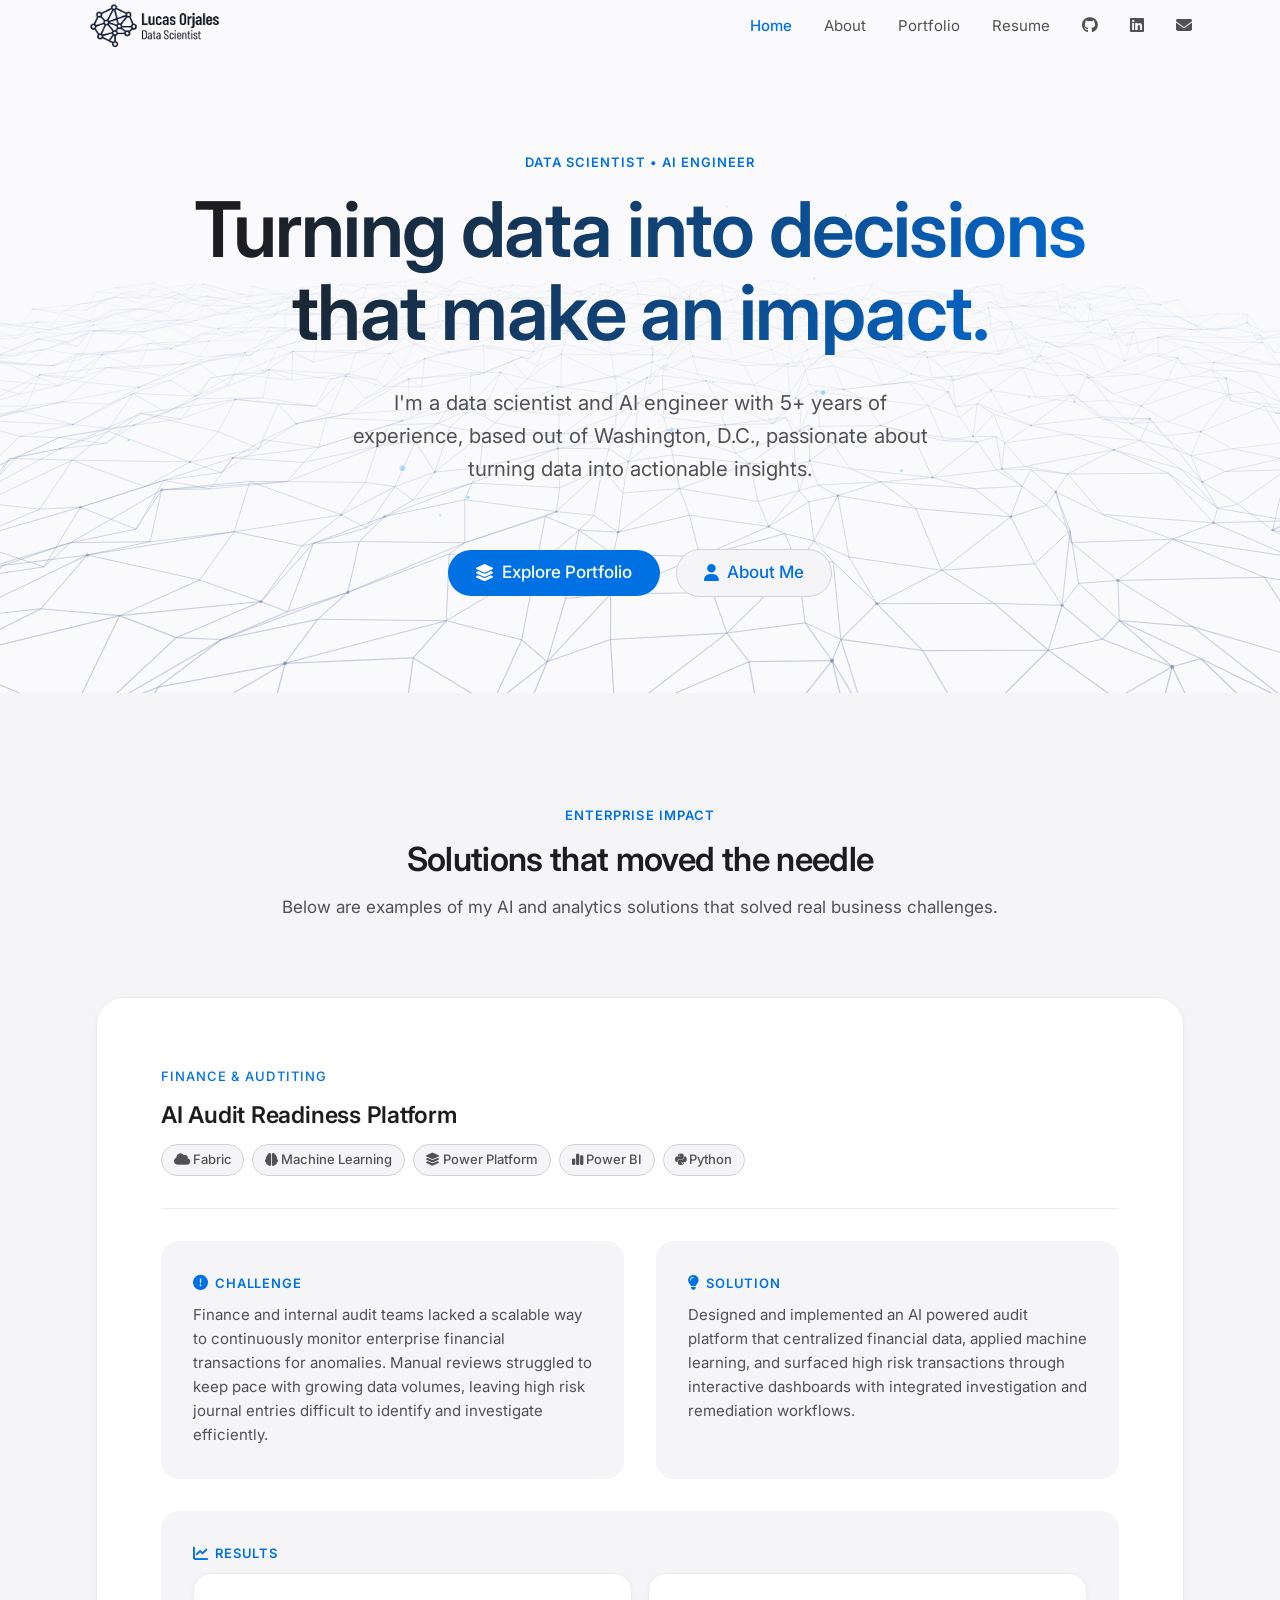
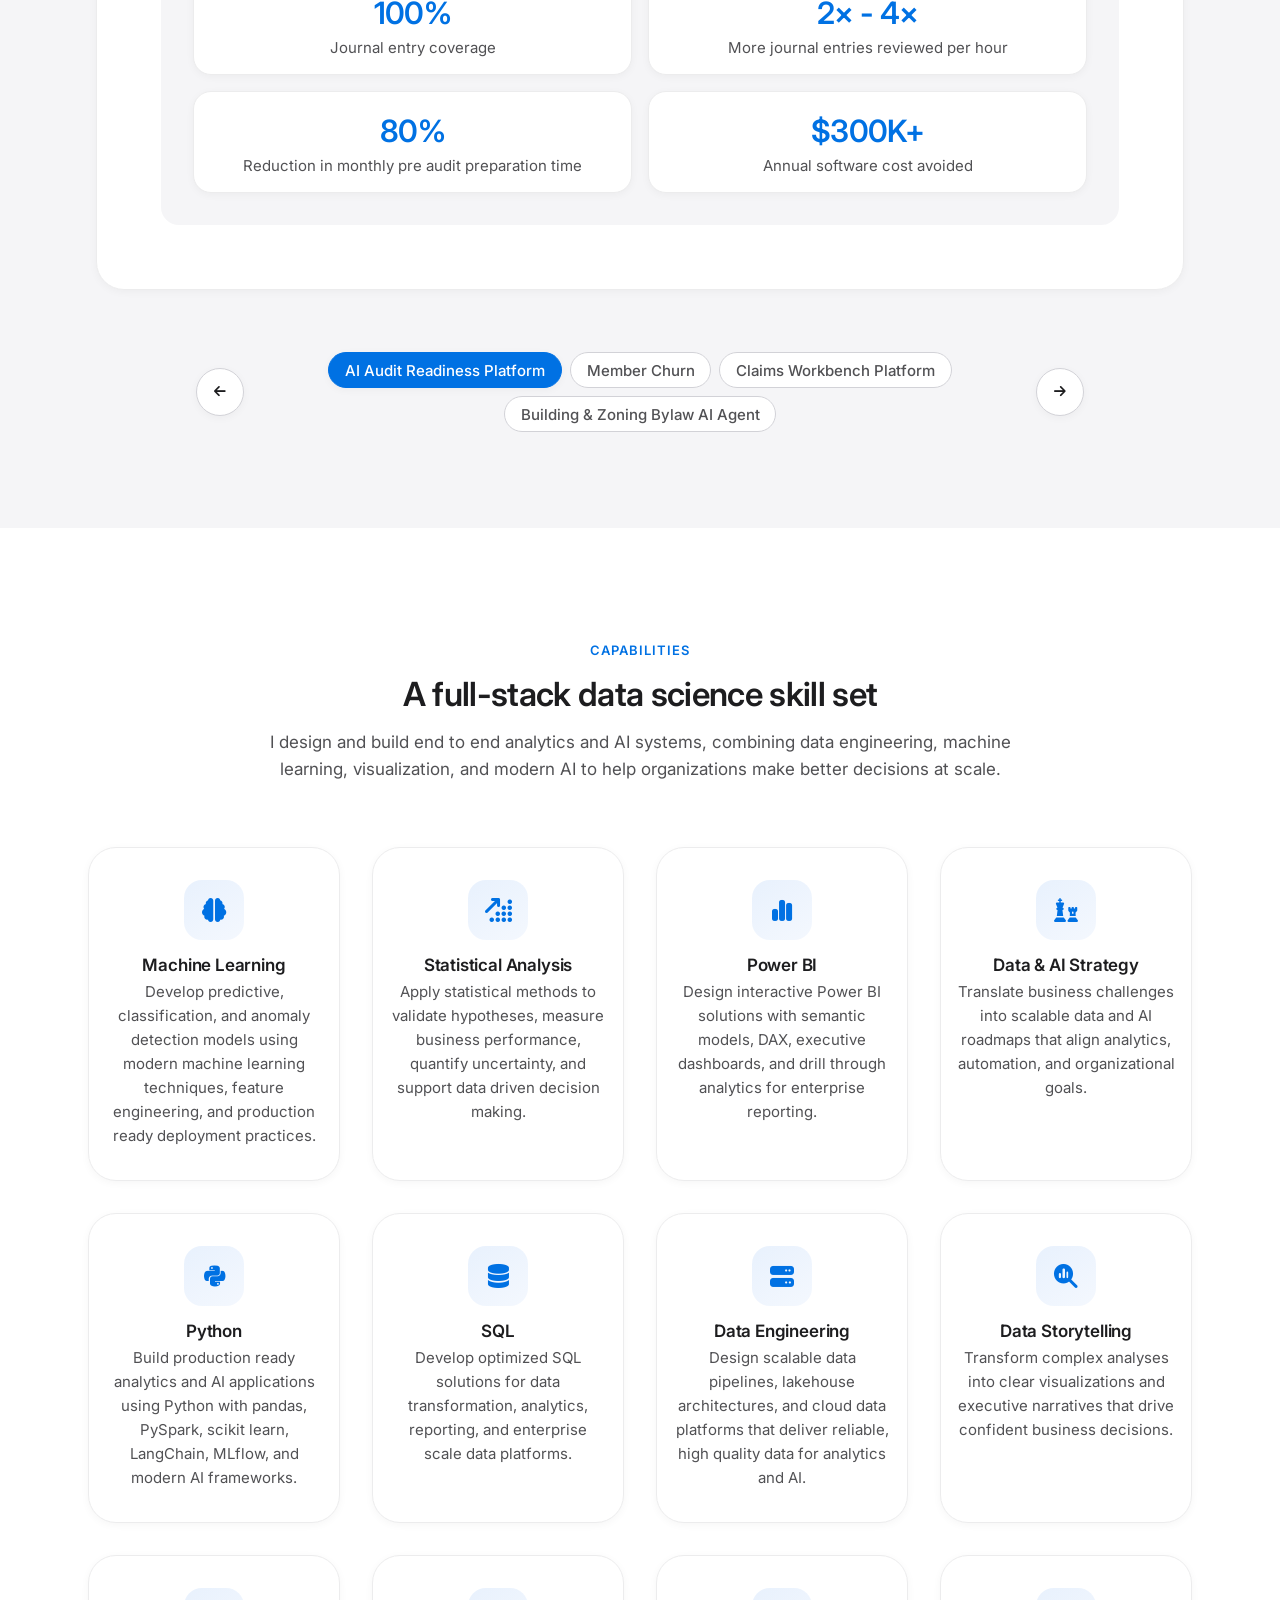
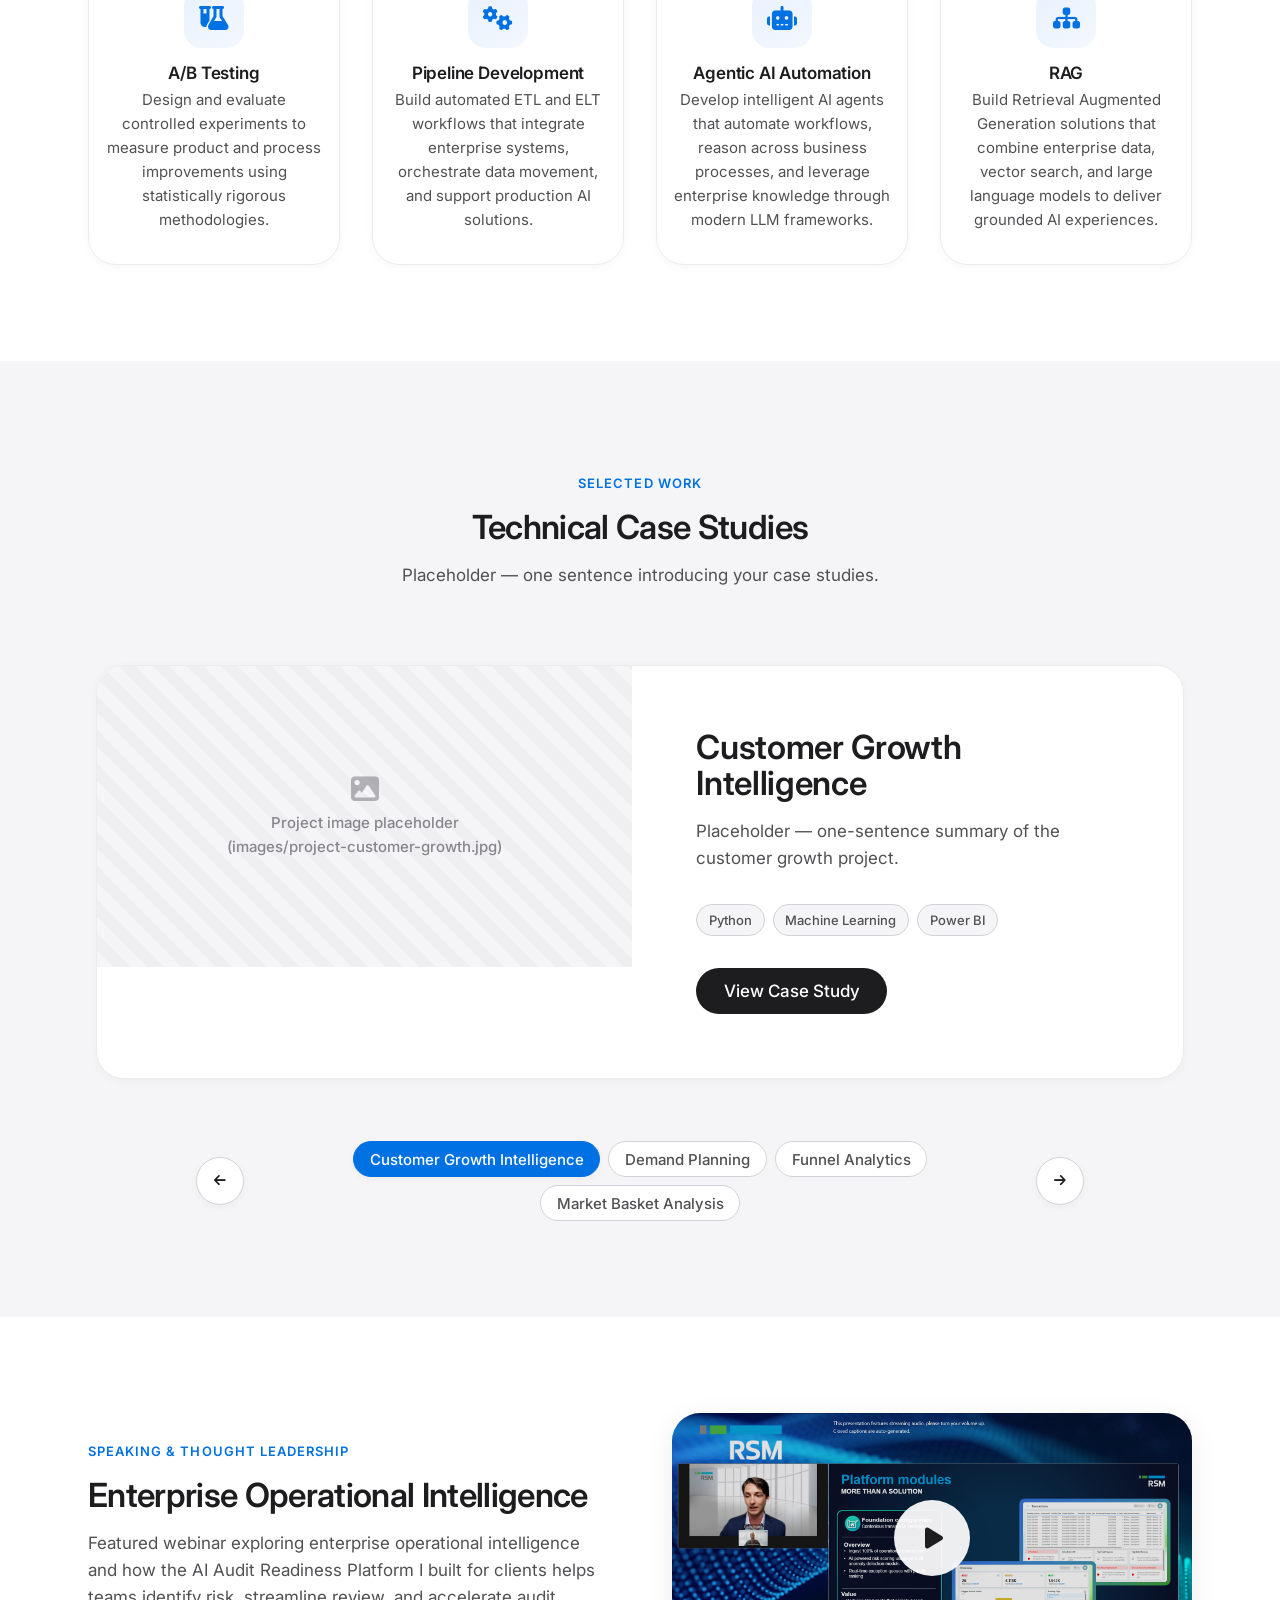
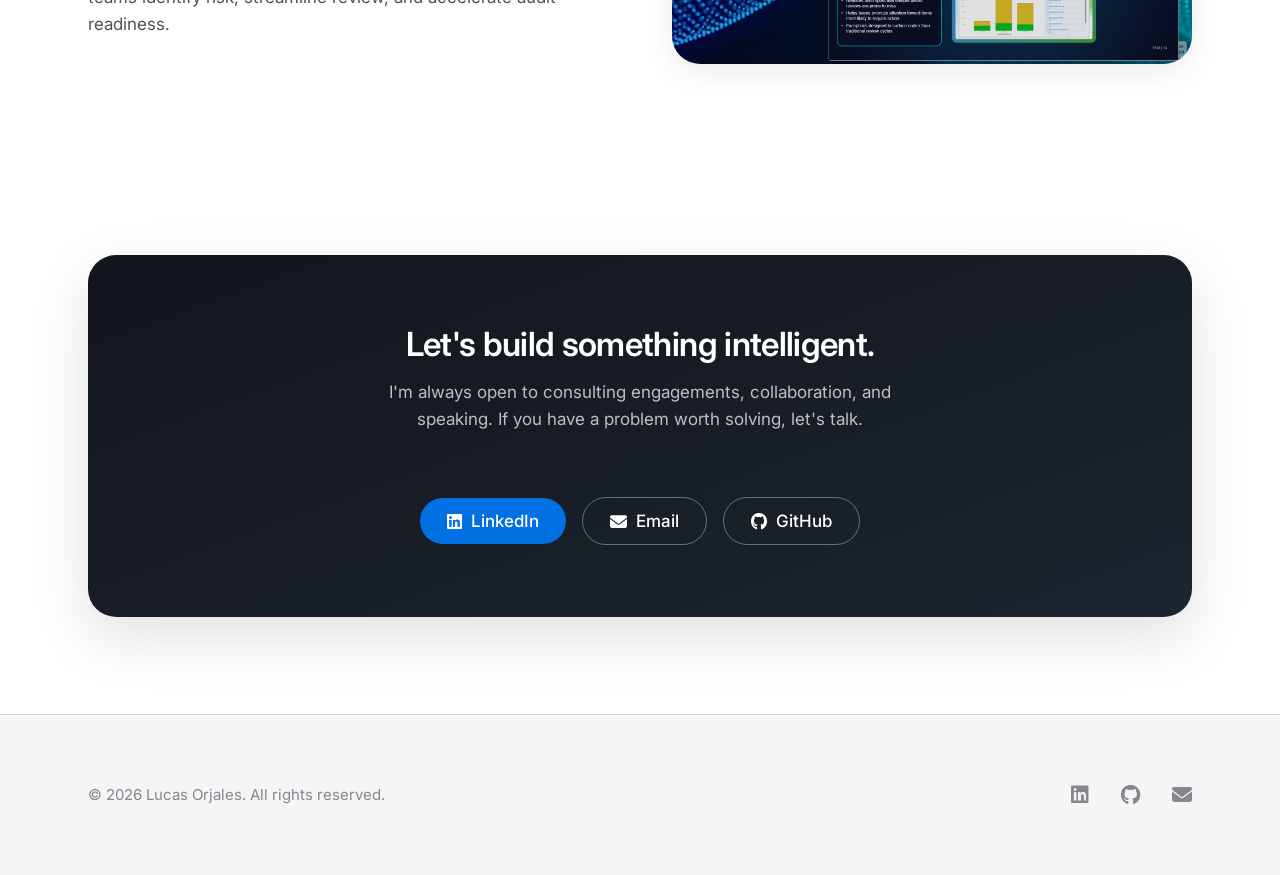
<file: index.html>
<!DOCTYPE html>
<html lang="en">
<head>
  <meta charset="UTF-8" />
  <meta name="viewport" content="width=device-width, initial-scale=1.0" />

  <!-- ==========================================================
       REPLACE: page title & meta description for SEO
       ========================================================== -->
  <title>Lucas Orjales - Data Scientist</title>
  <meta name="description" content="Placeholder: one-line description of who you are and what you do — used by search engines and social previews." />

  <!-- Social / Open Graph preview (REPLACE image + text) -->
  <meta property="og:title" content="Lucas Orjales - Data Scientist" />
  <meta property="og:description" content="Placeholder social share description." />
  <meta property="og:image" content="images/logo_white.png" />
  <meta property="og:type" content="website" />

  <!-- Favicon (REPLACE with your own icon) -->
  <link rel="icon" type="image/png" href="images/icon_white.png" />

  <!-- Google Fonts — Inter (clean Apple-like sans-serif) -->
  <link rel="preconnect" href="https://fonts.googleapis.com" />
  <link rel="preconnect" href="https://fonts.gstatic.com" crossorigin />
  <link href="https://fonts.googleapis.com/css2?family=Inter:wght@400;500;600;700&display=swap" rel="stylesheet" />

  <!-- Font Awesome (icons) -->
  <link rel="stylesheet" href="https://cdnjs.cloudflare.com/ajax/libs/font-awesome/6.5.2/css/all.min.css" />

  <!-- Site styles (?v= cache-buster: bump when styles.css changes) -->
  <link rel="stylesheet" href="css/styles.css?v=3" />
</head>
<body>

  <!-- =========================================================================
       NAVIGATION  (identical across pages — keep in sync)
       REPLACE: logo text, GitHub & LinkedIn URLs, resume path
       ========================================================================= -->
  <nav class="nav" aria-label="Primary">
    <div class="nav__inner">
      <!-- REPLACE: your name / initials -->
      <a class="nav__logo" href="index.html">
        <img src="images/logo_black.png" alt="Lucas Orjales Logo">
      </a>

      <div class="nav__links">
        <a class="nav__link" href="index.html">Home</a>
        <a class="nav__link" href="about.html">About</a>
        <a class="nav__link" href="portfolio.html">Portfolio</a>
        <!-- REPLACE: resume PDF path (downloads on click) -->
        <a class="nav__link" href="documents/resume.pdf" download>Resume</a>
        <!-- REPLACE: GitHub & LinkedIn URLs -->
        <a class="nav__link nav__link--icon" href="https://github.com/orjalesl" target="_blank" rel="noopener" aria-label="GitHub"><i class="fa-brands fa-github"></i></a>
        <a class="nav__link nav__link--icon" href="https://www.linkedin.com/in/lucas-penovi-orjales-335543158/"
         target="_blank" rel="noopener" aria-label="LinkedIn"><i class="fa-brands fa-linkedin"></i></a>
        <a class="nav__link nav__link--icon" href="mailto:lporjales@gmail.com" aria-label="Email"><i class="fa-solid fa-envelope"></i></a>
      </div>

      <!-- Hamburger (mobile only) -->
      <button class="nav__toggle" aria-label="Open menu" aria-expanded="false" aria-controls="mobileMenu">
        <span></span><span></span>
      </button>
    </div>
  </nav>

  <!-- Mobile menu (mirrors nav links) -->
  <div class="mobile-menu" id="mobileMenu">
    <a href="index.html"><i class="fa-solid fa-house"></i>Home</a>
    <a href="about.html"><i class="fa-solid fa-user"></i>About</a>
    <a href="portfolio.html"><i class="fa-solid fa-layer-group"></i>Portfolio</a>
    <a href="documents/resume.pdf" download><i class="fa-solid fa-file-arrow-down"></i>Resume</a>
    <a href="https://github.com/yourusername" target="_blank" rel="noopener"><i class="fa-brands fa-github"></i>GitHub</a>
    <a href="https://www.linkedin.com/in/yourusername" target="_blank" rel="noopener"><i class="fa-brands fa-linkedin"></i>LinkedIn</a>
  </div>

  <main>

    <!-- =======================================================================
         HERO
         REPLACE: headline, subheadline, portrait image
         ======================================================================= -->
    <header class="hero hero--graph section--offwhite">
      <!-- Knowledge-graph background animation (see js/hero-graph.js).
           Purely decorative; sits behind all hero content. -->
      <canvas class="hero__canvas" id="heroGraph" aria-hidden="true"></canvas>

      <div class="container">
        <p class="eyebrow" data-reveal>DATA SCIENTIST • AI ENGINEER</p>

        <!-- REPLACE: main headline -->
        <h1 class="hero__title gradient-text" data-reveal data-reveal-delay="1">
          Turning data into decisions that make an impact.
        </h1>

        <!-- REPLACE: subheadline -->
        <p class="hero__subtitle" data-reveal data-reveal-delay="2">
          I'm a data scientist and AI engineer with 5+ years of experience, based out of Washington, D.C., passionate about turning data into actionable insights.
        </p>

        <div class="btn-group btn-group--center" data-reveal data-reveal-delay="3">
          <a class="btn btn--primary" href="portfolio.html"><i class="fa-solid fa-layer-group"></i> Explore Portfolio</a>
          <!-- REPLACE: resume PDF path -->
          <a class="btn btn--secondary" href="about.html"><i class="fa-solid fa-user"></i> About Me</a>
        </div>
      </div>
    </header>

    <!-- =======================================================================
         ENTERPRISE IMPACT
         Each card = one engagement. For every card REPLACE:
           - the title
           - the highlight tags
           - the Challenge and Solution placeholder text
           - the Results KPI cards (metric + one-sentence explanation each)
         ======================================================================= -->
    <section class="section section--mist" aria-labelledby="experience-title">
      <div class="container">
        <div class="section-header" data-reveal>
          <p class="eyebrow">Enterprise Impact</p>
          <h2 id="experience-title">Solutions that moved the needle</h2>
          <p>Below are examples of my AI and analytics solutions that solved real business challenges.</p>
        </div>

        <!-- One-at-a-time carousel; tabs + arrows injected/handled by js/main.js -->
        <div class="carousel" data-carousel data-reveal>
          <div class="carousel__viewport">
            <div class="carousel__track">

              <!-- Experience 1 -->
              <div class="carousel__slide" data-title="AI Audit Readiness Platform">
              <article class="experience-card">
            <span class="tag tag--industry eyebrow"></p> Finance &amp; Audtiting</span>
            <div class="experience-card__head">
              <h3>AI Audit Readiness Platform</h3>
              <div class="tag-list">
                <span class="tag"><i class="fa-solid fa-cloud"></i> Fabric</span>
                <span class="tag"><i class="fa-solid fa-brain"></i> Machine Learning</span>
                <span class="tag"><i class="fa-solid fa-layer-group"></i> Power Platform</span>
                <span class="tag"><i class="fa-solid fa-chart-simple"></i> Power BI</span>
                <span class="tag"><i class="fa-brands fa-python"></i> Python</span>
              </div>
            </div>
            <div class="experience-card__csr">
              <div class="csr-block">
                <div class="csr-block__label"><i class="fa-solid fa-circle-exclamation"></i> Challenge</div>
                <!-- REPLACE: describe the challenge -->
                <p>
                  Finance and internal audit teams lacked a scalable way to continuously monitor enterprise 
                  financial transactions for anomalies. Manual reviews struggled to keep pace with growing 
                  data volumes, leaving high risk journal entries difficult to identify and investigate 
                  efficiently.
                </p>
              </div>
              <div class="csr-block">
                <div class="csr-block__label"><i class="fa-solid fa-lightbulb"></i> Solution</div>
                <!-- REPLACE: describe the solution -->
                <p>
                  Designed and implemented an AI powered audit platform that centralized 
                  financial data, applied machine learning, and surfaced high risk 
                  transactions through interactive dashboards with integrated investigation and remediation workflows.
                </p>
              </div>
              <div class="csr-block">
                <div class="csr-block__label"><i class="fa-solid fa-chart-line"></i> Results</div>
                <!-- REPLACE each KPI: the metric (kpi-mini__value) + a brief
                     sentence explaining it (kpi-mini__desc). Add or remove
                     .kpi-mini blocks to show 3–5 KPIs. -->
                <div class="kpi-grid">
                  <div class="kpi-mini">
                    <div class="kpi-mini__value">100%</div>
                    <p class="kpi-mini__desc">Journal entry coverage</p>
                  </div>
                  <div class="kpi-mini">
                    <div class="kpi-mini__value">2× - 4×</div>
                    <p class="kpi-mini__desc">More journal entries reviewed per hour</p>
                  </div>
                  <div class="kpi-mini">
                    <div class="kpi-mini__value">80%</div>
                    <p class="kpi-mini__desc">Reduction in monthly pre audit preparation time</p>
                  </div>
                  <div class="kpi-mini">
                    <div class="kpi-mini__value">$300K+</div>
                    <p class="kpi-mini__desc">Annual software cost avoided
                    </p>
                  </div>
                </div>
              </div>
            </div>
          </article>
              </div>

              <!-- Experience 2 -->
              <div class="carousel__slide" data-title="Member Churn">
              <article class="experience-card">
            <span class="tag tag--industry eyebrow"> Strategy &amp; Marketing</span>
            <div class="experience-card__head">
              <h3>Member Churn</h3>
              <div class="tag-list">
                <span class="tag"><i class="fa-brands fa-microsoft"></i> Azure</span>
                <span class="tag"><i class="fa-solid fa-brain"></i> Machine Learning</span>
                <span class="tag"><i class="fa-solid fa-chart-simple"></i> Power BI</span>
                <span class="tag"><i class="fa-solid fa-database"></i> SQL</span>
                <span class="tag"><i class="fa-solid fa-square-root-variable"></i> Statistics</span>
              </div>
            </div>
            <div class="experience-card__csr">
              <div class="csr-block">
                <div class="csr-block__label"><i class="fa-solid fa-circle-exclamation"></i> Challenge</div>
                <!-- REPLACE: describe the challenge -->
                <p>
                  Membership growth had plateaued because new acquisitions were offset by customer attrition. 
                  The organization lacked visibility into which members were most likely to leave and the 
                  factors driving churn.
                </p>
              </div>
              <div class="csr-block">
                <div class="csr-block__label"><i class="fa-solid fa-lightbulb"></i> Solution</div>
                <!-- REPLACE: describe the solution -->
                <p>
                  Developed predictive churn models in Azure Machine Learning using demographic, behavioral, and transactional data. 
                  Delivered an interactive Power BI dashboard that translated model outputs into actionable business insights.
                </p>
              </div>
              <div class="csr-block">
                <div class="csr-block__label"><i class="fa-solid fa-chart-line"></i> Results</div>
                <!-- REPLACE each KPI: the metric (kpi-mini__value) + a brief
                     sentence explaining it (kpi-mini__desc). Add or remove
                     .kpi-mini blocks to show 3–5 KPIs. -->
                <div class="kpi-grid">
                  <div class="kpi-mini">
                    <div class="kpi-mini__value">80%+</div>
                    <p class="kpi-mini__desc">Model recall achieved</p>
                  </div>
                  <div class="kpi-mini">
                    <div class="kpi-mini__value">$450K+</div>
                    <p class="kpi-mini__desc">Uncovered potential annual revenue at risk</p>
                  </div>
                  <div class="kpi-mini">
                    <div class="kpi-mini__value">300%+</div>
                    <p class="kpi-mini__desc">ROI from retention campaigns</p>
                  </div>
                  <div class="kpi-mini">
                    <div class="kpi-mini__value">3</div>
                    <p class="kpi-mini__desc">Analytics initiatives launched from project success</p>
                  </div>
                </div>
              </div>
            </div>
          </article>
              </div>

              <!-- Experience 3 -->
              <div class="carousel__slide" data-title="Claims Workbench Platform">
              <article class="experience-card">
            <span class="tag tag--industry eyebrow"> Operations</span>
            <div class="experience-card__head">
              <h3>Claims Workbench Platform</h3>
              <div class="tag-list">
                <span class="tag"><i class="fa-brands fa-microsoft"></i> Azure</span>
                <span class="tag"><i class="fa-solid fa-layer-group"></i> Power Platform</span>
                <span class="tag"><i class="fa-solid fa-database"></i> SQL</span>
                <span class="tag"><i class="fa-solid fa-code-branch"></i> DevOps</span>
                <span class="tag"><i class="fa-brands fa-atlassian"></i></i> JIRA</span>
                
                
              </div>
            </div>
            <div class="experience-card__csr">
              <div class="csr-block">
                <div class="csr-block__label"><i class="fa-solid fa-circle-exclamation"></i> Challenge</div>
                <!-- REPLACE: describe the challenge -->
                <p>
                  Claims processors relied on manual assignment methods that resulted in inconsistent 
                  workloads, missed service level agreements, and growing provider dissatisfaction due 
                  to processing delays.
                </p>
              </div>
              <div class="csr-block">
                <div class="csr-block__label"><i class="fa-solid fa-lightbulb"></i> Solution</div>
                <!-- REPLACE: describe the solution -->
                <p>
                  Designed and developed an intelligent claims workbench that automated claim prioritization, 
                  workload allocation, and processor assignment based on claim urgency, employee skill sets, 
                  daily capacity, and operational constraints. Administrative tools provided supervisors with 
                  real time control over allocation rules and staffing adjustments.
                </p>
              </div>
              <div class="csr-block">
                <div class="csr-block__label"><i class="fa-solid fa-chart-line"></i> Results</div>
                <!-- REPLACE each KPI: the metric (kpi-mini__value) + a brief
                     sentence explaining it (kpi-mini__desc). Add or remove
                     .kpi-mini blocks to show 3–5 KPIs. -->
                <div class="kpi-grid">
                  <div class="kpi-mini">
                    <div class="kpi-mini__value">95%</div>
                    <p class="kpi-mini__desc">Reduction in late claim processing</p>
                  </div>
                  <div class="kpi-mini">
                    <div class="kpi-mini__value">$500K+</div>
                    <p class="kpi-mini__desc">Operational cost savings within 6 months</p>
                  </div>
                  <div class="kpi-mini">
                    <div class="kpi-mini__value">100%</div>
                    <p class="kpi-mini__desc">Automated claim prioritization and assignment</p>
                  </div>
                  <div class="kpi-mini">
                    <div class="kpi-mini__value">Real Time</div>
                    <p class="kpi-mini__desc">Capacity based workload balancing</p>
                  </div>
                </div>
              </div>
            </div>
          </article>
              </div>

              <!-- Experience 4 -->
              <div class="carousel__slide" data-title="Building &amp; Zoning Bylaw AI Agent">
              <article class="experience-card">
            <span class="tag tag--industry eyebrow"> Operations</span>
            <div class="experience-card__head">
              <h3>Building &amp; Zoning Bylaw AI Agent</h3>
              <div class="tag-list">
                <span class="tag"><i class="fa-brands fa-microsoft"></i> Azure</span>
                <span class="tag"><i class="fa-solid fa-layer-group"></i> Power Platform</span>
                <span class="tag"><i class="fa-solid fa-robot"></i> AI Agent</span>
                <span class="tag"><i class="fa-solid fa-sitemap"></i> RAG</span>
                <span class="tag"><i class="fa-solid fa-diagram-project"></i> Langchain</span>
                <span class="tag"><i class="fa-brands fa-python"></i> Python</span>
                
              </div>
            </div>
            <div class="experience-card__csr">
              <div class="csr-block">
                <div class="csr-block__label"><i class="fa-solid fa-circle-exclamation"></i> Challenge</div>
                <!-- REPLACE: describe the challenge -->
                <p>
                  Building inspectors spent significant time manually searching municipal and provincial 
                  bylaws or requesting clarification from subject matter experts, delaying inspections 
                  and permit approvals.
                </p>
              </div>
              <div class="csr-block">
                <div class="csr-block__label"><i class="fa-solid fa-lightbulb"></i> Solution</div>
                <!-- REPLACE: describe the solution -->
                <p>
                  Developed an AI powered conversational agent using Copilot Studio that leveraged 
                  municipal and provincial building regulations to provide inspectors with accurate, 
                  contextual responses during inspections and permitting activities.
                </p>
              </div>
              <div class="csr-block">
                <div class="csr-block__label"><i class="fa-solid fa-chart-line"></i> Results</div>
                <!-- REPLACE each KPI: the metric (kpi-mini__value) + a brief
                     sentence explaining it (kpi-mini__desc). Add or remove
                     .kpi-mini blocks to show 3–5 KPIs. -->
                <div class="kpi-grid">
                  <div class="kpi-mini">
                    <div class="kpi-mini__value">90%</div>
                    <p class="kpi-mini__desc">Reduction in bylaw research time</p>
                  </div>
                  <div class="kpi-mini">
                    <div class="kpi-mini__value">24/7</div>
                    <p class="kpi-mini__desc">Availability of the AI agent</p>
                  </div>
                  <div class="kpi-mini">
                    <div class="kpi-mini__value">100%</div>
                    <p class="kpi-mini__desc">Automated knowledge base updates</p>
                  </div>
                  <div class="kpi-mini">
                    <div class="kpi-mini__value">2×</div>
                    <p class="kpi-mini__desc">Increase in productivity</p>
                  </div>
                </div>
              </div>
            </div>
          </article>
              </div>

            </div>
          </div>

          <div class="carousel__nav">
            <button class="carousel__arrow" type="button" data-carousel-prev aria-label="Previous solution"><i class="fa-solid fa-arrow-left"></i></button>
            <div class="carousel__tabs" role="tablist" aria-label="Solutions"></div>
            <button class="carousel__arrow" type="button" data-carousel-next aria-label="Next solution"><i class="fa-solid fa-arrow-right"></i></button>
          </div>
        </div>
      </div>
    </section>

    <!-- =======================================================================
         FEATURED SKILLS
         REPLACE: one-sentence description under each skill
         ======================================================================= -->
    <section class="section" aria-labelledby="skills-title">
      <div class="container">
        <div class="section-header" data-reveal>
          <p class="eyebrow">Capabilities</p>
          <h2 id="skills-title">A full-stack data science skill set</h2>
          <p>
            I design and build end to end analytics and AI systems, combining data engineering, 
            machine learning, visualization, and modern AI to help organizations 
            make better decisions at scale.
          </p>
        </div>

        <div class="grid grid--auto">
          <!-- Each skill card: REPLACE the one-sentence description -->
          <article class="card skill-card" data-reveal>
            <div class="skill-card__icon"><i class="fa-solid fa-brain"></i></div>
            <h3>Machine Learning</h3>
            <p>Develop predictive, classification, and anomaly detection models using modern machine learning techniques, feature engineering, and production ready deployment practices.</p>
          </article>

          <article class="card skill-card" data-reveal data-reveal-delay="1">
            <div class="skill-card__icon"><i class="fa-solid fa-arrow-up-right-dots"></i></div>
            <h3>Statistical Analysis</h3>
            <p>Apply statistical methods to validate hypotheses, measure business performance, quantify uncertainty, and support data driven decision making.</p>
          </article>

          <article class="card skill-card" data-reveal data-reveal-delay="2">
            <div class="skill-card__icon"><i class="fa-solid fa-chart-simple"></i></div>
            <h3>Power BI</h3>
            <p>Design interactive Power BI solutions with semantic models, DAX, executive dashboards, and drill through analytics for enterprise reporting.</p>
          </article>

          <article class="card skill-card" data-reveal data-reveal-delay="3">
            <div class="skill-card__icon"><i class="fa-solid fa-chess"></i></div>
            <h3>Data &amp; AI Strategy</h3>
            <p>Translate business challenges into scalable data and AI roadmaps that align analytics, automation, and organizational goals.</p>
          </article>

          <article class="card skill-card" data-reveal>
            <div class="skill-card__icon"><i class="fa-brands fa-python"></i></div>
            <h3>Python</h3>
            <p>Build production ready analytics and AI applications using Python with pandas, PySpark, scikit learn, LangChain, MLflow, and modern AI frameworks.</p>
          </article>

          <article class="card skill-card" data-reveal data-reveal-delay="1">
            <div class="skill-card__icon"><i class="fa-solid fa-database"></i></div>
            <h3>SQL</h3>
            <p>Develop optimized SQL solutions for data transformation, analytics, reporting, and enterprise scale data platforms.</p>
          </article>

          <article class="card skill-card" data-reveal data-reveal-delay="2">
            <div class="skill-card__icon"><i class="fa-solid fa-server"></i></div>
            <h3>Data Engineering</h3>
            <p>Design scalable data pipelines, lakehouse architectures, and cloud data platforms that deliver reliable, high quality data for analytics and AI.</p>
          </article>

          <article class="card skill-card" data-reveal data-reveal-delay="3">
            <div class="skill-card__icon"><i class="fa-solid fa-magnifying-glass-chart"></i></div>
            <h3>Data Storytelling</h3>
            <p>Transform complex analyses into clear visualizations and executive narratives that drive confident business decisions.</p>
          </article>

          <article class="card skill-card" data-reveal>
            <div class="skill-card__icon"><i class="fa-solid fa-flask-vial"></i></div>
            <h3>A/B Testing</h3>
            <p>Design and evaluate controlled experiments to measure product and process improvements using statistically rigorous methodologies.</p>
          </article>

          <article class="card skill-card" data-reveal data-reveal-delay="1">
            <div class="skill-card__icon"><i class="fa-solid fa-gears"></i></div>
            <h3>Pipeline Development</h3>
            <p>Build automated ETL and ELT workflows that integrate enterprise systems, orchestrate data movement, and support production AI solutions.</p>
          </article>

          <article class="card skill-card" data-reveal data-reveal-delay="2">
            <div class="skill-card__icon"><i class="fa-solid fa-robot"></i></div>
            <h3>Agentic AI Automation</h3>
            <p>Develop intelligent AI agents that automate workflows, reason across business processes, and leverage enterprise knowledge through modern LLM frameworks.</p>
          </article>

          <article class="card skill-card" data-reveal data-reveal-delay="3">
            <div class="skill-card__icon"><i class="fa-solid fa-sitemap"></i></div>
            <h3>RAG</h3>
            <p>Build Retrieval Augmented Generation solutions that combine enterprise data, vector search, and large language models to deliver grounded AI experiences.</p>
          </article>
        </div>
      </div>
    </section>

    <!-- =======================================================================
         FEATURED PROJECTS  (large horizontal cards)
         REPLACE: summaries, tags, images. Links go to project case studies.
         ======================================================================= -->
    <section class="section section--mist" aria-labelledby="projects-title">
      <div class="container">
        <div class="section-header" data-reveal>
          <p class="eyebrow">Selected Work</p>
          <h2 id="projects-title">Technical Case Studies</h2>
          <p>Placeholder — one sentence introducing your case studies.</p>
        </div>

        <!-- One-at-a-time carousel; tabs + arrows injected/handled by js/main.js -->
        <div class="carousel" data-carousel data-reveal>
          <div class="carousel__viewport">
            <div class="carousel__track">

              <!-- Project 1 -->
              <div class="carousel__slide" data-title="Customer Growth Intelligence">
              <article class="feature-card">
            <div class="feature-card__media">
              <!-- REPLACE with: <img src="images/project-customer-growth.jpg" alt="..."> -->
              <div class="placeholder placeholder--wide">
                <i class="fa-solid fa-image"></i>
                <span>Project image placeholder<br>(images/project-customer-growth.jpg)</span>
              </div>
            </div>
            <div class="feature-card__body">
              <h3>Customer Growth Intelligence</h3>
              <p>Placeholder — one-sentence summary of the customer growth project.</p>
              <div class="tag-list">
                <span class="tag">Python</span>
                <span class="tag">Machine Learning</span>
                <span class="tag">Power BI</span>
              </div>
              <a class="btn btn--dark" href="projects/customer-growth.html">View Case Study</a>
            </div>
          </article>
              </div>

              <!-- Project 2 -->
              <div class="carousel__slide" data-title="Demand Planning">
              <article class="feature-card">
            <div class="feature-card__media">
              <!-- REPLACE with: <img src="images/project-demand-planning.jpg" alt="..."> -->
              <div class="placeholder placeholder--wide">
                <i class="fa-solid fa-image"></i>
                <span>Project image placeholder<br>(images/project-demand-planning.jpg)</span>
              </div>
            </div>
            <div class="feature-card__body">
              <h3>Demand Planning</h3>
              <p>Placeholder — one-sentence summary of the demand planning project.</p>
              <div class="tag-list">
                <span class="tag">Forecasting</span>
                <span class="tag">Time Series</span>
                <span class="tag">Databricks</span>
              </div>
              <a class="btn btn--dark" href="projects/customer-growth-2.html">View Case Study</a>
            </div>
          </article>
              </div>

              <!-- Project 3 -->
              <div class="carousel__slide" data-title="Funnel Analytics">
              <article class="feature-card">
            <div class="feature-card__media">
              <!-- REPLACE with: <img src="images/project-funnel-analysis.jpg" alt="..."> -->
              <div class="placeholder placeholder--wide">
                <i class="fa-solid fa-image"></i>
                <span>Project image placeholder<br>(images/project-funnel-analysis.jpg)</span>
              </div>
            </div>
            <div class="feature-card__body">
              <h3>Funnel Analytics</h3>
              <p>Placeholder — one-sentence summary of the funnel analytics project.</p>
              <div class="tag-list">
                <span class="tag">A/B Testing</span>
                <span class="tag">SQL</span>
                <span class="tag">Statistics</span>
              </div>
              <a class="btn btn--dark" href="projects/funnel-analysis.html">View Case Study</a>
            </div>
          </article>
              </div>

              <!-- Project 4 -->
              <div class="carousel__slide" data-title="Market Basket Analysis">
              <article class="feature-card">
            <div class="feature-card__media">
              <!-- REPLACE with: <img src="images/project-market-basket.jpg" alt="..."> -->
              <div class="placeholder placeholder--wide">
                <i class="fa-solid fa-image"></i>
                <span>Project image placeholder<br>(images/project-market-basket.jpg)</span>
              </div>
            </div>
            <div class="feature-card__body">
              <h3>Market Basket Analysis</h3>
              <p>Placeholder — one-sentence summary of the market basket project.</p>
              <div class="tag-list">
                <span class="tag">Association Rules</span>
                <span class="tag">Python</span>
                <span class="tag">Retail</span>
              </div>
              <a class="btn btn--dark" href="projects/market-basket.html">View Case Study</a>
            </div>
          </article>
              </div>

            </div>
          </div>

          <div class="carousel__nav">
            <button class="carousel__arrow" type="button" data-carousel-prev aria-label="Previous case study"><i class="fa-solid fa-arrow-left"></i></button>
            <div class="carousel__tabs" role="tablist" aria-label="Case studies"></div>
            <button class="carousel__arrow" type="button" data-carousel-next aria-label="Next case study"><i class="fa-solid fa-arrow-right"></i></button>
          </div>
        </div>
      </div>
    </section>

    <!-- =======================================================================
         SPEAKING & THOUGHT LEADERSHIP
         REPLACE: webinar title, description, video/thumbnail
         ======================================================================= -->
    <section class="section" aria-labelledby="speaking-title">
      <div class="container">
        <div class="grid grid--2" style="align-items:center; gap: var(--space-lg);">
          <div data-reveal>
            <p class="eyebrow">Speaking &amp; Thought Leadership</p>
            <h2 id="speaking-title">Enterprise Operational Intelligence</h2>
            <p style="margin-top: var(--space-sm);">
              Featured webinar exploring enterprise operational intelligence and how the AI Audit 
              Readiness Platform I built for clients helps teams identify risk, streamline review, 
              and accelerate audit readiness.
            </p>
          </div>

          <!-- Video thumbnail with play overlay -->
          <div class="video-block" data-reveal data-reveal-delay="1">
            <img 
              src="images/webinar_thumbnail.png" 
              alt="Enterprise Operational Intelligence Webinar"
              class="video-block__thumbnail"
            />

            <a 
              class="video-block__play"
              href="https://rsmcanada.com/events/2026-events/enterprise-operational-intelligence-smarter-decisions-through-ai.html"
              target="_blank"
              rel="noopener noreferrer"
              aria-label="Watch webinar"
            >
              <span><i class="fa-solid fa-play"></i></span>
            </a>
          </div>
        </div>
      </div>
    </section>

    <!-- =======================================================================
         CLOSING CTA  (global .closing-cta component — styles in css/styles.css)
         ======================================================================= -->
    <section class="section">
      <div class="container">
        <div class="closing-cta" data-reveal>
          <h2>Let's build something intelligent.</h2>
          <p>I'm always open to consulting engagements, collaboration, and speaking. If you have a problem worth solving, let's talk.</p>
          <div class="btn-group">
            <a class="btn btn--primary" href="https://www.linkedin.com/in/lucas-penovi-orjales-335543158/" target="_blank" rel="noopener"><i class="fa-brands fa-linkedin"></i> LinkedIn</a>
            <a class="btn btn--ghost" href="mailto:lporjales@gmail.com"><i class="fa-solid fa-envelope"></i> Email</a>
            <a class="btn btn--ghost" href="https://github.com/orjalesl" target="_blank" rel="noopener"><i class="fa-brands fa-github"></i> GitHub</a>
          </div>
        </div>
      </div>
    </section>

  <!-- =========================================================================
       FOOTER  (identical across pages — keep in sync)
       ========================================================================= -->
  <footer class="footer">
    <div class="container footer__inner">
      <p class="footer__copy">© <span id="year">2026</span> Lucas Orjales. All rights reserved. <!-- REPLACE name --></p>
      <div class="footer__socials">
        <a href="https://www.linkedin.com/in/lucas-penovi-orjales-335543158/" target="_blank" rel="noopener" aria-label="LinkedIn"><i class="fa-brands fa-linkedin"></i></a>
        <a href="https://github.com/orjalesl" target="_blank" rel="noopener" aria-label="GitHub"><i class="fa-brands fa-github"></i></a>
        <a href="mailto:lporjales@gmail.com" aria-label="Email"><i class="fa-solid fa-envelope"></i></a>
      </div>
    </div>
  </footer>

  <script src="js/main.js?v=2"></script>
  <!-- Hero knowledge-graph background (home page only) -->
  <script src="js/hero-graph.js"></script>
  <!-- Auto-update footer year -->
  <script>document.getElementById("year").textContent = new Date().getFullYear();</script>
</body>
</html>
</file>
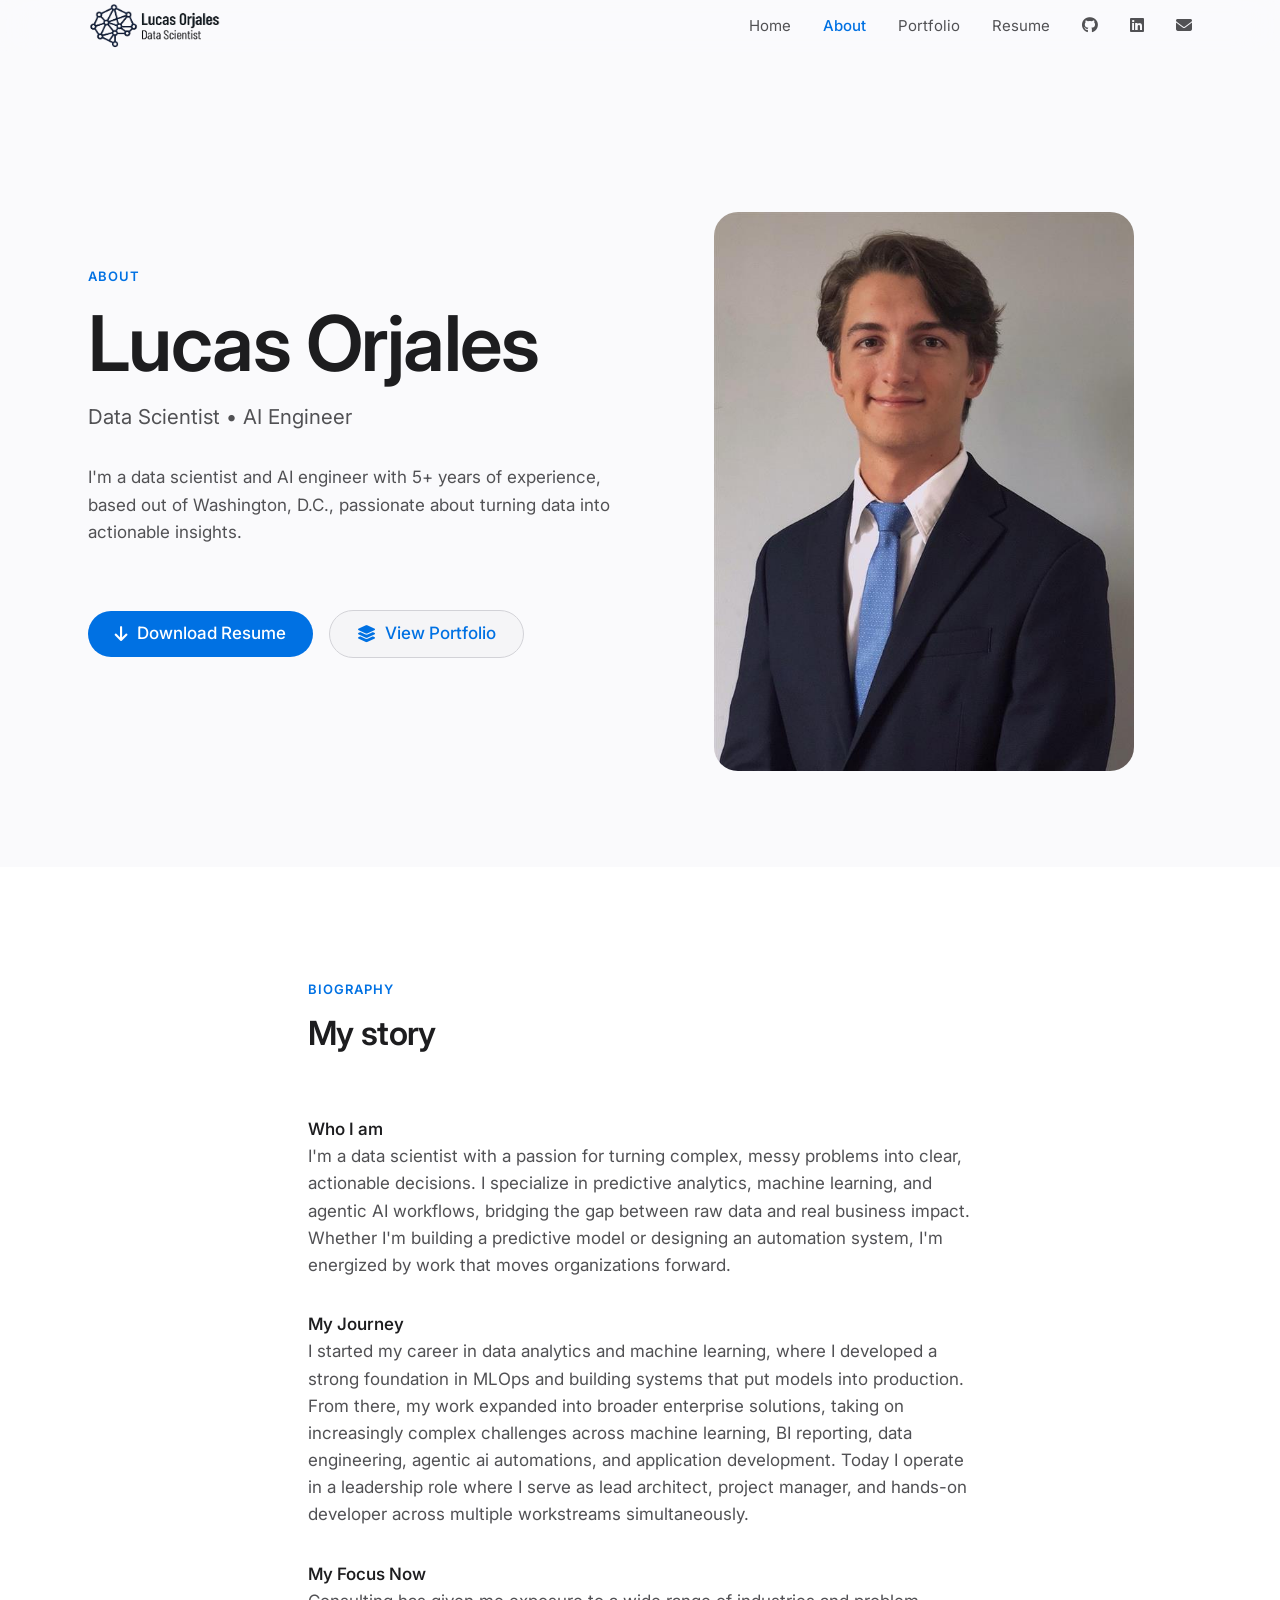
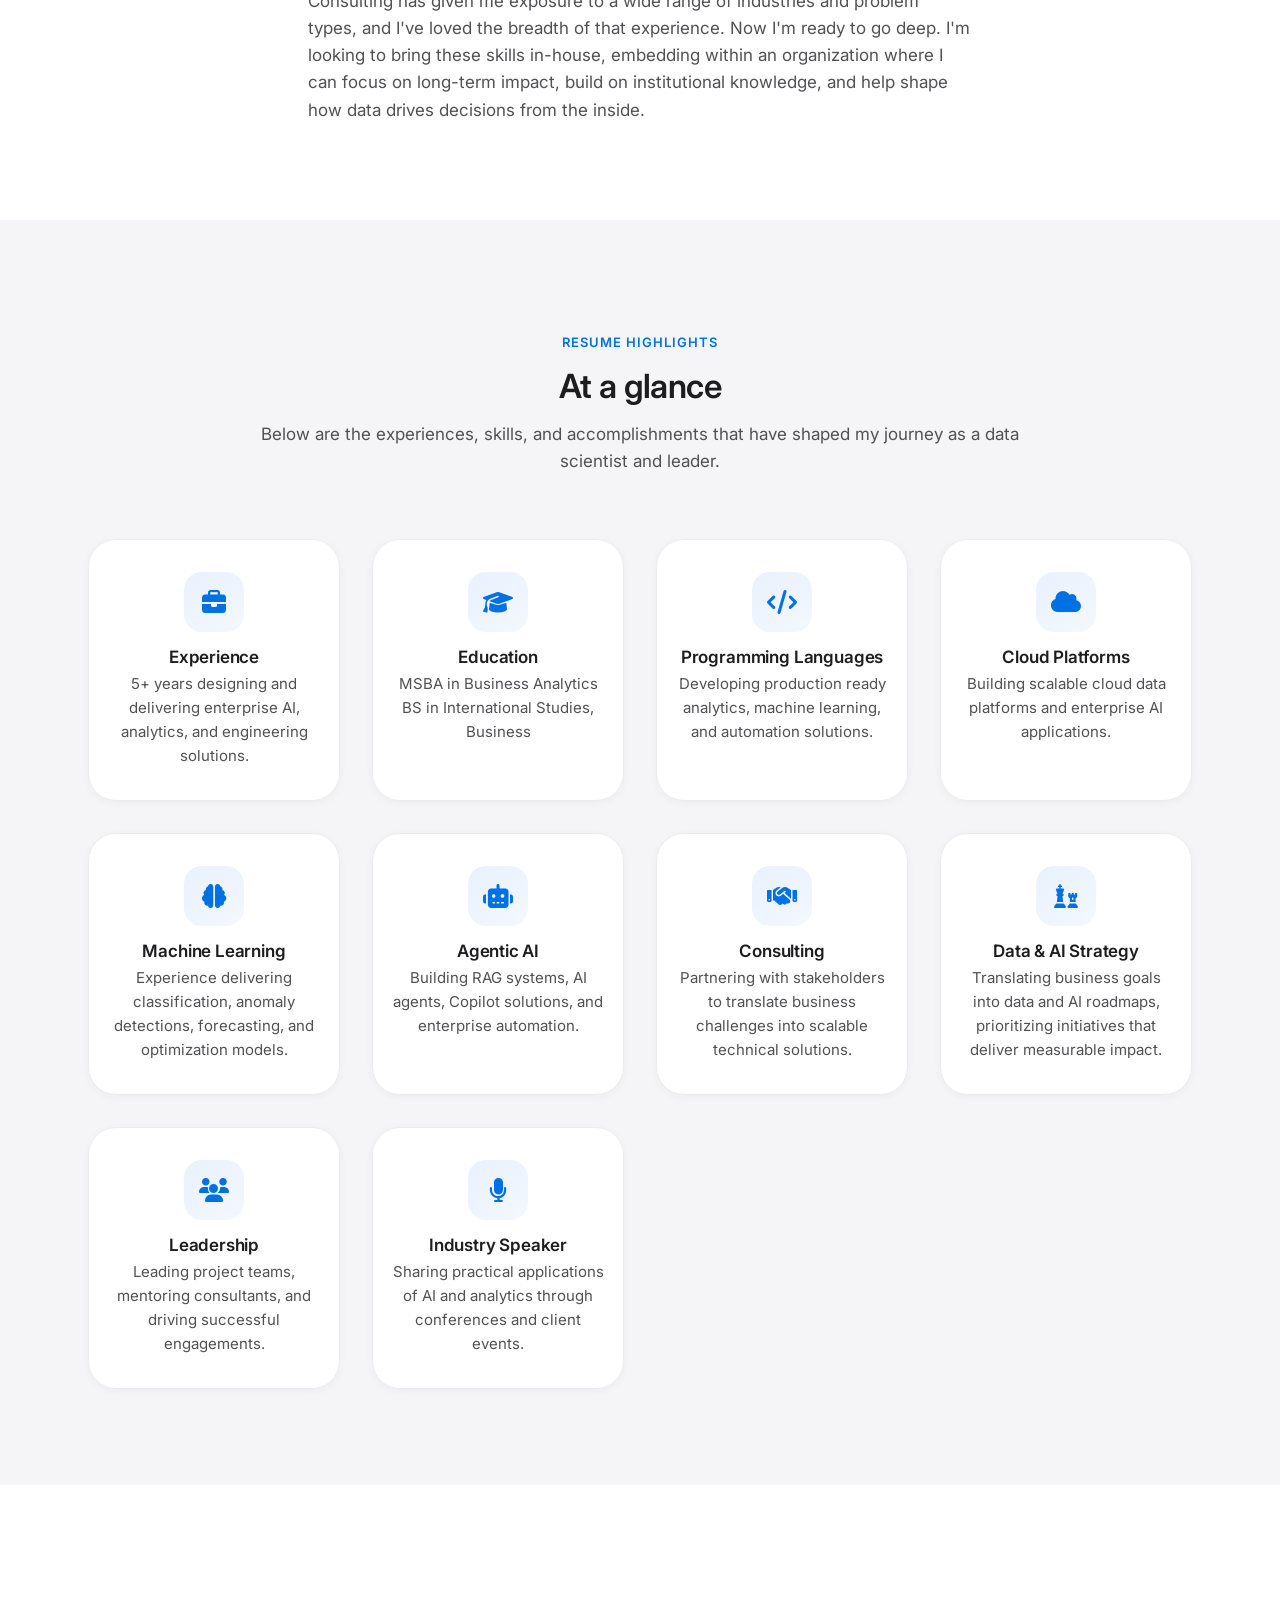
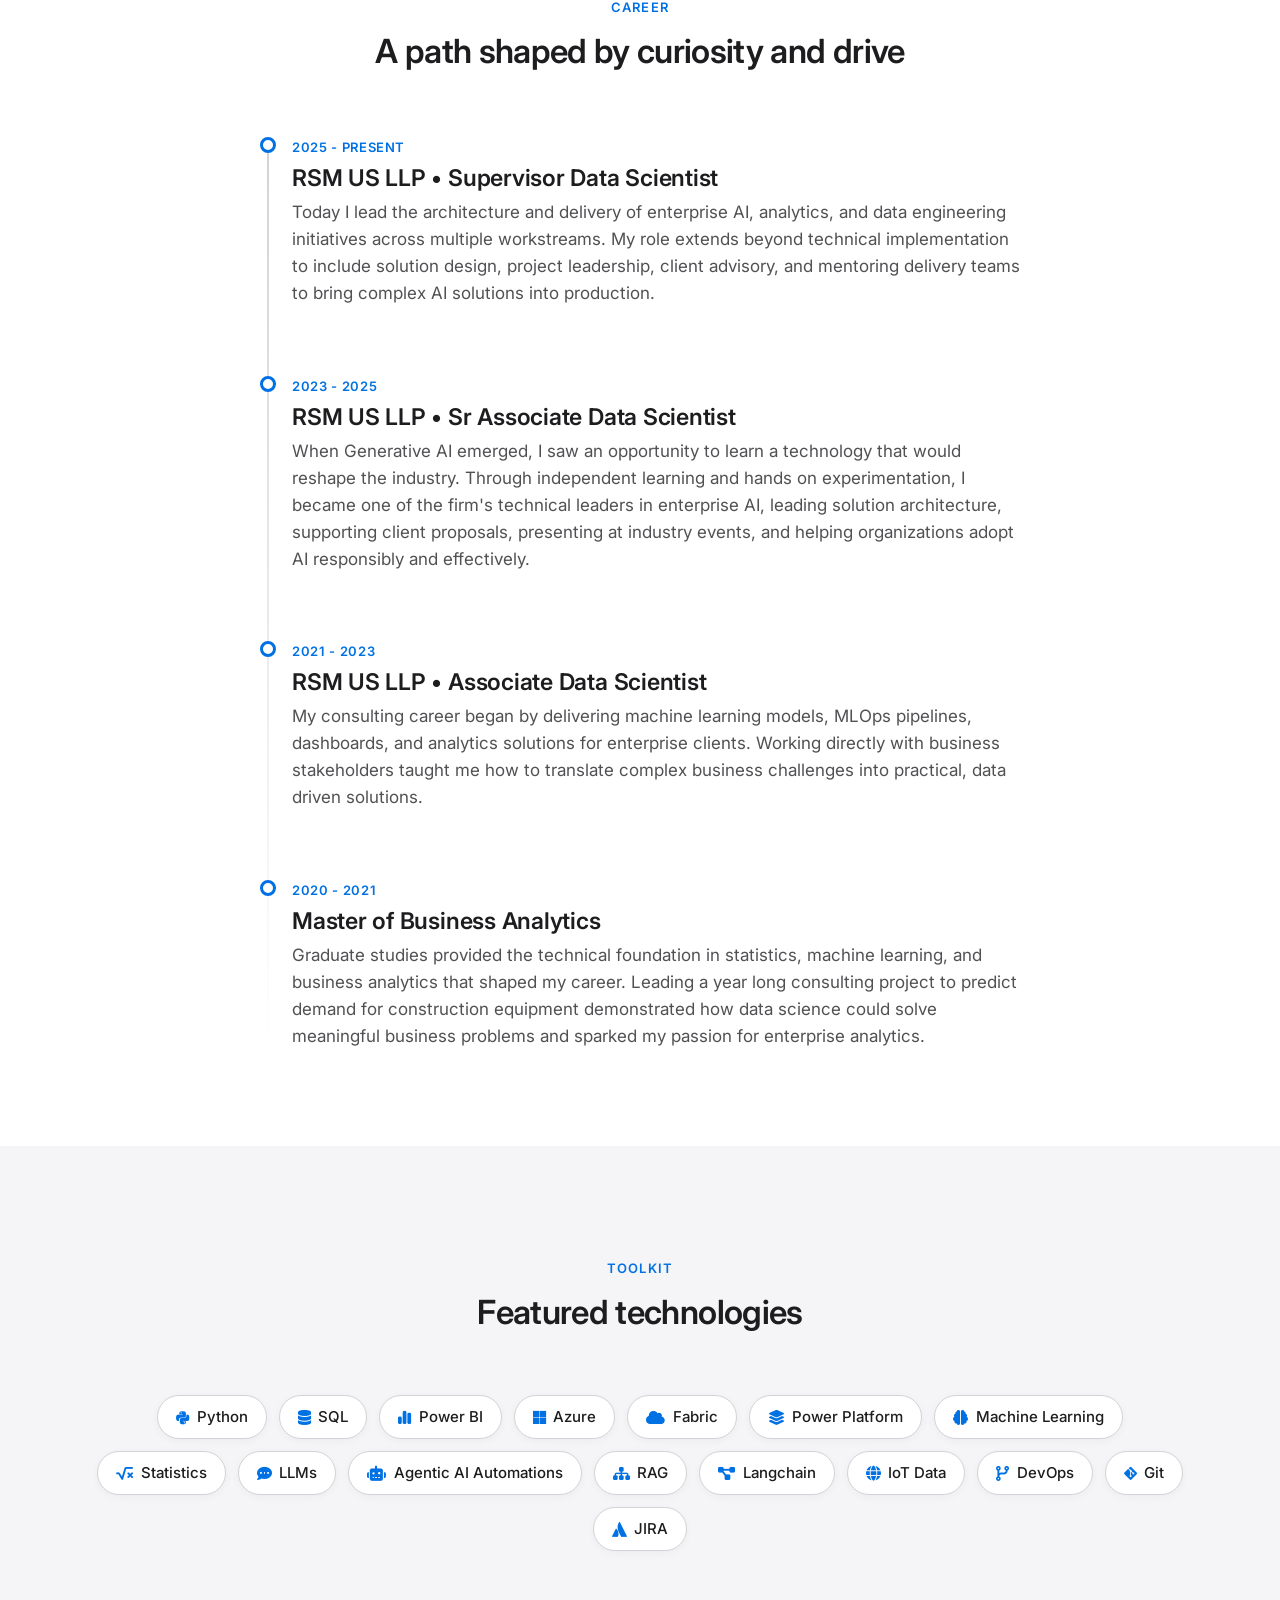
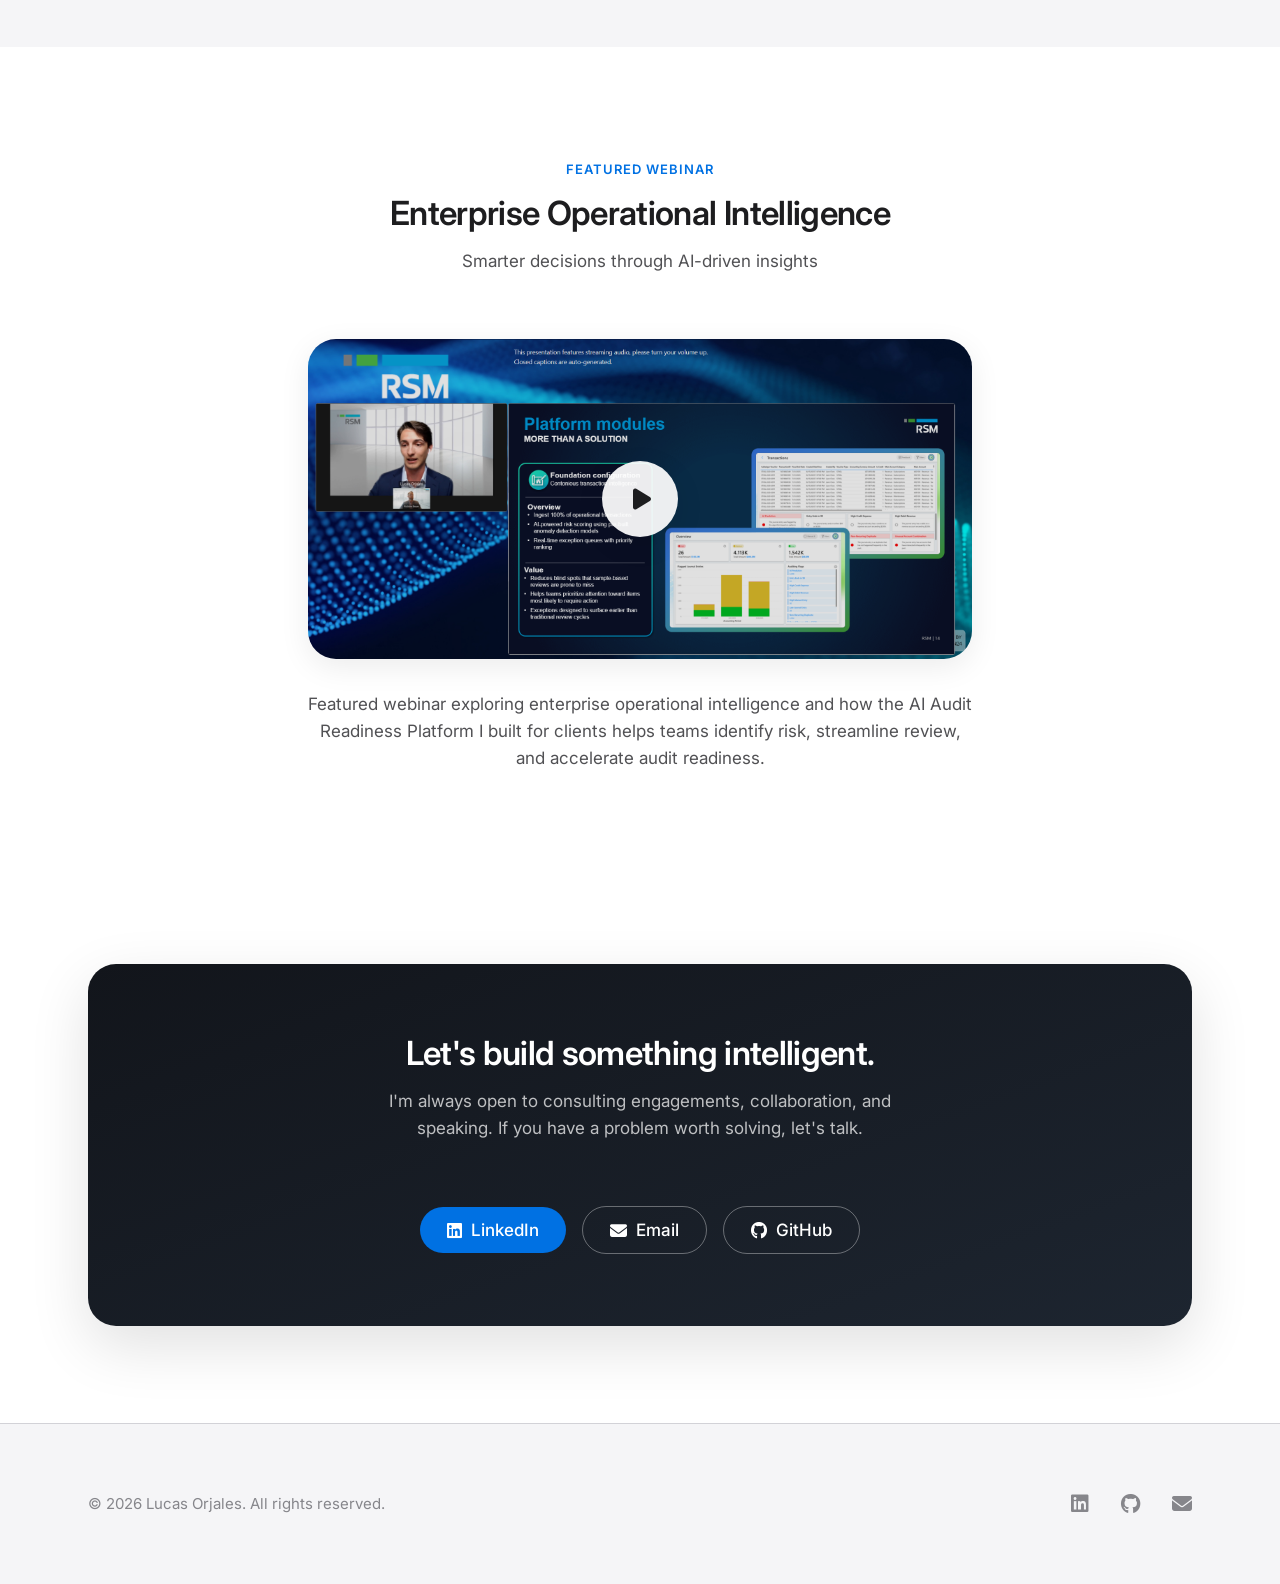
<file: about.html>
<!DOCTYPE html>
<html lang="en">
<head>
  <meta charset="UTF-8" />
  <meta name="viewport" content="width=device-width, initial-scale=1.0" />

  <!-- REPLACE: page title & description -->
  <title>About - Lucas Orjales</title>
  <meta name="description" content="Placeholder: executive biography of a senior data scientist and AI consultant." />

  <!-- Favicon (REPLACE with your own icon) -->
  <link rel="icon" type="image/png" href="images/icon_white.png" />

  <link rel="preconnect" href="https://fonts.googleapis.com" />
  <link rel="preconnect" href="https://fonts.gstatic.com" crossorigin />
  <link href="https://fonts.googleapis.com/css2?family=Inter:wght@400;500;600;700&display=swap" rel="stylesheet" />
  <link rel="stylesheet" href="https://cdnjs.cloudflare.com/ajax/libs/font-awesome/6.5.2/css/all.min.css" />
  <link rel="stylesheet" href="css/styles.css?v=3" />
</head>
<body>

  <!-- NAVIGATION (keep in sync with other pages) -->
  <nav class="nav" aria-label="Primary">
    <div class="nav__inner">
      <a class="nav__logo" href="index.html">
        <img src="images/logo_black.png" alt="Lucas Orjales Logo">
      </a>
      <div class="nav__links">
        <a class="nav__link" href="index.html">Home</a>
        <a class="nav__link" href="about.html">About</a>
        <a class="nav__link" href="portfolio.html">Portfolio</a>
        <a class="nav__link" href="documents/Lucas Orjales Resume.pdf" download>Resume</a>
        <a class="nav__link nav__link--icon" href="https://github.com/orjalesl" target="_blank" rel="noopener" aria-label="GitHub"><i class="fa-brands fa-github"></i></a>
        <a class="nav__link nav__link--icon" href="https://www.linkedin.com/in/lucas-penovi-orjales-335543158/" target="_blank" rel="noopener" aria-label="LinkedIn"><i class="fa-brands fa-linkedin"></i></a>
        <a class="nav__link nav__link--icon" href="mailto:lporjales@gmail.com" aria-label="Email"><i class="fa-solid fa-envelope"></i></a>
      </div>
      <button class="nav__toggle" aria-label="Open menu" aria-expanded="false" aria-controls="mobileMenu">
        <span></span><span></span>
      </button>
    </div>
  </nav>

  <div class="mobile-menu" id="mobileMenu">
    <a href="index.html"><i class="fa-solid fa-house"></i>Home</a>
    <a href="about.html"><i class="fa-solid fa-user"></i>About</a>
    <a href="portfolio.html"><i class="fa-solid fa-layer-group"></i>Portfolio</a>
    <a href="documents/Lucas Orjales Resume.pdf" download><i class="fa-solid fa-file-arrow-down"></i>Resume</a>
    <a href="https://github.com/yourusername" target="_blank" rel="noopener"><i class="fa-brands fa-github"></i>GitHub</a>
    <a href="https://www.linkedin.com/in/yourusername" target="_blank" rel="noopener"><i class="fa-brands fa-linkedin"></i>LinkedIn</a>
  </div>

  <main>

    <!-- =======================================================================
         HERO — executive introduction
         REPLACE: photo, name, title, mission statement
         ======================================================================= -->
    <header class="hero section--offwhite">
      <div class="container">
        <div class="grid grid--2" style="align-items:center; gap: var(--space-x.75); text-align:left;">
          <div data-reveal>
            <p class="eyebrow">About</p>
            <!-- REPLACE: your full name -->
            <h1 class="hero__title" style="margin:0; max-width:600px; text-align:left;">Lucas Orjales</h1>
            <!-- REPLACE: current title -->
            <p class="lead" style="margin-top: var(--space-sm);">Data Scientist • AI Engineer</p>
            <p style="margin-top: var(--space-md); max-width:600px; text-align:left;">
              I'm a data scientist and AI engineer with 5+ years of experience, based out of Washington, D.C., passionate about turning data into actionable insights.
            </p>
            <div class="btn-group" style="margin-top: var(--space-lg);">
              <a class="btn btn--primary" href="documents/Lucas Orjales Resume.pdf" download>
                <i class="fa-solid fa-arrow-down"></i> Download Resume
              </a>
              <a class="btn btn--secondary" href="portfolio.html">
                <i class="fa-solid fa-layer-group"></i> View Portfolio</a>
            </div>
          </div>

          <!-- Professional photo placeholder -->
          <div data-reveal data-reveal-delay="1">
            <!-- REPLACE with: <img src="images/portrait-about.jpg" alt="Your Name"> -->
            <div class="hero-home__portrait" data-reveal data-reveal-delay="4">
              <img
                src="images/portrait-hero.jpg"
                alt="Professional portrait of Your Name"
                class="hero-home__portrait-image"
              />
            </div>
          </div>
        </div>
      </div>
    </header>

    <!-- =======================================================================
         BIOGRAPHY
         REPLACE: your full story — write freely in these paragraphs
         ======================================================================= -->
    <section class="section" aria-labelledby="bio-title">
      <div class="container container--narrow">
        <div class="section-header" data-reveal style="text-align:left;">
          <p class="eyebrow">Biography</p>
          <h2 id="bio-title">My story</h2>
        </div>
        <div data-reveal data-reveal-delay="1">
          <p style="margin-top: var(--space-md); font-size: var(--fs-body); color: var(--color-charcoal); font-weight:550">Who I am</p>
          <!-- REPLACE: Biography goes here (paragraph 1) -->
          <p>
            I'm a data scientist with a passion for turning complex, messy problems into clear, actionable 
            decisions. I specialize in predictive analytics, machine learning, and agentic AI workflows, bridging 
            the gap between raw data and real business impact. Whether I'm building a predictive model  
            or designing an automation system, I'm energized by work that moves organizations forward.
          </p>
          <!-- REPLACE: Biography goes here (paragraph 2) -->
          <p style="margin-top: var(--space-md); font-size: var(--fs-body); color: var(--color-charcoal); font-weight:550"">My Journey</p>
          <p>
            I started my career in data analytics and machine learning, where I developed a strong foundation 
            in MLOps and building systems that put models into production. From there, my work expanded into 
            broader enterprise solutions, taking on increasingly complex challenges across machine learning, 
            BI reporting, data engineering, agentic ai automations, and application development. 
            Today I operate in a leadership role where I serve as lead architect, project manager, 
            and hands-on developer across multiple workstreams simultaneously.
          </p>
          <!-- REPLACE: Biography goes here (paragraph 3) -->
          <p style="margin-top: var(--space-md); font-size: var(--fs-body); color: var(--color-charcoal); font-weight:550"">My Focus Now</p>
          <p>
            Consulting has given me exposure to a wide range of industries and problem types, 
            and I've loved the breadth of that experience. Now I'm ready to go deep. 
            I'm looking to bring these skills in-house, embedding within an organization 
            where I can focus on long-term impact, build on institutional knowledge, 
            and help shape how data drives decisions from the inside.
          </p>
        </div>
      </div>
    </section>

    <!-- =======================================================================
         RESUME HIGHLIGHTS (icon grid)
         REPLACE: the short description under each category
         ======================================================================= -->
    <section class="section section--mist" aria-labelledby="highlights-title">
      <div class="container">
        <div class="section-header" data-reveal>
          <p class="eyebrow">Resume Highlights</p>
          <h2 id="highlights-title">At a glance</h2>
          <p>Below are the experiences, skills, and accomplishments that have shaped my journey as a data scientist and leader.</p>
        </div>

        <div class="grid grid--auto">
          <article class="card skill-card" data-reveal>
            <div class="skill-card__icon"><i class="fa-solid fa-briefcase"></i></div>
            <h3>Experience</h3>
            <p>5+ years designing and delivering enterprise AI, analytics, and engineering solutions.</p>
          </article>
          <article class="card skill-card" data-reveal data-reveal-delay="1">
            <div class="skill-card__icon"><i class="fa-solid fa-graduation-cap"></i></div>
            <h3>Education</h3>
            <p>MSBA in Business Analytics</p>
            <p>BS in International Studies, Business</p>
          </article>
          <article class="card skill-card" data-reveal data-reveal-delay="2">
            <div class="skill-card__icon"><i class="fa-solid fa-code"></i></div>
            <h3>Programming Languages</h3>
            <p>Developing production ready analytics, machine learning, and automation solutions.</p>
          </article>
          <article class="card skill-card" data-reveal data-reveal-delay="3">
            <div class="skill-card__icon"><i class="fa-solid fa-cloud"></i></div>
            <h3>Cloud Platforms</h3>
            <p>
              Building scalable cloud data platforms and enterprise AI applications.
            </p>
          </article>
          <article class="card skill-card" data-reveal>
            <div class="skill-card__icon"><i class="fa-solid fa-brain"></i></div>
            <h3>Machine Learning</h3>
            <p>Experience delivering classification, anomaly detections, forecasting, and optimization models.</p>
          </article>
          <article class="card skill-card" data-reveal data-reveal-delay="1">
            <div class="skill-card__icon"><i class="fa-solid fa-robot"></i></div>
            <h3>Agentic AI</h3>
            <p>Building RAG systems, AI agents, Copilot solutions, and enterprise automation.</p>
          </article>
          <article class="card skill-card" data-reveal data-reveal-delay="2">
            <div class="skill-card__icon"><i class="fa-solid fa-handshake"></i></div>
            <h3>Consulting</h3>
            <p>Partnering with stakeholders to translate business challenges into scalable technical solutions.</p>
          </article>
          <article class="card skill-card" data-reveal data-reveal-delay="3">
            <div class="skill-card__icon"><i class="fa-solid fa-chess"></i></div>
            <h3>Data & AI Strategy</h3>
            <p>Translating business goals into data and AI roadmaps, prioritizing initiatives that deliver measurable impact.</p>
          </article>
          <article class="card skill-card" data-reveal>
            <div class="skill-card__icon"><i class="fa-solid fa-users"></i></div>
            <h3>Leadership</h3>
            <p>Leading project teams, mentoring consultants, and driving successful engagements.</p>
          </article>
          <article class="card skill-card" data-reveal data-reveal-delay="1">
            <div class="skill-card__icon"><i class="fa-solid fa-microphone"></i></div>
            <h3>Industry Speaker</h3>
            <p>Sharing practical applications of AI and analytics through conferences and client events.</p>
          </article>
        </div>
      </div>
    </section>

    <!-- =======================================================================
         CAREER TIMELINE (vertical)
         REPLACE: each date, role, and description
         ======================================================================= -->
    <section class="section" aria-labelledby="timeline-title">
      <div class="container">
        <div class="section-header" data-reveal>
          <p class="eyebrow">Career</p>
          <h2 id="timeline-title">A path shaped by curiosity and drive</h2>
        </div>

        <div class="timeline">
          <div class="timeline__item" data-reveal>
            <span class="timeline__date">2025 - Present</span>
            <h3>RSM US LLP • Supervisor Data Scientist</h3>
            <p>Today I lead the architecture and delivery of enterprise AI, analytics, and data engineering initiatives across multiple workstreams. My role extends beyond technical implementation to include solution design, project leadership, client advisory, and mentoring delivery teams to bring complex AI solutions into production.</p>
          </div>
          <div class="timeline__item" data-reveal>
            <span class="timeline__date">2023 - 2025</span>
            <h3>RSM US LLP • Sr Associate Data Scientist</h3>
            <p>When Generative AI emerged, I saw an opportunity to learn a technology that would reshape the industry. Through independent learning and hands on experimentation, I became one of the firm's technical leaders in enterprise AI, leading solution architecture, supporting client proposals, presenting at industry events, and helping organizations adopt AI responsibly and effectively.</p>
          </div>
          <div class="timeline__item" data-reveal>
            <span class="timeline__date">2021 - 2023</span>
            <h3>RSM US LLP • Associate Data Scientist</h3>
            <p>My consulting career began by delivering machine learning models, MLOps pipelines, dashboards, and analytics solutions for enterprise clients. Working directly with business stakeholders taught me how to translate complex business challenges into practical, data driven solutions.</p>
          </div>
          <div class="timeline__item" data-reveal>
            <span class="timeline__date">2020 - 2021</span>
            <h3>Master of Business Analytics</h3>
            <p>Graduate studies provided the technical foundation in statistics, machine learning, and business analytics that shaped my career. Leading a year long consulting project to predict demand for construction equipment demonstrated how data science could solve meaningful business problems and sparked my passion for enterprise analytics.</p>
          </div>
        </div>
      </div>
    </section>

    <!-- =======================================================================
         FEATURED TECHNOLOGIES (visual badges)
         Purely visual — edit labels/icons as needed
         ======================================================================= -->
    <section class="section section--mist" aria-labelledby="tech-title">
      <div class="container">
        <div class="section-header" data-reveal>
          <p class="eyebrow">Toolkit</p>
          <h2 id="tech-title">Featured technologies</h2>
        </div>
        <div class="badge-grid" data-reveal data-reveal-delay="1">
          <span class="badge"><i class="fa-brands fa-python"></i> Python</span>
          <span class="badge"><i class="fa-solid fa-database"></i> SQL</span>
          <span class="badge"><i class="fa-solid fa-chart-simple"></i> Power BI</span>
          <span class="badge"><i class="fa-brands fa-microsoft"></i> Azure</span>
          <span class="badge"><i class="fa-solid fa-cloud"></i> Fabric</span>
          <span class="badge"><i class="fa-solid fa-layer-group"></i> Power Platform</span>
          <span class="badge"><i class="fa-solid fa-brain"></i> Machine Learning</span>
          <span class="badge"><i class="fa-solid fa-square-root-variable"></i> Statistics</span>
          <span class="badge"><i class="fa-solid fa-comment-dots"></i> LLMs</span>
          <span class="badge"><i class="fa-solid fa-robot"></i> Agentic AI Automations</span>
          <span class="badge"><i class="fa-solid fa-sitemap"></i> RAG</span>
          <span class="badge"><i class="fa-solid fa-diagram-project"></i> Langchain</span>
          <span class="badge"><i class="fa-solid fa-globe"></i> IoT Data</span>
          <span class="badge"><i class="fa-solid fa-code-branch"></i> DevOps</span>
          <span class="badge"><i class="fa-brands fa-git-alt"></i> Git</span>
          <span class="badge"><i class="fa-brands fa-atlassian"></i></i> JIRA</span>
          
        </div>
      </div>
    </section>

    <!-- =======================================================================
         FEATURED WEBINAR (large embedded video placeholder)
         REPLACE: video embed + description below
         ======================================================================= -->
    <section class="section" id="webinar" aria-labelledby="webinar-title">
      <div class="container container--narrow">
        <div class="section-header" data-reveal>
          <p class="eyebrow">Featured Webinar</p>
          <h2 id="webinar-title">Enterprise Operational Intelligence</h2>
          <p>
            Smarter decisions through AI-driven insights
          </p>
        </div>

        <div class="video-block" data-reveal data-reveal-delay="1">
            <img 
              src="images/webinar_thumbnail.png" 
              alt="Enterprise Operational Intelligence Webinar"
              class="video-block__thumbnail"
            />

            <a 
              class="video-block__play"
              href="https://rsmcanada.com/events/2026-events/enterprise-operational-intelligence-smarter-decisions-through-ai.html"
              target="_blank"
              rel="noopener noreferrer"
              aria-label="Watch webinar"
            >
              <span><i class="fa-solid fa-play"></i></span>
            </a>
          </div>

        <p data-reveal data-reveal-delay="2" style="margin-top: var(--space-md); text-align:center;">
          Featured webinar exploring enterprise operational intelligence and how the AI Audit Readiness 
          Platform I built for clients helps teams identify risk, streamline review, and accelerate audit 
          readiness.
        </p>
      </div>
    </section>

    <!-- =======================================================================
         CLOSING CTA  (global .closing-cta component — styles in css/styles.css)
         ======================================================================= -->
    <section class="section">
      <div class="container">
        <div class="closing-cta" data-reveal>
          <h2>Let's build something intelligent.</h2>
          <p>I'm always open to consulting engagements, collaboration, and speaking. If you have a problem worth solving, let's talk.</p>
          <div class="btn-group">
            <a class="btn btn--primary" href="https://www.linkedin.com/in/lucas-penovi-orjales-335543158/" target="_blank" rel="noopener"><i class="fa-brands fa-linkedin"></i> LinkedIn</a>
            <a class="btn btn--ghost" href="mailto:lporjales@gmail.com"><i class="fa-solid fa-envelope"></i> Email</a>
            <a class="btn btn--ghost" href="https://github.com/orjalesl" target="_blank" rel="noopener"><i class="fa-brands fa-github"></i> GitHub</a>
          </div>
        </div>
      </div>
    </section>

  </main>

  <!-- FOOTER (keep in sync) -->
  <footer class="footer">
    <div class="container footer__inner">
      <p class="footer__copy">© <span id="year">2026</span> Lucas Orjales. All rights reserved. <!-- REPLACE name --></p>
      <div class="footer__socials">
        <a href="https://www.linkedin.com/in/lucas-penovi-orjales-335543158/" target="_blank" rel="noopener" aria-label="LinkedIn"><i class="fa-brands fa-linkedin"></i></a>
        <a href="https://github.com/orjalesl" target="_blank" rel="noopener" aria-label="GitHub"><i class="fa-brands fa-github"></i></a>
        <a href="mailto:lporjales@gmail.com" aria-label="Email"><i class="fa-solid fa-envelope"></i></a>
      </div>
    </div>
  </footer>

  <script src="js/main.js"></script>
  <script>document.getElementById("year").textContent = new Date().getFullYear();</script>
</body>
</html>
</file>
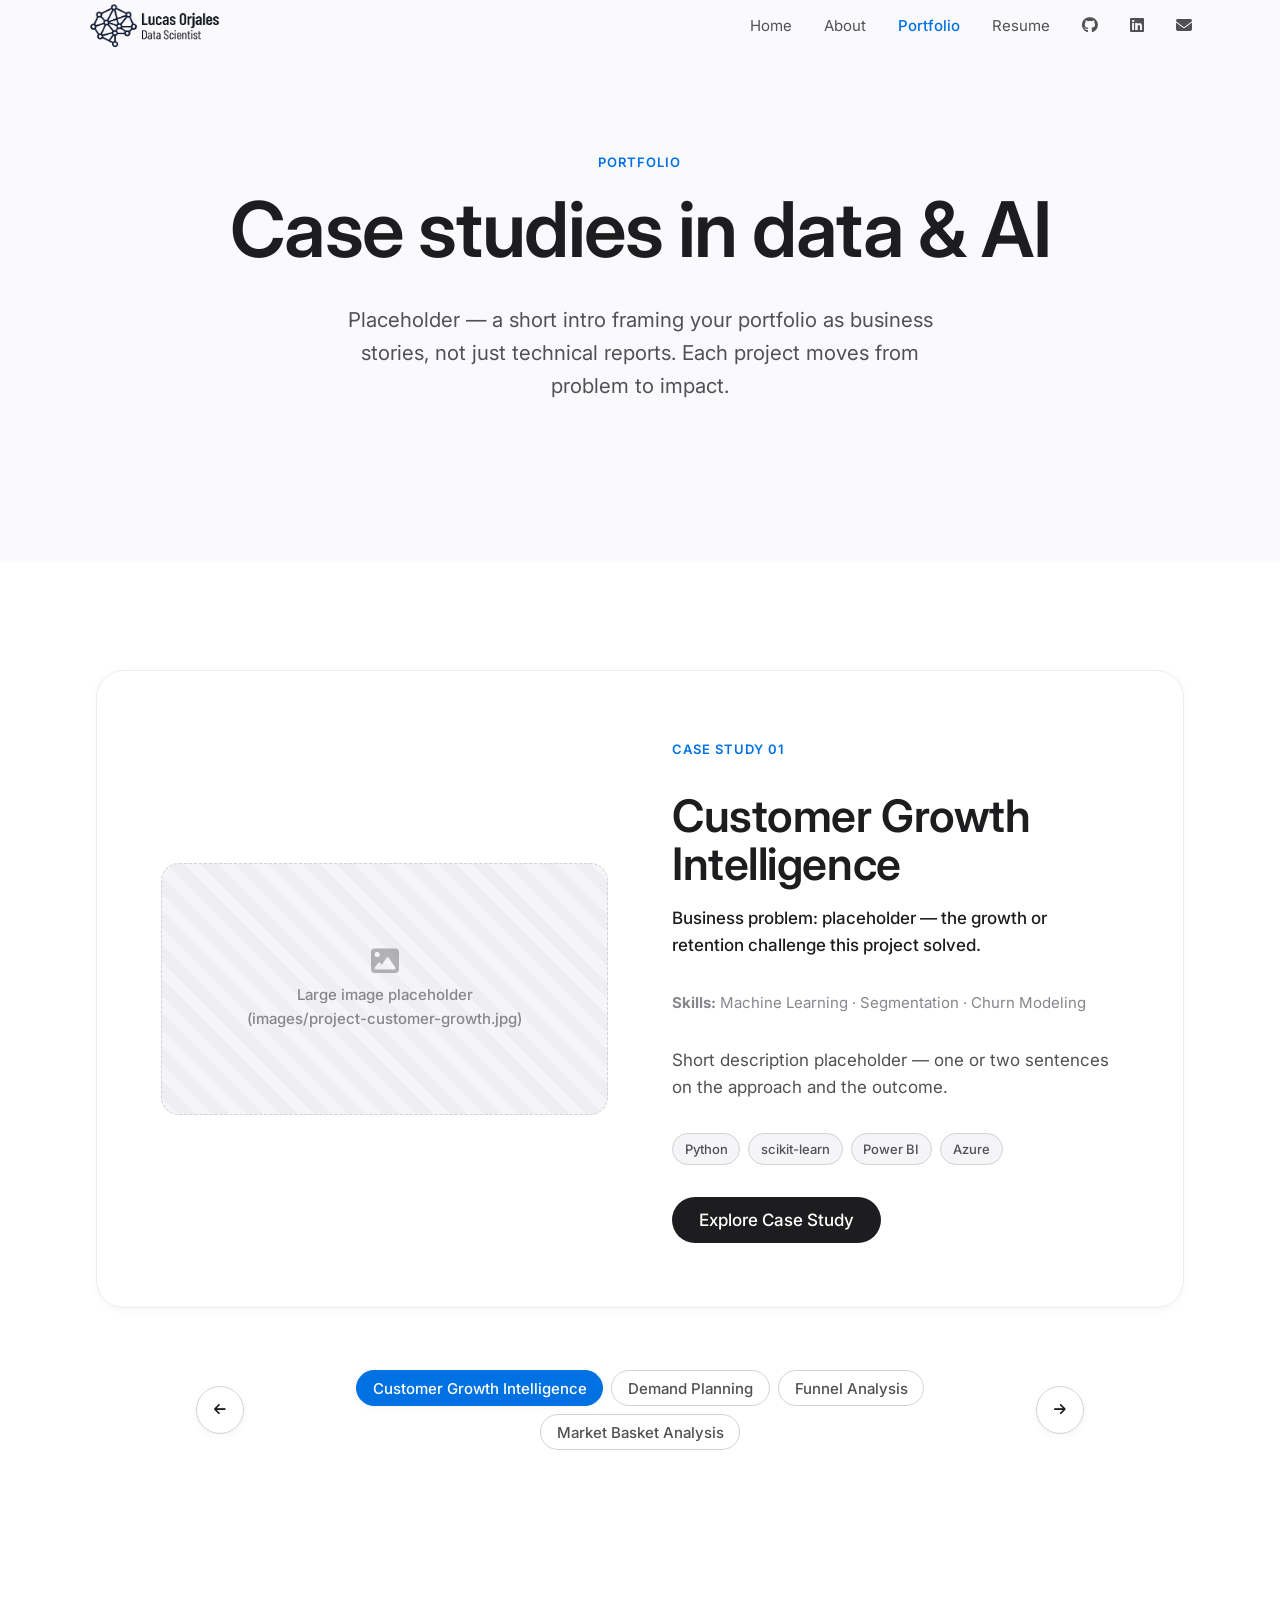
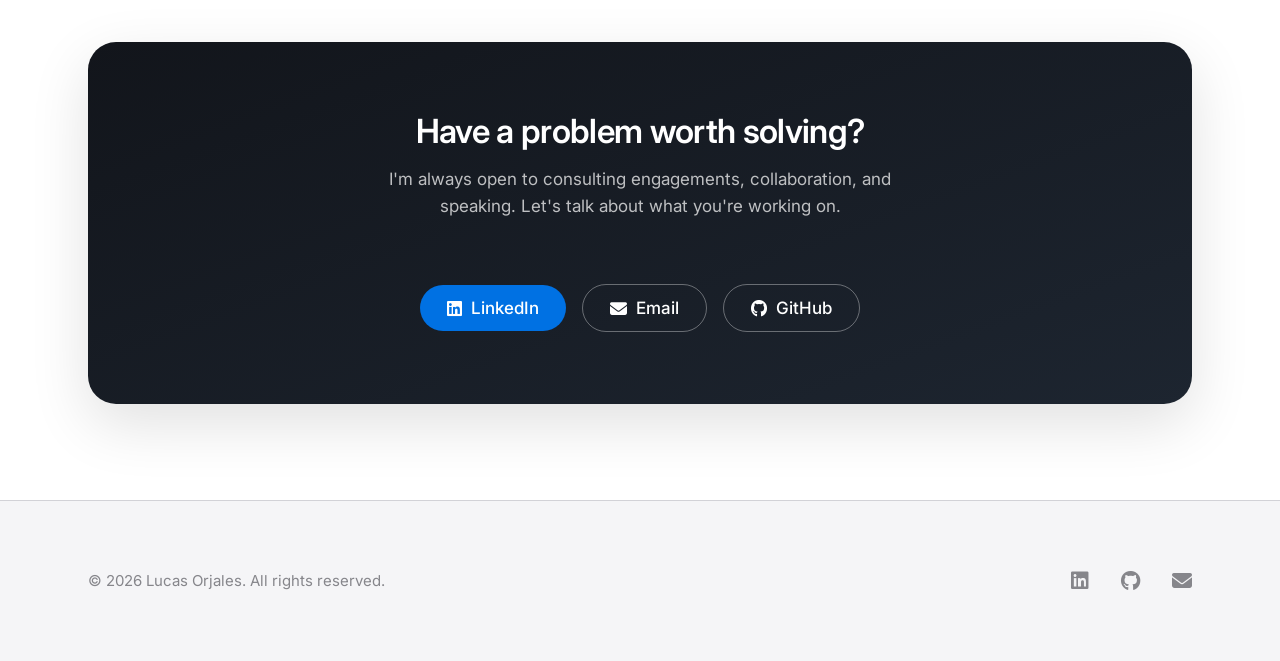
<file: portfolio.html>
<!DOCTYPE html>
<html lang="en">
<head>
  <meta charset="UTF-8" />
  <meta name="viewport" content="width=device-width, initial-scale=1.0" />

  <!-- REPLACE: page title & description -->
  <title>Portfolio - Lucas Orjales</title>
  <meta name="description" content="Placeholder: a showcase of data science and AI case studies." />

  <link rel="icon" type="image/png" href="images/icon_white.png" />

  <link rel="preconnect" href="https://fonts.googleapis.com" />
  <link rel="preconnect" href="https://fonts.gstatic.com" crossorigin />
  <link href="https://fonts.googleapis.com/css2?family=Inter:wght@400;500;600;700&display=swap" rel="stylesheet" />
  <link rel="stylesheet" href="https://cdnjs.cloudflare.com/ajax/libs/font-awesome/6.5.2/css/all.min.css" />
  <link rel="stylesheet" href="css/styles.css?v=3" />
</head>
<body>

  <!-- NAVIGATION (keep in sync) -->
  <nav class="nav" aria-label="Primary">
    <div class="nav__inner">
      <a class="nav__logo" href="index.html">
        <img src="images/logo_black.png" alt="Lucas Orjales Logo">
      </a>
      <div class="nav__links">
        <a class="nav__link" href="index.html">Home</a>
        <a class="nav__link" href="about.html">About</a>
        <a class="nav__link" href="portfolio.html">Portfolio</a>
        <a class="nav__link" href="documents/Lucas Orjales Resume.pdf" download>Resume</a>
        <a class="nav__link nav__link--icon" href="https://github.com/orjalesl" target="_blank" rel="noopener" aria-label="GitHub"><i class="fa-brands fa-github"></i></a>
        <a class="nav__link nav__link--icon" href="https://www.linkedin.com/in/lucas-penovi-orjales-335543158/" target="_blank" rel="noopener" aria-label="LinkedIn"><i class="fa-brands fa-linkedin"></i></a>
        <a class="nav__link nav__link--icon" href="mailto:lporjales@gmail.com" aria-label="Email"><i class="fa-solid fa-envelope"></i></a>
      </div>
      <button class="nav__toggle" aria-label="Open menu" aria-expanded="false" aria-controls="mobileMenu">
        <span></span><span></span>
      </button>
    </div>
  </nav>

  <div class="mobile-menu" id="mobileMenu">
    <a href="index.html"><i class="fa-solid fa-house"></i>Home</a>
    <a href="about.html"><i class="fa-solid fa-user"></i>About</a>
    <a href="portfolio.html"><i class="fa-solid fa-layer-group"></i>Portfolio</a>
    <a href="documents/Lucas Orjales Resume.pdf" download><i class="fa-solid fa-file-arrow-down"></i>Resume</a>
    <a href="https://github.com/yourusername" target="_blank" rel="noopener"><i class="fa-brands fa-github"></i>GitHub</a>
    <a href="https://www.linkedin.com/in/yourusername" target="_blank" rel="noopener"><i class="fa-brands fa-linkedin"></i>LinkedIn</a>
  </div>

  <main>

    <!-- HERO -->
    <header class="hero section--offwhite">
      <div class="container">
        <p class="eyebrow" data-reveal>Portfolio</p>
        <h1 class="hero__title" data-reveal data-reveal-delay="1">Case studies in data &amp; AI</h1>
        <p class="hero__subtitle" data-reveal data-reveal-delay="2">
          Placeholder — a short intro framing your portfolio as business stories,
          not just technical reports. Each project moves from problem to impact.
        </p>
      </div>
    </header>

    <!-- =======================================================================
         PREMIUM SHOWCASE CARDS  (Apple product-page feel)
         Four large cards, each animating in on scroll.
         REPLACE per card: image, title, business problem, skills, description,
         technology chips, and the case-study link.
         ======================================================================= -->
    <section class="section">
      <div class="container">
        <!-- One-at-a-time carousel; tabs + arrows injected/handled by js/main.js -->
        <div class="carousel" data-carousel data-reveal>
          <div class="carousel__viewport">
            <div class="carousel__track">

              <!-- CARD 1 — Customer Growth Intelligence -->
              <div class="carousel__slide" data-title="Customer Growth Intelligence">
              <article class="showcase-card">
            <div class="showcase-card__media">
              <!-- REPLACE with: <img src="images/project-customer-growth.jpg" alt="..."> -->
              <div class="placeholder placeholder--wide">
                <i class="fa-solid fa-image"></i>
                <span>Large image placeholder<br>(images/project-customer-growth.jpg)</span>
              </div>
            </div>
            <div>
              <p class="eyebrow">Case Study 01</p>
              <h3>Customer Growth Intelligence</h3>
              <p class="showcase-card__problem">Business problem: placeholder — the growth or retention challenge this project solved.</p>
              <p class="showcase-card__skills"><strong>Skills:</strong> Machine Learning · Segmentation · Churn Modeling <!-- REPLACE --></p>
              <p>Short description placeholder — one or two sentences on the approach and the outcome.</p>
              <div class="tag-list">
                <span class="tag">Python</span>
                <span class="tag">scikit-learn</span>
                <span class="tag">Power BI</span>
                <span class="tag">Azure</span>
              </div>
              <a class="btn btn--dark" href="projects/customer-growth.html">Explore Case Study</a>
            </div>
          </article>
              </div>

              <!-- CARD 2 — Demand Planning -->
              <div class="carousel__slide" data-title="Demand Planning">
              <article class="showcase-card">
            <div class="showcase-card__media">
              <!-- REPLACE with: <img src="images/project-demand-planning.jpg" alt="..."> -->
              <div class="placeholder placeholder--wide">
                <i class="fa-solid fa-image"></i>
                <span>Large image placeholder<br>(images/project-demand-planning.jpg)</span>
              </div>
            </div>
            <div>
              <p class="eyebrow">Case Study 02</p>
              <h3>Demand Planning</h3>
              <p class="showcase-card__problem">Business problem: placeholder — the forecasting / inventory challenge addressed.</p>
              <p class="showcase-card__skills"><strong>Skills:</strong> Forecasting · Time Series · Optimization <!-- REPLACE --></p>
              <p>Short description placeholder — one or two sentences on the approach and the outcome.</p>
              <div class="tag-list">
                <span class="tag">Python</span>
                <span class="tag">Prophet</span>
                <span class="tag">Databricks</span>
                <span class="tag">Fabric</span>
              </div>
              <a class="btn btn--dark" href="projects/customer-growth-2.html">Explore Case Study</a>
            </div>
          </article>
              </div>

              <!-- CARD 3 — Funnel Analysis -->
              <div class="carousel__slide" data-title="Funnel Analysis">
              <article class="showcase-card">
            <div class="showcase-card__media">
              <!-- REPLACE with: <img src="images/project-funnel-analysis.jpg" alt="..."> -->
              <div class="placeholder placeholder--wide">
                <i class="fa-solid fa-image"></i>
                <span>Large image placeholder<br>(images/project-funnel-analysis.jpg)</span>
              </div>
            </div>
            <div>
              <p class="eyebrow">Case Study 03</p>
              <h3>Funnel Analysis</h3>
              <p class="showcase-card__problem">Business problem: placeholder — the conversion / funnel drop-off challenge.</p>
              <p class="showcase-card__skills"><strong>Skills:</strong> A/B Testing · Statistics · Product Analytics <!-- REPLACE --></p>
              <p>Short description placeholder — one or two sentences on the approach and the outcome.</p>
              <div class="tag-list">
                <span class="tag">SQL</span>
                <span class="tag">Python</span>
                <span class="tag">Statistics</span>
                <span class="tag">Power BI</span>
              </div>
              <a class="btn btn--dark" href="projects/funnel-analysis.html">Explore Case Study</a>
            </div>
          </article>
              </div>

              <!-- CARD 4 — Market Basket Analysis -->
              <div class="carousel__slide" data-title="Market Basket Analysis">
              <article class="showcase-card">
            <div class="showcase-card__media">
              <!-- REPLACE with: <img src="images/project-market-basket.jpg" alt="..."> -->
              <div class="placeholder placeholder--wide">
                <i class="fa-solid fa-image"></i>
                <span>Large image placeholder<br>(images/project-market-basket.jpg)</span>
              </div>
            </div>
            <div>
              <p class="eyebrow">Case Study 04</p>
              <h3>Market Basket Analysis</h3>
              <p class="showcase-card__problem">Business problem: placeholder — the cross-sell / assortment challenge.</p>
              <p class="showcase-card__skills"><strong>Skills:</strong> Association Rules · Recommender Systems <!-- REPLACE --></p>
              <p>Short description placeholder — one or two sentences on the approach and the outcome.</p>
              <div class="tag-list">
                <span class="tag">Python</span>
                <span class="tag">mlxtend</span>
                <span class="tag">Retail</span>
                <span class="tag">SQL</span>
              </div>
              <a class="btn btn--dark" href="projects/market-basket.html">Explore Case Study</a>
            </div>
          </article>
              </div>

            </div>
          </div>

          <div class="carousel__nav">
            <button class="carousel__arrow" type="button" data-carousel-prev aria-label="Previous case study"><i class="fa-solid fa-arrow-left"></i></button>
            <div class="carousel__tabs" role="tablist" aria-label="Case studies"></div>
            <button class="carousel__arrow" type="button" data-carousel-next aria-label="Next case study"><i class="fa-solid fa-arrow-right"></i></button>
          </div>
        </div>
      </div>
    </section>

    <!-- =======================================================================
         CLOSING CTA  (global .closing-cta component — styles in css/styles.css)
         ======================================================================= -->
    <section class="section">
      <div class="container">
        <div class="closing-cta" data-reveal>
          <h2>Have a problem worth solving?</h2>
          <p>I'm always open to consulting engagements, collaboration, and speaking. Let's talk about what you're working on.</p>
          <div class="btn-group">
            <a class="btn btn--primary" href="https://www.linkedin.com/in/lucas-penovi-orjales-335543158/" target="_blank" rel="noopener"><i class="fa-brands fa-linkedin"></i> LinkedIn</a>
            <a class="btn btn--ghost" href="mailto:lporjales@gmail.com"><i class="fa-solid fa-envelope"></i> Email</a>
            <a class="btn btn--ghost" href="https://github.com/orjalesl" target="_blank" rel="noopener"><i class="fa-brands fa-github"></i> GitHub</a>
          </div>
        </div>
      </div>
    </section>

  </main>

  <!-- FOOTER (keep in sync) -->
  <footer class="footer">
    <div class="container footer__inner">
      <p class="footer__copy">© <span id="year">2026</span> Lucas Orjales. All rights reserved. <!-- REPLACE name --></p>
      <div class="footer__socials">
        <a href="https://www.linkedin.com/in/lucas-penovi-orjales-335543158/" target="_blank" rel="noopener" aria-label="LinkedIn"><i class="fa-brands fa-linkedin"></i></a>
        <a href="https://github.com/orjalesl" target="_blank" rel="noopener" aria-label="GitHub"><i class="fa-brands fa-github"></i></a>
        <a href="mailto:lporjales@gmail.com" aria-label="Email"><i class="fa-solid fa-envelope"></i></a>
      </div>
    </div>
  </footer>

  <script src="js/main.js?v=2"></script>
  <script>document.getElementById("year").textContent = new Date().getFullYear();</script>
</body>
</html>
</file>
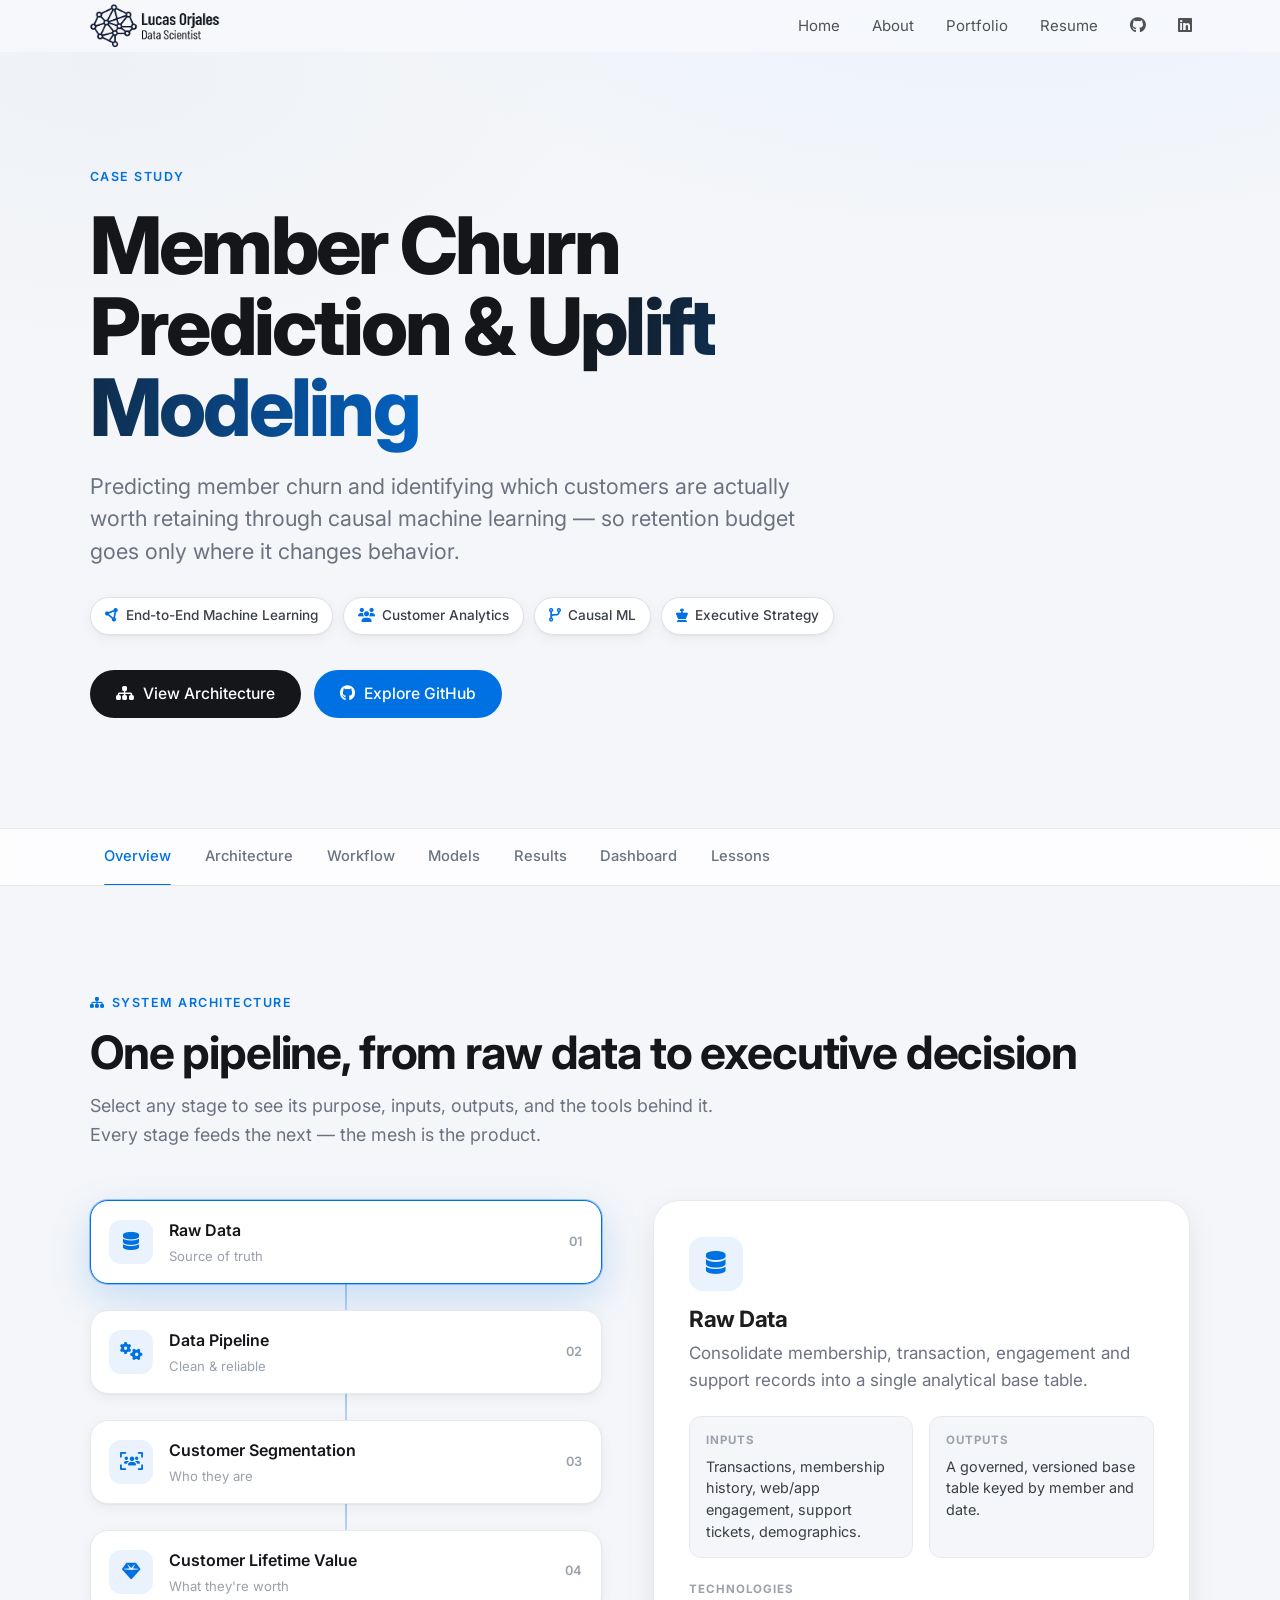
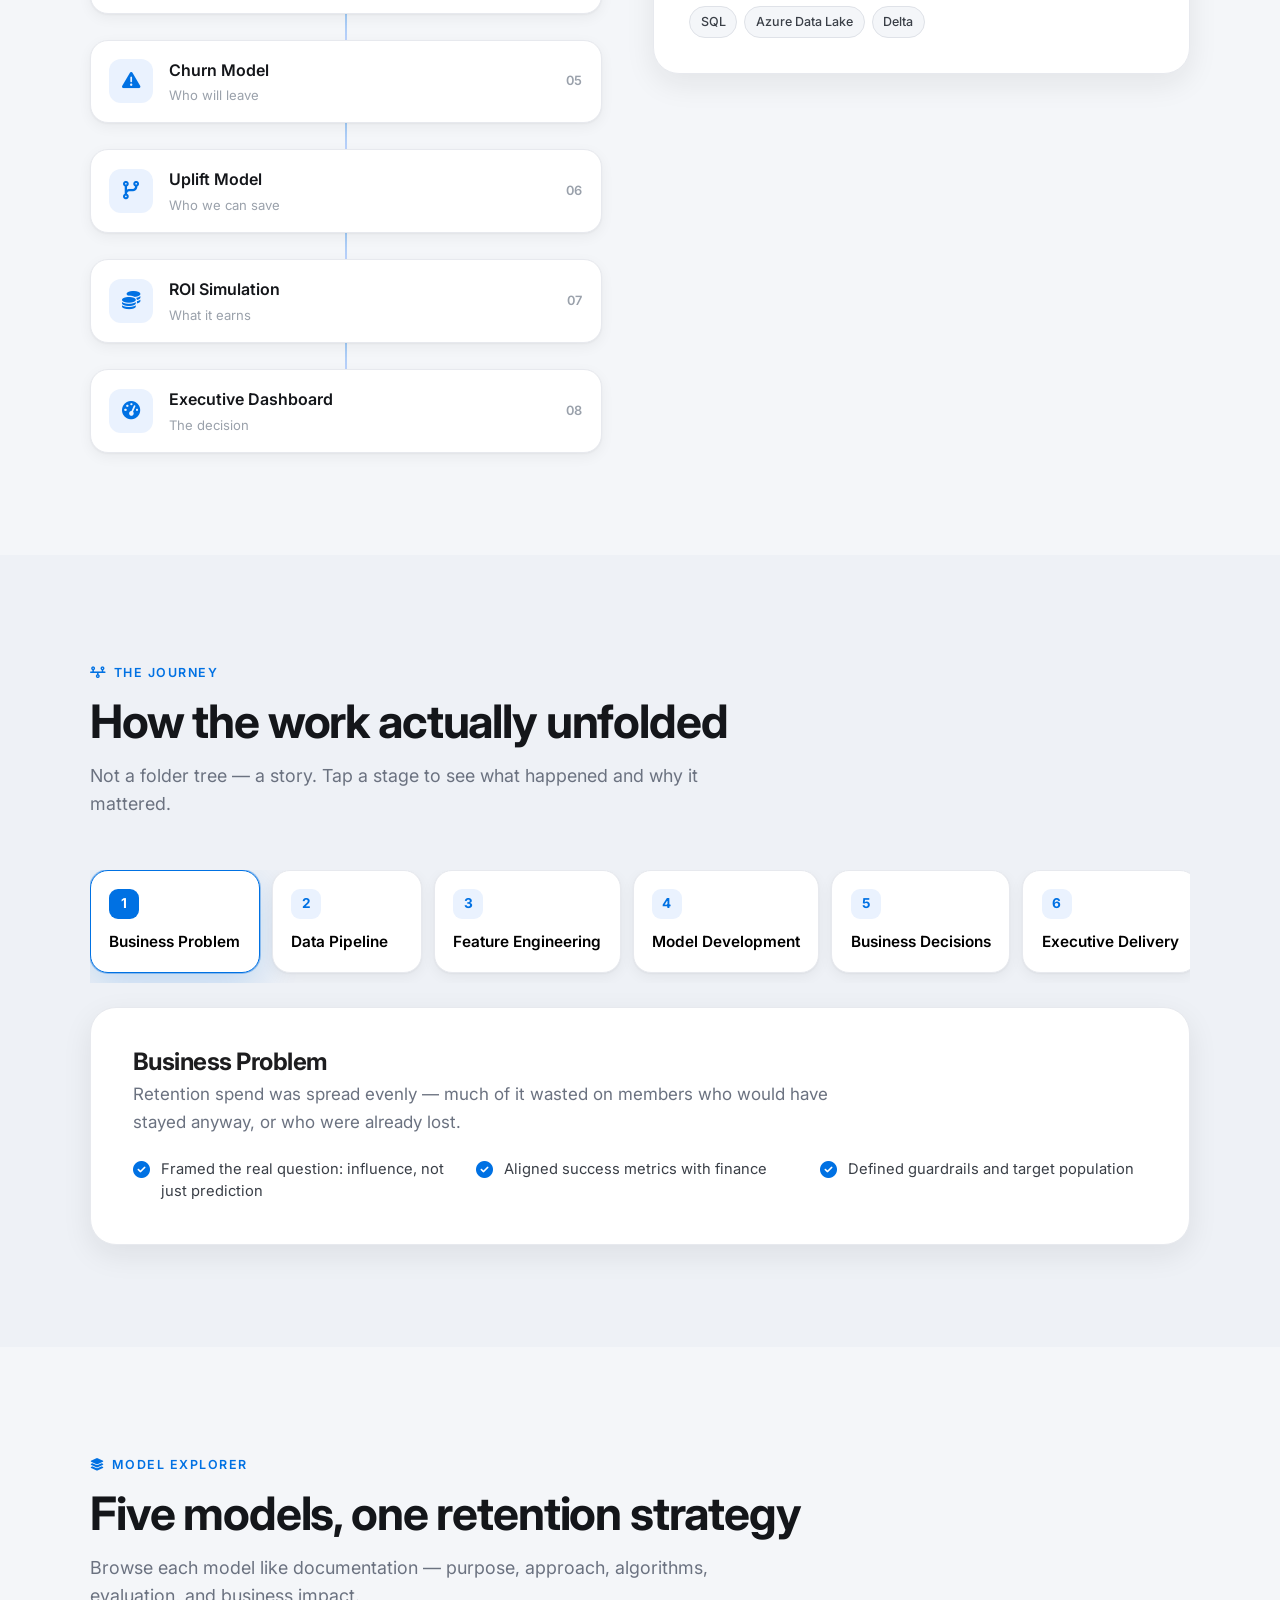
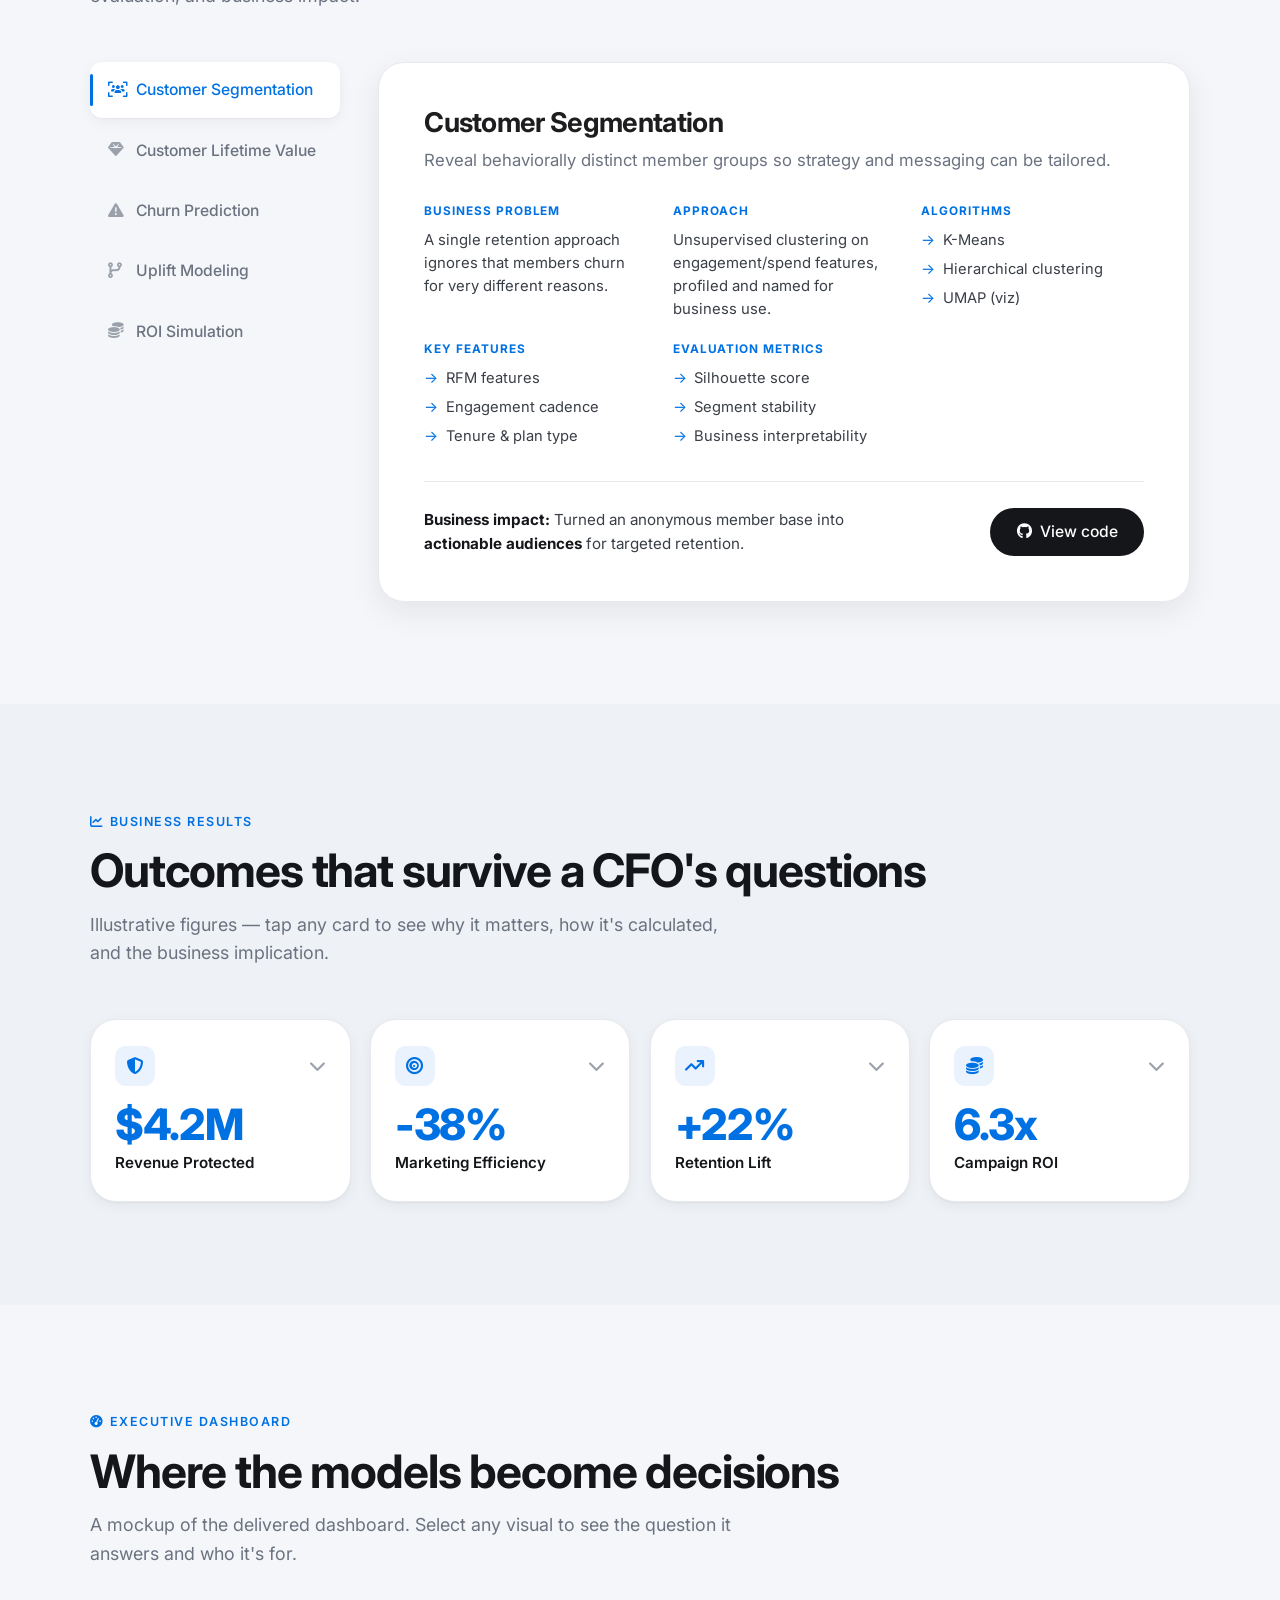
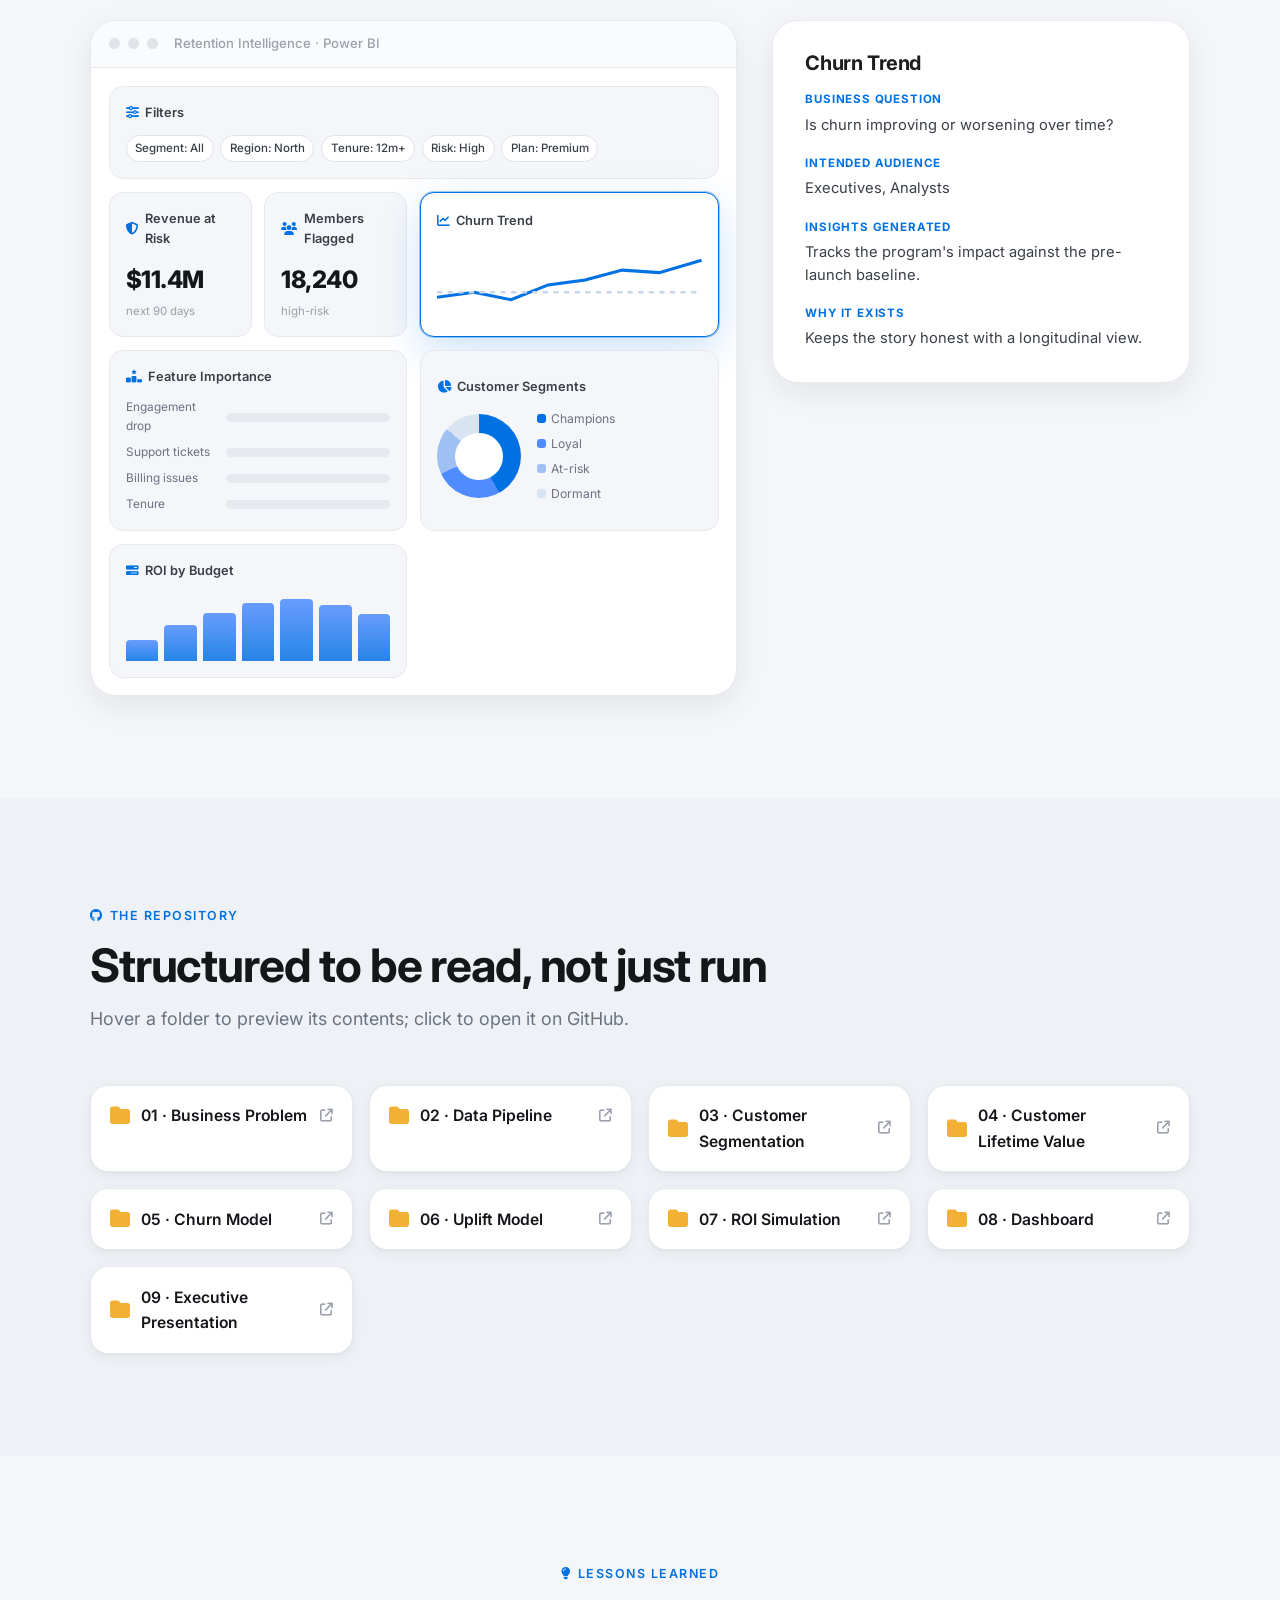
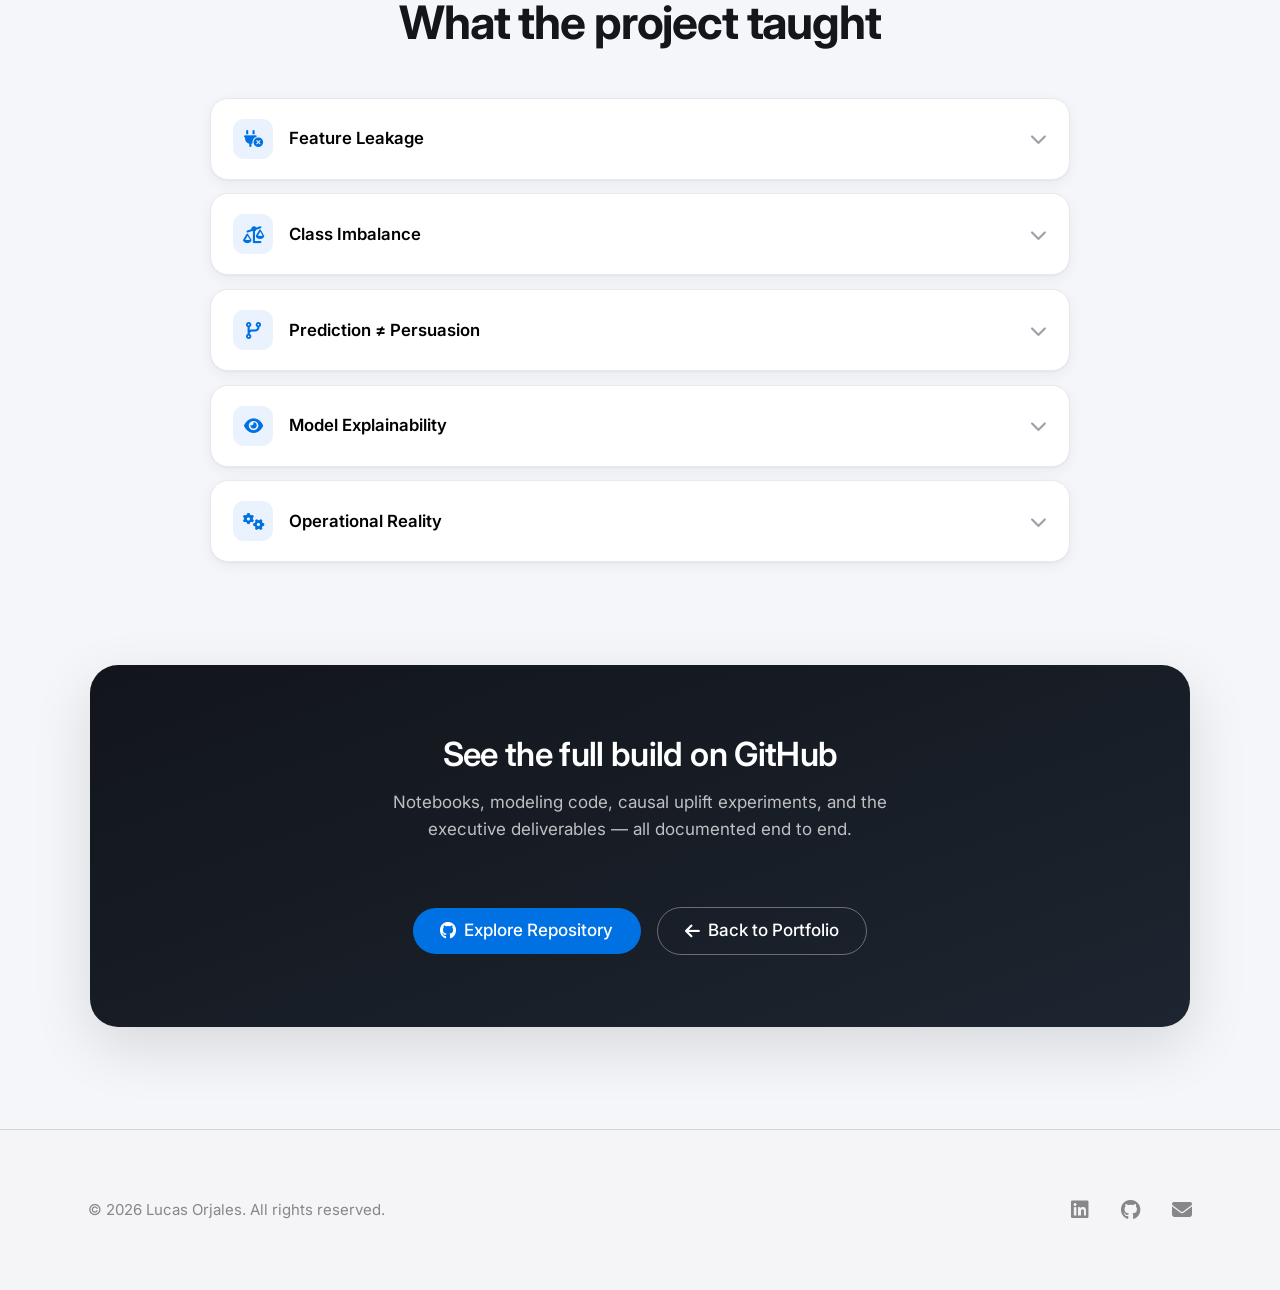
<file: projects/customer-growth.html>
<!DOCTYPE html>
<html lang="en">
<head>
  <meta charset="UTF-8" />
  <meta name="viewport" content="width=device-width, initial-scale=1.0" />

  <!-- =========================================================================
       CASE STUDY — Member Churn Prediction + Uplift Modeling
       Self-contained interactive page. All page-specific CSS/JS live in this
       file (in <style> and <script>). Shared design tokens come from
       ../css/styles.css; the global site nav/footer are reused for consistency.
       REPLACE: REPO_URL (bottom <script>) and any placeholder copy/numbers.
       ========================================================================= -->
  <title>Member Churn &amp; Uplift Modeling — Case Study</title>
  <meta name="description" content="Predicting member churn and identifying which customers are actually worth retaining through causal machine learning." />

  <link rel="icon" type="image/png" href="../images/icon_white.png" />

  <link rel="preconnect" href="https://fonts.googleapis.com" />
  <link rel="preconnect" href="https://fonts.gstatic.com" crossorigin />
  <link href="https://fonts.googleapis.com/css2?family=Inter:wght@400;500;600;700;800&display=swap" rel="stylesheet" />
  <link rel="stylesheet" href="https://cdnjs.cloudflare.com/ajax/libs/font-awesome/6.5.2/css/all.min.css" />
  <link rel="stylesheet" href="../css/styles.css?v=3" />

  <!-- =========================================================================
       PAGE-SPECIFIC STYLES
       ========================================================================= -->
  <style>
  /* ---- Local design tokens (scoped to .cs) ---- */
  .cs {
    --cs-bg:          #f4f6f9;
    --cs-card:        #ffffff;
    --cs-ink:         #14161a;
    --cs-ink-soft:    #3a3f47;
    --cs-muted:       #6b7280;
    --cs-faint:       #9aa1ab;
    --cs-accent:      #0071e3;
    --cs-accent-2:    #4f8cff;
    --cs-accent-soft: #eaf2fe;
    --cs-border:      #e7e9ee;
    --cs-border-2:    #dfe2e8;
    --cs-r-sm:        12px;
    --cs-r:           18px;
    --cs-r-lg:        26px;
    --cs-sh-sm:       0 1px 2px rgba(20,22,26,.04), 0 4px 14px rgba(20,22,26,.05);
    --cs-sh:          0 10px 30px rgba(20,22,26,.08);
    --cs-sh-lg:       0 30px 70px rgba(20,22,26,.16);
    --cs-glow:        0 0 0 1px rgba(0,113,227,.35), 0 14px 40px rgba(0,113,227,.20);
    --cs-ease:        cubic-bezier(.16,1,.3,1);

    background: var(--cs-bg);
    color: var(--cs-ink);
  }
  .cs *,
  .cs *::before,
  .cs *::after { box-sizing: border-box; }

  .cs-wrap { width: 100%; max-width: 1180px; margin-inline: auto; padding-inline: clamp(1.1rem, 4vw, 2.5rem); }
  .cs-section { padding-block: clamp(3.5rem, 8vw, 7rem); scroll-margin-top: 128px; }
  .cs-eyebrow {
    display: inline-flex; align-items: center; gap: .5em;
    font-size: .78rem; font-weight: 600; letter-spacing: .12em; text-transform: uppercase;
    color: var(--cs-accent); margin: 0 0 .9rem;
  }
  .cs-h2 { font-size: clamp(1.8rem, 3.6vw, 2.9rem); font-weight: 700; letter-spacing: -.025em; line-height: 1.05; margin: 0; color: var(--cs-ink); }
  .cs-sub { font-size: clamp(1rem, 1.4vw, 1.15rem); color: var(--cs-muted); max-width: 60ch; margin: 1rem 0 0; line-height: 1.6; }
  .cs-head { margin-bottom: clamp(2rem, 4vw, 3.2rem); }

  /* ---- Buttons ---- */
  .cs-btn {
    display: inline-flex; align-items: center; justify-content: center; gap: .55em;
    font: inherit; font-weight: 500; font-size: .98rem; line-height: 1; cursor: pointer;
    padding: .95em 1.6em; border-radius: 999px; border: 1px solid transparent;
    transition: transform .25s var(--cs-ease), background .25s var(--cs-ease),
                box-shadow .25s var(--cs-ease), color .25s var(--cs-ease), border-color .25s var(--cs-ease);
    text-decoration: none;
  }
  .cs-btn--primary { background: var(--cs-accent); color: #fff; }
  .cs-btn--primary:hover { transform: translateY(-2px); box-shadow: 0 12px 30px rgba(0,113,227,.35); }
  .cs-btn--ghost { background: #fff; color: var(--cs-ink); border-color: var(--cs-border-2); }
  .cs-btn--ghost:hover { transform: translateY(-2px); box-shadow: var(--cs-sh-sm); border-color: var(--cs-accent); color: var(--cs-accent); }
  .cs-btn--dark { background: var(--cs-ink); color: #fff; }
  .cs-btn--dark:hover { transform: translateY(-2px); box-shadow: var(--cs-sh); }
  .cs-btn:active { transform: scale(.98); }

  /* ---- Scroll reveal ---- */
  .reveal { opacity: 0; transform: translateY(26px); transition: opacity .7s var(--cs-ease), transform .7s var(--cs-ease); }
  .reveal.in { opacity: 1; transform: none; }
  .reveal[data-d="1"]{ transition-delay:.07s } .reveal[data-d="2"]{ transition-delay:.14s }
  .reveal[data-d="3"]{ transition-delay:.21s } .reveal[data-d="4"]{ transition-delay:.28s }
  .reveal[data-d="5"]{ transition-delay:.35s } .reveal[data-d="6"]{ transition-delay:.42s }
  @media (prefers-reduced-motion: reduce){ .reveal{ opacity:1; transform:none; transition:none } }

  /* =======================================================================
     1. HERO
     ======================================================================= */
  .cs-hero {
    position: relative; overflow: hidden;
    padding-top: calc(var(--nav-height) + clamp(3rem, 8vw, 6rem));
    padding-bottom: clamp(3rem, 8vw, 6rem);
    min-height: 92vh; display: flex; align-items: center;
    background:
      radial-gradient(1100px 520px at 78% -10%, #e9f1ff 0%, rgba(233,241,255,0) 60%),
      radial-gradient(900px 500px at 8% 8%, #eef1f6 0%, rgba(238,241,246,0) 55%),
      var(--cs-bg);
  }
  .cs-hero__inner { width: 100%; }
  .cs-hero__title {
    font-size: clamp(2.4rem, 6.2vw, 5rem); font-weight: 800; letter-spacing: -.035em;
    line-height: 1.02; margin: .2rem 0 0; max-width: 16ch; color: var(--cs-ink);
  }
  .cs-hero__title .grad {
    background: linear-gradient(100deg, var(--cs-ink) 20%, var(--cs-accent) 115%);
    -webkit-background-clip: text; background-clip: text; -webkit-text-fill-color: transparent; color: transparent;
  }
  .cs-hero__sub { font-size: clamp(1.05rem, 1.7vw, 1.4rem); color: var(--cs-muted); max-width: 54ch; margin: 1.4rem 0 0; line-height: 1.5; }
  .cs-badges { display: flex; flex-wrap: wrap; gap: .6rem; margin-top: 1.8rem; }
  .cs-badge {
    display: inline-flex; align-items: center; gap: .5em; font-size: .85rem; font-weight: 500;
    color: var(--cs-ink-soft); background: #fff; border: 1px solid var(--cs-border-2);
    border-radius: 999px; padding: .55em 1.05em; box-shadow: var(--cs-sh-sm);
    transition: transform .25s var(--cs-ease), box-shadow .25s var(--cs-ease), border-color .25s var(--cs-ease);
  }
  .cs-badge i { color: var(--cs-accent); }
  .cs-badge:hover { transform: translateY(-3px); box-shadow: var(--cs-sh); border-color: var(--cs-accent); }
  .cs-hero__cta { display: flex; flex-wrap: wrap; gap: .85rem; margin-top: 2.2rem; }

  /* Perspective segmented control */
  .cs-persp { margin-top: 2.6rem; }
  .cs-persp__label { font-size: .78rem; font-weight: 600; letter-spacing: .1em; text-transform: uppercase; color: var(--cs-faint); margin-bottom: .6rem; }
  .cs-seg {
    display: inline-flex; background: #eceef2; border: 1px solid var(--cs-border-2);
    border-radius: 999px; padding: 5px; gap: 4px; position: relative; max-width: 100%; flex-wrap: wrap;
  }
  .cs-seg__btn {
    font: inherit; font-size: .9rem; font-weight: 500; cursor: pointer; border: none; background: transparent;
    color: var(--cs-muted); padding: .6em 1.15em; border-radius: 999px; white-space: nowrap;
    transition: color .3s var(--cs-ease), background .3s var(--cs-ease), box-shadow .3s var(--cs-ease);
  }
  .cs-seg__btn[aria-selected="true"] { background: #fff; color: var(--cs-accent); box-shadow: var(--cs-sh-sm); }
  .cs-lens {
    display: block; margin-top: 1.2rem; font-size: .98rem; color: var(--cs-ink-soft);
    background: var(--cs-accent-soft); border: 1px solid #d6e6fb; border-left: 3px solid var(--cs-accent);
    border-radius: 10px; padding: .8rem 1rem; max-width: 60ch;
    transition: opacity .35s var(--cs-ease);
  }
  .cs-lens b { color: var(--cs-accent); font-weight: 600; }

  /* =======================================================================
     2. STICKY SUBNAV
     ======================================================================= */
  .cs-subnav {
    position: sticky; top: var(--nav-height); z-index: 40;
    background: rgba(255,255,255,.78); backdrop-filter: saturate(180%) blur(16px);
    -webkit-backdrop-filter: saturate(180%) blur(16px);
    border-block: 1px solid var(--cs-border);
  }
  .cs-subnav__row { display: flex; gap: .3rem; overflow-x: auto; scrollbar-width: none; }
  .cs-subnav__row::-webkit-scrollbar { display: none; }
  .cs-subnav a {
    position: relative; white-space: nowrap; font-size: .92rem; font-weight: 500; color: var(--cs-muted);
    text-decoration: none; padding: 1rem .9rem; transition: color .25s var(--cs-ease);
  }
  .cs-subnav a::after {
    content: ""; position: absolute; left: .9rem; right: .9rem; bottom: -1px; height: 2px;
    background: var(--cs-accent); border-radius: 2px; transform: scaleX(0); transform-origin: center;
    transition: transform .3s var(--cs-ease);
  }
  .cs-subnav a:hover { color: var(--cs-ink); }
  .cs-subnav a.is-active { color: var(--cs-accent); }
  .cs-subnav a.is-active::after { transform: scaleX(1); }

  /* =======================================================================
     3. ARCHITECTURE
     ======================================================================= */
  .cs-arch { display: grid; grid-template-columns: minmax(0,1fr) minmax(0,1.05fr); gap: clamp(1.5rem, 4vw, 3.5rem); align-items: start; }
  .cs-flow { display: flex; flex-direction: column; align-items: stretch; gap: 0; }
  .cs-node {
    text-align: left; width: 100%; cursor: pointer; background: var(--cs-card);
    border: 1px solid var(--cs-border); border-radius: var(--cs-r);
    padding: 1rem 1.15rem; display: flex; align-items: center; gap: .95rem; font: inherit;
    box-shadow: var(--cs-sh-sm);
    transition: transform .3s var(--cs-ease), box-shadow .3s var(--cs-ease), border-color .3s var(--cs-ease);
  }
  .cs-node:hover { transform: translateY(-3px); box-shadow: var(--cs-glow); border-color: transparent; }
  .cs-node.is-active { border-color: var(--cs-accent); box-shadow: var(--cs-glow); }
  .cs-node__ico {
    flex: 0 0 auto; width: 44px; height: 44px; border-radius: 12px; display: grid; place-items: center;
    background: var(--cs-accent-soft); color: var(--cs-accent); font-size: 1.15rem;
  }
  .cs-node__t { font-weight: 600; font-size: 1rem; color: var(--cs-ink); }
  .cs-node__s { font-size: .82rem; color: var(--cs-faint); margin-top: .1rem; }
  .cs-node__n { margin-left: auto; font-size: .8rem; font-weight: 600; color: var(--cs-faint); }
  /* Animated connector */
  .cs-conn { height: 26px; width: 2px; margin-inline: auto; background: linear-gradient(var(--cs-accent), var(--cs-accent-2)); opacity: .35;
             transform: scaleY(0); transform-origin: top; transition: transform .5s var(--cs-ease); }
  .cs-flow.in .cs-conn { transform: scaleY(1); }
  .cs-flow.in .cs-conn:nth-of-type(2){ transition-delay:.05s } .cs-flow.in .cs-conn:nth-of-type(4){ transition-delay:.1s }
  .cs-flow.in .cs-conn:nth-of-type(6){ transition-delay:.15s } .cs-flow.in .cs-conn:nth-of-type(8){ transition-delay:.2s }
  .cs-flow.in .cs-conn:nth-of-type(10){ transition-delay:.25s } .cs-flow.in .cs-conn:nth-of-type(12){ transition-delay:.3s }
  .cs-flow.in .cs-conn:nth-of-type(14){ transition-delay:.35s }

  .cs-arch__panel {
    position: sticky; top: calc(var(--nav-height) + 72px); background: var(--cs-card);
    border: 1px solid var(--cs-border); border-radius: var(--cs-r-lg); padding: clamp(1.4rem, 3vw, 2.2rem);
    box-shadow: var(--cs-sh);
  }
  .cs-panel__ico { width: 54px; height: 54px; border-radius: 14px; display: grid; place-items: center;
                   background: var(--cs-accent-soft); color: var(--cs-accent); font-size: 1.4rem; margin-bottom: 1rem; }
  .cs-panel__title { font-size: 1.4rem; font-weight: 700; letter-spacing: -.02em; margin: 0; }
  .cs-panel__purpose { color: var(--cs-muted); margin: .6rem 0 1.4rem; line-height: 1.55; }
  .cs-io { display: grid; grid-template-columns: 1fr 1fr; gap: 1rem; margin-bottom: 1.4rem; }
  .cs-io__box { background: var(--cs-bg); border: 1px solid var(--cs-border); border-radius: 12px; padding: .9rem 1rem; }
  .cs-io__h { font-size: .72rem; text-transform: uppercase; letter-spacing: .08em; font-weight: 700; color: var(--cs-faint); margin-bottom: .4rem; }
  .cs-io__box p { font-size: .9rem; color: var(--cs-ink-soft); margin: 0; line-height: 1.5; }
  .cs-chiprow { display: flex; flex-wrap: wrap; gap: .45rem; }
  .cs-chip { font-size: .78rem; font-weight: 500; color: var(--cs-ink-soft); background: var(--cs-bg);
             border: 1px solid var(--cs-border-2); border-radius: 999px; padding: .4em .85em; }
  .cs-fade { animation: csfade .4s var(--cs-ease); }
  @keyframes csfade { from { opacity: 0; transform: translateY(8px); } to { opacity: 1; transform: none; } }

  /* =======================================================================
     4. WORKFLOW TIMELINE
     ======================================================================= */
  .cs-track { display: flex; gap: .75rem; overflow-x: auto; padding-bottom: .6rem; scrollbar-width: none; scroll-snap-type: x proximity; }
  .cs-track::-webkit-scrollbar { display: none; }
  .cs-stage {
    scroll-snap-align: start; flex: 1 0 auto; min-width: 150px; cursor: pointer; font: inherit; text-align: left;
    background: var(--cs-card); border: 1px solid var(--cs-border); border-radius: var(--cs-r);
    padding: 1.1rem 1.15rem; box-shadow: var(--cs-sh-sm);
    transition: transform .3s var(--cs-ease), box-shadow .3s var(--cs-ease), border-color .3s var(--cs-ease);
  }
  .cs-stage:hover { transform: translateY(-3px); box-shadow: var(--cs-sh); }
  .cs-stage.is-active { border-color: var(--cs-accent); box-shadow: var(--cs-glow); }
  .cs-stage__n { display: inline-grid; place-items: center; width: 30px; height: 30px; border-radius: 9px;
                 background: var(--cs-accent-soft); color: var(--cs-accent); font-weight: 700; font-size: .85rem; margin-bottom: .7rem; }
  .cs-stage.is-active .cs-stage__n { background: var(--cs-accent); color: #fff; }
  .cs-stage__t { font-weight: 600; font-size: .96rem; }
  .cs-wf-panel {
    margin-top: 1.5rem; background: var(--cs-card); border: 1px solid var(--cs-border); border-radius: var(--cs-r-lg);
    padding: clamp(1.5rem, 3.5vw, 2.6rem); box-shadow: var(--cs-sh); min-height: 220px;
  }
  .cs-wf-panel h3 { font-size: 1.5rem; font-weight: 700; letter-spacing: -.02em; margin: 0 0 .2rem; }
  .cs-wf-panel .cs-wf-lead { color: var(--cs-muted); margin: .4rem 0 1.4rem; max-width: 65ch; line-height: 1.6; }
  .cs-wf-grid { display: grid; grid-template-columns: repeat(auto-fit, minmax(210px, 1fr)); gap: 1rem; }
  .cs-wf-item { display: flex; gap: .7rem; align-items: flex-start; }
  .cs-wf-item i { color: var(--cs-accent); margin-top: .2rem; }
  .cs-wf-item span { font-size: .92rem; color: var(--cs-ink-soft); line-height: 1.5; }

  /* =======================================================================
     5. MODEL EXPLORER
     ======================================================================= */
  .cs-explorer { display: grid; grid-template-columns: 250px minmax(0,1fr); gap: clamp(1.2rem, 3vw, 2.4rem); align-items: start; }
  .cs-mnav { display: flex; flex-direction: column; gap: .3rem; position: sticky; top: calc(var(--nav-height) + 72px); }
  .cs-mnav__btn {
    position: relative; text-align: left; font: inherit; cursor: pointer; background: transparent; border: none;
    padding: .95rem 1rem .95rem 1.1rem; border-radius: 12px; color: var(--cs-muted); font-weight: 500; font-size: .98rem;
    display: flex; align-items: center; gap: .7rem; transition: background .25s var(--cs-ease), color .25s var(--cs-ease);
  }
  .cs-mnav__btn i { width: 1.1em; color: var(--cs-faint); transition: color .25s var(--cs-ease); }
  .cs-mnav__btn:hover { background: #eef1f6; color: var(--cs-ink); }
  .cs-mnav__btn.is-active { background: #fff; color: var(--cs-accent); box-shadow: var(--cs-sh-sm); }
  .cs-mnav__btn.is-active i { color: var(--cs-accent); }
  .cs-mnav__btn.is-active::before { content:""; position:absolute; left:0; top:22%; bottom:22%; width:3px; border-radius:3px; background:var(--cs-accent); }
  .cs-mpanel { background: var(--cs-card); border: 1px solid var(--cs-border); border-radius: var(--cs-r-lg);
               padding: clamp(1.6rem, 3.5vw, 2.8rem); box-shadow: var(--cs-sh); }
  .cs-mpanel h3 { font-size: 1.7rem; font-weight: 700; letter-spacing: -.025em; margin: 0; }
  .cs-mpanel__purpose { color: var(--cs-muted); font-size: 1.05rem; margin: .6rem 0 1.8rem; line-height: 1.55; }
  .cs-mgrid { display: grid; grid-template-columns: repeat(auto-fit, minmax(220px,1fr)); gap: 1.2rem 1.6rem; }
  .cs-mblock__h { display:flex; align-items:center; gap:.5em; font-size: .74rem; text-transform: uppercase; letter-spacing: .08em; font-weight: 700; color: var(--cs-accent); margin-bottom: .5rem; }
  .cs-mblock p { font-size: .93rem; color: var(--cs-ink-soft); line-height: 1.55; margin: 0; }
  .cs-mblock ul { margin: 0; padding: 0; display: flex; flex-direction: column; gap: .35rem; }
  .cs-mblock li { font-size: .92rem; color: var(--cs-ink-soft); display: flex; gap: .5em; }
  .cs-mblock li::before { content: "→"; color: var(--cs-accent); }
  .cs-mpanel__foot { margin-top: 2rem; padding-top: 1.6rem; border-top: 1px solid var(--cs-border); display: flex; flex-wrap: wrap; gap: 1rem; align-items: center; justify-content: space-between; }
  .cs-impact { font-size: .95rem; color: var(--cs-ink-soft); max-width: 46ch; }
  .cs-impact b { color: var(--cs-ink); }

  /* =======================================================================
     6. RESULTS KPIs
     ======================================================================= */
  .cs-kpis { display: grid; grid-template-columns: repeat(auto-fit, minmax(230px, 1fr)); gap: 1.2rem; }
  .cs-kpi {
    cursor: pointer; background: var(--cs-card); border: 1px solid var(--cs-border); border-radius: var(--cs-r-lg);
    padding: 1.6rem 1.5rem; box-shadow: var(--cs-sh-sm); text-align: left;
    transition: transform .3s var(--cs-ease), box-shadow .3s var(--cs-ease);
  }
  .cs-kpi:hover { transform: translateY(-4px) scale(1.015); box-shadow: var(--cs-sh); }
  .cs-kpi__top { display: flex; align-items: center; justify-content: space-between; }
  .cs-kpi__ico { width: 40px; height: 40px; border-radius: 11px; display: grid; place-items: center; background: var(--cs-accent-soft); color: var(--cs-accent); }
  .cs-kpi__chev { color: var(--cs-faint); transition: transform .3s var(--cs-ease); }
  .cs-kpi.is-open .cs-kpi__chev { transform: rotate(180deg); }
  .cs-kpi__val { font-size: clamp(2.1rem, 3.4vw, 2.7rem); font-weight: 800; letter-spacing: -.03em; color: var(--cs-accent); line-height: 1; margin: 1.1rem 0 .3rem; }
  .cs-kpi__lab { font-size: .95rem; font-weight: 600; color: var(--cs-ink); }
  .cs-kpi__detail { display: grid; grid-template-rows: 0fr; transition: grid-template-rows .4s var(--cs-ease); }
  .cs-kpi.is-open .cs-kpi__detail { grid-template-rows: 1fr; }
  .cs-kpi__detail > div { overflow: hidden; }
  .cs-kpi__detail dl { margin: 1.1rem 0 0; padding-top: 1.1rem; border-top: 1px solid var(--cs-border); }
  .cs-kpi__detail dt { font-size: .72rem; text-transform: uppercase; letter-spacing: .06em; font-weight: 700; color: var(--cs-faint); margin-top: .8rem; }
  .cs-kpi__detail dt:first-child { margin-top: 0; }
  .cs-kpi__detail dd { margin: .25rem 0 0; font-size: .9rem; color: var(--cs-ink-soft); line-height: 1.5; }

  /* =======================================================================
     7. DASHBOARD SHOWCASE
     ======================================================================= */
  .cs-dash { display: grid; grid-template-columns: minmax(0,1.55fr) minmax(0,1fr); gap: clamp(1.2rem,3vw,2.2rem); align-items: start; }
  .cs-dash__frame { background: var(--cs-card); border: 1px solid var(--cs-border); border-radius: var(--cs-r-lg); box-shadow: var(--cs-sh); overflow: hidden; }
  .cs-dash__bar { display: flex; align-items: center; gap: .5rem; padding: .8rem 1.1rem; border-bottom: 1px solid var(--cs-border); background: #fafbfc; }
  .cs-dot { width: 11px; height: 11px; border-radius: 50%; background: #e0e3e8; }
  .cs-dash__bar span { margin-left: .5rem; font-size: .82rem; color: var(--cs-faint); font-weight: 500; }
  .cs-dash__grid { display: grid; grid-template-columns: repeat(4, 1fr); gap: .8rem; padding: 1.1rem; }
  .cs-tile {
    cursor: pointer; background: var(--cs-bg); border: 1px solid var(--cs-border); border-radius: 14px; padding: 1rem;
    text-align: left; font: inherit; transition: transform .25s var(--cs-ease), box-shadow .25s var(--cs-ease), border-color .25s var(--cs-ease);
  }
  .cs-tile:hover { transform: translateY(-3px); box-shadow: var(--cs-sh-sm); border-color: var(--cs-accent); background: #fff; }
  .cs-tile.is-active { border-color: var(--cs-accent); box-shadow: var(--cs-glow); background: #fff; }
  .cs-tile__h { display: flex; align-items: center; gap: .5em; font-size: .8rem; font-weight: 600; color: var(--cs-ink-soft); margin-bottom: .7rem; }
  .cs-tile__h i { color: var(--cs-accent); }
  .cs-tile--kpi { grid-column: span 1; }
  .cs-tile--wide { grid-column: span 2; }
  .cs-tile--full { grid-column: span 4; }
  .cs-tile__big { font-size: 1.5rem; font-weight: 800; letter-spacing: -.02em; color: var(--cs-ink); }
  .cs-tile__cap { font-size: .72rem; color: var(--cs-faint); margin-top: .15rem; }
  /* CSS/SVG mini charts */
  .cs-bars { display: flex; align-items: flex-end; gap: 6px; height: 68px; }
  .cs-bars i { flex: 1; background: linear-gradient(var(--cs-accent-2), var(--cs-accent)); border-radius: 4px 4px 0 0; opacity: .85; }
  .cs-fi { display: flex; flex-direction: column; gap: 7px; }
  .cs-fi__row { display: grid; grid-template-columns: 92px 1fr; align-items: center; gap: .5rem; font-size: .74rem; color: var(--cs-muted); }
  .cs-fi__track { height: 9px; background: #e6e9ef; border-radius: 6px; overflow: hidden; }
  .cs-fi__fill { height: 100%; background: linear-gradient(90deg, var(--cs-accent-2), var(--cs-accent)); border-radius: 6px; }
  .cs-donut { width: 84px; height: 84px; border-radius: 50%; background: conic-gradient(var(--cs-accent) 0 42%, var(--cs-accent-2) 42% 68%, #9fc0f2 68% 86%, #d9e4f2 86% 100%); position: relative; }
  .cs-donut::after { content:""; position:absolute; inset:22%; border-radius:50%; background:#fff; }
  .cs-seg-legend { display:flex; flex-direction:column; gap:.35rem; font-size:.76rem; color:var(--cs-muted); }
  .cs-seg-legend span { display:flex; align-items:center; gap:.45em; }
  .cs-seg-legend i { width:9px; height:9px; border-radius:3px; display:inline-block; }
  .cs-line { width: 100%; height: 74px; display: block; }
  .cs-filters { display:flex; flex-wrap:wrap; gap:.4rem; }
  .cs-filters b { font-size:.72rem; font-weight:500; color:var(--cs-ink-soft); background:#fff; border:1px solid var(--cs-border-2); border-radius:999px; padding:.3em .75em; }

  .cs-dash__panel {
    position: sticky; top: calc(var(--nav-height) + 72px); background: var(--cs-card); border: 1px solid var(--cs-border);
    border-radius: var(--cs-r-lg); padding: clamp(1.4rem, 3vw, 2rem); box-shadow: var(--cs-sh);
  }
  .cs-dash__panel h3 { font-size: 1.25rem; font-weight: 700; letter-spacing: -.02em; margin: 0 0 1rem; }
  .cs-dp__block { margin-bottom: 1.1rem; }
  .cs-dp__block:last-child { margin-bottom: 0; }
  .cs-dp__h { font-size: .72rem; text-transform: uppercase; letter-spacing: .07em; font-weight: 700; color: var(--cs-accent); margin-bottom: .3rem; }
  .cs-dp__block p { font-size: .92rem; color: var(--cs-ink-soft); line-height: 1.55; margin: 0; }

  /* =======================================================================
     9. GITHUB REPO PREVIEW
     ======================================================================= */
  .cs-repo { display: grid; grid-template-columns: repeat(auto-fill, minmax(250px, 1fr)); gap: 1rem; }
  .cs-folder {
    display: block; text-decoration: none; color: inherit; background: var(--cs-card); border: 1px solid var(--cs-border);
    border-radius: var(--cs-r); padding: 1.1rem 1.2rem; box-shadow: var(--cs-sh-sm); overflow: hidden;
    transition: transform .3s var(--cs-ease), box-shadow .3s var(--cs-ease), border-color .3s var(--cs-ease);
  }
  .cs-folder:hover { transform: translateY(-4px); box-shadow: var(--cs-sh); border-color: var(--cs-accent); }
  .cs-folder__top { display: flex; align-items: center; gap: .7rem; }
  .cs-folder__ico { color: #f2b134; font-size: 1.25rem; }
  .cs-folder:hover .cs-folder__ico { color: var(--cs-accent); }
  .cs-folder__name { font-weight: 600; font-size: .98rem; }
  .cs-folder__open { margin-left: auto; color: var(--cs-faint); font-size: .8rem; transition: transform .3s var(--cs-ease), color .3s var(--cs-ease); }
  .cs-folder:hover .cs-folder__open { color: var(--cs-accent); transform: translateX(3px); }
  .cs-folder__files { display: grid; grid-template-rows: 0fr; transition: grid-template-rows .35s var(--cs-ease); }
  .cs-folder:hover .cs-folder__files, .cs-folder:focus-visible .cs-folder__files { grid-template-rows: 1fr; }
  .cs-folder__files > div { overflow: hidden; }
  .cs-folder__files ul { margin: .85rem 0 0; padding: 0; display: flex; flex-wrap: wrap; gap: .4rem; }
  .cs-folder__files li { font-size: .74rem; color: var(--cs-muted); background: var(--cs-bg); border: 1px solid var(--cs-border); border-radius: 8px; padding: .28em .6em; display: flex; gap: .4em; align-items: center; }
  .cs-folder__files li i { color: var(--cs-accent); }

  /* =======================================================================
     10. LESSONS
     ======================================================================= */
  .cs-lessons { display: flex; flex-direction: column; gap: .85rem; max-width: 860px; margin-inline: auto; }
  .cs-lesson { background: var(--cs-card); border: 1px solid var(--cs-border); border-radius: var(--cs-r); box-shadow: var(--cs-sh-sm); overflow: hidden; }
  .cs-lesson__q {
    width: 100%; text-align: left; font: inherit; cursor: pointer; background: transparent; border: none;
    padding: 1.25rem 1.4rem; display: flex; align-items: center; gap: 1rem;
  }
  .cs-lesson__ico { width: 40px; height: 40px; flex: 0 0 auto; border-radius: 11px; display: grid; place-items: center; background: var(--cs-accent-soft); color: var(--cs-accent); }
  .cs-lesson__t { font-weight: 600; font-size: 1.05rem; }
  .cs-lesson__chev { margin-left: auto; color: var(--cs-faint); transition: transform .35s var(--cs-ease); }
  .cs-lesson.is-open .cs-lesson__chev { transform: rotate(180deg); }
  .cs-lesson__body { display: grid; grid-template-rows: 0fr; transition: grid-template-rows .4s var(--cs-ease); }
  .cs-lesson.is-open .cs-lesson__body { grid-template-rows: 1fr; }
  .cs-lesson__body > div { overflow: hidden; }
  .cs-lesson__body p { margin: 0 1.4rem 1.4rem; padding-left: 56px; color: var(--cs-ink-soft); line-height: 1.6; font-size: .96rem; }

  /* Closing CTA now uses the global .closing-cta component (css/styles.css) */

  /* Perspective emphasis: elements tagged for the active lens get a ring */
  .cs [data-emph] { transition: box-shadow .4s var(--cs-ease), border-color .4s var(--cs-ease); }
  .cs.persp-hiring   [data-emph~="hiring"],
  .cs.persp-scientist[data-emph~="scientist"],
  .cs.persp-exec     [data-emph~="exec"] { border-color: var(--cs-accent); box-shadow: var(--cs-glow); }

  /* =======================================================================
     RESPONSIVE
     ======================================================================= */
  @media (max-width: 900px) {
    .cs-arch, .cs-explorer, .cs-dash { grid-template-columns: 1fr; }
    .cs-arch__panel, .cs-mnav, .cs-dash__panel { position: static; }
    .cs-mnav { flex-direction: row; overflow-x: auto; scrollbar-width: none; }
    .cs-mnav::-webkit-scrollbar { display: none; }
    .cs-mnav__btn { white-space: nowrap; }
    .cs-mnav__btn.is-active::before { display: none; }
    .cs-dash__grid { grid-template-columns: repeat(2, 1fr); }
    .cs-tile--wide, .cs-tile--full { grid-column: span 2; }
  }
  @media (max-width: 560px) {
    .cs-dash__grid { grid-template-columns: 1fr; }
    .cs-tile--wide, .cs-tile--full { grid-column: span 1; }
    .cs-lesson__body p { padding-left: 0; }
  }
  </style>
</head>
<body>

  <!-- =========================================================================
       GLOBAL SITE NAVIGATION (kept in sync with the rest of the site)
       ========================================================================= -->
  <nav class="nav" aria-label="Primary">
    <div class="nav__inner">
      <a class="nav__logo" href="../index.html"><img src="../images/logo_black.png" alt="Lucas Orjales Logo"></a>
      <div class="nav__links">
        <a class="nav__link" href="../index.html">Home</a>
        <a class="nav__link" href="../about.html">About</a>
        <a class="nav__link" href="../portfolio.html">Portfolio</a>
        <a class="nav__link" href="../documents/Lucas Orjales Resume.pdf" download>Resume</a>
        <a class="nav__link nav__link--icon" href="https://github.com/orjalesl" target="_blank" rel="noopener" aria-label="GitHub"><i class="fa-brands fa-github"></i></a>
        <a class="nav__link nav__link--icon" href="https://www.linkedin.com/in/lucas-penovi-orjales-335543158/" target="_blank" rel="noopener" aria-label="LinkedIn"><i class="fa-brands fa-linkedin"></i></a>
      </div>
      <button class="nav__toggle" aria-label="Open menu" aria-expanded="false" aria-controls="mobileMenu"><span></span><span></span></button>
    </div>
  </nav>
  <div class="mobile-menu" id="mobileMenu">
    <a href="../index.html"><i class="fa-solid fa-house"></i>Home</a>
    <a href="../about.html"><i class="fa-solid fa-user"></i>About</a>
    <a href="../portfolio.html"><i class="fa-solid fa-layer-group"></i>Portfolio</a>
    <a href="../documents/Lucas Orjales Resume.pdf" download><i class="fa-solid fa-file-arrow-down"></i>Resume</a>
    <a href="https://github.com/orjalesl" target="_blank" rel="noopener"><i class="fa-brands fa-github"></i>GitHub</a>
    <a href="https://www.linkedin.com/in/lucas-penovi-orjales-335543158/" target="_blank" rel="noopener"><i class="fa-brands fa-linkedin"></i>LinkedIn</a>
  </div>

  <main class="cs persp-hiring" id="csRoot">

        

    <!-- ===================================================================
         2. HERO
         =================================================================== -->
    <header class="cs-hero" id="overview">
      <div class="cs-wrap cs-hero__inner">
        <p class="cs-eyebrow reveal in">Case Study</p>
        <h1 class="cs-hero__title reveal in" data-d="1">Member Churn Prediction <span class="grad">&amp; Uplift Modeling</span></h1>
        <p class="cs-hero__sub reveal in" data-d="2">
          Predicting member churn and identifying which customers are actually worth retaining
          through causal machine learning — so retention budget goes only where it changes behavior.
        </p>

        <div class="cs-badges reveal in" data-d="3">
          <span class="cs-badge"><i class="fa-solid fa-circle-nodes"></i> End-to-End Machine Learning</span>
          <span class="cs-badge"><i class="fa-solid fa-users"></i> Customer Analytics</span>
          <span class="cs-badge"><i class="fa-solid fa-code-branch"></i> Causal ML</span>
          <span class="cs-badge"><i class="fa-solid fa-chess-king"></i> Executive Strategy</span>
        </div>

        <div class="cs-hero__cta reveal in" data-d="4">
          <a class="cs-btn cs-btn--dark" href="#architecture"><i class="fa-solid fa-sitemap"></i> View Architecture</a>
          <a class="cs-btn cs-btn--primary" data-repo href="#"><i class="fa-brands fa-github"></i> Explore GitHub</a>
        </div>

      </div>
    </header>

    <!-- ===================================================================
         1. STICKY SUBNAV
         =================================================================== -->
    <nav class="cs-subnav" aria-label="Case study sections">
      <div class="cs-wrap cs-subnav__row" id="csSubnav">
        <a href="#overview">Overview</a>
        <a href="#architecture">Architecture</a>
        <a href="#workflow">Workflow</a>
        <a href="#models">Models</a>
        <a href="#results">Results</a>
        <a href="#dashboard">Dashboard</a>
        <a href="#lessons">Lessons</a>
      </div>
    </nav>


    <!-- ===================================================================
         3. ARCHITECTURE
         =================================================================== -->
    <section class="cs-section" id="architecture" >
      <div class="cs-wrap">
        <div class="cs-head reveal">
          <p class="cs-eyebrow"><i class="fa-solid fa-sitemap"></i> System Architecture</p>
          <h2 class="cs-h2">One pipeline, from raw data to executive decision</h2>
          <p class="cs-sub">Select any stage to see its purpose, inputs, outputs, and the tools behind it. Every stage feeds the next — the mesh is the product.</p>
        </div>

        <div class="cs-arch">
          <!-- Node flow (connectors animate on reveal) -->
          <div class="cs-flow reveal" id="archFlow"><!-- nodes injected by JS --></div>

          <!-- Sticky detail panel -->
          <aside class="cs-arch__panel reveal" data-d="1" id="archPanel" aria-live="polite"></aside>
        </div>
      </div>
    </section>

    <!-- ===================================================================
         4. WORKFLOW TIMELINE
         =================================================================== -->
    <section class="cs-section" id="workflow" style="background:#eef1f6;">
      <div class="cs-wrap">
        <div class="cs-head reveal">
          <p class="cs-eyebrow"><i class="fa-solid fa-timeline"></i> The Journey</p>
          <h2 class="cs-h2">How the work actually unfolded</h2>
          <p class="cs-sub">Not a folder tree — a story. Tap a stage to see what happened and why it mattered.</p>
        </div>

        <div class="cs-track reveal" id="wfTrack" role="tablist" aria-label="Workflow stages"></div>
        <div class="cs-wf-panel reveal" data-d="1" id="wfPanel" aria-live="polite"></div>
      </div>
    </section>

    <!-- ===================================================================
         5. MODEL EXPLORER
         =================================================================== -->
    <section class="cs-section" id="models">
      <div class="cs-wrap">
        <div class="cs-head reveal">
          <p class="cs-eyebrow"><i class="fa-solid fa-layer-group"></i> Model Explorer</p>
          <h2 class="cs-h2">Five models, one retention strategy</h2>
          <p class="cs-sub">Browse each model like documentation — purpose, approach, algorithms, evaluation, and business impact.</p>
        </div>

        <div class="cs-explorer">
          <nav class="cs-mnav reveal" id="modelNav" aria-label="Models"></nav>
          <div class="cs-mpanel reveal" data-d="1" id="modelPanel" aria-live="polite"></div>
        </div>
      </div>
    </section>

    <!-- ===================================================================
         6. RESULTS
         =================================================================== -->
    <section class="cs-section" id="results" style="background:#eef1f6;">
      <div class="cs-wrap">
        <div class="cs-head reveal">
          <p class="cs-eyebrow"><i class="fa-solid fa-chart-line"></i> Business Results</p>
          <h2 class="cs-h2">Outcomes that survive a CFO's questions</h2>
          <p class="cs-sub">Illustrative figures — tap any card to see why it matters, how it's calculated, and the business implication.</p>
        </div>
        <div class="cs-kpis" id="kpiGrid"></div>
      </div>
    </section>

    <!-- ===================================================================
         7. DASHBOARD SHOWCASE
         =================================================================== -->
    <section class="cs-section" id="dashboard">
      <div class="cs-wrap">
        <div class="cs-head reveal">
          <p class="cs-eyebrow"><i class="fa-solid fa-gauge-high"></i> Executive Dashboard</p>
          <h2 class="cs-h2">Where the models become decisions</h2>
          <p class="cs-sub">A mockup of the delivered dashboard. Select any visual to see the question it answers and who it's for.</p>
        </div>

        <div class="cs-dash">
          <div class="cs-dash__frame reveal">
            <div class="cs-dash__bar"><i class="cs-dot"></i><i class="cs-dot"></i><i class="cs-dot"></i><span>Retention Intelligence · Power BI</span></div>
            <div class="cs-dash__grid" id="dashGrid"></div>
          </div>
          <aside class="cs-dash__panel reveal" data-d="1" id="dashPanel" aria-live="polite"></aside>
        </div>
      </div>
    </section>

    <!-- ===================================================================
         9. GITHUB REPO PREVIEW
         =================================================================== -->
    <section class="cs-section" id="repo" style="background:#eef1f6;">
      <div class="cs-wrap">
        <div class="cs-head reveal">
          <p class="cs-eyebrow"><i class="fa-brands fa-github"></i> The Repository</p>
          <h2 class="cs-h2">Structured to be read, not just run</h2>
          <p class="cs-sub">Hover a folder to preview its contents; click to open it on GitHub.</p>
        </div>
        <div class="cs-repo reveal" id="repoGrid"></div>
      </div>
    </section>

    <!-- ===================================================================
         10. LESSONS LEARNED
         =================================================================== -->
    <section class="cs-section" id="lessons">
      <div class="cs-wrap">
        <div class="cs-head reveal" style="text-align:center;">
          <p class="cs-eyebrow" style="justify-content:center;"><i class="fa-solid fa-lightbulb"></i> Lessons Learned</p>
          <h2 class="cs-h2">What the project taught</h2>
        </div>
        <div class="cs-lessons reveal" data-d="1" id="lessonList"></div>
      </div>
    </section>

    <!-- Closing CTA -->
    <section class="cs-section" style="padding-top:0;">
      <div class="cs-wrap">
        <div class="closing-cta reveal">
          <h2>See the full build on GitHub</h2>
          <p>Notebooks, modeling code, causal uplift experiments, and the executive deliverables — all documented end to end.</p>
          <div class="btn-group">
            <a class="btn btn--primary" data-repo href="#"><i class="fa-brands fa-github"></i> Explore Repository</a>
            <a class="btn btn--ghost" href="../portfolio.html"><i class="fa-solid fa-arrow-left"></i> Back to Portfolio</a>
          </div>
        </div>
      </div>
    </section>

  </main>

  <!-- FOOTER (kept in sync with the site) -->
  <footer class="footer">
    <div class="container footer__inner">
      <p class="footer__copy">© <span id="year">2026</span> Lucas Orjales. All rights reserved.</p>
      <div class="footer__socials">
        <a href="https://www.linkedin.com/in/lucas-penovi-orjales-335543158/" target="_blank" rel="noopener" aria-label="LinkedIn"><i class="fa-brands fa-linkedin"></i></a>
        <a href="https://github.com/orjalesl" target="_blank" rel="noopener" aria-label="GitHub"><i class="fa-brands fa-github"></i></a>
        <a href="mailto:lporjales@gmail.com" aria-label="Email"><i class="fa-solid fa-envelope"></i></a>
      </div>
    </div>
  </footer>

  <!-- Global site JS (nav hamburger etc.) -->
  <script src="../js/main.js"></script>
  <script>document.getElementById("year").textContent = new Date().getFullYear();</script>

  <!-- =========================================================================
       PAGE INTERACTIONS (modular, vanilla JS)
       ========================================================================= -->
  <script>
  (function () {
    "use strict";

    /* REPLACE: point this at the real project repository */
    var REPO_URL = "https://github.com/orjalesl";

    var $  = function (s, r) { return (r || document).querySelector(s); };
    var $$ = function (s, r) { return Array.prototype.slice.call((r || document).querySelectorAll(s)); };
    var esc = function (t) { return String(t).replace(/&/g,"&amp;").replace(/</g,"&lt;").replace(/>/g,"&gt;"); };

    /* Wire every [data-repo] link to the repository */
    $$("[data-repo]").forEach(function (a) { a.href = REPO_URL; a.target = "_blank"; a.rel = "noopener"; });

    /* ------------------------------------------------------------------
       DATA
       ------------------------------------------------------------------ */
    var ARCH = [
      { icon:"fa-database",        t:"Raw Data",              s:"Source of truth",
        purpose:"Consolidate membership, transaction, engagement and support records into a single analytical base table.",
        inputs:"Transactions, membership history, web/app engagement, support tickets, demographics.",
        outputs:"A governed, versioned base table keyed by member and date.",
        tech:["SQL","Azure Data Lake","Delta"] },
      { icon:"fa-gears",           t:"Data Pipeline",         s:"Clean & reliable",
        purpose:"Automate ingestion, cleaning, validation and point-in-time feature snapshots to prevent leakage.",
        inputs:"Raw base tables and event streams.",
        outputs:"Validated feature store with time-correct snapshots.",
        tech:["Python","PySpark","Great Expectations"] },
      { icon:"fa-users-viewfinder",t:"Customer Segmentation", s:"Who they are",
        purpose:"Group members into behaviorally distinct segments to tailor retention strategy and interpret models.",
        inputs:"Engagement, tenure, spend and recency features.",
        outputs:"Segment labels + profiles used downstream and in the dashboard.",
        tech:["scikit-learn","K-Means","UMAP"] },
      { icon:"fa-gem",             t:"Customer Lifetime Value", s:"What they're worth",
        purpose:"Estimate forward-looking value per member so retention effort is weighted by economic stakes.",
        inputs:"Purchase frequency, monetary value, tenure, segment.",
        outputs:"Predicted CLV per member feeding the ROI layer.",
        tech:["Python","BG/NBD","Gamma-Gamma"] },
      { icon:"fa-triangle-exclamation", t:"Churn Model",      s:"Who will leave",
        purpose:"Predict each member's probability of churning in the next period.",
        inputs:"Behavioral, transactional and engagement features.",
        outputs:"Calibrated churn probabilities per member.",
        tech:["XGBoost","LightGBM","SHAP"] },
      { icon:"fa-code-branch",     t:"Uplift Model",          s:"Who we can save",
        purpose:"Estimate the causal effect of a retention offer — who changes behavior only because they were treated.",
        inputs:"Treatment/control outcomes, member features.",
        outputs:"Uplift (persuadability) score per member.",
        tech:["Causal ML","Meta-learners","EconML"] },
      { icon:"fa-coins",           t:"ROI Simulation",        s:"What it earns",
        purpose:"Combine churn risk × CLV × uplift to rank who to target and simulate campaign ROI at each budget level.",
        inputs:"Churn prob, CLV, uplift score, campaign costs.",
        outputs:"Optimal target list and expected net return curves.",
        tech:["Python","NumPy","Monte Carlo"] },
      { icon:"fa-gauge-high",      t:"Executive Dashboard",   s:"The decision",
        purpose:"Turn model output into an interactive tool leaders use to set retention budget and track impact.",
        inputs:"Scored members, segments, ROI simulation.",
        outputs:"Decisions: who to target, how much to spend, expected return.",
        tech:["Power BI","DAX"] }
    ];

    var WORKFLOW = [
      { t:"Business Problem", lead:"Retention spend was spread evenly — much of it wasted on members who would have stayed anyway, or who were already lost.",
        items:["Framed the real question: influence, not just prediction","Aligned success metrics with finance","Defined guardrails and target population"] },
      { t:"Data Pipeline", lead:"Built a reliable, leakage-safe foundation with point-in-time correctness.",
        items:["Automated ingestion & validation","Point-in-time feature snapshots","Data-quality tests in CI"] },
      { t:"Feature Engineering", lead:"Engineered behavioral signals that generalize and stay explainable to the business.",
        items:["Recency / frequency / monetary features","Engagement trend & volatility signals","Leakage audits on every feature"] },
      { t:"Model Development", lead:"Layered predictive and causal models, each validated against a business-relevant baseline.",
        items:["Churn: calibrated gradient boosting","Uplift: meta-learner causal models","Honest evaluation & explainability"] },
      { t:"Business Decisions", lead:"Translated scores into a ranked target list and a budget the ROI simulation could defend.",
        items:["Rank by risk × value × persuadability","Simulate ROI across budget levels","Recommend the efficient frontier"] },
      { t:"Executive Delivery", lead:"Packaged everything into a dashboard and narrative leaders could act on immediately.",
        items:["Interactive Power BI dashboard","Executive presentation & recommendations","Handover + monitoring plan"] }
    ];

    var MODELS = [
      { icon:"fa-users-viewfinder", name:"Customer Segmentation",
        purpose:"Reveal behaviorally distinct member groups so strategy and messaging can be tailored.",
        problem:"A single retention approach ignores that members churn for very different reasons.",
        approach:"Unsupervised clustering on engagement/spend features, profiled and named for business use.",
        algos:["K-Means","Hierarchical clustering","UMAP (viz)"],
        feats:["RFM features","Engagement cadence","Tenure & plan type"],
        metrics:["Silhouette score","Segment stability","Business interpretability"],
        impact:"Turned an anonymous member base into <b>actionable audiences</b> for targeted retention." },
      { icon:"fa-gem", name:"Customer Lifetime Value",
        purpose:"Quantify each member's forward economic value to weight retention effort.",
        problem:"Saving a low-value member can cost more than the member is worth.",
        approach:"Probabilistic CLV modeling combining purchase frequency and monetary value over tenure.",
        algos:["BG/NBD","Gamma-Gamma","Gradient boosting (benchmark)"],
        feats:["Purchase frequency","Average order value","Tenure & recency"],
        metrics:["MAE vs. holdout value","Calibration","Decile lift"],
        impact:"Let the business <b>prioritize high-value members</b> rather than treat everyone equally." },
      { icon:"fa-triangle-exclamation", name:"Churn Prediction",
        purpose:"Estimate the probability each member leaves in the next period.",
        problem:"Without a risk signal, outreach is reactive and late.",
        approach:"Calibrated gradient boosting with rigorous leakage control and probability calibration.",
        algos:["XGBoost","LightGBM","Isotonic calibration"],
        feats:["Engagement decline","Support friction","Billing signals"],
        metrics:["ROC-AUC","PR-AUC","Calibration (Brier)"],
        impact:"Provided a <b>trustworthy risk score</b> — the input everything downstream depends on." },
      { icon:"fa-code-branch", name:"Uplift Modeling",
        purpose:"Estimate the causal effect of a retention offer to find the truly persuadable.",
        problem:"High churn risk ≠ worth targeting; some leave regardless, some stay regardless.",
        approach:"Causal meta-learners on treatment/control data to score incremental impact, not correlation.",
        algos:["T-/X-learner","Causal forests","EconML"],
        feats:["Treatment response history","Segment × risk interactions","Offer sensitivity"],
        metrics:["Qini coefficient","Uplift @ decile","Policy value"],
        impact:"Focused budget on the <b>persuadable few</b> — the core driver of marketing efficiency." },
      { icon:"fa-coins", name:"ROI Simulation",
        purpose:"Convert scores into an optimal target list and a defensible budget.",
        problem:"Leaders need a number: who to target, how much to spend, expected return.",
        approach:"Combine churn × CLV × uplift with campaign economics; simulate net ROI across budgets.",
        algos:["Expected-value ranking","Monte Carlo","Budget optimization"],
        feats:["Churn probability","Predicted CLV","Uplift score","Contact cost"],
        metrics:["Net ROI","Incremental retained revenue","Cost per retained member"],
        impact:"Produced the <b>recommendation executives approved</b> — spend, target, and expected payoff." }
    ];

    var KPIS = [
      { icon:"fa-shield-halved", val:"$4.2M", lab:"Revenue Protected",
        why:"Retained revenue from members the model correctly flagged and the campaign successfully saved.",
        how:"Incremental retained members × predicted CLV, measured against a holdout control group.",
        imp:"Reframes retention from a cost center to a measurable revenue driver." },
      { icon:"fa-bullseye", val:"-38%", lab:"Marketing Efficiency",
        why:"Reduction in retention spend needed to save the same number of members.",
        how:"Targeting by uplift vs. by churn risk alone, compared at equal retention outcomes.",
        imp:"Frees budget to reinvest in growth without losing members." },
      { icon:"fa-arrow-trend-up", val:"+22%", lab:"Retention Lift",
        why:"Increase in retention among treated persuadable members vs. control.",
        how:"Difference in retention rate between treatment and control in the persuadable segment.",
        imp:"Proves the program causes retention rather than taking credit for it." },
      { icon:"fa-coins", val:"6.3x", lab:"Campaign ROI",
        why:"Net return per dollar of retention spend under the recommended target list.",
        how:"Incremental retained revenue minus campaign cost, divided by campaign cost.",
        imp:"Gives finance a clear, conservative basis to fund the program." }
    ];

    var DASH = [
      { cls:"cs-tile--kpi", icon:"fa-shield-halved", h:"Revenue at Risk", kind:"kpi", big:"$11.4M", cap:"next 90 days",
        q:"How much revenue is exposed to churn right now?", aud:"Executives, Finance",
        ins:"Sizes the problem and anchors the retention budget conversation.", why:"Makes churn tangible in dollars, not percentages." },
      { cls:"cs-tile--kpi", icon:"fa-users", h:"Members Flagged", kind:"kpi", big:"18,240", cap:"high-risk",
        q:"How many members need attention this cycle?", aud:"Retention & CRM teams",
        ins:"Turns a probability distribution into an operational worklist.", why:"Bridges the model and day-to-day action." },
      { cls:"cs-tile--wide", icon:"fa-chart-line", h:"Churn Trend", kind:"line",
        q:"Is churn improving or worsening over time?", aud:"Executives, Analysts",
        ins:"Tracks the program's impact against the pre-launch baseline.", why:"Keeps the story honest with a longitudinal view." },
      { cls:"cs-tile--wide", icon:"fa-ranking-star", h:"Feature Importance", kind:"fi",
        q:"What actually drives churn risk?", aud:"Data Scientists, Product",
        ins:"Points product and CX teams at the levers that move retention.", why:"Explainability builds trust in the model." },
      { cls:"cs-tile--wide", icon:"fa-chart-pie", h:"Customer Segments", kind:"donut",
        q:"How is value distributed across segments?", aud:"Marketing, Strategy",
        ins:"Shows where high-value, persuadable members concentrate.", why:"Aligns messaging and spend with segment economics." },
      { cls:"cs-tile--wide", icon:"fa-bars-progress", h:"ROI by Budget", kind:"bars",
        q:"What's the optimal retention budget?", aud:"Executives, Finance",
        ins:"Reveals the point of diminishing returns on spend.", why:"Answers 'how much should we spend?' with evidence." }
    ];

    var REPO = [
      { n:"01 · Business Problem",         files:[["fa-file-lines","README"],["fa-file-pdf","Brief"]] },
      { n:"02 · Data Pipeline",            files:[["fa-book","Notebook"],["fa-code","Code"],["fa-file-lines","README"]] },
      { n:"03 · Customer Segmentation",    files:[["fa-book","Notebook"],["fa-chart-simple","Visuals"]] },
      { n:"04 · Customer Lifetime Value",  files:[["fa-book","Notebook"],["fa-code","Code"]] },
      { n:"05 · Churn Model",              files:[["fa-book","Notebook"],["fa-chart-simple","Visuals"],["fa-code","Code"]] },
      { n:"06 · Uplift Model",             files:[["fa-book","Notebook"],["fa-code","Code"]] },
      { n:"07 · ROI Simulation",           files:[["fa-book","Notebook"],["fa-chart-simple","Visuals"]] },
      { n:"08 · Dashboard",                files:[["fa-chart-pie","Power BI"],["fa-file-lines","README"]] },
      { n:"09 · Executive Presentation",   files:[["fa-file-powerpoint","Deck"],["fa-file-pdf","Summary"]] }
    ];

    var LESSONS = [
      { icon:"fa-plug-circle-xmark", t:"Feature Leakage",
        body:"The hardest bugs weren't in the model — they were in time. Point-in-time snapshots and per-feature leakage audits mattered more than any algorithm choice, because a leaky feature makes a useless model look brilliant offline." },
      { icon:"fa-scale-unbalanced", t:"Class Imbalance",
        body:"Churners were the minority, so accuracy was a trap. Calibrated probabilities, PR-AUC, and threshold selection tied to business cost gave a far more honest picture than a headline accuracy number ever could." },
      { icon:"fa-code-branch", t:"Prediction ≠ Persuasion",
        body:"The biggest insight: targeting high churn risk wastes money on the already-lost and the never-leaving. Uplift modeling reframed the whole program around causal impact — who we can actually change." },
      { icon:"fa-eye", t:"Model Explainability",
        body:"Executives fund what they understand. SHAP explanations and clear segment stories converted a black box into a decision tool — and turned skeptical stakeholders into sponsors." },
      { icon:"fa-gears", t:"Operational Reality",
        body:"A great score list is worthless if it can't reach the campaign system on time. Designing for handover, monitoring, and refresh cadence was as important as the modeling itself." }
    ];

    /* Perspective copy: subtle emphasis per section per lens */
    var LENS = {
      hiring: {
        overview: "<b>For a hiring manager:</b> this project shows end-to-end ownership — problem framing, engineering, modeling, and executive delivery driven by one person.",
        architecture: "<b>Skills on display:</b> data engineering, ML, causal inference, and BI — integrated into one coherent system, not siloed notebooks.",
        models: "<b>Ownership:</b> five models designed, validated, and connected into a decision — showing breadth and depth in a single narrative.",
        results: "<b>Impact leadership:</b> outcomes framed in the language stakeholders care about, evidencing business judgment beyond code."
      },
      scientist: {
        overview: "<b>For a data scientist:</b> the interesting part is the causal layer — separating persuadable members from those who'd stay or leave regardless of treatment.",
        architecture: "<b>Technical depth:</b> leakage-safe point-in-time features, calibrated boosting, and meta-learner uplift models feeding an ROI optimizer.",
        models: "<b>Tradeoffs:</b> note the shift from ROC-AUC (churn) to Qini/policy value (uplift) — evaluation matched to the decision, not the algorithm.",
        results: "<b>Rigor:</b> lift measured against holdout controls, with calibration and honest metrics behind every headline number."
      },
      exec: {
        overview: "<b>For an executive:</b> retention budget was being spent where it changed nothing. This program directs spend only where it moves behavior.",
        architecture: "<b>Bottom line:</b> the pipeline exists to answer three questions — who's at risk, who's worth saving, and who we can actually influence.",
        models: "<b>What it delivers:</b> a ranked target list and a budget recommendation you can defend, not a research artifact.",
        results: "<b>The payoff:</b> revenue protected, marketing efficiency up, and an ROI figure conservative enough for finance to fund."
      }
    };

    /* ------------------------------------------------------------------
       3. ARCHITECTURE
       ------------------------------------------------------------------ */
    (function initArch() {
      var flow = $("#archFlow"), panel = $("#archPanel");
      if (!flow || !panel) return;

      ARCH.forEach(function (n, i) {
        if (i > 0) { var c = document.createElement("div"); c.className = "cs-conn"; flow.appendChild(c); }
        var b = document.createElement("button");
        b.className = "cs-node"; b.type = "button"; b.dataset.i = i;
        b.innerHTML =
          '<span class="cs-node__ico"><i class="fa-solid ' + n.icon + '"></i></span>' +
          '<span><span class="cs-node__t">' + esc(n.t) + '</span><p class="cs-node__s">' + esc(n.s) + '</p></span>' +
          '<span class="cs-node__n">' + (i + 1 < 10 ? "0" : "") + (i + 1) + '</span>';
        b.addEventListener("click", function () { selectArch(i); });
        flow.appendChild(b);
      });

      function selectArch(i) {
        var n = ARCH[i];
        $$(".cs-node", flow).forEach(function (el) { el.classList.toggle("is-active", +el.dataset.i === i); });
        panel.innerHTML =
          '<div class="cs-fade">' +
            '<div class="cs-panel__ico"><i class="fa-solid ' + n.icon + '"></i></div>' +
            '<h3 class="cs-panel__title">' + esc(n.t) + '</h3>' +
            '<p class="cs-panel__purpose">' + esc(n.purpose) + '</p>' +
            '<div class="cs-io">' +
              '<div class="cs-io__box"><div class="cs-io__h">Inputs</div><p>' + esc(n.inputs) + '</p></div>' +
              '<div class="cs-io__box"><div class="cs-io__h">Outputs</div><p>' + esc(n.outputs) + '</p></div>' +
            '</div>' +
            '<div class="cs-io__h" style="margin-bottom:.5rem">Technologies</div>' +
            '<div class="cs-chiprow">' + n.tech.map(function (t) { return '<span class="cs-chip">' + esc(t) + '</span>'; }).join("") + '</div>' +
          '</div>';
      }
      selectArch(0);
    })();

    /* ------------------------------------------------------------------
       4. WORKFLOW
       ------------------------------------------------------------------ */
    (function initWorkflow() {
      var track = $("#wfTrack"), panel = $("#wfPanel");
      if (!track || !panel) return;

      WORKFLOW.forEach(function (w, i) {
        var b = document.createElement("button");
        b.className = "cs-stage"; b.type = "button"; b.dataset.i = i; b.setAttribute("role", "tab");
        b.innerHTML = '<span class="cs-stage__n">' + (i + 1) + '</span><div class="cs-stage__t">' + esc(w.t) + '</div>';
        b.addEventListener("click", function () { selectStage(i); });
        track.appendChild(b);
      });

      function selectStage(i) {
        var w = WORKFLOW[i];
        $$(".cs-stage", track).forEach(function (el) {
          var on = +el.dataset.i === i;
          el.classList.toggle("is-active", on); el.setAttribute("aria-selected", on ? "true" : "false");
        });
        panel.innerHTML =
          '<div class="cs-fade"><h3>' + esc(w.t) + '</h3><p class="cs-wf-lead">' + esc(w.lead) + '</p>' +
          '<div class="cs-wf-grid">' + w.items.map(function (it) {
            return '<div class="cs-wf-item"><i class="fa-solid fa-circle-check"></i><span>' + esc(it) + '</span></div>';
          }).join("") + '</div></div>';
      }
      selectStage(0);
    })();

    /* ------------------------------------------------------------------
       5. MODEL EXPLORER
       ------------------------------------------------------------------ */
    (function initModels() {
      var nav = $("#modelNav"), panel = $("#modelPanel");
      if (!nav || !panel) return;

      MODELS.forEach(function (m, i) {
        var b = document.createElement("button");
        b.className = "cs-mnav__btn"; b.type = "button"; b.dataset.i = i;
        b.innerHTML = '<i class="fa-solid ' + m.icon + '"></i> ' + esc(m.name);
        b.addEventListener("click", function () { selectModel(i); });
        nav.appendChild(b);
      });

      function block(h, inner) { return '<div class="cs-mblock"><div class="cs-mblock__h">' + h + '</div>' + inner + '</div>'; }
      function list(arr) { return '<ul>' + arr.map(function (x) { return '<li>' + esc(x) + '</li>'; }).join("") + '</ul>'; }

      function selectModel(i) {
        var m = MODELS[i];
        $$(".cs-mnav__btn", nav).forEach(function (el) { el.classList.toggle("is-active", +el.dataset.i === i); });
        panel.innerHTML =
          '<div class="cs-fade">' +
            '<h3>' + esc(m.name) + '</h3>' +
            '<p class="cs-mpanel__purpose">' + esc(m.purpose) + '</p>' +
            '<div class="cs-mgrid">' +
              block("Business Problem", '<p>' + esc(m.problem) + '</p>') +
              block("Approach", '<p>' + esc(m.approach) + '</p>') +
              block("Algorithms", list(m.algos)) +
              block("Key Features", list(m.feats)) +
              block("Evaluation Metrics", list(m.metrics)) +
            '</div>' +
            '<div class="cs-mpanel__foot">' +
              '<p class="cs-impact"><b>Business impact:</b> ' + m.impact + '</p>' +
              '<a class="cs-btn cs-btn--dark" href="' + REPO_URL + '" target="_blank" rel="noopener"><i class="fa-brands fa-github"></i> View code</a>' +
            '</div>' +
          '</div>';
      }
      selectModel(0);
    })();

    /* ------------------------------------------------------------------
       6. RESULTS (KPI expand)
       ------------------------------------------------------------------ */
    (function initKpis() {
      var grid = $("#kpiGrid");
      if (!grid) return;
      KPIS.forEach(function (k, i) {
        var card = document.createElement("article");
        card.className = "cs-kpi reveal"; card.dataset.d = (i % 4) + 1;
        card.setAttribute("tabindex", "0");
        card.innerHTML =
          '<div class="cs-kpi__top"><span class="cs-kpi__ico"><i class="fa-solid ' + k.icon + '"></i></span>' +
          '<i class="fa-solid fa-chevron-down cs-kpi__chev"></i></div>' +
          '<div class="cs-kpi__val">' + esc(k.val) + '</div>' +
          '<div class="cs-kpi__lab">' + esc(k.lab) + '</div>' +
          '<div class="cs-kpi__detail"><div><dl>' +
            '<dt>Why it matters</dt><dd>' + esc(k.why) + '</dd>' +
            '<dt>How it\'s calculated</dt><dd>' + esc(k.how) + '</dd>' +
            '<dt>Business implication</dt><dd>' + esc(k.imp) + '</dd>' +
          '</dl></div></div>';
        var toggle = function () { card.classList.toggle("is-open"); };
        card.addEventListener("click", toggle);
        card.addEventListener("keydown", function (e) { if (e.key === "Enter" || e.key === " ") { e.preventDefault(); toggle(); } });
        grid.appendChild(card);
      });
    })();

    /* ------------------------------------------------------------------
       7. DASHBOARD
       ------------------------------------------------------------------ */
    (function initDash() {
      var grid = $("#dashGrid"), panel = $("#dashPanel");
      if (!grid || !panel) return;

      function visual(kind) {
        if (kind === "kpi") return "";
        if (kind === "line") {
          return '<svg class="cs-line" viewBox="0 0 200 60" preserveAspectRatio="none">' +
            '<polyline fill="none" stroke="#0071e3" stroke-width="2.5" points="0,44 28,40 56,46 84,34 112,30 140,22 168,24 200,14"/>' +
            '<polyline fill="none" stroke="#c9d6e8" stroke-width="2" stroke-dasharray="4 4" points="0,40 200,40"/></svg>';
        }
        if (kind === "fi") {
          var rows = [["Engagement drop", 92], ["Support tickets", 74], ["Billing issues", 61], ["Tenure", 48]];
          return '<div class="cs-fi">' + rows.map(function (r) {
            return '<div class="cs-fi__row"><span>' + r[0] + '</span><span class="cs-fi__track"><span class="cs-fi__fill" style="width:' + r[1] + '%"></span></span></div>';
          }).join("") + '</div>';
        }
        if (kind === "donut") {
          return '<div style="display:flex;align-items:center;gap:1rem"><div class="cs-donut"></div>' +
            '<div class="cs-seg-legend">' +
            '<span><i style="background:#0071e3"></i>Champions</span>' +
            '<span><i style="background:#4f8cff"></i>Loyal</span>' +
            '<span><i style="background:#9fc0f2"></i>At-risk</span>' +
            '<span><i style="background:#d9e4f2"></i>Dormant</span></div></div>';
        }
        if (kind === "bars") {
          var hs = [30, 52, 70, 84, 90, 82, 68];
          return '<div class="cs-bars">' + hs.map(function (h) { return '<i style="height:' + h + '%"></i>'; }).join("") + '</div>';
        }
        return "";
      }

      /* Filters strip (full-width, non-interactive) */
      var f = document.createElement("div");
      f.className = "cs-tile cs-tile--full"; f.style.cursor = "default";
      f.innerHTML = '<div class="cs-tile__h"><i class="fa-solid fa-sliders"></i>Filters</div>' +
        '<div class="cs-filters"><b>Segment: All</b><b>Region: North</b><b>Tenure: 12m+</b><b>Risk: High</b><b>Plan: Premium</b></div>';
      grid.appendChild(f);

      DASH.forEach(function (d, i) {
        var b = document.createElement("button");
        b.className = "cs-tile " + d.cls; b.type = "button"; b.dataset.i = i;
        var body = d.kind === "kpi"
          ? '<div class="cs-tile__big">' + esc(d.big) + '</div><div class="cs-tile__cap">' + esc(d.cap) + '</div>'
          : visual(d.kind);
        b.innerHTML = '<div class="cs-tile__h"><i class="fa-solid ' + d.icon + '"></i>' + esc(d.h) + '</div>' + body;
        b.addEventListener("click", function () { selectTile(i); });
        grid.appendChild(b);
      });

      function selectTile(i) {
        var d = DASH[i];
        $$(".cs-tile", grid).forEach(function (el) { if (el.dataset.i !== undefined) el.classList.toggle("is-active", +el.dataset.i === i); });
        panel.innerHTML =
          '<div class="cs-fade"><h3>' + esc(d.h) + '</h3>' +
          '<div class="cs-dp__block"><div class="cs-dp__h">Business question</div><p>' + esc(d.q) + '</p></div>' +
          '<div class="cs-dp__block"><div class="cs-dp__h">Intended audience</div><p>' + esc(d.aud) + '</p></div>' +
          '<div class="cs-dp__block"><div class="cs-dp__h">Insights generated</div><p>' + esc(d.ins) + '</p></div>' +
          '<div class="cs-dp__block"><div class="cs-dp__h">Why it exists</div><p>' + esc(d.why) + '</p></div></div>';
      }
      selectTile(2);
    })();

    /* ------------------------------------------------------------------
       9. REPO PREVIEW
       ------------------------------------------------------------------ */
    (function initRepo() {
      var grid = $("#repoGrid");
      if (!grid) return;
      REPO.forEach(function (f) {
        var a = document.createElement("a");
        a.className = "cs-folder"; a.href = REPO_URL; a.target = "_blank"; a.rel = "noopener";
        a.innerHTML =
          '<div class="cs-folder__top"><i class="fa-solid fa-folder cs-folder__ico"></i>' +
          '<span class="cs-folder__name">' + esc(f.n) + '</span>' +
          '<i class="fa-solid fa-arrow-up-right-from-square cs-folder__open"></i></div>' +
          '<div class="cs-folder__files"><div><ul>' +
          f.files.map(function (x) { return '<li><i class="fa-solid ' + x[0] + '"></i>' + esc(x[1]) + '</li>'; }).join("") +
          '</ul></div></div>';
        grid.appendChild(a);
      });
    })();

    /* ------------------------------------------------------------------
       10. LESSONS (accordion)
       ------------------------------------------------------------------ */
    (function initLessons() {
      var list = $("#lessonList");
      if (!list) return;
      LESSONS.forEach(function (l) {
        var item = document.createElement("div");
        item.className = "cs-lesson";
        item.innerHTML =
          '<button class="cs-lesson__q" type="button" aria-expanded="false">' +
          '<span class="cs-lesson__ico"><i class="fa-solid ' + l.icon + '"></i></span>' +
          '<span class="cs-lesson__t">' + esc(l.t) + '</span>' +
          '<i class="fa-solid fa-chevron-down cs-lesson__chev"></i></button>' +
          '<div class="cs-lesson__body"><div><p>' + esc(l.body) + '</p></div></div>';
        var btn = $(".cs-lesson__q", item);
        btn.addEventListener("click", function () {
          var open = item.classList.toggle("is-open");
          btn.setAttribute("aria-expanded", open ? "true" : "false");
        });
        list.appendChild(item);
      });
    })();

    /* ------------------------------------------------------------------
       8. PERSPECTIVE TOGGLE
       ------------------------------------------------------------------ */
    (function initPerspective() {
      var root = $("#csRoot");
      var btns = $$(".cs-seg__btn");
      if (!root || !btns.length) return;

      var lensEls = {
        overview: $("#lensOverview"), architecture: $("#lensArchitecture"),
        models: $("#lensModels"), results: $("#lensResults")
      };

      function apply(p) {
        root.classList.remove("persp-hiring", "persp-scientist", "persp-exec");
        root.classList.add("persp-" + p);
        btns.forEach(function (b) { b.setAttribute("aria-selected", b.dataset.persp === p ? "true" : "false"); });
        Object.keys(lensEls).forEach(function (key) {
          var el = lensEls[key]; if (!el) return;
          el.style.opacity = "0";
          setTimeout(function () { el.innerHTML = (LENS[p] && LENS[p][key]) || ""; el.style.opacity = "1"; }, 180);
        });
      }
      btns.forEach(function (b) { b.addEventListener("click", function () { apply(b.dataset.persp); }); });
      apply("hiring");
    })();

    /* ------------------------------------------------------------------
       SCROLL REVEAL + connector trigger
       ------------------------------------------------------------------ */
    (function initReveal() {
      var els = $$(".reveal");
      if (!("IntersectionObserver" in window)) { els.forEach(function (e) { e.classList.add("in"); }); return; }
      var io = new IntersectionObserver(function (entries) {
        entries.forEach(function (en) { if (en.isIntersecting) { en.target.classList.add("in"); io.unobserve(en.target); } });
      }, { threshold: 0.12, rootMargin: "0px 0px -6% 0px" });
      els.forEach(function (e) { io.observe(e); });
    })();

    /* ------------------------------------------------------------------
       2. STICKY SUBNAV — active section highlight
       ------------------------------------------------------------------ */
    (function initSubnav() {
      var links = $$("#csSubnav a");
      if (!links.length || !("IntersectionObserver" in window)) return;
      var map = {};
      links.forEach(function (a) { map[a.getAttribute("href").slice(1)] = a; });
      var sections = Object.keys(map).map(function (id) { return document.getElementById(id); }).filter(Boolean);

      var io = new IntersectionObserver(function (entries) {
        entries.forEach(function (en) {
          if (en.isIntersecting) {
            links.forEach(function (l) { l.classList.remove("is-active"); });
            if (map[en.target.id]) map[en.target.id].classList.add("is-active");
          }
        });
      }, { rootMargin: "-45% 0px -50% 0px", threshold: 0 });
      sections.forEach(function (s) { io.observe(s); });
    })();

  })();
  </script>
</body>
</html>
</file>
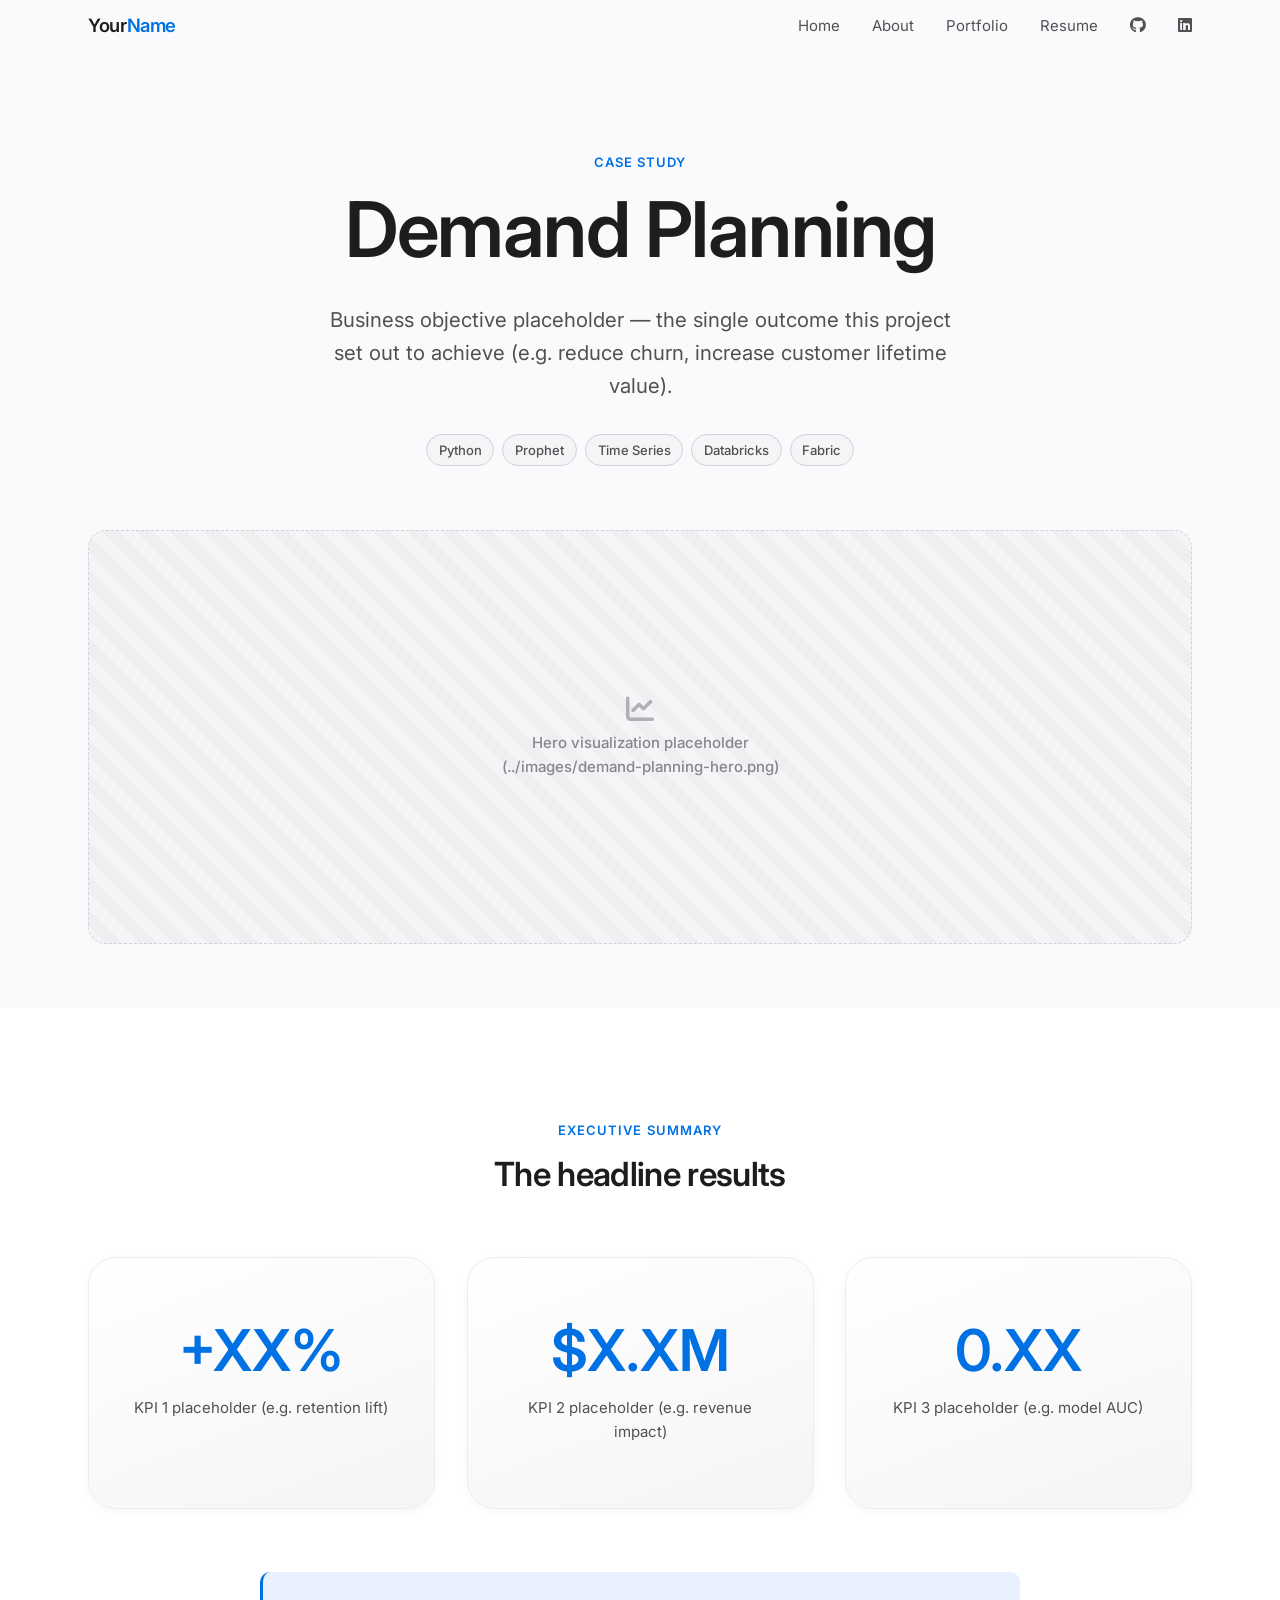
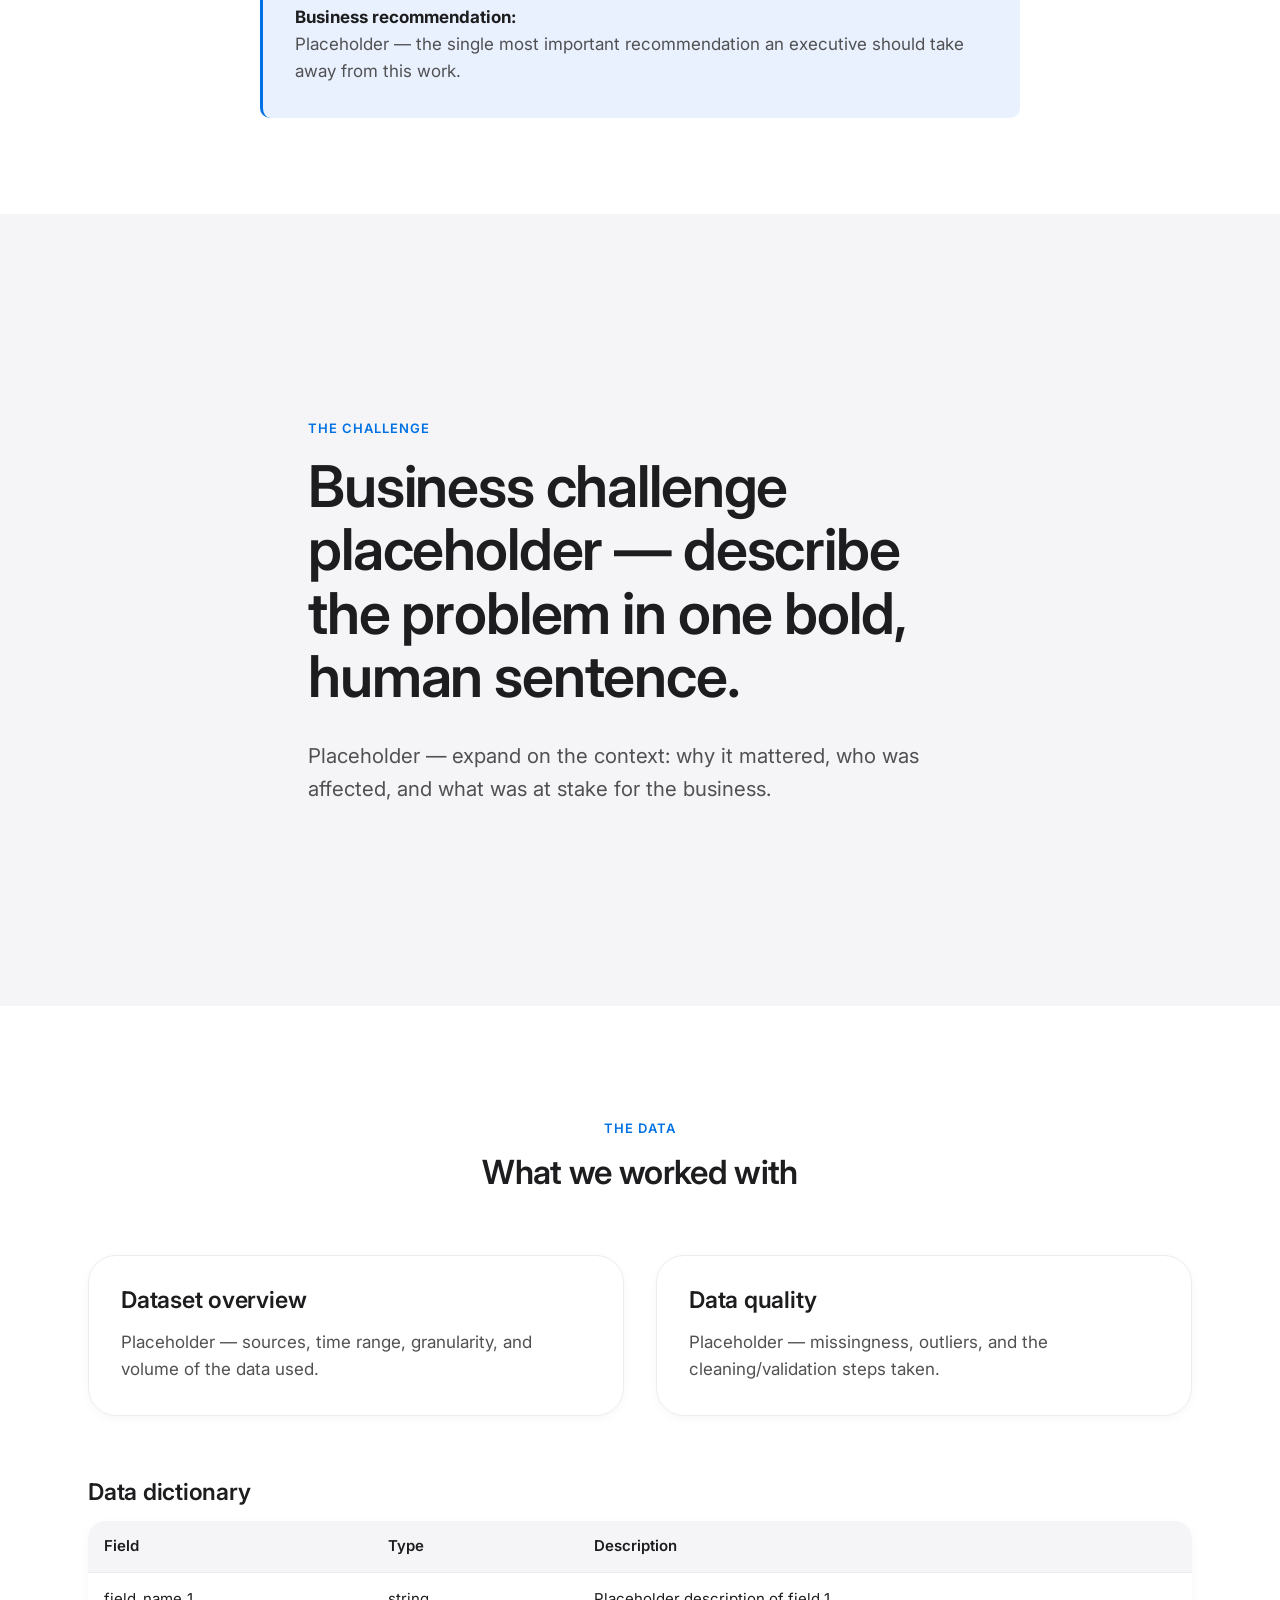
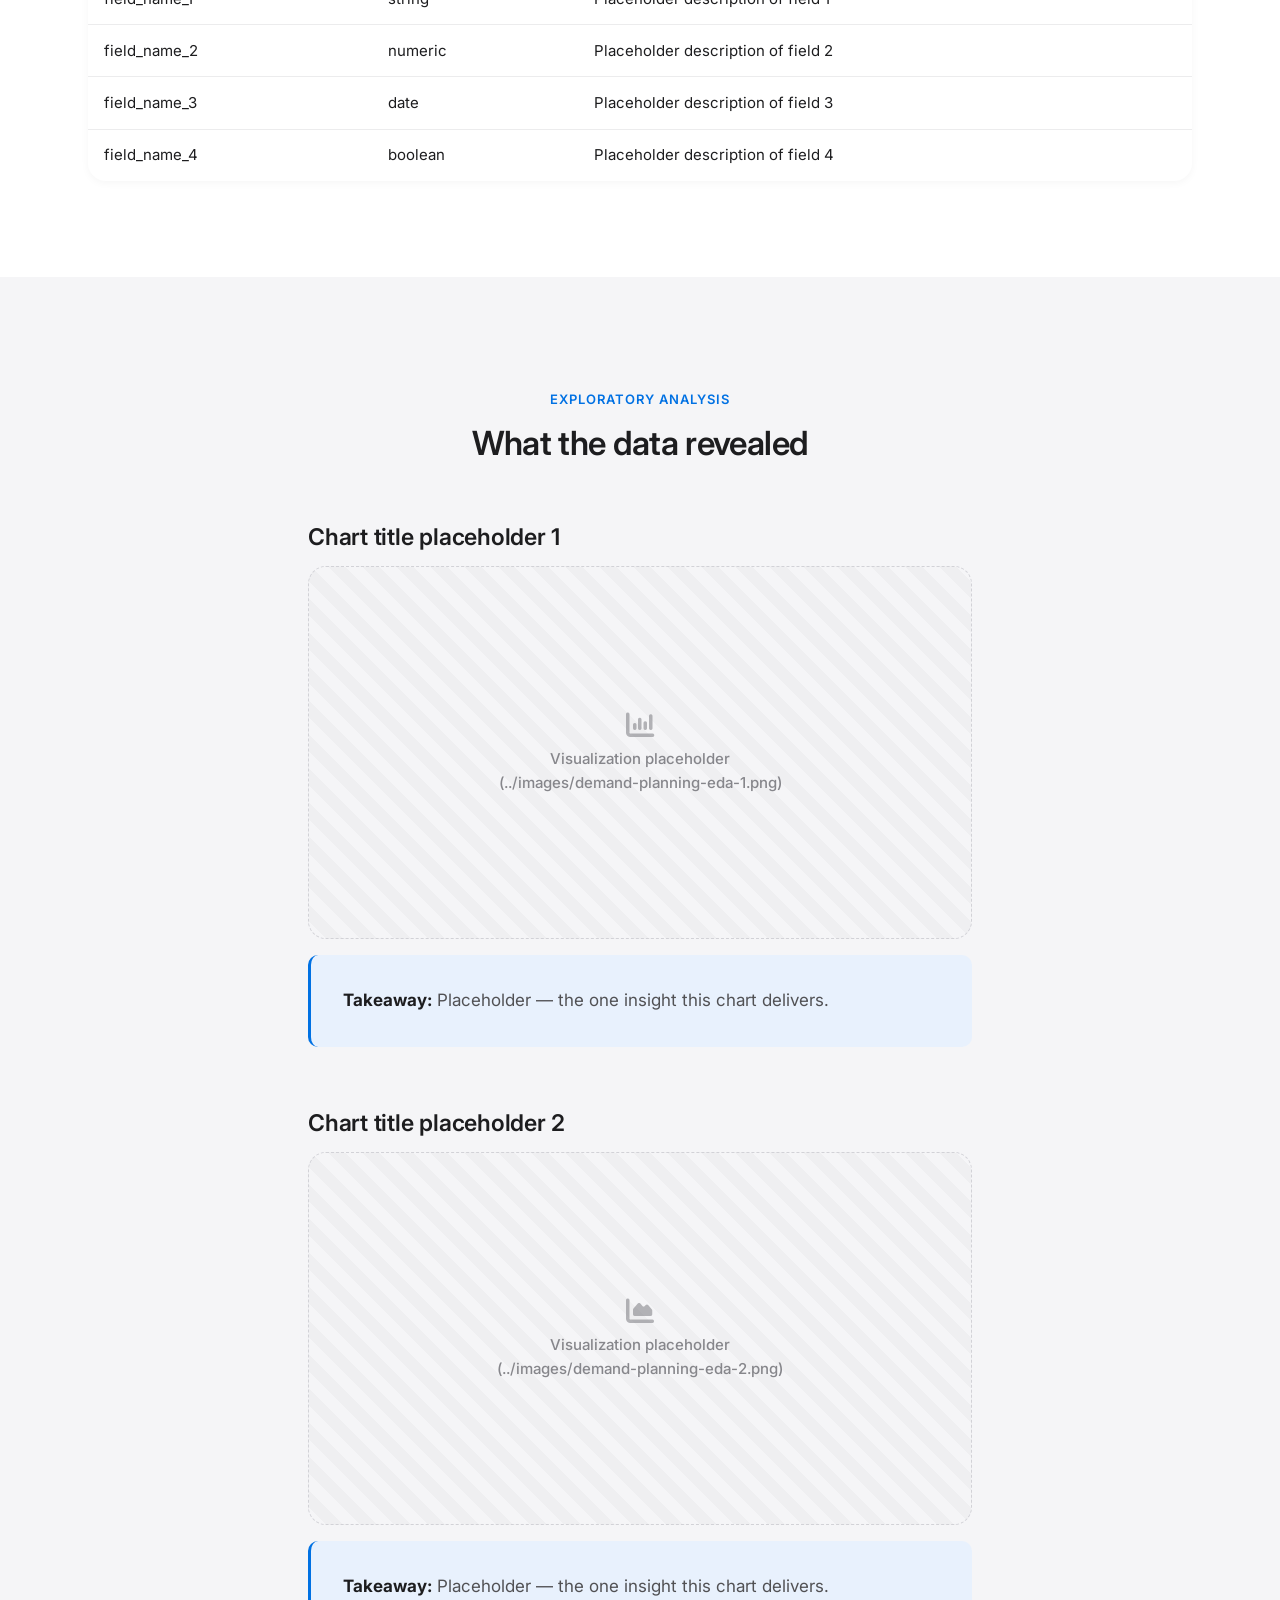
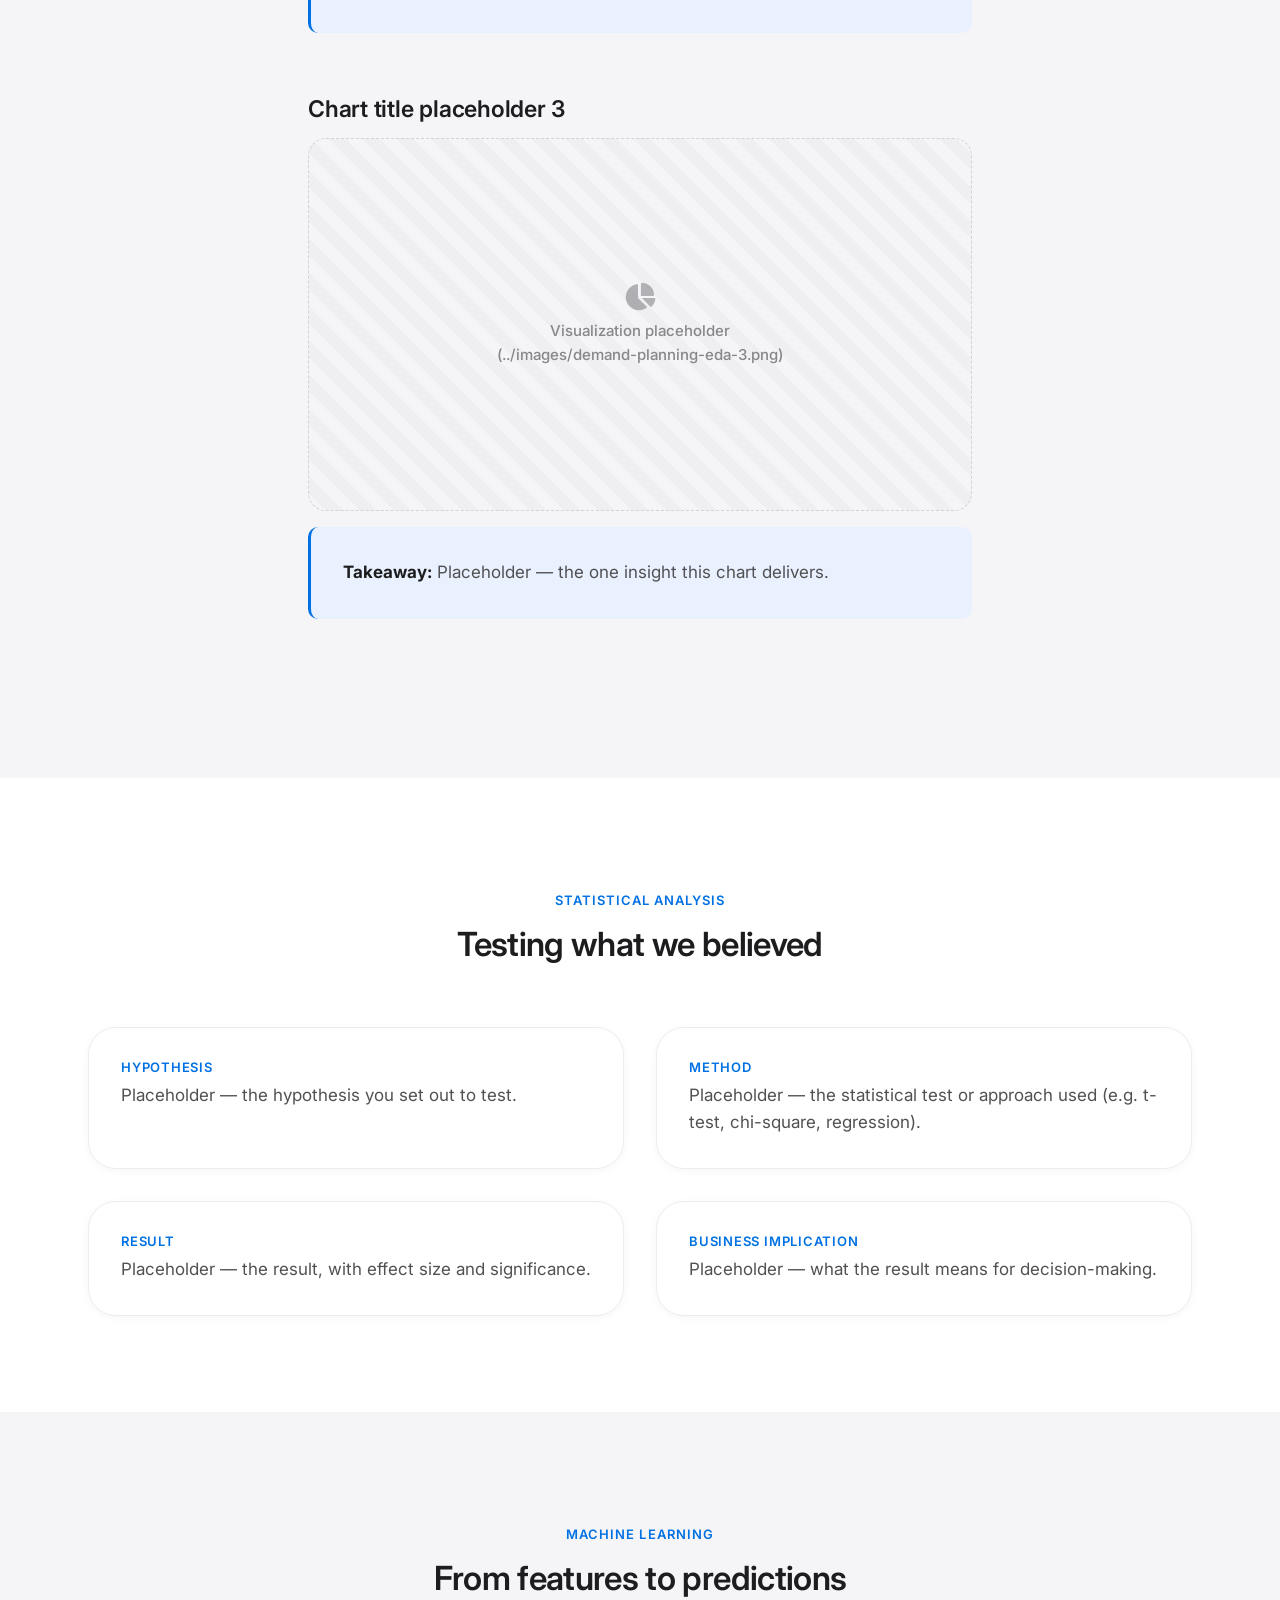
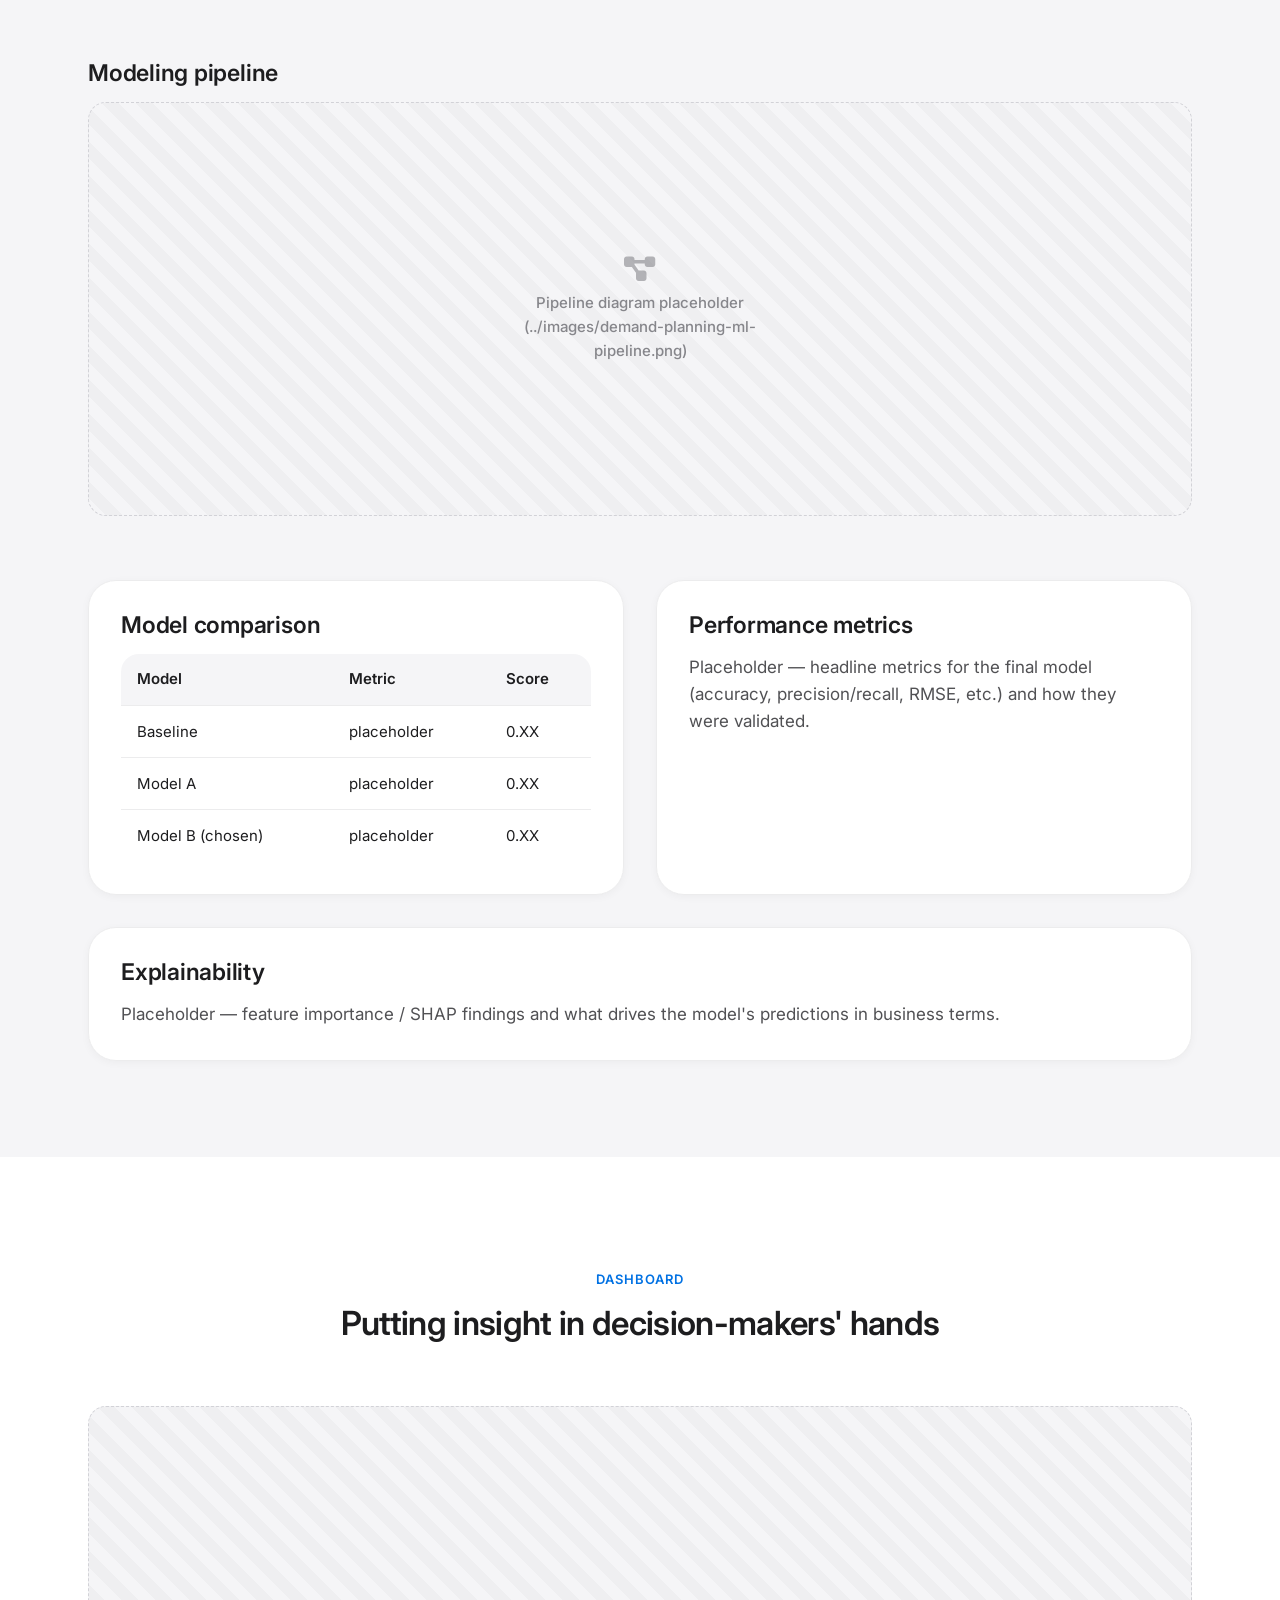
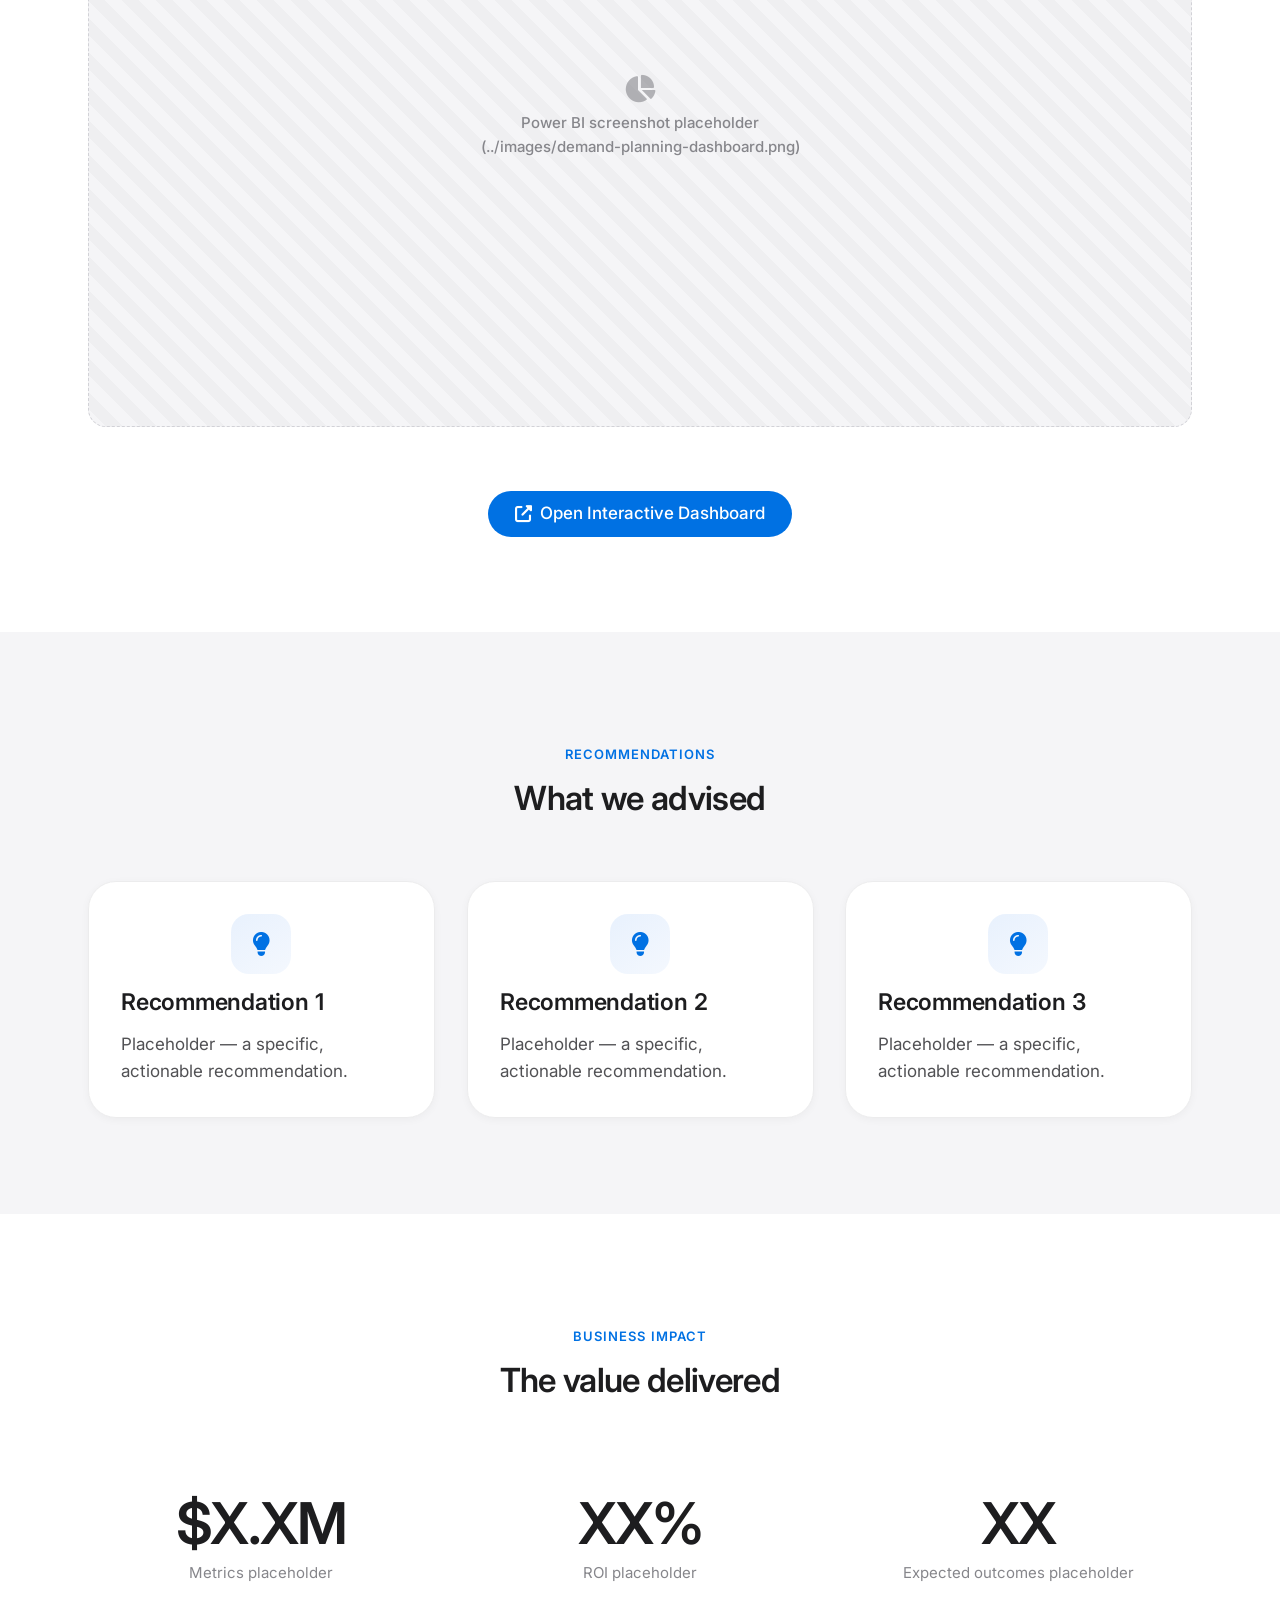
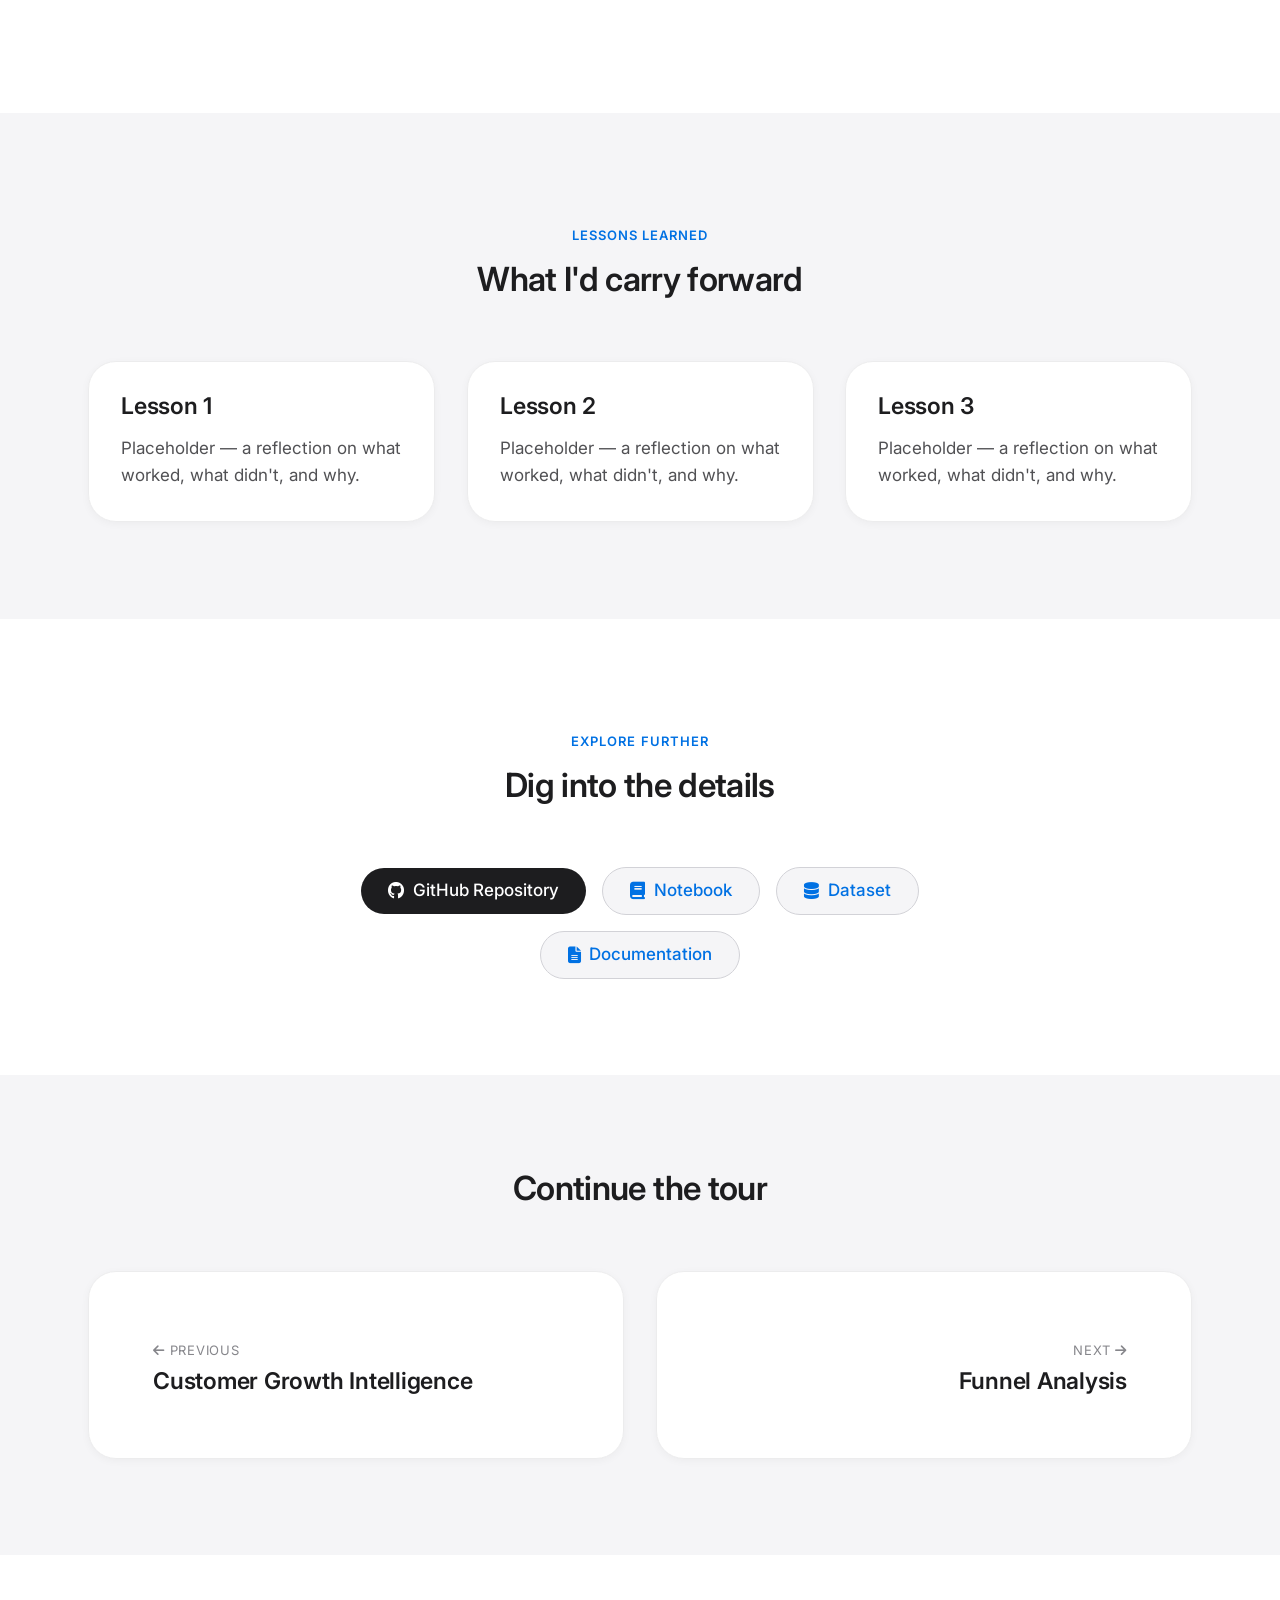
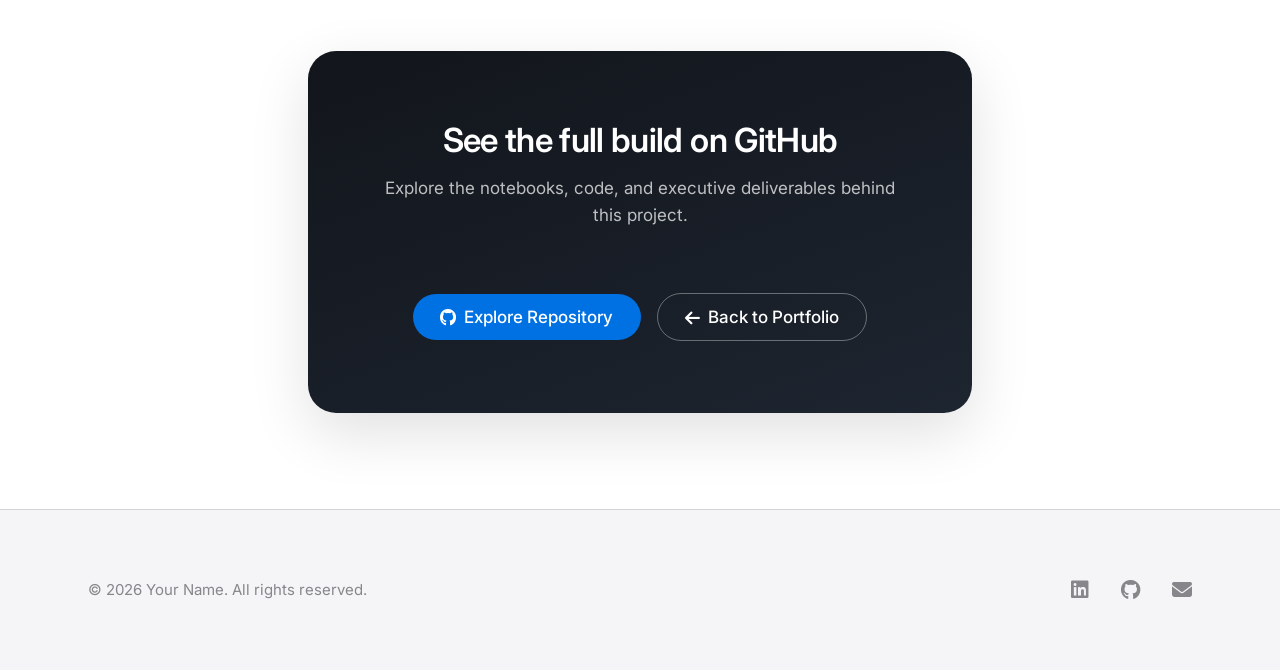
<file: projects/demand-planning.html>
<!DOCTYPE html>
<html lang="en">
<head>
  <meta charset="UTF-8" />
  <meta name="viewport" content="width=device-width, initial-scale=1.0" />

  <!-- =========================================================================
       PROJECT CASE STUDY TEMPLATE
       This page is one of four case studies sharing the SAME layout.
       To create/populate a project, replace only the marked placeholders.
       NOTE: this file lives in /projects/, so asset paths use "../".
       Per-project image slug used below: "demand-planning"
       ========================================================================= -->

  <!-- REPLACE: page title & description -->
  <title>Demand Planning — Case Study</title>
  <meta name="description" content="Placeholder: business objective of the customer growth case study." />

  <link rel="icon" type="image/png" href="../images/favicon.png" />

  <link rel="preconnect" href="https://fonts.googleapis.com" />
  <link rel="preconnect" href="https://fonts.gstatic.com" crossorigin />
  <link href="https://fonts.googleapis.com/css2?family=Inter:wght@400;500;600;700&display=swap" rel="stylesheet" />
  <link rel="stylesheet" href="https://cdnjs.cloudflare.com/ajax/libs/font-awesome/6.5.2/css/all.min.css" />
  <link rel="stylesheet" href="../css/styles.css?v=3" />
</head>
<body>

  <!-- NAVIGATION (note ../ paths from /projects/) -->
  <nav class="nav" aria-label="Primary">
    <div class="nav__inner">
      <a class="nav__logo" href="../index.html">Your<span>Name</span></a>
      <div class="nav__links">
        <a class="nav__link" href="../index.html">Home</a>
        <a class="nav__link" href="../about.html">About</a>
        <a class="nav__link" href="../portfolio.html">Portfolio</a>
        <a class="nav__link" href="../documents/resume.pdf" download>Resume</a>
        <a class="nav__link nav__link--icon" href="https://github.com/yourusername" target="_blank" rel="noopener" aria-label="GitHub"><i class="fa-brands fa-github"></i></a>
        <a class="nav__link nav__link--icon" href="https://www.linkedin.com/in/yourusername" target="_blank" rel="noopener" aria-label="LinkedIn"><i class="fa-brands fa-linkedin"></i></a>
      </div>
      <button class="nav__toggle" aria-label="Open menu" aria-expanded="false" aria-controls="mobileMenu">
        <span></span><span></span>
      </button>
    </div>
  </nav>

  <div class="mobile-menu" id="mobileMenu">
    <a href="../index.html"><i class="fa-solid fa-house"></i>Home</a>
    <a href="../about.html"><i class="fa-solid fa-user"></i>About</a>
    <a href="../portfolio.html"><i class="fa-solid fa-layer-group"></i>Portfolio</a>
    <a href="../documents/resume.pdf" download><i class="fa-solid fa-file-arrow-down"></i>Resume</a>
    <a href="https://github.com/yourusername" target="_blank" rel="noopener"><i class="fa-brands fa-github"></i>GitHub</a>
    <a href="https://www.linkedin.com/in/yourusername" target="_blank" rel="noopener"><i class="fa-brands fa-linkedin"></i>LinkedIn</a>
  </div>

  <main>

    <!-- =======================================================================
         HERO
         REPLACE: title, business objective, hero visualization, badges
         ======================================================================= -->
    <header class="project-hero section--offwhite">
      <div class="container">
        <p class="eyebrow" data-reveal>Case Study</p>
        <!-- REPLACE: project title -->
        <h1 class="project-hero__title" data-reveal data-reveal-delay="1">Demand Planning</h1>
        <!-- REPLACE: business objective (one sentence) -->
        <p class="project-hero__objective" data-reveal data-reveal-delay="2">
          Business objective placeholder — the single outcome this project set
          out to achieve (e.g. reduce churn, increase customer lifetime value).
        </p>
        <!-- Technology badges (REPLACE labels) -->
        <div class="tag-list" style="justify-content:center;" data-reveal data-reveal-delay="3">
          <span class="tag">Python</span>
          <span class="tag">Prophet</span>
          <span class="tag">Time Series</span>
          <span class="tag">Databricks</span>
          <span class="tag">Fabric</span>
        </div>

        <!-- Hero visualization placeholder -->
        <div data-reveal data-reveal-delay="4" style="margin-top: var(--space-lg);">
          <!-- REPLACE with: <img src="../images/demand-planning-hero.png" alt="..."> -->
          <div class="placeholder placeholder--banner">
            <i class="fa-solid fa-chart-line"></i>
            <span>Hero visualization placeholder<br>(../images/demand-planning-hero.png)</span>
          </div>
        </div>
      </div>
    </header>

    <!-- =======================================================================
         EXECUTIVE SUMMARY  (3 KPI cards + recommendation)
         REPLACE: KPI values/labels and the recommendation text
         ======================================================================= -->
    <section class="section" aria-labelledby="summary-title">
      <div class="container">
        <div class="section-header" data-reveal>
          <p class="eyebrow">Executive Summary</p>
          <h2 id="summary-title">The headline results</h2>
        </div>

        <div class="grid grid--3">
          <div class="card kpi-card" data-reveal>
            <div class="kpi-card__value">+XX%</div>
            <p class="kpi-card__label">KPI 1 placeholder (e.g. retention lift)</p>
          </div>
          <div class="card kpi-card" data-reveal data-reveal-delay="1">
            <div class="kpi-card__value">$X.XM</div>
            <p class="kpi-card__label">KPI 2 placeholder (e.g. revenue impact)</p>
          </div>
          <div class="card kpi-card" data-reveal data-reveal-delay="2">
            <div class="kpi-card__value">0.XX</div>
            <p class="kpi-card__label">KPI 3 placeholder (e.g. model AUC)</p>
          </div>
        </div>

        <div class="insight-card" data-reveal style="margin-top: var(--space-lg); max-width: var(--max-width-text); margin-inline:auto;">
          <strong>Business recommendation:</strong>
          <p>Placeholder — the single most important recommendation an executive should take away from this work.</p>
        </div>
      </div>
    </section>

    <!-- =======================================================================
         BUSINESS PROBLEM  (large typography, keynote feel)
         REPLACE: the challenge statement
         ======================================================================= -->
    <section class="keynote section--mist" aria-labelledby="problem-title">
      <div class="container container--narrow">
        <p class="eyebrow" data-reveal>The Challenge</p>
        <h2 id="problem-title" class="keynote__statement" data-reveal data-reveal-delay="1">
          Business challenge placeholder — describe the problem in one bold, human sentence.
        </h2>
        <p data-reveal data-reveal-delay="2" style="margin-top: var(--space-md); font-size: var(--fs-lead);">
          Placeholder — expand on the context: why it mattered, who was affected,
          and what was at stake for the business.
        </p>
      </div>
    </section>

    <!-- =======================================================================
         DATA
         REPLACE: dataset overview, data quality notes, data dictionary rows
         ======================================================================= -->
    <section class="section" aria-labelledby="data-title">
      <div class="container">
        <div class="section-header" data-reveal>
          <p class="eyebrow">The Data</p>
          <h2 id="data-title">What we worked with</h2>
        </div>

        <div class="grid grid--2" style="margin-bottom: var(--space-lg);">
          <div class="card" data-reveal>
            <h3>Dataset overview</h3>
            <p style="margin-top: var(--space-sm);">Placeholder — sources, time range, granularity, and volume of the data used.</p>
          </div>
          <div class="card" data-reveal data-reveal-delay="1">
            <h3>Data quality</h3>
            <p style="margin-top: var(--space-sm);">Placeholder — missingness, outliers, and the cleaning/validation steps taken.</p>
          </div>
        </div>

        <!-- Data dictionary (REPLACE rows) -->
        <div data-reveal>
          <h3 style="margin-bottom: var(--space-sm);">Data dictionary</h3>
          <table class="data-table">
            <thead>
              <tr><th>Field</th><th>Type</th><th>Description</th></tr>
            </thead>
            <tbody>
              <tr><td>field_name_1</td><td>string</td><td>Placeholder description of field 1</td></tr>
              <tr><td>field_name_2</td><td>numeric</td><td>Placeholder description of field 2</td></tr>
              <tr><td>field_name_3</td><td>date</td><td>Placeholder description of field 3</td></tr>
              <tr><td>field_name_4</td><td>boolean</td><td>Placeholder description of field 4</td></tr>
            </tbody>
          </table>
        </div>
      </div>
    </section>

    <!-- =======================================================================
         EXPLORATORY ANALYSIS  (charts + insight cards)
         REPLACE: each chart title, image, and takeaway
         ======================================================================= -->
    <section class="section section--mist" aria-labelledby="eda-title">
      <div class="container container--narrow">
        <div class="section-header" data-reveal>
          <p class="eyebrow">Exploratory Analysis</p>
          <h2 id="eda-title">What the data revealed</h2>
        </div>

        <!-- Chart 1 -->
        <div class="chart-block" data-reveal>
          <h3 class="chart-block__title">Chart title placeholder 1</h3>
          <!-- REPLACE with: <img src="../images/demand-planning-eda-1.png" alt="..."> -->
          <div class="placeholder placeholder--wide">
            <i class="fa-solid fa-chart-column"></i>
            <span>Visualization placeholder<br>(../images/demand-planning-eda-1.png)</span>
          </div>
          <div class="insight-card">
            <p><strong>Takeaway:</strong> Placeholder — the one insight this chart delivers.</p>
          </div>
        </div>

        <!-- Chart 2 -->
        <div class="chart-block" data-reveal>
          <h3 class="chart-block__title">Chart title placeholder 2</h3>
          <!-- REPLACE with: <img src="../images/demand-planning-eda-2.png" alt="..."> -->
          <div class="placeholder placeholder--wide">
            <i class="fa-solid fa-chart-area"></i>
            <span>Visualization placeholder<br>(../images/demand-planning-eda-2.png)</span>
          </div>
          <div class="insight-card">
            <p><strong>Takeaway:</strong> Placeholder — the one insight this chart delivers.</p>
          </div>
        </div>

        <!-- Chart 3 -->
        <div class="chart-block" data-reveal>
          <h3 class="chart-block__title">Chart title placeholder 3</h3>
          <!-- REPLACE with: <img src="../images/demand-planning-eda-3.png" alt="..."> -->
          <div class="placeholder placeholder--wide">
            <i class="fa-solid fa-chart-pie"></i>
            <span>Visualization placeholder<br>(../images/demand-planning-eda-3.png)</span>
          </div>
          <div class="insight-card">
            <p><strong>Takeaway:</strong> Placeholder — the one insight this chart delivers.</p>
          </div>
        </div>
      </div>
    </section>

    <!-- =======================================================================
         STATISTICAL ANALYSIS  (hypothesis / method / result / implication)
         REPLACE: text in each card
         ======================================================================= -->
    <section class="section" aria-labelledby="stats-title">
      <div class="container">
        <div class="section-header" data-reveal>
          <p class="eyebrow">Statistical Analysis</p>
          <h2 id="stats-title">Testing what we believed</h2>
        </div>

        <div class="grid grid--2">
          <div class="card stat-analysis-card" data-reveal>
            <h4>Hypothesis</h4>
            <p>Placeholder — the hypothesis you set out to test.</p>
          </div>
          <div class="card stat-analysis-card" data-reveal data-reveal-delay="1">
            <h4>Method</h4>
            <p>Placeholder — the statistical test or approach used (e.g. t-test, chi-square, regression).</p>
          </div>
          <div class="card stat-analysis-card" data-reveal>
            <h4>Result</h4>
            <p>Placeholder — the result, with effect size and significance.</p>
          </div>
          <div class="card stat-analysis-card" data-reveal data-reveal-delay="1">
            <h4>Business implication</h4>
            <p>Placeholder — what the result means for decision-making.</p>
          </div>
        </div>
      </div>
    </section>

    <!-- =======================================================================
         MACHINE LEARNING
         REPLACE: pipeline diagram, model comparison, metrics, explainability
         ======================================================================= -->
    <section class="section section--mist" aria-labelledby="ml-title">
      <div class="container">
        <div class="section-header" data-reveal>
          <p class="eyebrow">Machine Learning</p>
          <h2 id="ml-title">From features to predictions</h2>
        </div>

        <!-- Pipeline diagram -->
        <div data-reveal style="margin-bottom: var(--space-lg);">
          <h3 style="margin-bottom: var(--space-sm);">Modeling pipeline</h3>
          <!-- REPLACE with: <img src="../images/demand-planning-ml-pipeline.png" alt="..."> -->
          <div class="placeholder placeholder--banner">
            <i class="fa-solid fa-diagram-project"></i>
            <span>Pipeline diagram placeholder<br>(../images/demand-planning-ml-pipeline.png)</span>
          </div>
        </div>

        <div class="grid grid--2">
          <!-- Model comparison -->
          <div class="card" data-reveal>
            <h3>Model comparison</h3>
            <table class="data-table" style="margin-top: var(--space-sm); box-shadow:none;">
              <thead>
                <tr><th>Model</th><th>Metric</th><th>Score</th></tr>
              </thead>
              <tbody>
                <tr><td>Baseline</td><td>placeholder</td><td>0.XX</td></tr>
                <tr><td>Model A</td><td>placeholder</td><td>0.XX</td></tr>
                <tr><td>Model B (chosen)</td><td>placeholder</td><td>0.XX</td></tr>
              </tbody>
            </table>
          </div>

          <!-- Performance metrics -->
          <div class="card" data-reveal data-reveal-delay="1">
            <h3>Performance metrics</h3>
            <p style="margin-top: var(--space-sm);">Placeholder — headline metrics for the final model (accuracy, precision/recall, RMSE, etc.) and how they were validated.</p>
          </div>
        </div>

        <!-- Explainability -->
        <div class="card" data-reveal style="margin-top: var(--space-md);">
          <h3>Explainability</h3>
          <p style="margin-top: var(--space-sm);">Placeholder — feature importance / SHAP findings and what drives the model's predictions in business terms.</p>
        </div>
      </div>
    </section>

    <!-- =======================================================================
         DASHBOARD
         REPLACE: Power BI screenshot + interactive dashboard link
         ======================================================================= -->
    <section class="section" aria-labelledby="dashboard-title">
      <div class="container">
        <div class="section-header" data-reveal>
          <p class="eyebrow">Dashboard</p>
          <h2 id="dashboard-title">Putting insight in decision-makers' hands</h2>
        </div>

        <div data-reveal>
          <!-- REPLACE with: <img src="../images/demand-planning-dashboard.png" alt="..."> -->
          <div class="placeholder placeholder--wide">
            <i class="fa-solid fa-chart-pie"></i>
            <span>Power BI screenshot placeholder<br>(../images/demand-planning-dashboard.png)</span>
          </div>
        </div>

        <div class="btn-group btn-group--center" data-reveal style="margin-top: var(--space-lg);">
          <!-- REPLACE: interactive dashboard URL (Power BI / Tableau public link) -->
          <a class="btn btn--primary" href="#REPLACE-dashboard-url" target="_blank" rel="noopener">
            <i class="fa-solid fa-up-right-from-square"></i> Open Interactive Dashboard
          </a>
        </div>
      </div>
    </section>

    <!-- =======================================================================
         BUSINESS RECOMMENDATIONS
         REPLACE: each recommendation card
         ======================================================================= -->
    <section class="section section--mist" aria-labelledby="reco-title">
      <div class="container">
        <div class="section-header" data-reveal>
          <p class="eyebrow">Recommendations</p>
          <h2 id="reco-title">What we advised</h2>
        </div>

        <div class="grid grid--3">
          <div class="card" data-reveal>
            <div class="skill-card__icon"><i class="fa-solid fa-lightbulb"></i></div>
            <h3>Recommendation 1</h3>
            <p style="margin-top: var(--space-sm);">Placeholder — a specific, actionable recommendation.</p>
          </div>
          <div class="card" data-reveal data-reveal-delay="1">
            <div class="skill-card__icon"><i class="fa-solid fa-lightbulb"></i></div>
            <h3>Recommendation 2</h3>
            <p style="margin-top: var(--space-sm);">Placeholder — a specific, actionable recommendation.</p>
          </div>
          <div class="card" data-reveal data-reveal-delay="2">
            <div class="skill-card__icon"><i class="fa-solid fa-lightbulb"></i></div>
            <h3>Recommendation 3</h3>
            <p style="margin-top: var(--space-sm);">Placeholder — a specific, actionable recommendation.</p>
          </div>
        </div>
      </div>
    </section>

    <!-- =======================================================================
         BUSINESS IMPACT
         REPLACE: metrics, ROI, expected outcomes
         ======================================================================= -->
    <section class="section" aria-labelledby="impact-title">
      <div class="container">
        <div class="section-header" data-reveal>
          <p class="eyebrow">Business Impact</p>
          <h2 id="impact-title">The value delivered</h2>
        </div>

        <div class="grid grid--3">
          <div class="stat" data-reveal>
            <div class="stat__number">$X.XM</div>
            <span class="stat__label">Metrics placeholder</span>
          </div>
          <div class="stat" data-reveal data-reveal-delay="1">
            <div class="stat__number">XX%</div>
            <span class="stat__label">ROI placeholder</span>
          </div>
          <div class="stat" data-reveal data-reveal-delay="2">
            <div class="stat__number">XX</div>
            <span class="stat__label">Expected outcomes placeholder</span>
          </div>
        </div>
      </div>
    </section>

    <!-- =======================================================================
         LESSONS LEARNED
         REPLACE: each lesson card
         ======================================================================= -->
    <section class="section section--mist" aria-labelledby="lessons-title">
      <div class="container">
        <div class="section-header" data-reveal>
          <p class="eyebrow">Lessons Learned</p>
          <h2 id="lessons-title">What I'd carry forward</h2>
        </div>

        <div class="grid grid--3">
          <div class="card" data-reveal>
            <h3>Lesson 1</h3>
            <p style="margin-top: var(--space-sm);">Placeholder — a reflection on what worked, what didn't, and why.</p>
          </div>
          <div class="card" data-reveal data-reveal-delay="1">
            <h3>Lesson 2</h3>
            <p style="margin-top: var(--space-sm);">Placeholder — a reflection on what worked, what didn't, and why.</p>
          </div>
          <div class="card" data-reveal data-reveal-delay="2">
            <h3>Lesson 3</h3>
            <p style="margin-top: var(--space-sm);">Placeholder — a reflection on what worked, what didn't, and why.</p>
          </div>
        </div>
      </div>
    </section>

    <!-- =======================================================================
         REPOSITORY  (placeholder links)
         REPLACE: each href with a real URL or file path
         ======================================================================= -->
    <section class="section" aria-labelledby="repo-title">
      <div class="container container--narrow text-center">
        <div class="section-header" data-reveal>
          <p class="eyebrow">Explore Further</p>
          <h2 id="repo-title">Dig into the details</h2>
        </div>
        <div class="btn-group btn-group--center" data-reveal>
          <!-- REPLACE all four links -->
          <a class="btn btn--dark" href="#REPLACE-github-url" target="_blank" rel="noopener"><i class="fa-brands fa-github"></i> GitHub Repository</a>
          <a class="btn btn--secondary" href="#REPLACE-notebook-url" target="_blank" rel="noopener"><i class="fa-solid fa-book"></i> Notebook</a>
          <a class="btn btn--secondary" href="#REPLACE-dataset-url" target="_blank" rel="noopener"><i class="fa-solid fa-database"></i> Dataset</a>
          <a class="btn btn--secondary" href="../documents/demand-planning-documentation.pdf" target="_blank" rel="noopener"><i class="fa-solid fa-file-lines"></i> Documentation</a>
        </div>
      </div>
    </section>

    <!-- =======================================================================
         NEXT / PREVIOUS PROJECT
         REPLACE: keep links pointing to the correct neighbouring case studies
         ======================================================================= -->
    <section class="section section--mist" aria-labelledby="next-title">
      <div class="container">
        <h2 id="next-title" class="section-header" data-reveal>Continue the tour</h2>
        <div class="project-nav">
          <!-- Previous -->
          <a class="project-nav__card" href="customer-growth.html" data-reveal>
            <span class="project-nav__label"><i class="fa-solid fa-arrow-left"></i> Previous</span>
            <h3>Customer Growth Intelligence</h3>
          </a>
          <!-- Next -->
          <a class="project-nav__card project-nav__card--next" href="funnel-analysis.html" data-reveal data-reveal-delay="1">
            <span class="project-nav__label">Next <i class="fa-solid fa-arrow-right"></i></span>
            <h3>Funnel Analysis</h3>
          </a>
        </div>
      </div>
    </section>

    <!-- =======================================================================
         CLOSING CTA  (global .closing-cta component — styles in css/styles.css)
         ======================================================================= -->
    <section class="section">
      <div class="container container--narrow">
        <div class="closing-cta" data-reveal>
          <h2>See the full build on GitHub</h2>
          <p>Explore the notebooks, code, and executive deliverables behind this project.</p>
          <div class="btn-group">
            <a class="btn btn--primary" href="https://github.com/orjalesl" target="_blank" rel="noopener"><i class="fa-brands fa-github"></i> Explore Repository</a>
            <a class="btn btn--ghost" href="../portfolio.html"><i class="fa-solid fa-arrow-left"></i> Back to Portfolio</a>
          </div>
        </div>
      </div>
    </section>

  </main>

  <!-- FOOTER (note ../ paths) -->
  <footer class="footer">
    <div class="container footer__inner">
      <p class="footer__copy">© <span id="year">2026</span> Your Name. All rights reserved.</p>
      <div class="footer__socials">
        <a href="https://www.linkedin.com/in/yourusername" target="_blank" rel="noopener" aria-label="LinkedIn"><i class="fa-brands fa-linkedin"></i></a>
        <a href="https://github.com/yourusername" target="_blank" rel="noopener" aria-label="GitHub"><i class="fa-brands fa-github"></i></a>
        <a href="mailto:you@example.com" aria-label="Email"><i class="fa-solid fa-envelope"></i></a>
      </div>
    </div>
  </footer>

  <script src="../js/main.js"></script>
  <script>document.getElementById("year").textContent = new Date().getFullYear();</script>
</body>
</html>
</file>
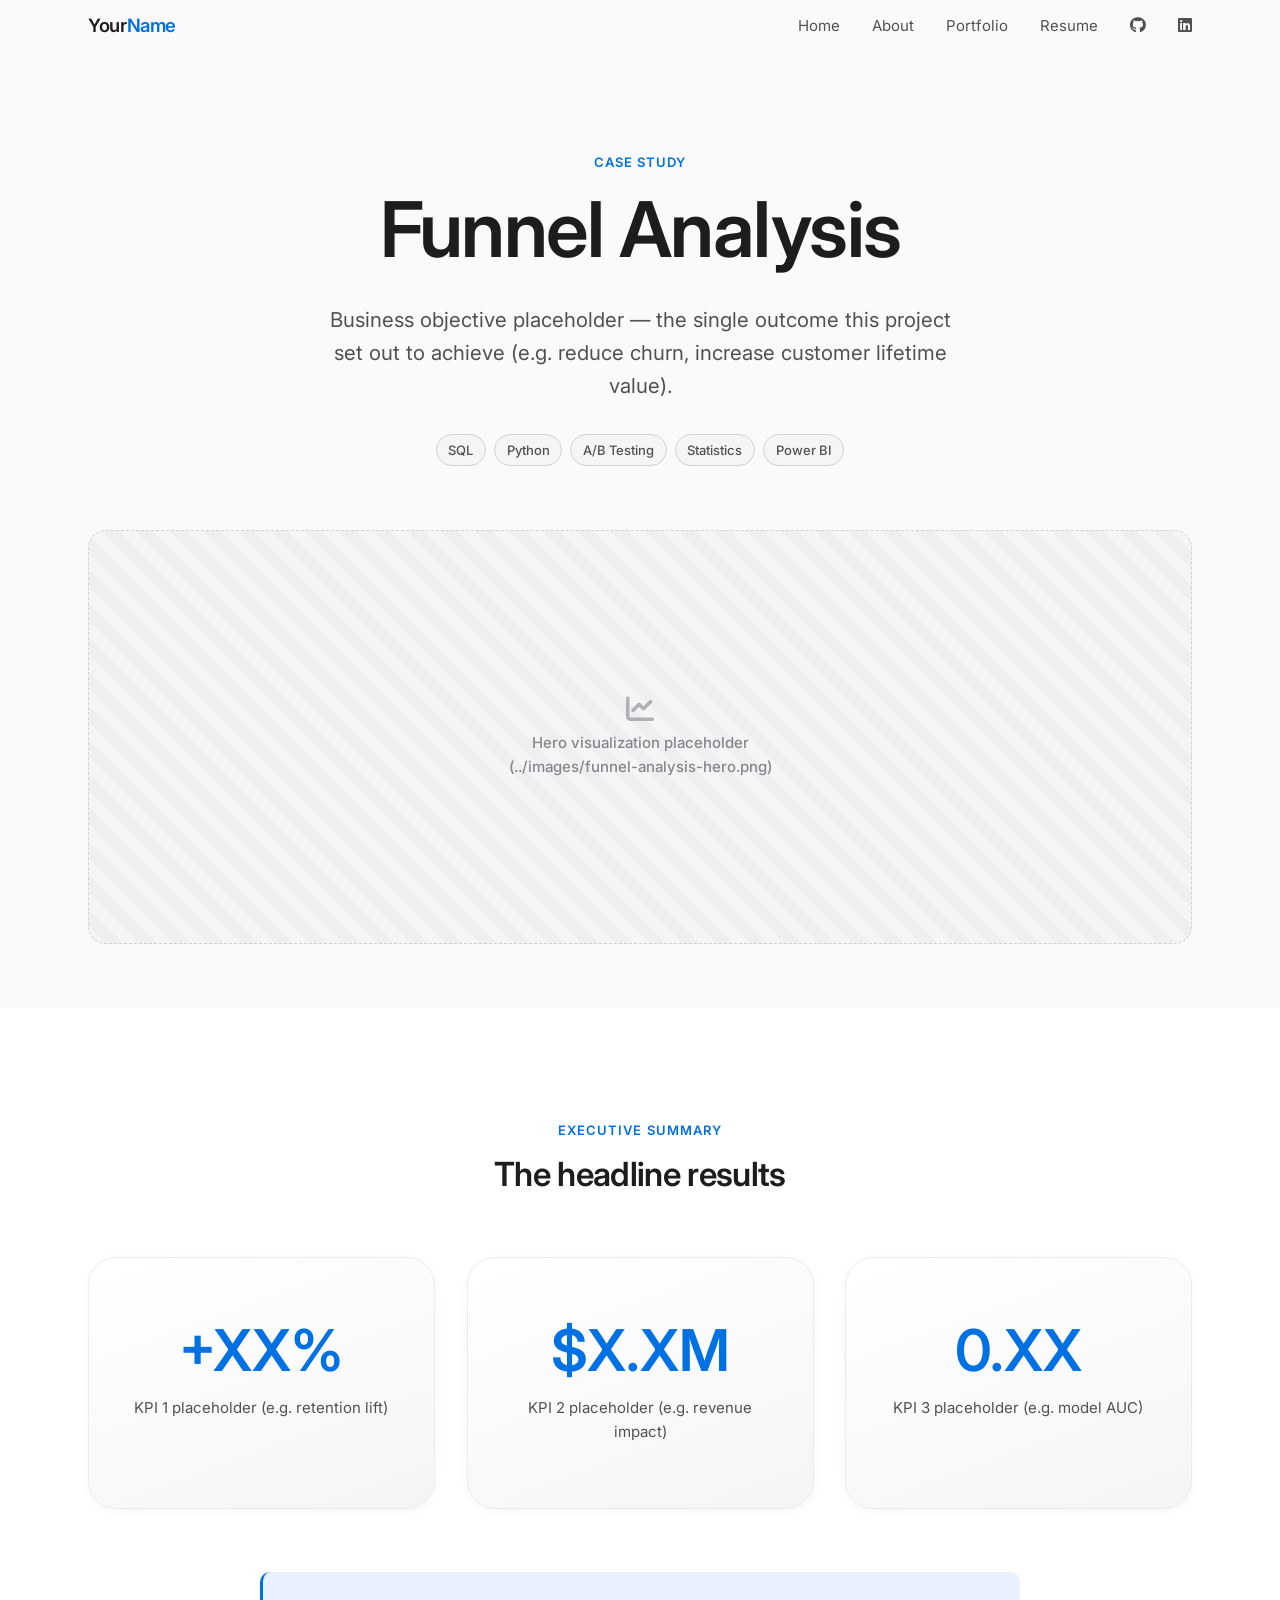
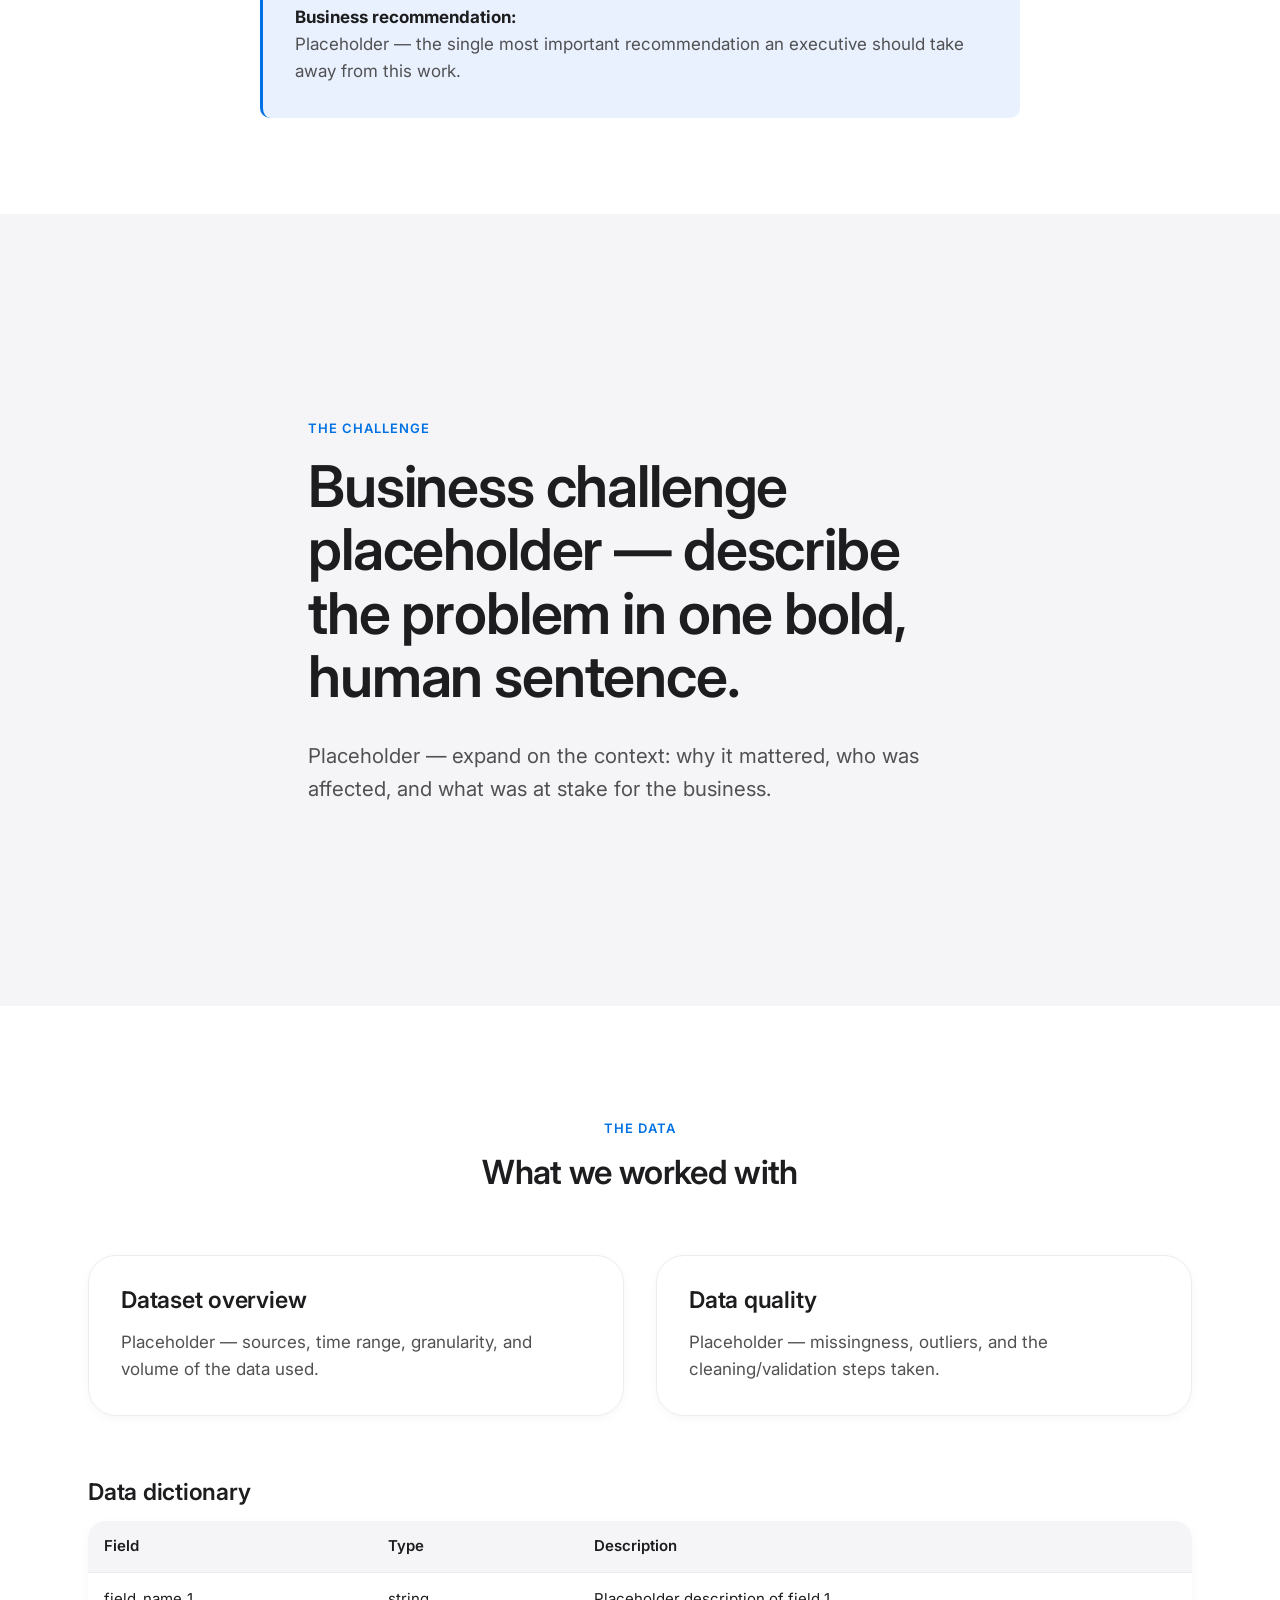
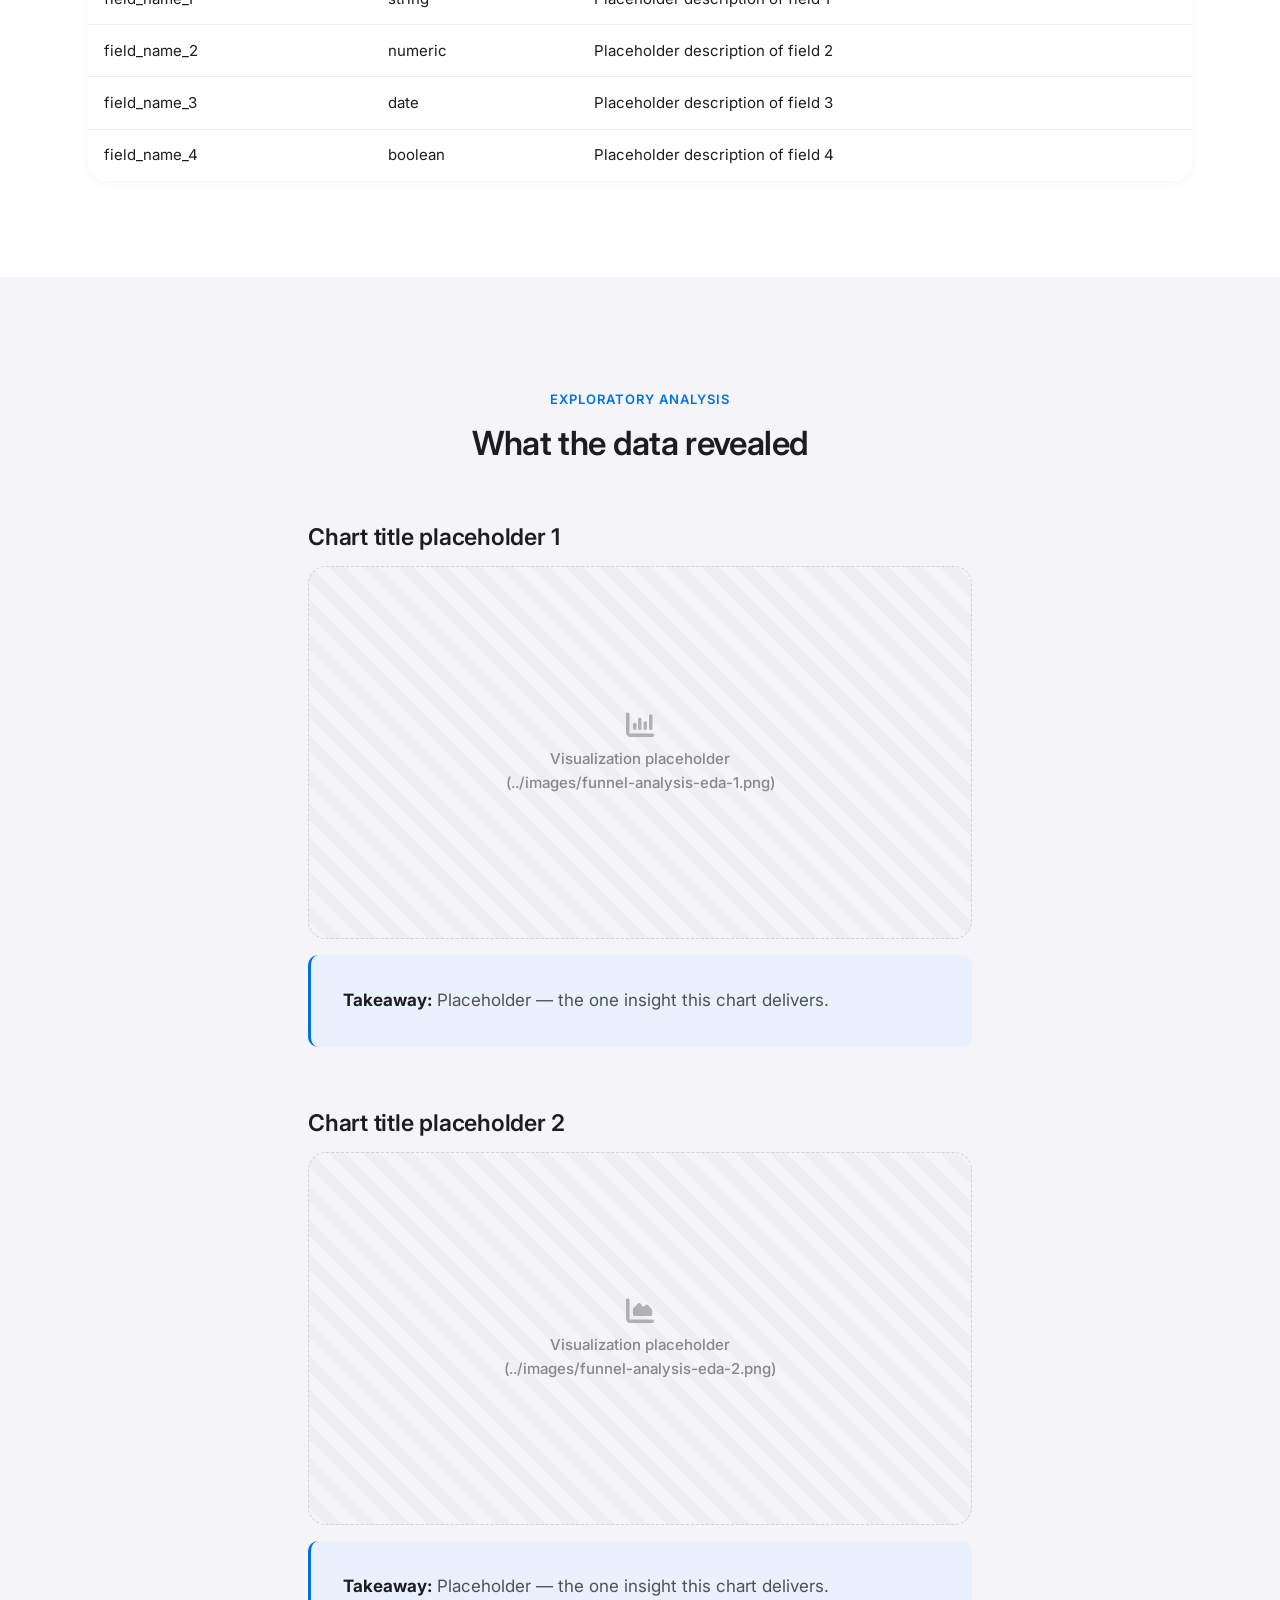
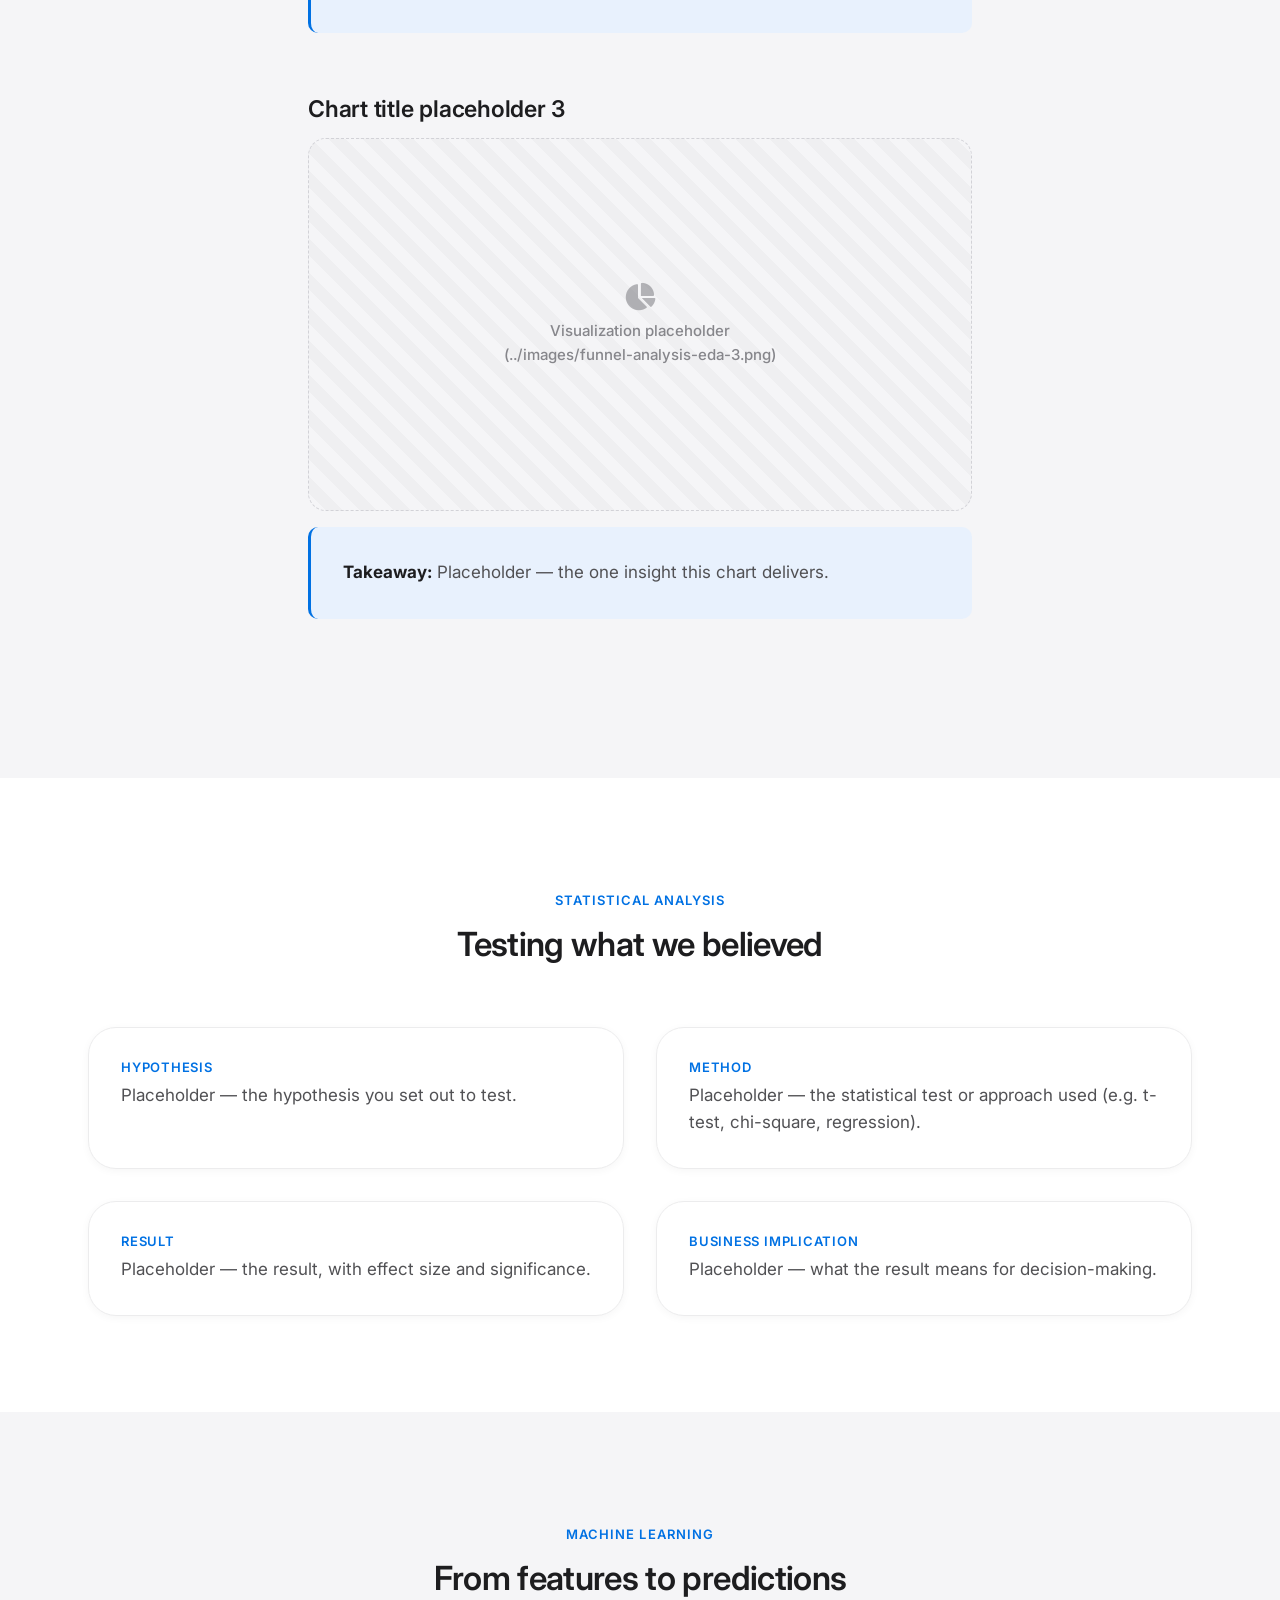
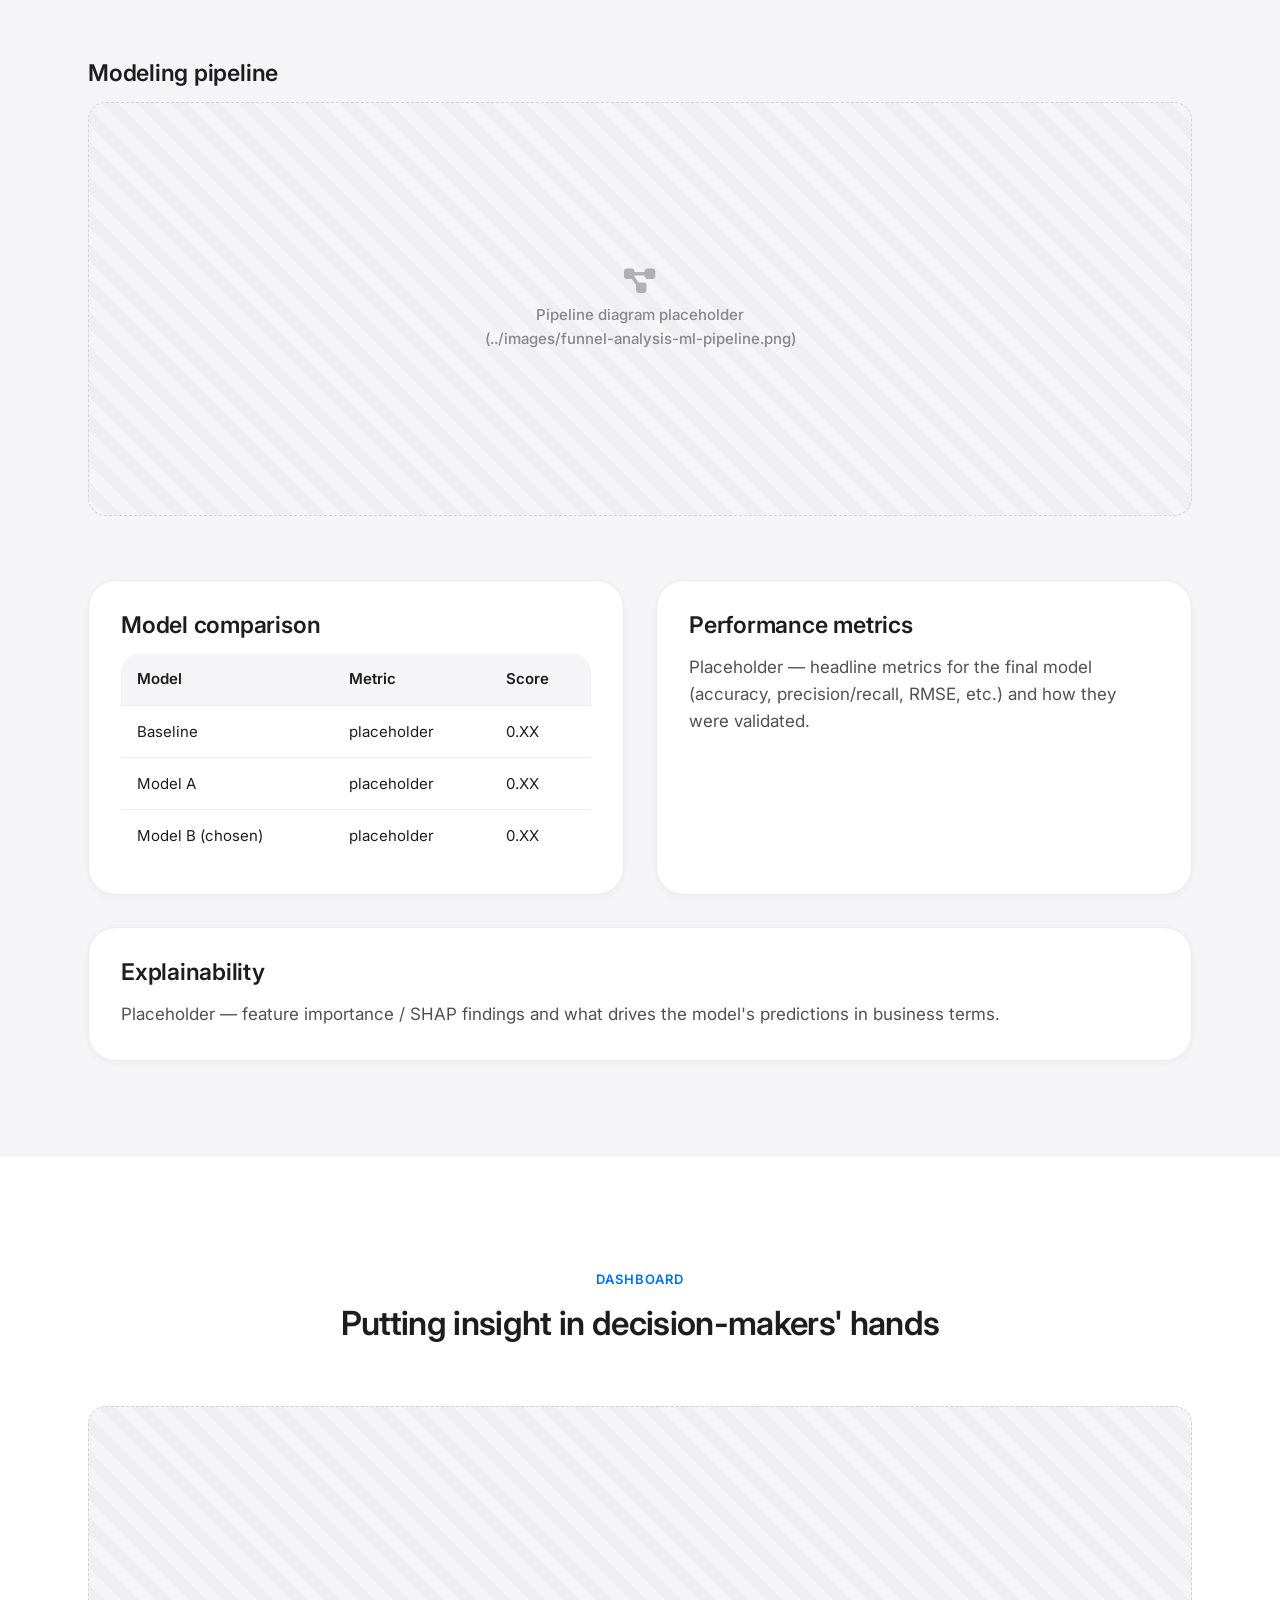
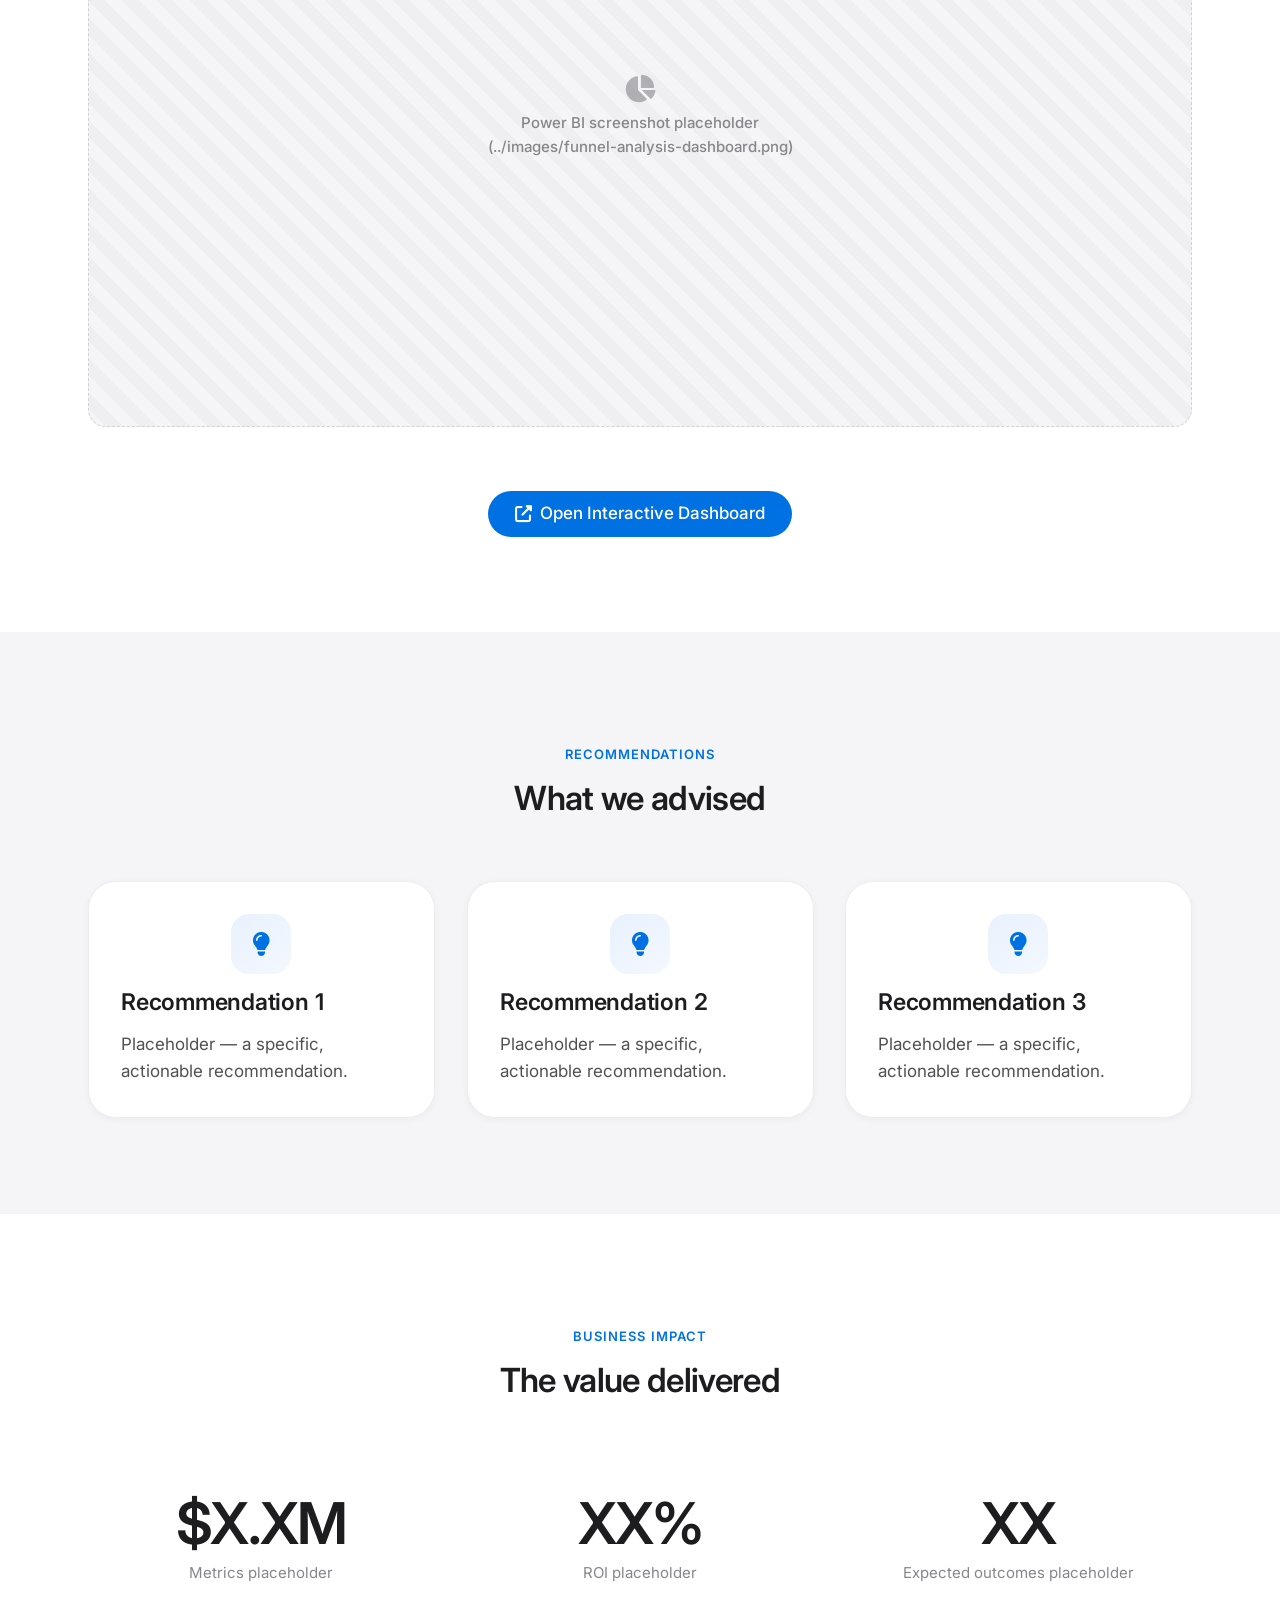
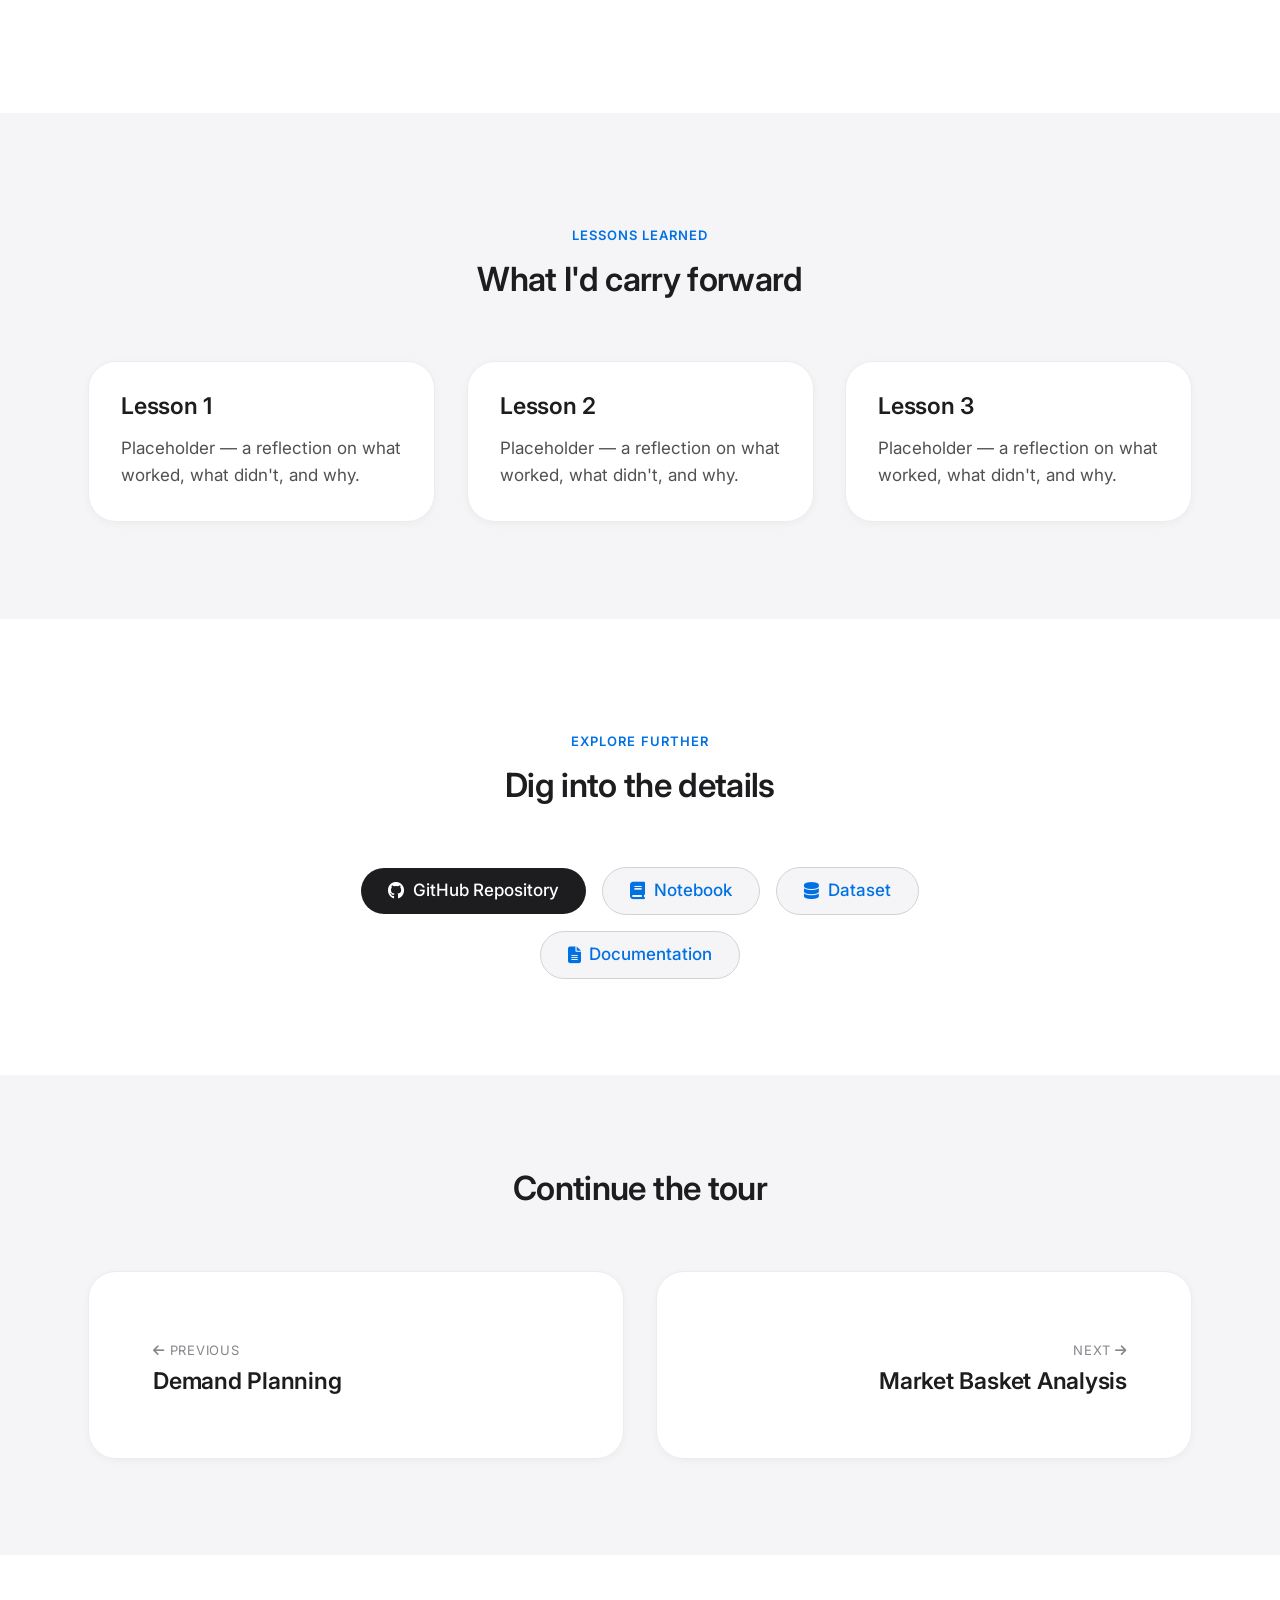
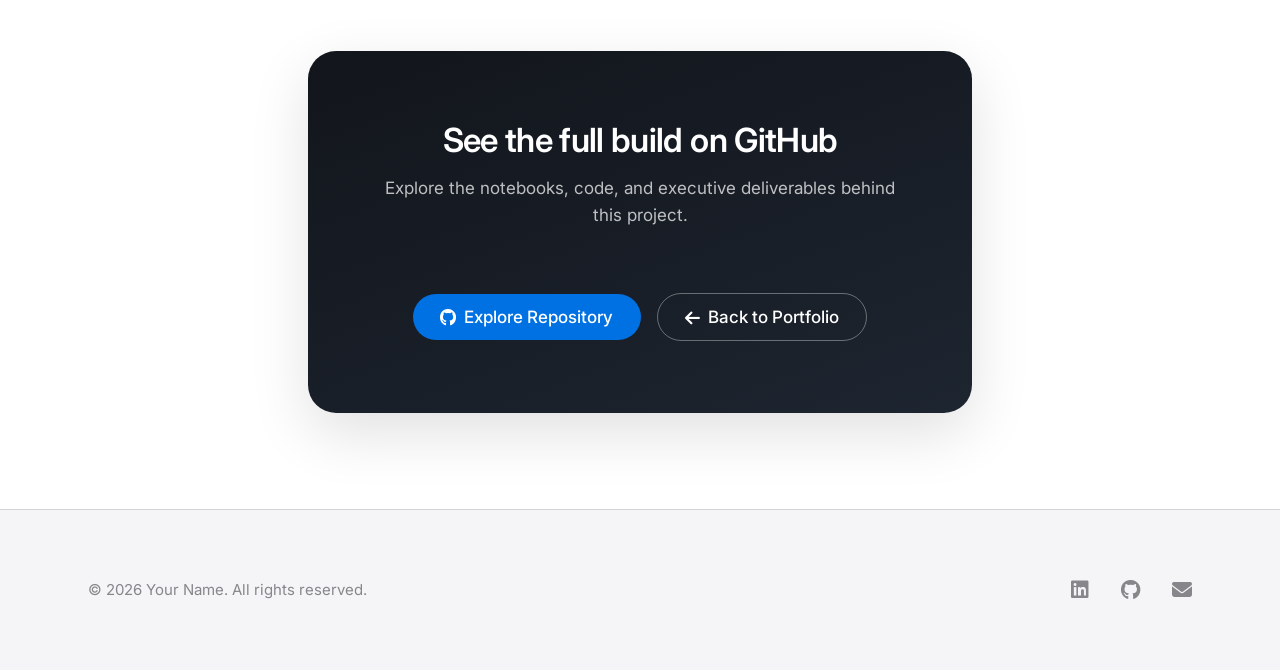
<file: projects/funnel-analysis.html>
<!DOCTYPE html>
<html lang="en">
<head>
  <meta charset="UTF-8" />
  <meta name="viewport" content="width=device-width, initial-scale=1.0" />

  <!-- =========================================================================
       PROJECT CASE STUDY TEMPLATE
       This page is one of four case studies sharing the SAME layout.
       To create/populate a project, replace only the marked placeholders.
       NOTE: this file lives in /projects/, so asset paths use "../".
       Per-project image slug used below: "funnel-analysis"
       ========================================================================= -->

  <!-- REPLACE: page title & description -->
  <title>Funnel Analysis — Case Study</title>
  <meta name="description" content="Placeholder: business objective of the customer growth case study." />

  <link rel="icon" type="image/png" href="../images/favicon.png" />

  <link rel="preconnect" href="https://fonts.googleapis.com" />
  <link rel="preconnect" href="https://fonts.gstatic.com" crossorigin />
  <link href="https://fonts.googleapis.com/css2?family=Inter:wght@400;500;600;700&display=swap" rel="stylesheet" />
  <link rel="stylesheet" href="https://cdnjs.cloudflare.com/ajax/libs/font-awesome/6.5.2/css/all.min.css" />
  <link rel="stylesheet" href="../css/styles.css?v=3" />
</head>
<body>

  <!-- NAVIGATION (note ../ paths from /projects/) -->
  <nav class="nav" aria-label="Primary">
    <div class="nav__inner">
      <a class="nav__logo" href="../index.html">Your<span>Name</span></a>
      <div class="nav__links">
        <a class="nav__link" href="../index.html">Home</a>
        <a class="nav__link" href="../about.html">About</a>
        <a class="nav__link" href="../portfolio.html">Portfolio</a>
        <a class="nav__link" href="../documents/resume.pdf" download>Resume</a>
        <a class="nav__link nav__link--icon" href="https://github.com/yourusername" target="_blank" rel="noopener" aria-label="GitHub"><i class="fa-brands fa-github"></i></a>
        <a class="nav__link nav__link--icon" href="https://www.linkedin.com/in/yourusername" target="_blank" rel="noopener" aria-label="LinkedIn"><i class="fa-brands fa-linkedin"></i></a>
      </div>
      <button class="nav__toggle" aria-label="Open menu" aria-expanded="false" aria-controls="mobileMenu">
        <span></span><span></span>
      </button>
    </div>
  </nav>

  <div class="mobile-menu" id="mobileMenu">
    <a href="../index.html"><i class="fa-solid fa-house"></i>Home</a>
    <a href="../about.html"><i class="fa-solid fa-user"></i>About</a>
    <a href="../portfolio.html"><i class="fa-solid fa-layer-group"></i>Portfolio</a>
    <a href="../documents/resume.pdf" download><i class="fa-solid fa-file-arrow-down"></i>Resume</a>
    <a href="https://github.com/yourusername" target="_blank" rel="noopener"><i class="fa-brands fa-github"></i>GitHub</a>
    <a href="https://www.linkedin.com/in/yourusername" target="_blank" rel="noopener"><i class="fa-brands fa-linkedin"></i>LinkedIn</a>
  </div>

  <main>

    <!-- =======================================================================
         HERO
         REPLACE: title, business objective, hero visualization, badges
         ======================================================================= -->
    <header class="project-hero section--offwhite">
      <div class="container">
        <p class="eyebrow" data-reveal>Case Study</p>
        <!-- REPLACE: project title -->
        <h1 class="project-hero__title" data-reveal data-reveal-delay="1">Funnel Analysis</h1>
        <!-- REPLACE: business objective (one sentence) -->
        <p class="project-hero__objective" data-reveal data-reveal-delay="2">
          Business objective placeholder — the single outcome this project set
          out to achieve (e.g. reduce churn, increase customer lifetime value).
        </p>
        <!-- Technology badges (REPLACE labels) -->
        <div class="tag-list" style="justify-content:center;" data-reveal data-reveal-delay="3">
          <span class="tag">SQL</span>
          <span class="tag">Python</span>
          <span class="tag">A/B Testing</span>
          <span class="tag">Statistics</span>
          <span class="tag">Power BI</span>
        </div>

        <!-- Hero visualization placeholder -->
        <div data-reveal data-reveal-delay="4" style="margin-top: var(--space-lg);">
          <!-- REPLACE with: <img src="../images/funnel-analysis-hero.png" alt="..."> -->
          <div class="placeholder placeholder--banner">
            <i class="fa-solid fa-chart-line"></i>
            <span>Hero visualization placeholder<br>(../images/funnel-analysis-hero.png)</span>
          </div>
        </div>
      </div>
    </header>

    <!-- =======================================================================
         EXECUTIVE SUMMARY  (3 KPI cards + recommendation)
         REPLACE: KPI values/labels and the recommendation text
         ======================================================================= -->
    <section class="section" aria-labelledby="summary-title">
      <div class="container">
        <div class="section-header" data-reveal>
          <p class="eyebrow">Executive Summary</p>
          <h2 id="summary-title">The headline results</h2>
        </div>

        <div class="grid grid--3">
          <div class="card kpi-card" data-reveal>
            <div class="kpi-card__value">+XX%</div>
            <p class="kpi-card__label">KPI 1 placeholder (e.g. retention lift)</p>
          </div>
          <div class="card kpi-card" data-reveal data-reveal-delay="1">
            <div class="kpi-card__value">$X.XM</div>
            <p class="kpi-card__label">KPI 2 placeholder (e.g. revenue impact)</p>
          </div>
          <div class="card kpi-card" data-reveal data-reveal-delay="2">
            <div class="kpi-card__value">0.XX</div>
            <p class="kpi-card__label">KPI 3 placeholder (e.g. model AUC)</p>
          </div>
        </div>

        <div class="insight-card" data-reveal style="margin-top: var(--space-lg); max-width: var(--max-width-text); margin-inline:auto;">
          <strong>Business recommendation:</strong>
          <p>Placeholder — the single most important recommendation an executive should take away from this work.</p>
        </div>
      </div>
    </section>

    <!-- =======================================================================
         BUSINESS PROBLEM  (large typography, keynote feel)
         REPLACE: the challenge statement
         ======================================================================= -->
    <section class="keynote section--mist" aria-labelledby="problem-title">
      <div class="container container--narrow">
        <p class="eyebrow" data-reveal>The Challenge</p>
        <h2 id="problem-title" class="keynote__statement" data-reveal data-reveal-delay="1">
          Business challenge placeholder — describe the problem in one bold, human sentence.
        </h2>
        <p data-reveal data-reveal-delay="2" style="margin-top: var(--space-md); font-size: var(--fs-lead);">
          Placeholder — expand on the context: why it mattered, who was affected,
          and what was at stake for the business.
        </p>
      </div>
    </section>

    <!-- =======================================================================
         DATA
         REPLACE: dataset overview, data quality notes, data dictionary rows
         ======================================================================= -->
    <section class="section" aria-labelledby="data-title">
      <div class="container">
        <div class="section-header" data-reveal>
          <p class="eyebrow">The Data</p>
          <h2 id="data-title">What we worked with</h2>
        </div>

        <div class="grid grid--2" style="margin-bottom: var(--space-lg);">
          <div class="card" data-reveal>
            <h3>Dataset overview</h3>
            <p style="margin-top: var(--space-sm);">Placeholder — sources, time range, granularity, and volume of the data used.</p>
          </div>
          <div class="card" data-reveal data-reveal-delay="1">
            <h3>Data quality</h3>
            <p style="margin-top: var(--space-sm);">Placeholder — missingness, outliers, and the cleaning/validation steps taken.</p>
          </div>
        </div>

        <!-- Data dictionary (REPLACE rows) -->
        <div data-reveal>
          <h3 style="margin-bottom: var(--space-sm);">Data dictionary</h3>
          <table class="data-table">
            <thead>
              <tr><th>Field</th><th>Type</th><th>Description</th></tr>
            </thead>
            <tbody>
              <tr><td>field_name_1</td><td>string</td><td>Placeholder description of field 1</td></tr>
              <tr><td>field_name_2</td><td>numeric</td><td>Placeholder description of field 2</td></tr>
              <tr><td>field_name_3</td><td>date</td><td>Placeholder description of field 3</td></tr>
              <tr><td>field_name_4</td><td>boolean</td><td>Placeholder description of field 4</td></tr>
            </tbody>
          </table>
        </div>
      </div>
    </section>

    <!-- =======================================================================
         EXPLORATORY ANALYSIS  (charts + insight cards)
         REPLACE: each chart title, image, and takeaway
         ======================================================================= -->
    <section class="section section--mist" aria-labelledby="eda-title">
      <div class="container container--narrow">
        <div class="section-header" data-reveal>
          <p class="eyebrow">Exploratory Analysis</p>
          <h2 id="eda-title">What the data revealed</h2>
        </div>

        <!-- Chart 1 -->
        <div class="chart-block" data-reveal>
          <h3 class="chart-block__title">Chart title placeholder 1</h3>
          <!-- REPLACE with: <img src="../images/funnel-analysis-eda-1.png" alt="..."> -->
          <div class="placeholder placeholder--wide">
            <i class="fa-solid fa-chart-column"></i>
            <span>Visualization placeholder<br>(../images/funnel-analysis-eda-1.png)</span>
          </div>
          <div class="insight-card">
            <p><strong>Takeaway:</strong> Placeholder — the one insight this chart delivers.</p>
          </div>
        </div>

        <!-- Chart 2 -->
        <div class="chart-block" data-reveal>
          <h3 class="chart-block__title">Chart title placeholder 2</h3>
          <!-- REPLACE with: <img src="../images/funnel-analysis-eda-2.png" alt="..."> -->
          <div class="placeholder placeholder--wide">
            <i class="fa-solid fa-chart-area"></i>
            <span>Visualization placeholder<br>(../images/funnel-analysis-eda-2.png)</span>
          </div>
          <div class="insight-card">
            <p><strong>Takeaway:</strong> Placeholder — the one insight this chart delivers.</p>
          </div>
        </div>

        <!-- Chart 3 -->
        <div class="chart-block" data-reveal>
          <h3 class="chart-block__title">Chart title placeholder 3</h3>
          <!-- REPLACE with: <img src="../images/funnel-analysis-eda-3.png" alt="..."> -->
          <div class="placeholder placeholder--wide">
            <i class="fa-solid fa-chart-pie"></i>
            <span>Visualization placeholder<br>(../images/funnel-analysis-eda-3.png)</span>
          </div>
          <div class="insight-card">
            <p><strong>Takeaway:</strong> Placeholder — the one insight this chart delivers.</p>
          </div>
        </div>
      </div>
    </section>

    <!-- =======================================================================
         STATISTICAL ANALYSIS  (hypothesis / method / result / implication)
         REPLACE: text in each card
         ======================================================================= -->
    <section class="section" aria-labelledby="stats-title">
      <div class="container">
        <div class="section-header" data-reveal>
          <p class="eyebrow">Statistical Analysis</p>
          <h2 id="stats-title">Testing what we believed</h2>
        </div>

        <div class="grid grid--2">
          <div class="card stat-analysis-card" data-reveal>
            <h4>Hypothesis</h4>
            <p>Placeholder — the hypothesis you set out to test.</p>
          </div>
          <div class="card stat-analysis-card" data-reveal data-reveal-delay="1">
            <h4>Method</h4>
            <p>Placeholder — the statistical test or approach used (e.g. t-test, chi-square, regression).</p>
          </div>
          <div class="card stat-analysis-card" data-reveal>
            <h4>Result</h4>
            <p>Placeholder — the result, with effect size and significance.</p>
          </div>
          <div class="card stat-analysis-card" data-reveal data-reveal-delay="1">
            <h4>Business implication</h4>
            <p>Placeholder — what the result means for decision-making.</p>
          </div>
        </div>
      </div>
    </section>

    <!-- =======================================================================
         MACHINE LEARNING
         REPLACE: pipeline diagram, model comparison, metrics, explainability
         ======================================================================= -->
    <section class="section section--mist" aria-labelledby="ml-title">
      <div class="container">
        <div class="section-header" data-reveal>
          <p class="eyebrow">Machine Learning</p>
          <h2 id="ml-title">From features to predictions</h2>
        </div>

        <!-- Pipeline diagram -->
        <div data-reveal style="margin-bottom: var(--space-lg);">
          <h3 style="margin-bottom: var(--space-sm);">Modeling pipeline</h3>
          <!-- REPLACE with: <img src="../images/funnel-analysis-ml-pipeline.png" alt="..."> -->
          <div class="placeholder placeholder--banner">
            <i class="fa-solid fa-diagram-project"></i>
            <span>Pipeline diagram placeholder<br>(../images/funnel-analysis-ml-pipeline.png)</span>
          </div>
        </div>

        <div class="grid grid--2">
          <!-- Model comparison -->
          <div class="card" data-reveal>
            <h3>Model comparison</h3>
            <table class="data-table" style="margin-top: var(--space-sm); box-shadow:none;">
              <thead>
                <tr><th>Model</th><th>Metric</th><th>Score</th></tr>
              </thead>
              <tbody>
                <tr><td>Baseline</td><td>placeholder</td><td>0.XX</td></tr>
                <tr><td>Model A</td><td>placeholder</td><td>0.XX</td></tr>
                <tr><td>Model B (chosen)</td><td>placeholder</td><td>0.XX</td></tr>
              </tbody>
            </table>
          </div>

          <!-- Performance metrics -->
          <div class="card" data-reveal data-reveal-delay="1">
            <h3>Performance metrics</h3>
            <p style="margin-top: var(--space-sm);">Placeholder — headline metrics for the final model (accuracy, precision/recall, RMSE, etc.) and how they were validated.</p>
          </div>
        </div>

        <!-- Explainability -->
        <div class="card" data-reveal style="margin-top: var(--space-md);">
          <h3>Explainability</h3>
          <p style="margin-top: var(--space-sm);">Placeholder — feature importance / SHAP findings and what drives the model's predictions in business terms.</p>
        </div>
      </div>
    </section>

    <!-- =======================================================================
         DASHBOARD
         REPLACE: Power BI screenshot + interactive dashboard link
         ======================================================================= -->
    <section class="section" aria-labelledby="dashboard-title">
      <div class="container">
        <div class="section-header" data-reveal>
          <p class="eyebrow">Dashboard</p>
          <h2 id="dashboard-title">Putting insight in decision-makers' hands</h2>
        </div>

        <div data-reveal>
          <!-- REPLACE with: <img src="../images/funnel-analysis-dashboard.png" alt="..."> -->
          <div class="placeholder placeholder--wide">
            <i class="fa-solid fa-chart-pie"></i>
            <span>Power BI screenshot placeholder<br>(../images/funnel-analysis-dashboard.png)</span>
          </div>
        </div>

        <div class="btn-group btn-group--center" data-reveal style="margin-top: var(--space-lg);">
          <!-- REPLACE: interactive dashboard URL (Power BI / Tableau public link) -->
          <a class="btn btn--primary" href="#REPLACE-dashboard-url" target="_blank" rel="noopener">
            <i class="fa-solid fa-up-right-from-square"></i> Open Interactive Dashboard
          </a>
        </div>
      </div>
    </section>

    <!-- =======================================================================
         BUSINESS RECOMMENDATIONS
         REPLACE: each recommendation card
         ======================================================================= -->
    <section class="section section--mist" aria-labelledby="reco-title">
      <div class="container">
        <div class="section-header" data-reveal>
          <p class="eyebrow">Recommendations</p>
          <h2 id="reco-title">What we advised</h2>
        </div>

        <div class="grid grid--3">
          <div class="card" data-reveal>
            <div class="skill-card__icon"><i class="fa-solid fa-lightbulb"></i></div>
            <h3>Recommendation 1</h3>
            <p style="margin-top: var(--space-sm);">Placeholder — a specific, actionable recommendation.</p>
          </div>
          <div class="card" data-reveal data-reveal-delay="1">
            <div class="skill-card__icon"><i class="fa-solid fa-lightbulb"></i></div>
            <h3>Recommendation 2</h3>
            <p style="margin-top: var(--space-sm);">Placeholder — a specific, actionable recommendation.</p>
          </div>
          <div class="card" data-reveal data-reveal-delay="2">
            <div class="skill-card__icon"><i class="fa-solid fa-lightbulb"></i></div>
            <h3>Recommendation 3</h3>
            <p style="margin-top: var(--space-sm);">Placeholder — a specific, actionable recommendation.</p>
          </div>
        </div>
      </div>
    </section>

    <!-- =======================================================================
         BUSINESS IMPACT
         REPLACE: metrics, ROI, expected outcomes
         ======================================================================= -->
    <section class="section" aria-labelledby="impact-title">
      <div class="container">
        <div class="section-header" data-reveal>
          <p class="eyebrow">Business Impact</p>
          <h2 id="impact-title">The value delivered</h2>
        </div>

        <div class="grid grid--3">
          <div class="stat" data-reveal>
            <div class="stat__number">$X.XM</div>
            <span class="stat__label">Metrics placeholder</span>
          </div>
          <div class="stat" data-reveal data-reveal-delay="1">
            <div class="stat__number">XX%</div>
            <span class="stat__label">ROI placeholder</span>
          </div>
          <div class="stat" data-reveal data-reveal-delay="2">
            <div class="stat__number">XX</div>
            <span class="stat__label">Expected outcomes placeholder</span>
          </div>
        </div>
      </div>
    </section>

    <!-- =======================================================================
         LESSONS LEARNED
         REPLACE: each lesson card
         ======================================================================= -->
    <section class="section section--mist" aria-labelledby="lessons-title">
      <div class="container">
        <div class="section-header" data-reveal>
          <p class="eyebrow">Lessons Learned</p>
          <h2 id="lessons-title">What I'd carry forward</h2>
        </div>

        <div class="grid grid--3">
          <div class="card" data-reveal>
            <h3>Lesson 1</h3>
            <p style="margin-top: var(--space-sm);">Placeholder — a reflection on what worked, what didn't, and why.</p>
          </div>
          <div class="card" data-reveal data-reveal-delay="1">
            <h3>Lesson 2</h3>
            <p style="margin-top: var(--space-sm);">Placeholder — a reflection on what worked, what didn't, and why.</p>
          </div>
          <div class="card" data-reveal data-reveal-delay="2">
            <h3>Lesson 3</h3>
            <p style="margin-top: var(--space-sm);">Placeholder — a reflection on what worked, what didn't, and why.</p>
          </div>
        </div>
      </div>
    </section>

    <!-- =======================================================================
         REPOSITORY  (placeholder links)
         REPLACE: each href with a real URL or file path
         ======================================================================= -->
    <section class="section" aria-labelledby="repo-title">
      <div class="container container--narrow text-center">
        <div class="section-header" data-reveal>
          <p class="eyebrow">Explore Further</p>
          <h2 id="repo-title">Dig into the details</h2>
        </div>
        <div class="btn-group btn-group--center" data-reveal>
          <!-- REPLACE all four links -->
          <a class="btn btn--dark" href="#REPLACE-github-url" target="_blank" rel="noopener"><i class="fa-brands fa-github"></i> GitHub Repository</a>
          <a class="btn btn--secondary" href="#REPLACE-notebook-url" target="_blank" rel="noopener"><i class="fa-solid fa-book"></i> Notebook</a>
          <a class="btn btn--secondary" href="#REPLACE-dataset-url" target="_blank" rel="noopener"><i class="fa-solid fa-database"></i> Dataset</a>
          <a class="btn btn--secondary" href="../documents/funnel-analysis-documentation.pdf" target="_blank" rel="noopener"><i class="fa-solid fa-file-lines"></i> Documentation</a>
        </div>
      </div>
    </section>

    <!-- =======================================================================
         NEXT / PREVIOUS PROJECT
         REPLACE: keep links pointing to the correct neighbouring case studies
         ======================================================================= -->
    <section class="section section--mist" aria-labelledby="next-title">
      <div class="container">
        <h2 id="next-title" class="section-header" data-reveal>Continue the tour</h2>
        <div class="project-nav">
          <!-- Previous -->
          <a class="project-nav__card" href="demand-planning.html" data-reveal>
            <span class="project-nav__label"><i class="fa-solid fa-arrow-left"></i> Previous</span>
            <h3>Demand Planning</h3>
          </a>
          <!-- Next -->
          <a class="project-nav__card project-nav__card--next" href="market-basket.html" data-reveal data-reveal-delay="1">
            <span class="project-nav__label">Next <i class="fa-solid fa-arrow-right"></i></span>
            <h3>Market Basket Analysis</h3>
          </a>
        </div>
      </div>
    </section>

    <!-- =======================================================================
         CLOSING CTA  (global .closing-cta component — styles in css/styles.css)
         ======================================================================= -->
    <section class="section">
      <div class="container container--narrow">
        <div class="closing-cta" data-reveal>
          <h2>See the full build on GitHub</h2>
          <p>Explore the notebooks, code, and executive deliverables behind this project.</p>
          <div class="btn-group">
            <a class="btn btn--primary" href="https://github.com/orjalesl" target="_blank" rel="noopener"><i class="fa-brands fa-github"></i> Explore Repository</a>
            <a class="btn btn--ghost" href="../portfolio.html"><i class="fa-solid fa-arrow-left"></i> Back to Portfolio</a>
          </div>
        </div>
      </div>
    </section>

  </main>

  <!-- FOOTER (note ../ paths) -->
  <footer class="footer">
    <div class="container footer__inner">
      <p class="footer__copy">© <span id="year">2026</span> Your Name. All rights reserved.</p>
      <div class="footer__socials">
        <a href="https://www.linkedin.com/in/yourusername" target="_blank" rel="noopener" aria-label="LinkedIn"><i class="fa-brands fa-linkedin"></i></a>
        <a href="https://github.com/yourusername" target="_blank" rel="noopener" aria-label="GitHub"><i class="fa-brands fa-github"></i></a>
        <a href="mailto:you@example.com" aria-label="Email"><i class="fa-solid fa-envelope"></i></a>
      </div>
    </div>
  </footer>

  <script src="../js/main.js"></script>
  <script>document.getElementById("year").textContent = new Date().getFullYear();</script>
</body>
</html>
</file>
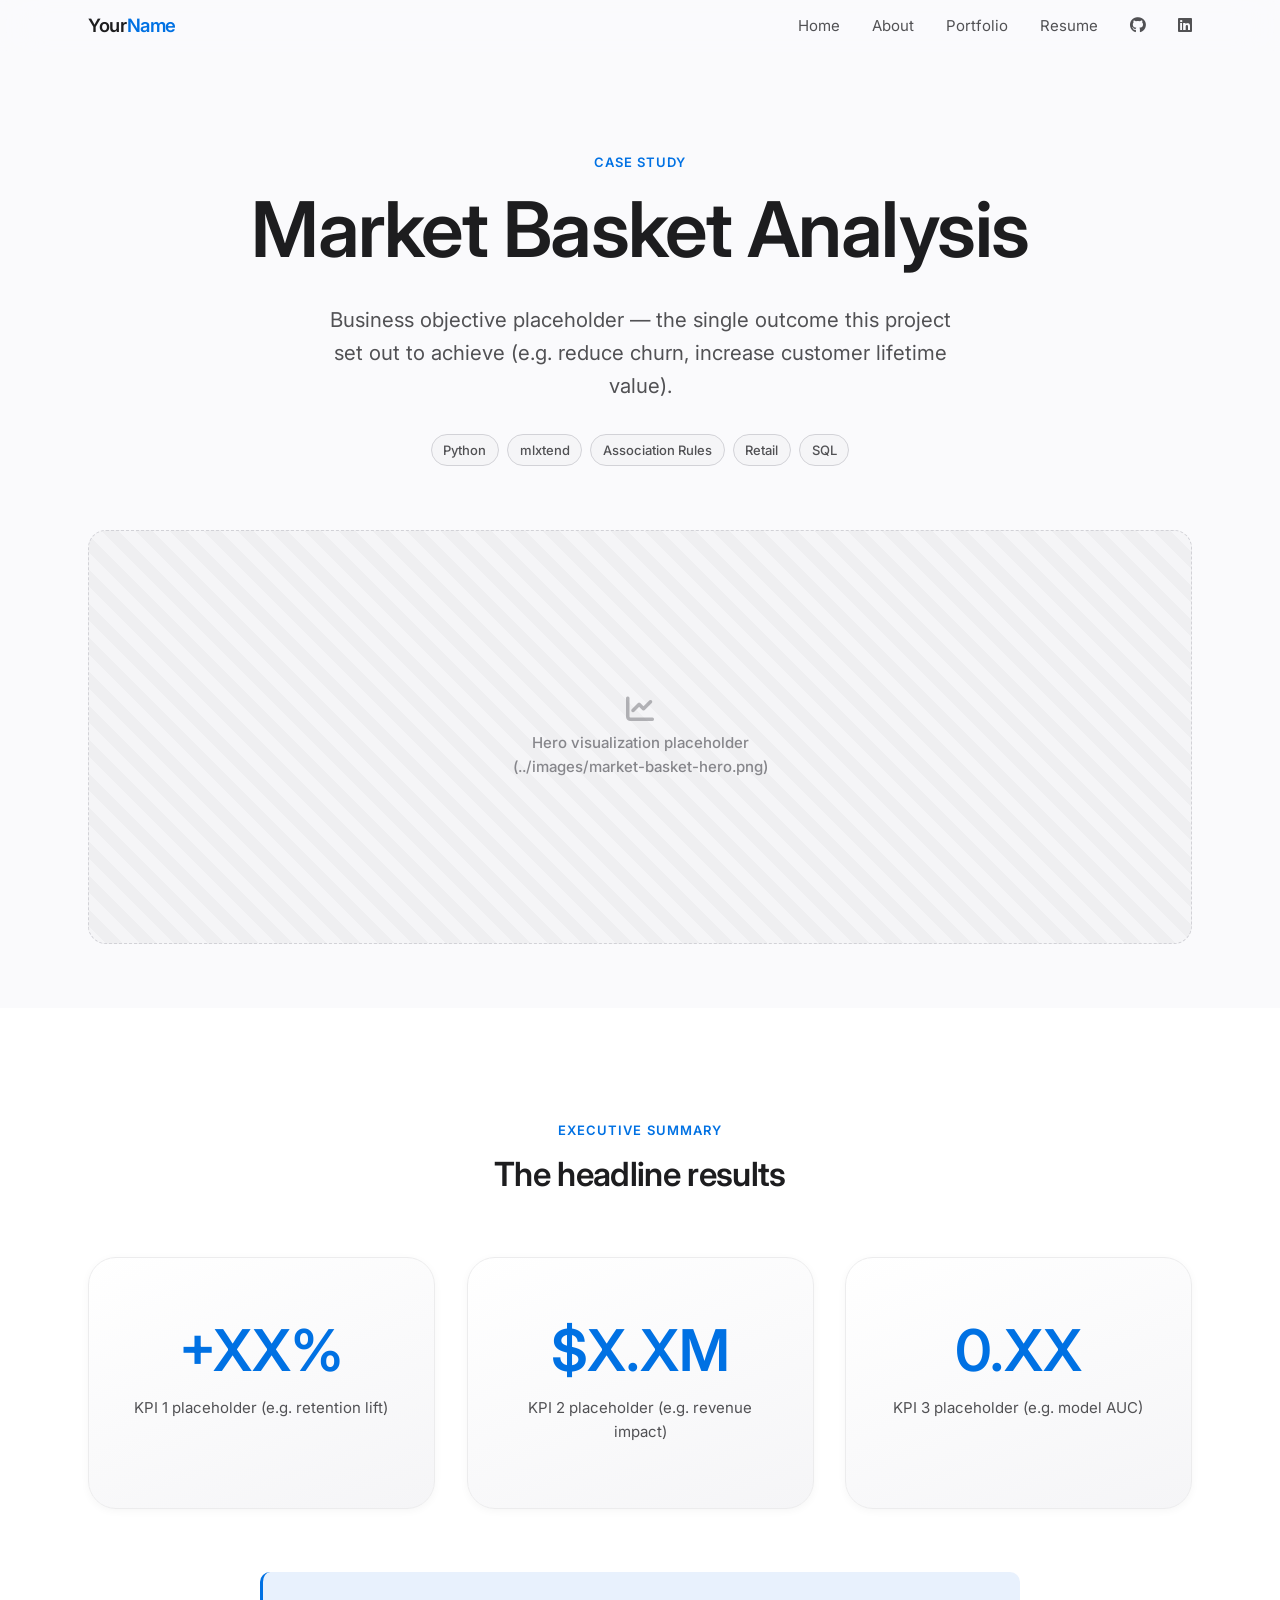
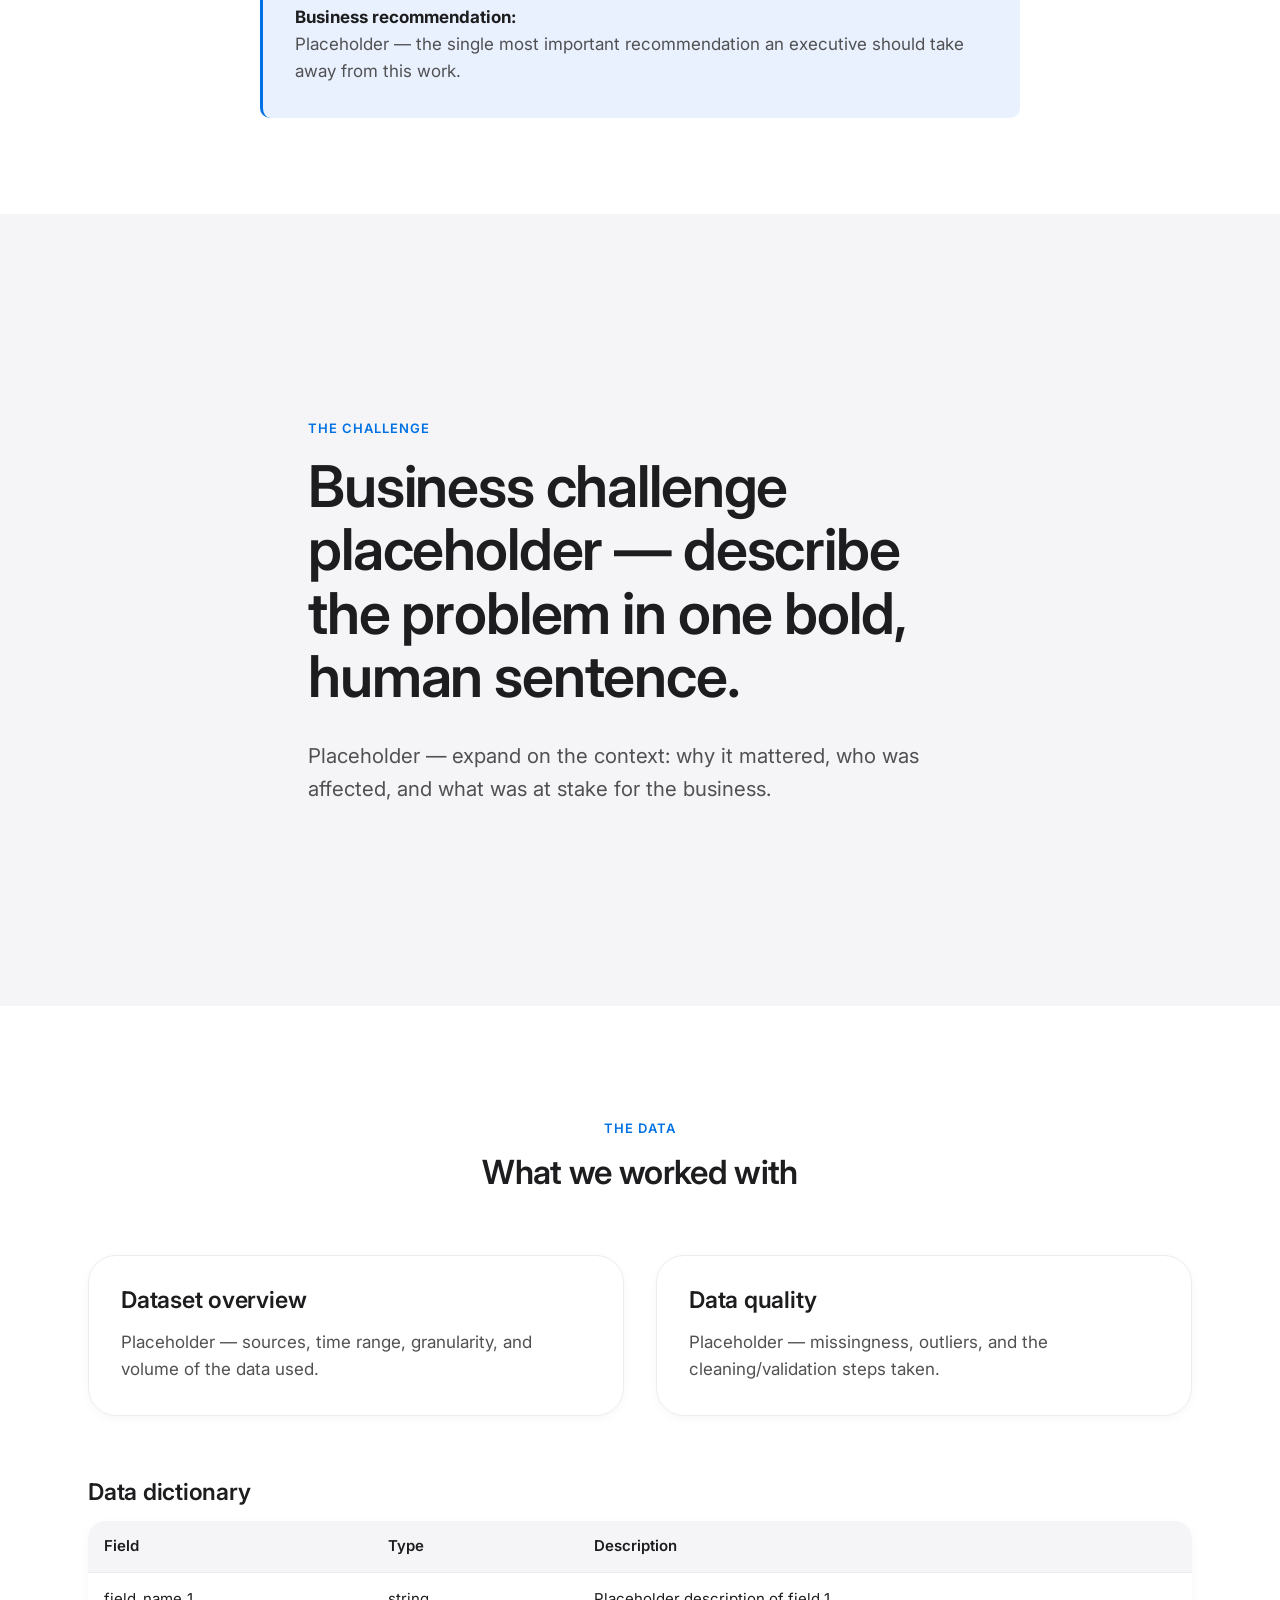
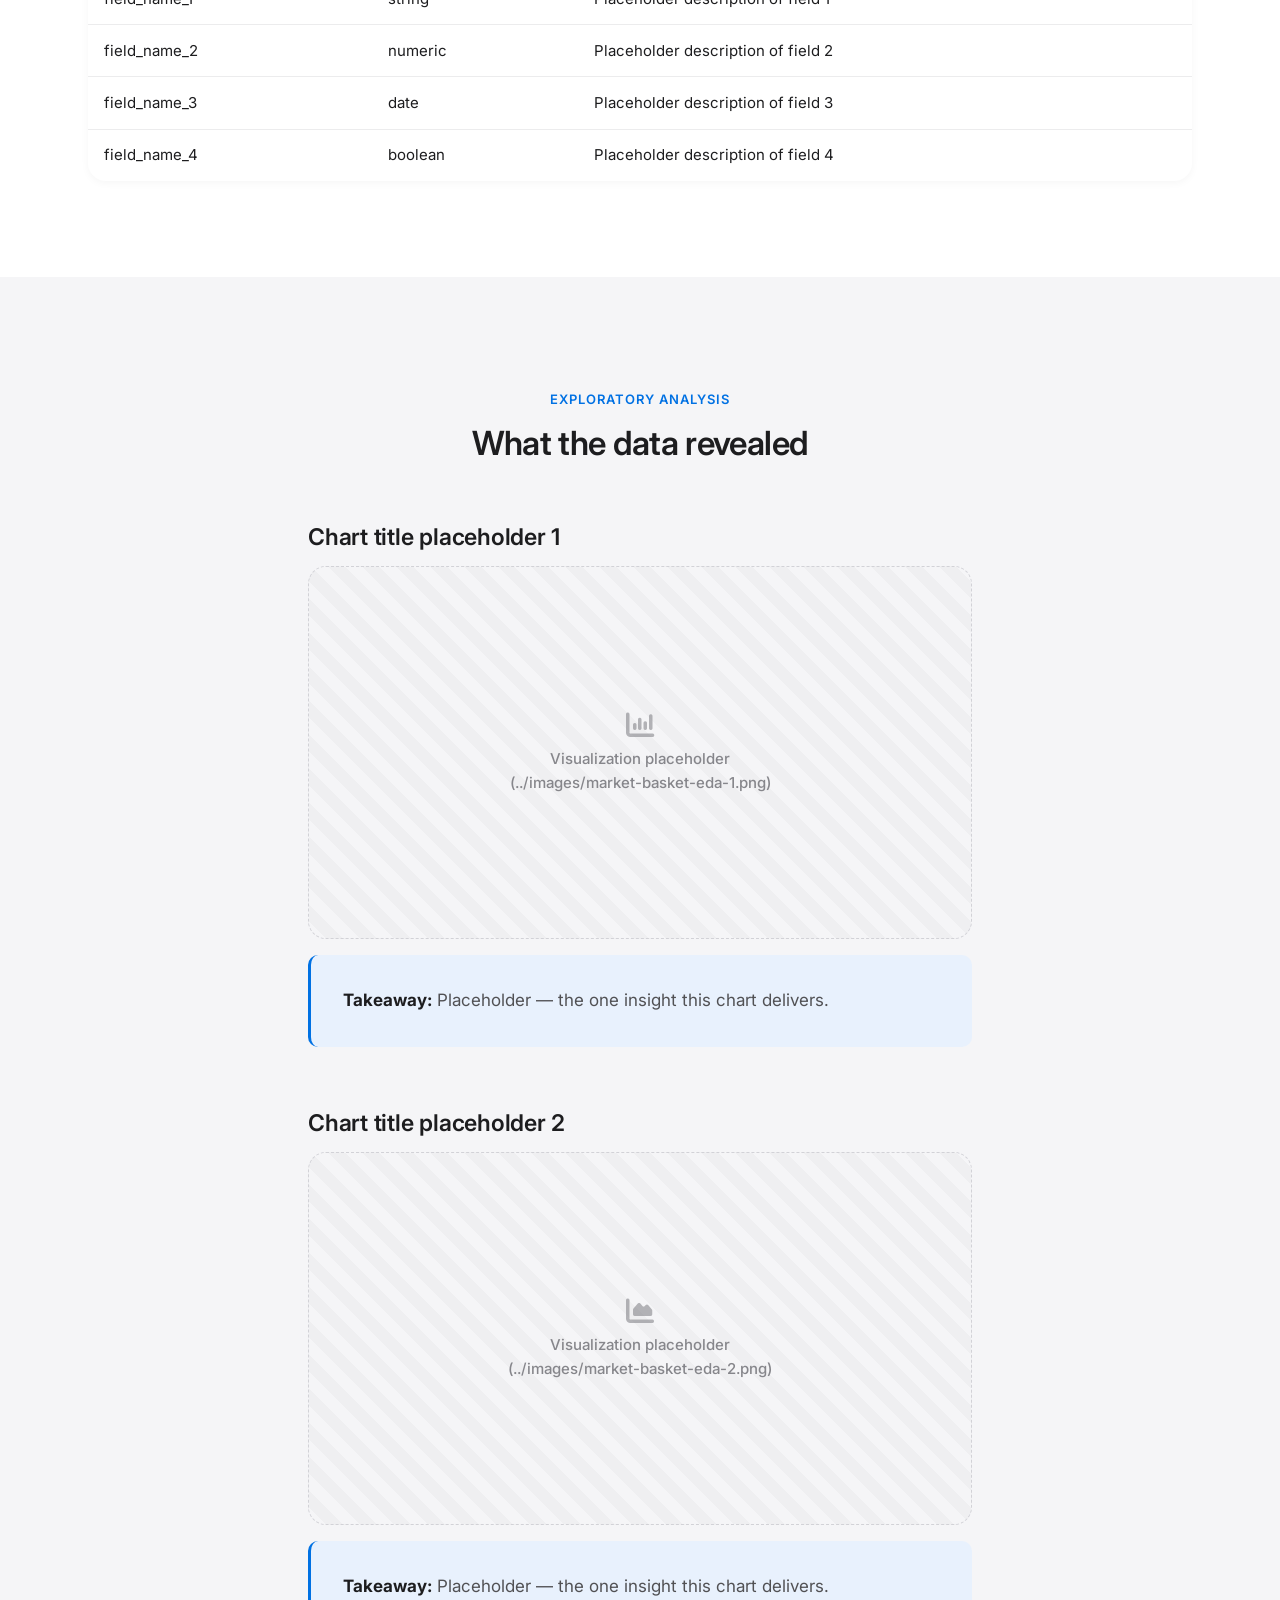
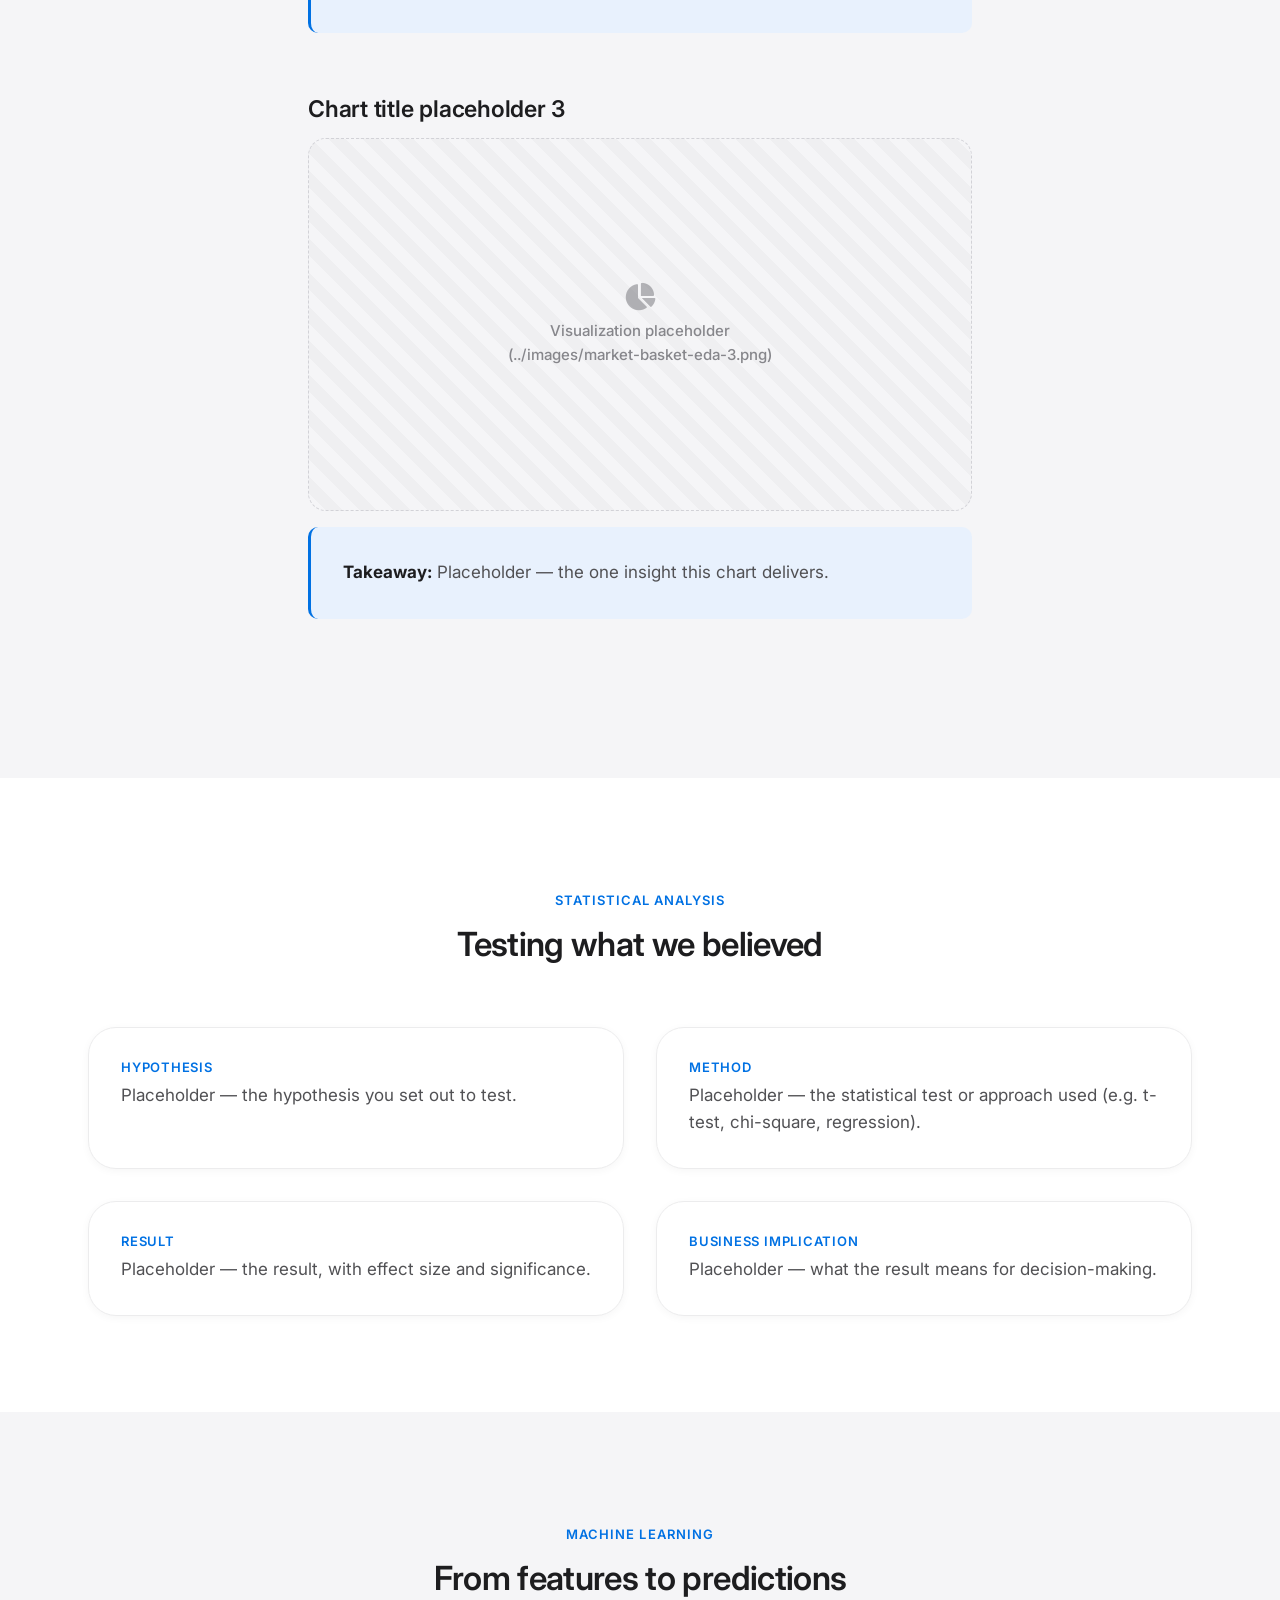
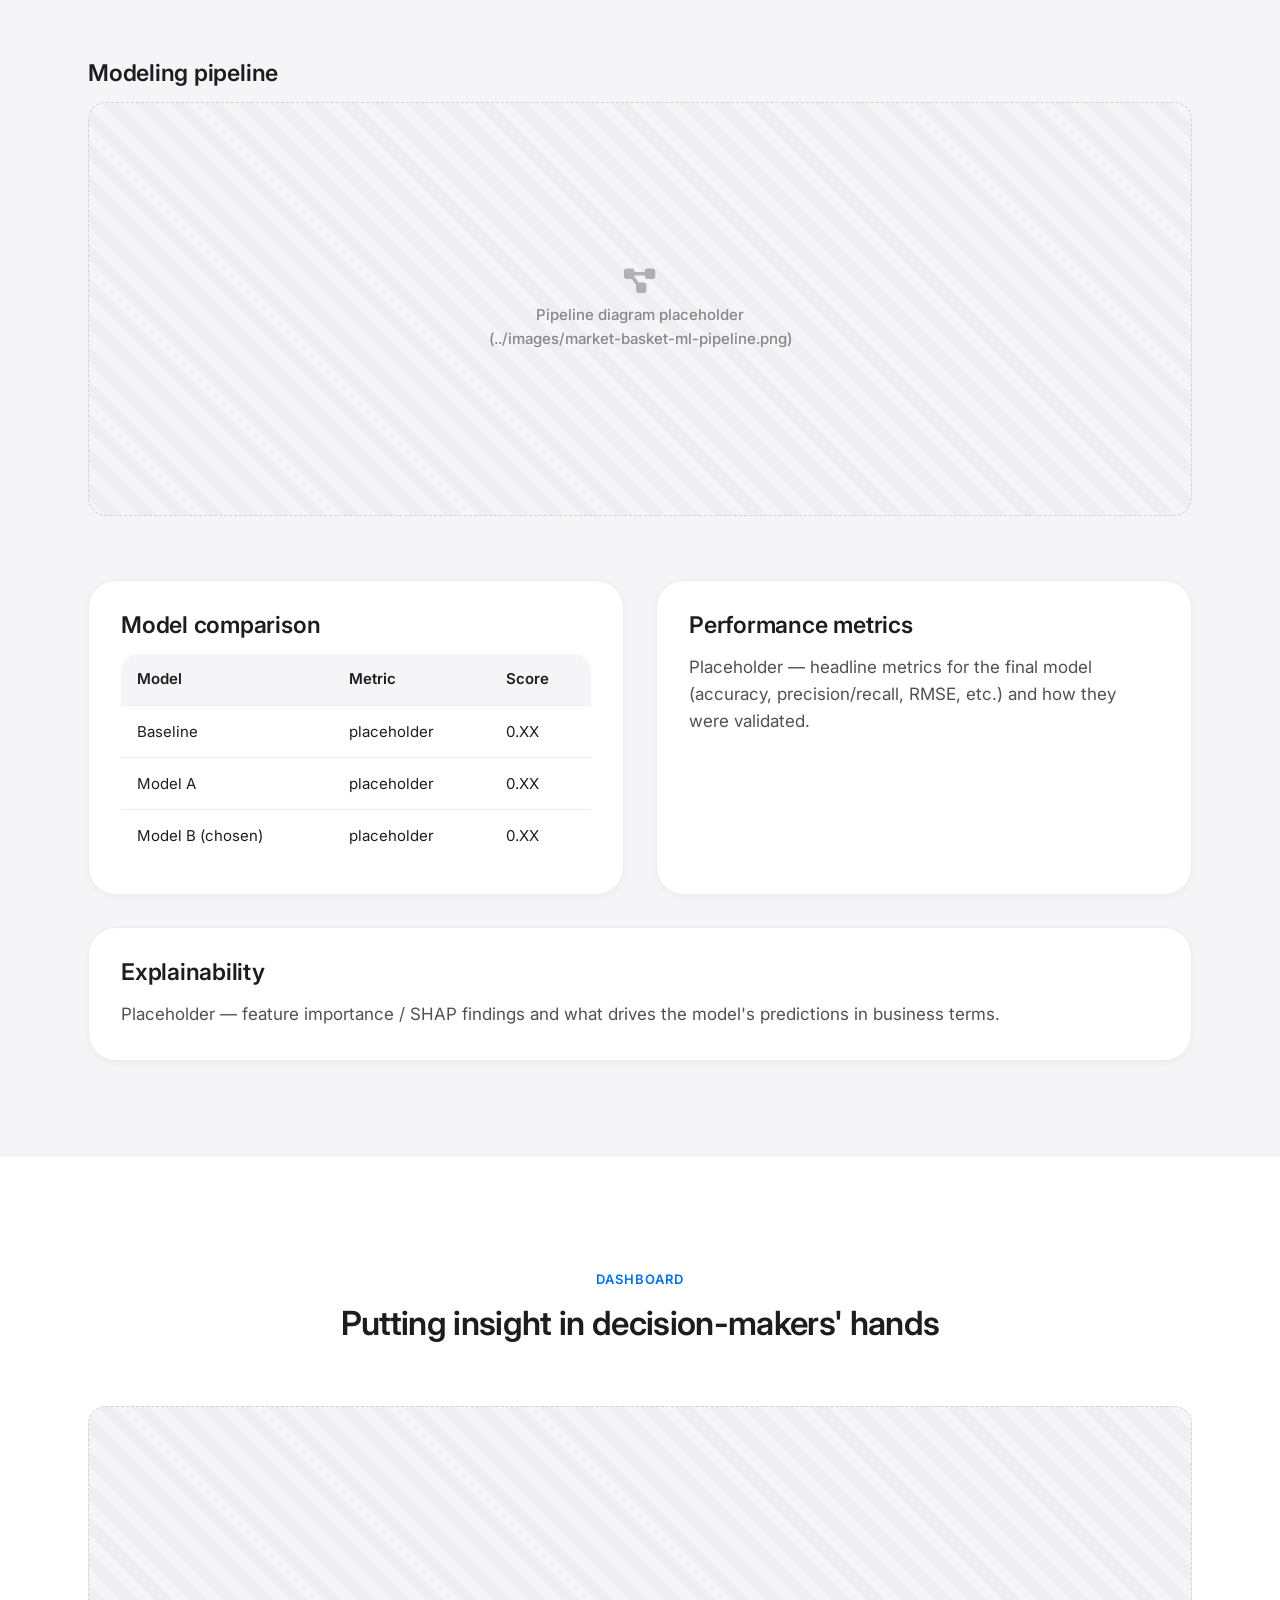
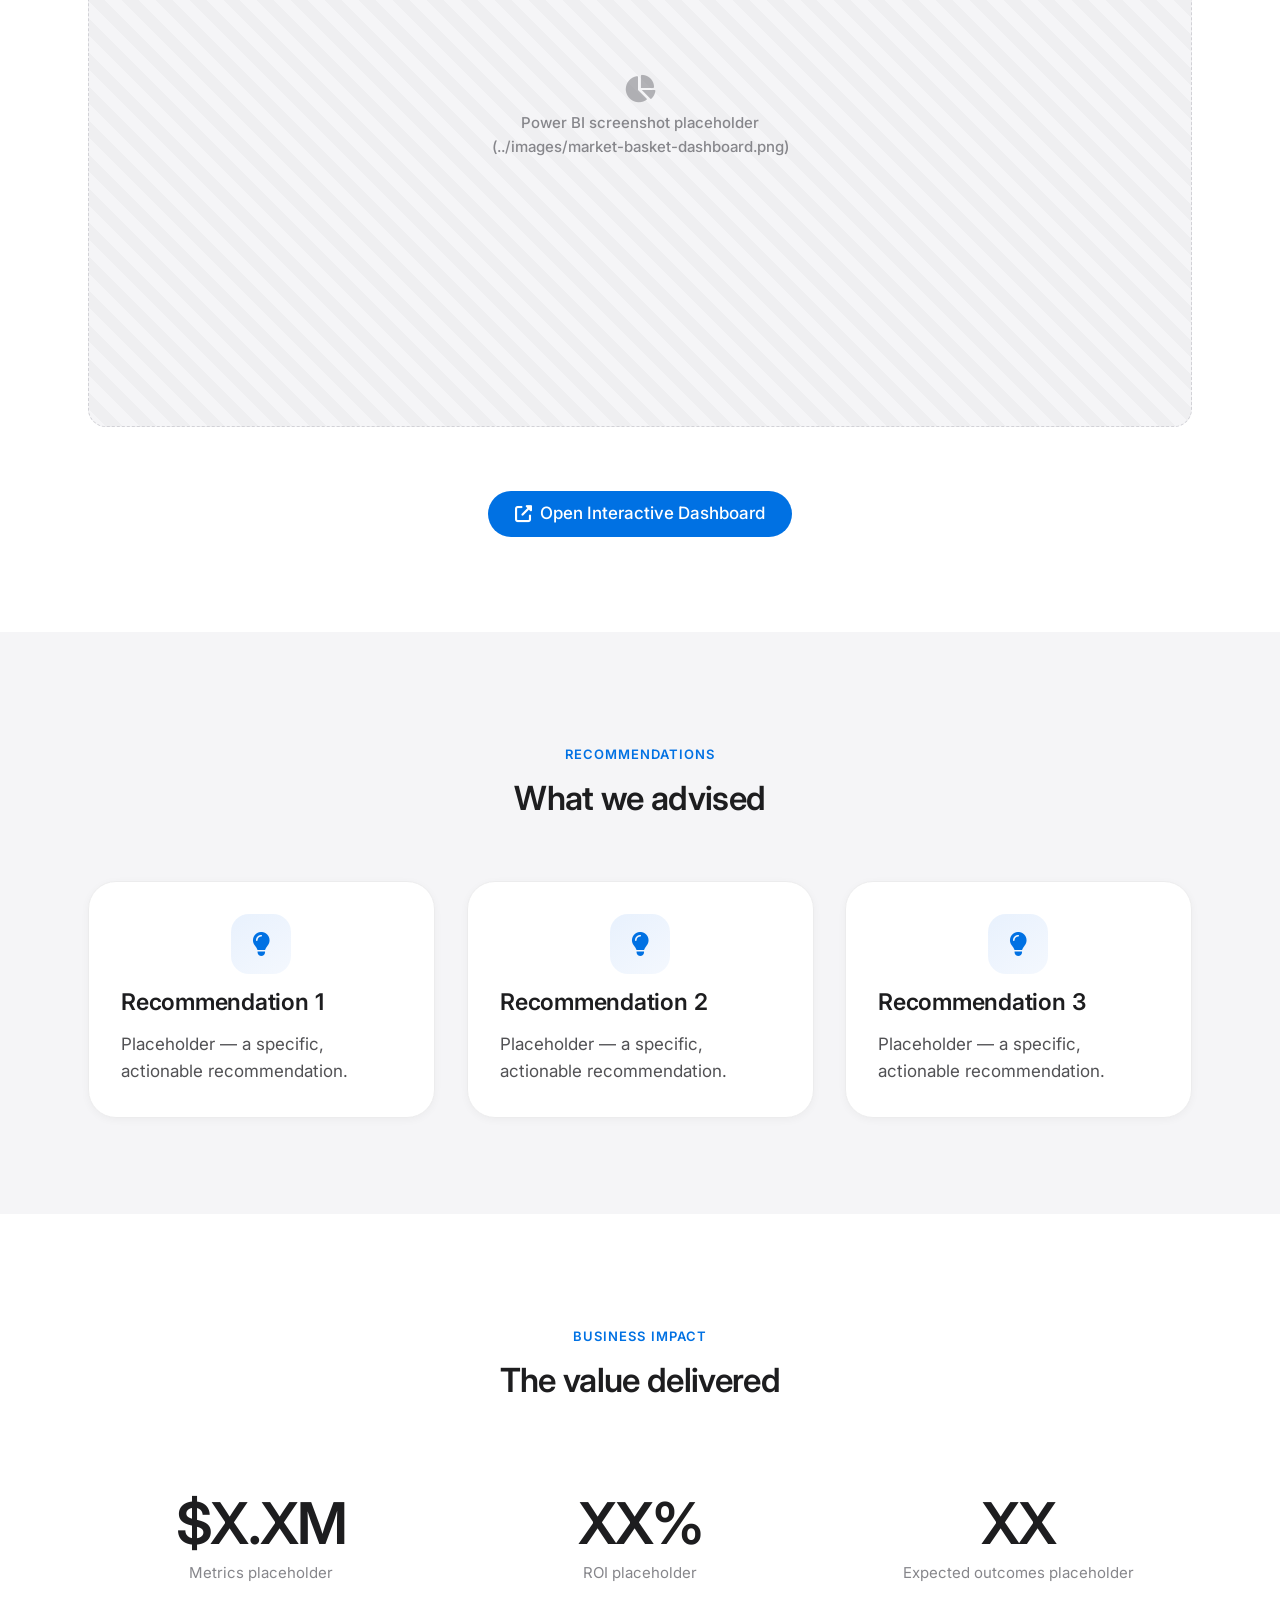
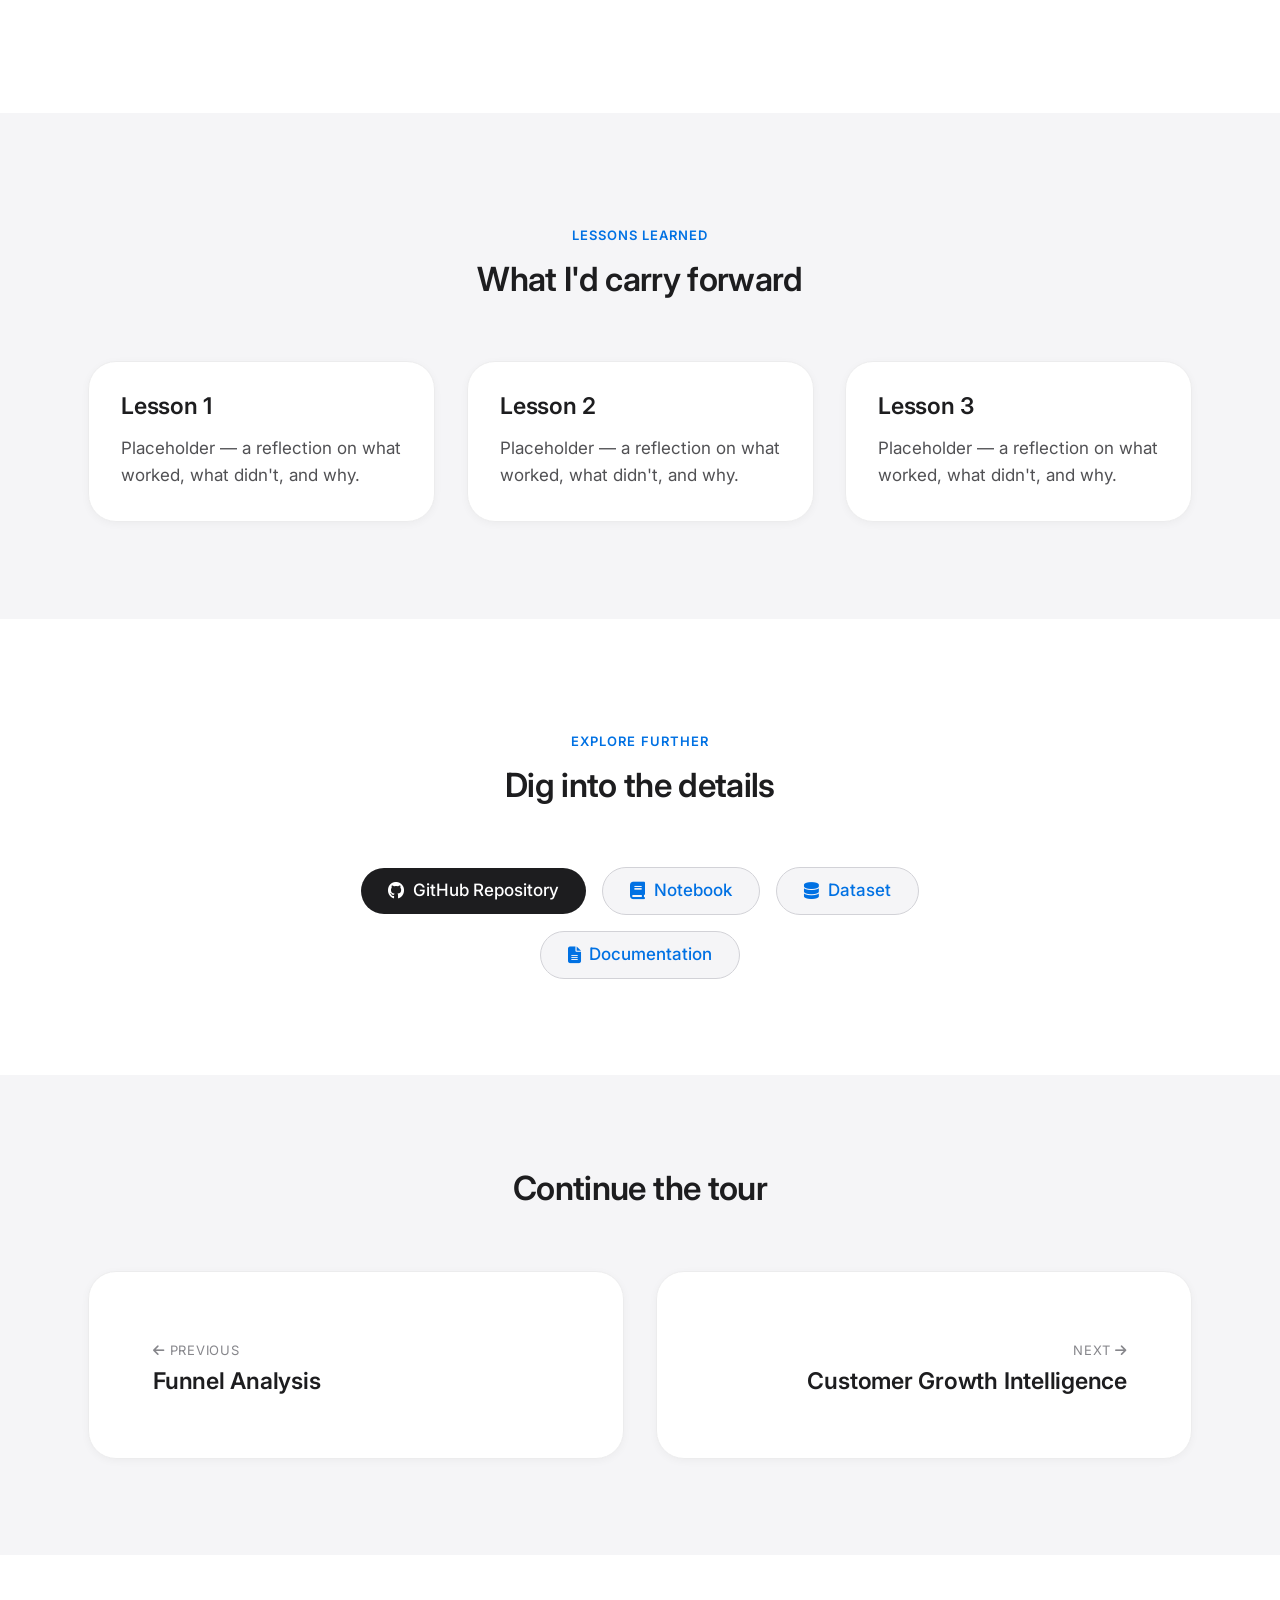
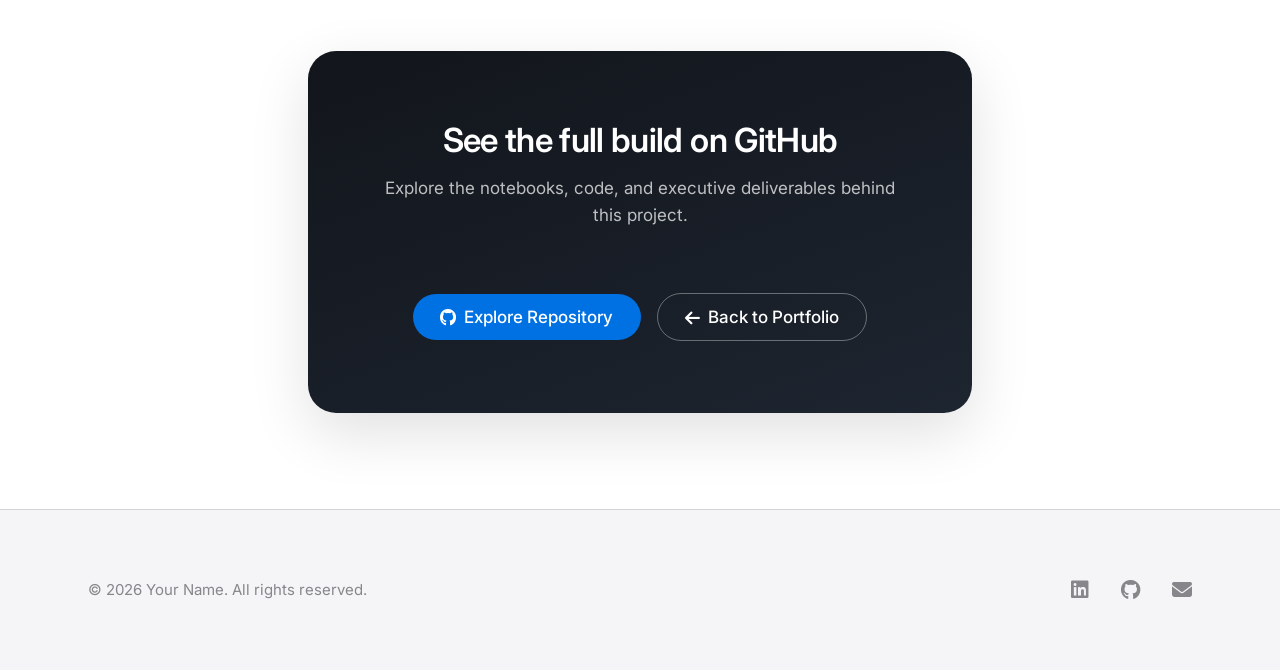
<file: projects/market-basket.html>
<!DOCTYPE html>
<html lang="en">
<head>
  <meta charset="UTF-8" />
  <meta name="viewport" content="width=device-width, initial-scale=1.0" />

  <!-- =========================================================================
       PROJECT CASE STUDY TEMPLATE
       This page is one of four case studies sharing the SAME layout.
       To create/populate a project, replace only the marked placeholders.
       NOTE: this file lives in /projects/, so asset paths use "../".
       Per-project image slug used below: "market-basket"
       ========================================================================= -->

  <!-- REPLACE: page title & description -->
  <title>Market Basket Analysis — Case Study</title>
  <meta name="description" content="Placeholder: business objective of the customer growth case study." />

  <link rel="icon" type="image/png" href="../images/favicon.png" />

  <link rel="preconnect" href="https://fonts.googleapis.com" />
  <link rel="preconnect" href="https://fonts.gstatic.com" crossorigin />
  <link href="https://fonts.googleapis.com/css2?family=Inter:wght@400;500;600;700&display=swap" rel="stylesheet" />
  <link rel="stylesheet" href="https://cdnjs.cloudflare.com/ajax/libs/font-awesome/6.5.2/css/all.min.css" />
  <link rel="stylesheet" href="../css/styles.css?v=3" />
</head>
<body>

  <!-- NAVIGATION (note ../ paths from /projects/) -->
  <nav class="nav" aria-label="Primary">
    <div class="nav__inner">
      <a class="nav__logo" href="../index.html">Your<span>Name</span></a>
      <div class="nav__links">
        <a class="nav__link" href="../index.html">Home</a>
        <a class="nav__link" href="../about.html">About</a>
        <a class="nav__link" href="../portfolio.html">Portfolio</a>
        <a class="nav__link" href="../documents/resume.pdf" download>Resume</a>
        <a class="nav__link nav__link--icon" href="https://github.com/yourusername" target="_blank" rel="noopener" aria-label="GitHub"><i class="fa-brands fa-github"></i></a>
        <a class="nav__link nav__link--icon" href="https://www.linkedin.com/in/yourusername" target="_blank" rel="noopener" aria-label="LinkedIn"><i class="fa-brands fa-linkedin"></i></a>
      </div>
      <button class="nav__toggle" aria-label="Open menu" aria-expanded="false" aria-controls="mobileMenu">
        <span></span><span></span>
      </button>
    </div>
  </nav>

  <div class="mobile-menu" id="mobileMenu">
    <a href="../index.html"><i class="fa-solid fa-house"></i>Home</a>
    <a href="../about.html"><i class="fa-solid fa-user"></i>About</a>
    <a href="../portfolio.html"><i class="fa-solid fa-layer-group"></i>Portfolio</a>
    <a href="../documents/resume.pdf" download><i class="fa-solid fa-file-arrow-down"></i>Resume</a>
    <a href="https://github.com/yourusername" target="_blank" rel="noopener"><i class="fa-brands fa-github"></i>GitHub</a>
    <a href="https://www.linkedin.com/in/yourusername" target="_blank" rel="noopener"><i class="fa-brands fa-linkedin"></i>LinkedIn</a>
  </div>

  <main>

    <!-- =======================================================================
         HERO
         REPLACE: title, business objective, hero visualization, badges
         ======================================================================= -->
    <header class="project-hero section--offwhite">
      <div class="container">
        <p class="eyebrow" data-reveal>Case Study</p>
        <!-- REPLACE: project title -->
        <h1 class="project-hero__title" data-reveal data-reveal-delay="1">Market Basket Analysis</h1>
        <!-- REPLACE: business objective (one sentence) -->
        <p class="project-hero__objective" data-reveal data-reveal-delay="2">
          Business objective placeholder — the single outcome this project set
          out to achieve (e.g. reduce churn, increase customer lifetime value).
        </p>
        <!-- Technology badges (REPLACE labels) -->
        <div class="tag-list" style="justify-content:center;" data-reveal data-reveal-delay="3">
          <span class="tag">Python</span>
          <span class="tag">mlxtend</span>
          <span class="tag">Association Rules</span>
          <span class="tag">Retail</span>
          <span class="tag">SQL</span>
        </div>

        <!-- Hero visualization placeholder -->
        <div data-reveal data-reveal-delay="4" style="margin-top: var(--space-lg);">
          <!-- REPLACE with: <img src="../images/market-basket-hero.png" alt="..."> -->
          <div class="placeholder placeholder--banner">
            <i class="fa-solid fa-chart-line"></i>
            <span>Hero visualization placeholder<br>(../images/market-basket-hero.png)</span>
          </div>
        </div>
      </div>
    </header>

    <!-- =======================================================================
         EXECUTIVE SUMMARY  (3 KPI cards + recommendation)
         REPLACE: KPI values/labels and the recommendation text
         ======================================================================= -->
    <section class="section" aria-labelledby="summary-title">
      <div class="container">
        <div class="section-header" data-reveal>
          <p class="eyebrow">Executive Summary</p>
          <h2 id="summary-title">The headline results</h2>
        </div>

        <div class="grid grid--3">
          <div class="card kpi-card" data-reveal>
            <div class="kpi-card__value">+XX%</div>
            <p class="kpi-card__label">KPI 1 placeholder (e.g. retention lift)</p>
          </div>
          <div class="card kpi-card" data-reveal data-reveal-delay="1">
            <div class="kpi-card__value">$X.XM</div>
            <p class="kpi-card__label">KPI 2 placeholder (e.g. revenue impact)</p>
          </div>
          <div class="card kpi-card" data-reveal data-reveal-delay="2">
            <div class="kpi-card__value">0.XX</div>
            <p class="kpi-card__label">KPI 3 placeholder (e.g. model AUC)</p>
          </div>
        </div>

        <div class="insight-card" data-reveal style="margin-top: var(--space-lg); max-width: var(--max-width-text); margin-inline:auto;">
          <strong>Business recommendation:</strong>
          <p>Placeholder — the single most important recommendation an executive should take away from this work.</p>
        </div>
      </div>
    </section>

    <!-- =======================================================================
         BUSINESS PROBLEM  (large typography, keynote feel)
         REPLACE: the challenge statement
         ======================================================================= -->
    <section class="keynote section--mist" aria-labelledby="problem-title">
      <div class="container container--narrow">
        <p class="eyebrow" data-reveal>The Challenge</p>
        <h2 id="problem-title" class="keynote__statement" data-reveal data-reveal-delay="1">
          Business challenge placeholder — describe the problem in one bold, human sentence.
        </h2>
        <p data-reveal data-reveal-delay="2" style="margin-top: var(--space-md); font-size: var(--fs-lead);">
          Placeholder — expand on the context: why it mattered, who was affected,
          and what was at stake for the business.
        </p>
      </div>
    </section>

    <!-- =======================================================================
         DATA
         REPLACE: dataset overview, data quality notes, data dictionary rows
         ======================================================================= -->
    <section class="section" aria-labelledby="data-title">
      <div class="container">
        <div class="section-header" data-reveal>
          <p class="eyebrow">The Data</p>
          <h2 id="data-title">What we worked with</h2>
        </div>

        <div class="grid grid--2" style="margin-bottom: var(--space-lg);">
          <div class="card" data-reveal>
            <h3>Dataset overview</h3>
            <p style="margin-top: var(--space-sm);">Placeholder — sources, time range, granularity, and volume of the data used.</p>
          </div>
          <div class="card" data-reveal data-reveal-delay="1">
            <h3>Data quality</h3>
            <p style="margin-top: var(--space-sm);">Placeholder — missingness, outliers, and the cleaning/validation steps taken.</p>
          </div>
        </div>

        <!-- Data dictionary (REPLACE rows) -->
        <div data-reveal>
          <h3 style="margin-bottom: var(--space-sm);">Data dictionary</h3>
          <table class="data-table">
            <thead>
              <tr><th>Field</th><th>Type</th><th>Description</th></tr>
            </thead>
            <tbody>
              <tr><td>field_name_1</td><td>string</td><td>Placeholder description of field 1</td></tr>
              <tr><td>field_name_2</td><td>numeric</td><td>Placeholder description of field 2</td></tr>
              <tr><td>field_name_3</td><td>date</td><td>Placeholder description of field 3</td></tr>
              <tr><td>field_name_4</td><td>boolean</td><td>Placeholder description of field 4</td></tr>
            </tbody>
          </table>
        </div>
      </div>
    </section>

    <!-- =======================================================================
         EXPLORATORY ANALYSIS  (charts + insight cards)
         REPLACE: each chart title, image, and takeaway
         ======================================================================= -->
    <section class="section section--mist" aria-labelledby="eda-title">
      <div class="container container--narrow">
        <div class="section-header" data-reveal>
          <p class="eyebrow">Exploratory Analysis</p>
          <h2 id="eda-title">What the data revealed</h2>
        </div>

        <!-- Chart 1 -->
        <div class="chart-block" data-reveal>
          <h3 class="chart-block__title">Chart title placeholder 1</h3>
          <!-- REPLACE with: <img src="../images/market-basket-eda-1.png" alt="..."> -->
          <div class="placeholder placeholder--wide">
            <i class="fa-solid fa-chart-column"></i>
            <span>Visualization placeholder<br>(../images/market-basket-eda-1.png)</span>
          </div>
          <div class="insight-card">
            <p><strong>Takeaway:</strong> Placeholder — the one insight this chart delivers.</p>
          </div>
        </div>

        <!-- Chart 2 -->
        <div class="chart-block" data-reveal>
          <h3 class="chart-block__title">Chart title placeholder 2</h3>
          <!-- REPLACE with: <img src="../images/market-basket-eda-2.png" alt="..."> -->
          <div class="placeholder placeholder--wide">
            <i class="fa-solid fa-chart-area"></i>
            <span>Visualization placeholder<br>(../images/market-basket-eda-2.png)</span>
          </div>
          <div class="insight-card">
            <p><strong>Takeaway:</strong> Placeholder — the one insight this chart delivers.</p>
          </div>
        </div>

        <!-- Chart 3 -->
        <div class="chart-block" data-reveal>
          <h3 class="chart-block__title">Chart title placeholder 3</h3>
          <!-- REPLACE with: <img src="../images/market-basket-eda-3.png" alt="..."> -->
          <div class="placeholder placeholder--wide">
            <i class="fa-solid fa-chart-pie"></i>
            <span>Visualization placeholder<br>(../images/market-basket-eda-3.png)</span>
          </div>
          <div class="insight-card">
            <p><strong>Takeaway:</strong> Placeholder — the one insight this chart delivers.</p>
          </div>
        </div>
      </div>
    </section>

    <!-- =======================================================================
         STATISTICAL ANALYSIS  (hypothesis / method / result / implication)
         REPLACE: text in each card
         ======================================================================= -->
    <section class="section" aria-labelledby="stats-title">
      <div class="container">
        <div class="section-header" data-reveal>
          <p class="eyebrow">Statistical Analysis</p>
          <h2 id="stats-title">Testing what we believed</h2>
        </div>

        <div class="grid grid--2">
          <div class="card stat-analysis-card" data-reveal>
            <h4>Hypothesis</h4>
            <p>Placeholder — the hypothesis you set out to test.</p>
          </div>
          <div class="card stat-analysis-card" data-reveal data-reveal-delay="1">
            <h4>Method</h4>
            <p>Placeholder — the statistical test or approach used (e.g. t-test, chi-square, regression).</p>
          </div>
          <div class="card stat-analysis-card" data-reveal>
            <h4>Result</h4>
            <p>Placeholder — the result, with effect size and significance.</p>
          </div>
          <div class="card stat-analysis-card" data-reveal data-reveal-delay="1">
            <h4>Business implication</h4>
            <p>Placeholder — what the result means for decision-making.</p>
          </div>
        </div>
      </div>
    </section>

    <!-- =======================================================================
         MACHINE LEARNING
         REPLACE: pipeline diagram, model comparison, metrics, explainability
         ======================================================================= -->
    <section class="section section--mist" aria-labelledby="ml-title">
      <div class="container">
        <div class="section-header" data-reveal>
          <p class="eyebrow">Machine Learning</p>
          <h2 id="ml-title">From features to predictions</h2>
        </div>

        <!-- Pipeline diagram -->
        <div data-reveal style="margin-bottom: var(--space-lg);">
          <h3 style="margin-bottom: var(--space-sm);">Modeling pipeline</h3>
          <!-- REPLACE with: <img src="../images/market-basket-ml-pipeline.png" alt="..."> -->
          <div class="placeholder placeholder--banner">
            <i class="fa-solid fa-diagram-project"></i>
            <span>Pipeline diagram placeholder<br>(../images/market-basket-ml-pipeline.png)</span>
          </div>
        </div>

        <div class="grid grid--2">
          <!-- Model comparison -->
          <div class="card" data-reveal>
            <h3>Model comparison</h3>
            <table class="data-table" style="margin-top: var(--space-sm); box-shadow:none;">
              <thead>
                <tr><th>Model</th><th>Metric</th><th>Score</th></tr>
              </thead>
              <tbody>
                <tr><td>Baseline</td><td>placeholder</td><td>0.XX</td></tr>
                <tr><td>Model A</td><td>placeholder</td><td>0.XX</td></tr>
                <tr><td>Model B (chosen)</td><td>placeholder</td><td>0.XX</td></tr>
              </tbody>
            </table>
          </div>

          <!-- Performance metrics -->
          <div class="card" data-reveal data-reveal-delay="1">
            <h3>Performance metrics</h3>
            <p style="margin-top: var(--space-sm);">Placeholder — headline metrics for the final model (accuracy, precision/recall, RMSE, etc.) and how they were validated.</p>
          </div>
        </div>

        <!-- Explainability -->
        <div class="card" data-reveal style="margin-top: var(--space-md);">
          <h3>Explainability</h3>
          <p style="margin-top: var(--space-sm);">Placeholder — feature importance / SHAP findings and what drives the model's predictions in business terms.</p>
        </div>
      </div>
    </section>

    <!-- =======================================================================
         DASHBOARD
         REPLACE: Power BI screenshot + interactive dashboard link
         ======================================================================= -->
    <section class="section" aria-labelledby="dashboard-title">
      <div class="container">
        <div class="section-header" data-reveal>
          <p class="eyebrow">Dashboard</p>
          <h2 id="dashboard-title">Putting insight in decision-makers' hands</h2>
        </div>

        <div data-reveal>
          <!-- REPLACE with: <img src="../images/market-basket-dashboard.png" alt="..."> -->
          <div class="placeholder placeholder--wide">
            <i class="fa-solid fa-chart-pie"></i>
            <span>Power BI screenshot placeholder<br>(../images/market-basket-dashboard.png)</span>
          </div>
        </div>

        <div class="btn-group btn-group--center" data-reveal style="margin-top: var(--space-lg);">
          <!-- REPLACE: interactive dashboard URL (Power BI / Tableau public link) -->
          <a class="btn btn--primary" href="#REPLACE-dashboard-url" target="_blank" rel="noopener">
            <i class="fa-solid fa-up-right-from-square"></i> Open Interactive Dashboard
          </a>
        </div>
      </div>
    </section>

    <!-- =======================================================================
         BUSINESS RECOMMENDATIONS
         REPLACE: each recommendation card
         ======================================================================= -->
    <section class="section section--mist" aria-labelledby="reco-title">
      <div class="container">
        <div class="section-header" data-reveal>
          <p class="eyebrow">Recommendations</p>
          <h2 id="reco-title">What we advised</h2>
        </div>

        <div class="grid grid--3">
          <div class="card" data-reveal>
            <div class="skill-card__icon"><i class="fa-solid fa-lightbulb"></i></div>
            <h3>Recommendation 1</h3>
            <p style="margin-top: var(--space-sm);">Placeholder — a specific, actionable recommendation.</p>
          </div>
          <div class="card" data-reveal data-reveal-delay="1">
            <div class="skill-card__icon"><i class="fa-solid fa-lightbulb"></i></div>
            <h3>Recommendation 2</h3>
            <p style="margin-top: var(--space-sm);">Placeholder — a specific, actionable recommendation.</p>
          </div>
          <div class="card" data-reveal data-reveal-delay="2">
            <div class="skill-card__icon"><i class="fa-solid fa-lightbulb"></i></div>
            <h3>Recommendation 3</h3>
            <p style="margin-top: var(--space-sm);">Placeholder — a specific, actionable recommendation.</p>
          </div>
        </div>
      </div>
    </section>

    <!-- =======================================================================
         BUSINESS IMPACT
         REPLACE: metrics, ROI, expected outcomes
         ======================================================================= -->
    <section class="section" aria-labelledby="impact-title">
      <div class="container">
        <div class="section-header" data-reveal>
          <p class="eyebrow">Business Impact</p>
          <h2 id="impact-title">The value delivered</h2>
        </div>

        <div class="grid grid--3">
          <div class="stat" data-reveal>
            <div class="stat__number">$X.XM</div>
            <span class="stat__label">Metrics placeholder</span>
          </div>
          <div class="stat" data-reveal data-reveal-delay="1">
            <div class="stat__number">XX%</div>
            <span class="stat__label">ROI placeholder</span>
          </div>
          <div class="stat" data-reveal data-reveal-delay="2">
            <div class="stat__number">XX</div>
            <span class="stat__label">Expected outcomes placeholder</span>
          </div>
        </div>
      </div>
    </section>

    <!-- =======================================================================
         LESSONS LEARNED
         REPLACE: each lesson card
         ======================================================================= -->
    <section class="section section--mist" aria-labelledby="lessons-title">
      <div class="container">
        <div class="section-header" data-reveal>
          <p class="eyebrow">Lessons Learned</p>
          <h2 id="lessons-title">What I'd carry forward</h2>
        </div>

        <div class="grid grid--3">
          <div class="card" data-reveal>
            <h3>Lesson 1</h3>
            <p style="margin-top: var(--space-sm);">Placeholder — a reflection on what worked, what didn't, and why.</p>
          </div>
          <div class="card" data-reveal data-reveal-delay="1">
            <h3>Lesson 2</h3>
            <p style="margin-top: var(--space-sm);">Placeholder — a reflection on what worked, what didn't, and why.</p>
          </div>
          <div class="card" data-reveal data-reveal-delay="2">
            <h3>Lesson 3</h3>
            <p style="margin-top: var(--space-sm);">Placeholder — a reflection on what worked, what didn't, and why.</p>
          </div>
        </div>
      </div>
    </section>

    <!-- =======================================================================
         REPOSITORY  (placeholder links)
         REPLACE: each href with a real URL or file path
         ======================================================================= -->
    <section class="section" aria-labelledby="repo-title">
      <div class="container container--narrow text-center">
        <div class="section-header" data-reveal>
          <p class="eyebrow">Explore Further</p>
          <h2 id="repo-title">Dig into the details</h2>
        </div>
        <div class="btn-group btn-group--center" data-reveal>
          <!-- REPLACE all four links -->
          <a class="btn btn--dark" href="#REPLACE-github-url" target="_blank" rel="noopener"><i class="fa-brands fa-github"></i> GitHub Repository</a>
          <a class="btn btn--secondary" href="#REPLACE-notebook-url" target="_blank" rel="noopener"><i class="fa-solid fa-book"></i> Notebook</a>
          <a class="btn btn--secondary" href="#REPLACE-dataset-url" target="_blank" rel="noopener"><i class="fa-solid fa-database"></i> Dataset</a>
          <a class="btn btn--secondary" href="../documents/market-basket-documentation.pdf" target="_blank" rel="noopener"><i class="fa-solid fa-file-lines"></i> Documentation</a>
        </div>
      </div>
    </section>

    <!-- =======================================================================
         NEXT / PREVIOUS PROJECT
         REPLACE: keep links pointing to the correct neighbouring case studies
         ======================================================================= -->
    <section class="section section--mist" aria-labelledby="next-title">
      <div class="container">
        <h2 id="next-title" class="section-header" data-reveal>Continue the tour</h2>
        <div class="project-nav">
          <!-- Previous -->
          <a class="project-nav__card" href="funnel-analysis.html" data-reveal>
            <span class="project-nav__label"><i class="fa-solid fa-arrow-left"></i> Previous</span>
            <h3>Funnel Analysis</h3>
          </a>
          <!-- Next -->
          <a class="project-nav__card project-nav__card--next" href="customer-growth.html" data-reveal data-reveal-delay="1">
            <span class="project-nav__label">Next <i class="fa-solid fa-arrow-right"></i></span>
            <h3>Customer Growth Intelligence</h3>
          </a>
        </div>
      </div>
    </section>

    <!-- =======================================================================
         CLOSING CTA  (global .closing-cta component — styles in css/styles.css)
         ======================================================================= -->
    <section class="section">
      <div class="container container--narrow">
        <div class="closing-cta" data-reveal>
          <h2>See the full build on GitHub</h2>
          <p>Explore the notebooks, code, and executive deliverables behind this project.</p>
          <div class="btn-group">
            <a class="btn btn--primary" href="https://github.com/orjalesl" target="_blank" rel="noopener"><i class="fa-brands fa-github"></i> Explore Repository</a>
            <a class="btn btn--ghost" href="../portfolio.html"><i class="fa-solid fa-arrow-left"></i> Back to Portfolio</a>
          </div>
        </div>
      </div>
    </section>

  </main>

  <!-- FOOTER (note ../ paths) -->
  <footer class="footer">
    <div class="container footer__inner">
      <p class="footer__copy">© <span id="year">2026</span> Your Name. All rights reserved.</p>
      <div class="footer__socials">
        <a href="https://www.linkedin.com/in/yourusername" target="_blank" rel="noopener" aria-label="LinkedIn"><i class="fa-brands fa-linkedin"></i></a>
        <a href="https://github.com/yourusername" target="_blank" rel="noopener" aria-label="GitHub"><i class="fa-brands fa-github"></i></a>
        <a href="mailto:you@example.com" aria-label="Email"><i class="fa-solid fa-envelope"></i></a>
      </div>
    </div>
  </footer>

  <script src="../js/main.js"></script>
  <script>document.getElementById("year").textContent = new Date().getFullYear();</script>
</body>
</html>
</file>
<file: css/styles.css>
/* ==========================================================================
   PORTFOLIO — APPLE-INSPIRED DESIGN SYSTEM
   Senior Data Scientist & AI Consultant
   --------------------------------------------------------------------------
   Pure HTML5 / CSS3 / Vanilla JS. No frameworks, no build tools.
   This single stylesheet powers every page. Edit design tokens in
   :root below to re-theme the entire site.
   ========================================================================== */

/* --------------------------------------------------------------------------
   1. DESIGN TOKENS
   -------------------------------------------------------------------------- */
:root {
  /* --- Color palette (neutral, premium) --- */
  --color-white:        #ffffff;
  --color-offwhite:     #fafafc;   /* soft page background */
  --color-mist:         #f5f5f7;   /* Apple-style light gray section */
  --color-gray-100:     #ececed;
  --color-gray-200:     #d2d2d7;   /* hairline borders */
  --color-gray-400:     #86868b;   /* secondary text */
  --color-gray-600:     #515154;
  --color-charcoal:     #1d1d1f;   /* primary text / near-black */
  --color-ink:          #111113;

  /* Accent — used sparingly */
  --color-accent:       #0071e3;   /* Apple blue */
  --color-accent-hover: #0077ed;
  --color-accent-soft:  #e8f1fd;

  /* --- Typography --- */
  --font-sans: "Inter", -apple-system, BlinkMacSystemFont, "Segoe UI",
               Roboto, Helvetica, Arial, sans-serif;

  /* Fluid type scale (clamp = min, preferred, max) */
  --fs-hero:     clamp(2.75rem, 6vw, 5rem);
  --fs-display:  clamp(2.25rem, 4.5vw, 3.75rem);
  --fs-h1:       clamp(2rem, 3.5vw, 3rem);
  --fs-h2:       clamp(1.6rem, 2.6vw, 2.25rem);
  --fs-h3:       clamp(1.25rem, 1.8vw, 1.5rem);
  --fs-lead:     clamp(1.125rem, 1.6vw, 1.4rem);
  --fs-body:     1.0625rem;
  --fs-small:    0.9375rem;
  --fs-caption:  0.8125rem;

  /* --- Spacing scale --- */
  --space-xs:  0.5rem;
  --space-sm:  1rem;
  --space-md:  2rem;
  --space-lg:  4rem;
  --space-xl:  6rem;
  --space-2xl: 9rem;

  /* --- Layout --- */
  --max-width:      1200px;
  --max-width-text: 760px;
  --nav-height:     52px;

  /* --- Radii --- */
  --radius-sm:  10px;
  --radius-md:  18px;
  --radius-lg:  28px;
  --radius-pill: 980px;

  /* --- Shadows (soft, layered) --- */
  --shadow-sm: 0 2px 8px rgba(0, 0, 0, 0.04);
  --shadow-md: 0 8px 30px rgba(0, 0, 0, 0.08);
  --shadow-lg: 0 20px 60px rgba(0, 0, 0, 0.12);

  /* --- Motion --- */
  --ease: cubic-bezier(0.4, 0, 0.2, 1);
  --ease-out: cubic-bezier(0.16, 1, 0.3, 1);
  --dur-fast: 0.25s;
  --dur:      0.4s;
  --dur-slow: 0.8s;
}

/* --------------------------------------------------------------------------
   2. RESET & BASE
   -------------------------------------------------------------------------- */
*,
*::before,
*::after { box-sizing: border-box; }

* { margin: 0; padding: 0; }

html {
  scroll-behavior: smooth;
  scroll-padding-top: calc(var(--nav-height) + 20px); /* offset for sticky nav */
  -webkit-text-size-adjust: 100%;
}

body {
  font-family: var(--font-sans);
  font-size: var(--fs-body);
  line-height: 1.6;
  color: var(--color-charcoal);
  background-color: var(--color-white);
  -webkit-font-smoothing: antialiased;
  -moz-osx-font-smoothing: grayscale;
  overflow-x: hidden;
}

img,
video { display: block; max-width: 100%; height: auto; }

a { color: inherit; text-decoration: none; }

ul { list-style: none; }

button { font-family: inherit; cursor: pointer; border: none; background: none; }

/* Respect users who prefer reduced motion */
@media (prefers-reduced-motion: reduce) {
  html { scroll-behavior: auto; }
  *,
  *::before,
  *::after {
    animation-duration: 0.001ms !important;
    transition-duration: 0.001ms !important;
    animation-iteration-count: 1 !important;
  }
}

/* --------------------------------------------------------------------------
   3. TYPOGRAPHY
   -------------------------------------------------------------------------- */
h1, h2, h3, h4 {
  font-weight: 600;
  line-height: 1.08;
  letter-spacing: -0.02em;
  color: var(--color-charcoal);
}

h1 { font-size: var(--fs-h1); }
h2 { font-size: var(--fs-h2); }
h3 { font-size: var(--fs-h3); letter-spacing: -0.01em; }

p { color: var(--color-gray-600); }

.eyebrow {
  display: inline-block;
  font-size: var(--fs-caption);
  font-weight: 600;
  letter-spacing: 0.08em;
  text-transform: uppercase;
  color: var(--color-accent);
  margin-bottom: var(--space-sm);
}

.lead {
  font-size: var(--fs-lead);
  line-height: 1.5;
  color: var(--color-gray-600);
  font-weight: 400;
}

.text-center { text-align: center; }

/* Gradient text accent (used sparingly on select headlines) */
.gradient-text {
  background: linear-gradient(120deg, var(--color-charcoal) 10%, var(--color-accent) 100%);
  -webkit-background-clip: text;
  background-clip: text;
  -webkit-text-fill-color: transparent;
  color: transparent;
}

/* --------------------------------------------------------------------------
   4. LAYOUT HELPERS
   -------------------------------------------------------------------------- */
.container {
  width: 100%;
  max-width: var(--max-width);
  margin-inline: auto;
  padding-inline: clamp(1.25rem, 5vw, 3rem);
}

.container--narrow { max-width: var(--max-width-text); }

.container--wide {
  width: 100%;
  max-width: 100%;
  margin-inline: auto;
  padding-inline: clamp(1.25rem, 5vw, 3rem);
}

.section {
  padding-block: var(--space-xl);
}

.section--tight { padding-block: var(--space-lg); }
.section--tall  { padding-block: var(--space-2xl); }

.section--mist    { background-color: var(--color-mist); }
.section--offwhite{ background-color: var(--color-offwhite); }
.section--dark {
  background-color: var(--color-charcoal);
  color: var(--color-white);
}
.section--dark h1,
.section--dark h2,
.section--dark h3 { color: var(--color-white); }
.section--dark p  { color: rgba(255, 255, 255, 0.72); }

.section-header {
  max-width: var(--max-width-text);
  margin-inline: auto;
  margin-bottom: var(--space-lg);
  text-align: center;
}
.section-header p { margin-top: var(--space-sm); }

/* --------------------------------------------------------------------------
   5. BUTTONS
   -------------------------------------------------------------------------- */
.btn {
  display: inline-flex;
  align-items: center;
  justify-content: center;
  gap: 0.5em;
  font-size: var(--fs-body);
  font-weight: 500;
  line-height: 1;
  padding: 0.85em 1.6em;
  border-radius: var(--radius-pill);
  transition: transform var(--dur-fast) var(--ease),
              background-color var(--dur-fast) var(--ease),
              color var(--dur-fast) var(--ease),
              box-shadow var(--dur-fast) var(--ease);
  white-space: nowrap;
}
.btn:active { transform: scale(0.97); }

.btn--primary {
  background-color: var(--color-accent);
  color: var(--color-white);
}
.btn--primary:hover {
  background-color: var(--color-accent-hover);
  transform: translateY(-2px);
  box-shadow: var(--shadow-md);
}

.btn--secondary {
  background-color: var(--color-mist);
  color: var(--color-accent);
  border: 1px solid var(--color-gray-200);
}
.btn--secondary:hover {
  background-color: var(--color-mist);
  transform: translateY(-2px);
}

.btn--dark {
  background-color: var(--color-charcoal);
  color: var(--color-white);
}
.btn--dark:hover {
  background-color: #000;
  transform: translateY(-2px);
  box-shadow: var(--shadow-md);
}

.btn--ghost {
  background-color: transparent;
  color: var(--color-white);
  border: 1px solid rgba(255, 255, 255, 0.35);
}
.btn--ghost:hover {
  background-color: rgba(255, 255, 255, 0.12);
  transform: translateY(-2px);
}

.btn--large { padding: 1.05em 2.2em; font-size: var(--fs-lead); }

/* Text link with subtle arrow (Apple "chevron" style) */
.link-arrow {
  display: inline-flex;
  align-items: center;
  gap: 0.35em;
  color: var(--color-accent);
  font-weight: 500;
  transition: gap var(--dur-fast) var(--ease);
}
.link-arrow i { font-size: 0.8em; transition: transform var(--dur-fast) var(--ease); }
.link-arrow:hover { gap: 0.6em; }
.link-arrow:hover i { transform: translateX(2px); }

.btn-group {
  display: flex;
  flex-wrap: wrap;
  gap: var(--space-sm);
  align-items: center;
}
.btn-group--center { justify-content: center; }

/* --------------------------------------------------------------------------
   6. NAVIGATION (sticky, glassmorphism)
   -------------------------------------------------------------------------- */
.nav {
  position: fixed;
  top: 0;
  left: 0;
  right: 0;
  z-index: 1000;
  height: var(--nav-height);
  background-color: rgba(250, 250, 252, 0.72);
  backdrop-filter: saturate(180%) blur(20px);
  -webkit-backdrop-filter: saturate(180%) blur(20px);
  border-bottom: 1px solid transparent;
  transition: border-color var(--dur) var(--ease),
              background-color var(--dur) var(--ease);
}
/* Hairline appears once the user scrolls (toggled in main.js) */
.nav.is-scrolled { border-bottom-color: var(--color-gray-200); }

.nav__inner {
  max-width: var(--max-width);
  height: 100%;
  margin-inline: auto;
  padding-inline: clamp(1.25rem, 5vw, 3rem);
  display: flex;
  align-items: center;
  justify-content: space-between;
}
.nav__logo img {
  max-height: 50px;
  width: auto;
}
.nav__logo {
  font-size: 1.15rem;
  font-weight: 600;
  letter-spacing: -0.02em;
  color: var(--color-charcoal);
}
.nav__logo span { color: var(--color-accent); }

.nav__links {
  display: flex;
  align-items: center;
  gap: clamp(1rem, 2.5vw, 2rem);
}

.nav__link {
  font-size: var(--fs-small);
  color: var(--color-gray-600);
  font-weight: 400;
  position: relative;
  transition: color var(--dur-fast) var(--ease);
}
.nav__link:hover { color: var(--color-charcoal); }
.nav__link.is-active { color: var(--color-accent); font-weight: 500; }

.nav__link--icon { font-size: 1rem; }

.nav__cta {
  font-size: var(--fs-small);
  color: var(--color-accent);
  font-weight: 500;
}
.nav__cta:hover { color: var(--color-accent-hover); }

/* Hamburger toggle (hidden on desktop) */
.nav__toggle {
  display: none;
  width: 30px;
  height: 30px;
  position: relative;
}
.nav__toggle span {
  position: absolute;
  left: 4px;
  right: 4px;
  height: 1.5px;
  background-color: var(--color-charcoal);
  transition: transform var(--dur) var(--ease), opacity var(--dur) var(--ease);
}
.nav__toggle span:nth-child(1) { top: 10px; }
.nav__toggle span:nth-child(2) { bottom: 10px; }
.nav__toggle.is-open span:nth-child(1) { transform: translateY(4px) rotate(45deg); }
.nav__toggle.is-open span:nth-child(2) { transform: translateY(-4px) rotate(-45deg); }

/* Dedicated Slide Tab Navigation */
.cs-tabnav {
  display: flex;
  gap: .3rem;
  overflow-x: auto;
  scrollbar-width: none;
  border-bottom: 1px solid var(--cs-border);
  margin-bottom: 1rem;
}
.cs-tabnav::-webkit-scrollbar { 
  display: none; 
}
/* --------------------------------------------------------------------------
   7. MOBILE MENU
   -------------------------------------------------------------------------- */
.mobile-menu {
  position: fixed;
  inset: var(--nav-height) 0 0 0;
  z-index: 999;
  background-color: rgba(250, 250, 252, 0.98);
  backdrop-filter: blur(20px);
  -webkit-backdrop-filter: blur(20px);
  padding: var(--space-lg) clamp(1.5rem, 6vw, 3rem);
  display: flex;
  flex-direction: column;
  gap: var(--space-xs);
  transform: translateX(100%);
  transition: transform var(--dur) var(--ease-out);
  overflow-y: auto;
}
.mobile-menu.is-open { transform: translateX(0); }

.mobile-menu a {
  font-size: 1.6rem;
  font-weight: 500;
  color: var(--color-charcoal);
  padding-block: var(--space-sm);
  border-bottom: 1px solid var(--color-gray-100);
  display: flex;
  align-items: center;
  gap: 0.6em;
}
.mobile-menu a i { color: var(--color-gray-400); font-size: 1.1rem; }

/* Lock scroll when mobile menu open (class added to <body> via JS) */
body.no-scroll { overflow: hidden; }

/* --------------------------------------------------------------------------
   8. HERO SECTIONS
   -------------------------------------------------------------------------- */
.hero {
  padding-top: calc(var(--nav-height) + var(--space-xl));
  padding-bottom: var(--space-xl);
  text-align: center;
}

/* Hero with the knowledge-graph background (home page only).
   The canvas sits edge-to-edge behind the content; the content is lifted
   above it with z-index so headline, buttons and nav stay fully readable. */
.hero--graph {
  position: relative;
  overflow: hidden;      /* clip the graph to the hero — no visible boundary */
  isolation: isolate;
}
.hero__canvas {
  position: absolute;
  inset: 0;
  width: 100%;
  height: 100%;
  z-index: 0;
  display: block;
  pointer-events: none;  /* never intercept clicks/taps on hero content */
}
.hero--graph > .container {
  position: relative;
  z-index: 1;            /* content above the canvas */
}

.hero__title {
  font-size: var(--fs-hero);
  font-weight: 600;
  max-width: 20ch;
  margin-inline: auto;
}
.hero__subtitle {
  font-size: var(--fs-lead);
  color: var(--color-gray-600);
  max-width: 46ch;
  margin: var(--space-md) auto var(--space-lg);
}

.hero-home__portrait {
  max-width: 420px;
  margin: var(--space-lg) auto 0;
  border-radius: 24px;
  overflow: hidden;
}

.hero-home__portrait img {
  width: 100%;
  height: auto;
  display: block;
  object-fit: cover;
}

/* --------------------------------------------------------------------------
   9. IMAGE / MEDIA PLACEHOLDERS
   Visible dashed frames so you can see exactly where to drop assets.
   Replace the enclosing <img>/<video> or set a background image, then you
   can delete the .placeholder styling.
   -------------------------------------------------------------------------- */
.placeholder {
  display: flex;
  flex-direction: column;
  align-items: center;
  justify-content: center;
  gap: 0.5rem;
  text-align: center;
  background: repeating-linear-gradient(
      45deg,
      var(--color-mist),
      var(--color-mist) 12px,
      #efeff1 12px,
      #efeff1 24px);
  border: 1.5px dashed var(--color-gray-200);
  border-radius: var(--radius-md);
  color: var(--color-gray-400);
  font-size: var(--fs-small);
  font-weight: 500;
  padding: var(--space-md);
  overflow: hidden;
}
.placeholder i { font-size: 1.75rem; opacity: 0.6; }
.placeholder span { max-width: 32ch; }

/* Common aspect ratios for placeholders */
.placeholder--portrait  { aspect-ratio: 3 / 4; border-radius: var(--radius-lg); }
.placeholder--square    { aspect-ratio: 1 / 1; }
.placeholder--wide      { aspect-ratio: 16 / 9; }
.placeholder--ultrawide { aspect-ratio: 21 / 9; }
.placeholder--banner    { aspect-ratio: 16 / 6; }

.placeholder--dark {
  background: repeating-linear-gradient(
      45deg,
      #2a2a2c, #2a2a2c 12px, #323234 12px, #323234 24px);
  border-color: rgba(255, 255, 255, 0.2);
  color: rgba(255, 255, 255, 0.6);
}

/* --------------------------------------------------------------------------
   10. CARDS
   -------------------------------------------------------------------------- */
.card {
  background-color: var(--color-white);
  border-radius: var(--radius-lg);
  padding: var(--space-md);
  box-shadow: var(--shadow-sm);
  border: 1px solid var(--color-gray-100);
  transition: transform var(--dur) var(--ease-out),
              box-shadow var(--dur) var(--ease-out);
}
.card:hover {
  transform: translateY(-6px);
  box-shadow: var(--shadow-lg);
}

/* Generic responsive grids */
.grid { display: grid; gap: var(--space-md); }
.grid--2 { grid-template-columns: repeat(2, 1fr); }
.grid--3 { grid-template-columns: repeat(3, 1fr); }
.grid--4 { grid-template-columns: repeat(4, 1fr); }
.hero-grid { grid-template-columns: 1.3fr 0.7fr;}
.grid--auto {
  grid-template-columns: repeat(auto-fit, minmax(220px, 1fr));
}

/* --- Skill icon cards --- */
.skill-card {
  text-align: center;
  padding: var(--space-md) var(--space-sm);
}
.skill-card__icon {
  width: 60px;
  height: 60px;
  margin: 0 auto var(--space-sm);
  display: grid;
  place-items: center;
  border-radius: var(--radius-md);
  background: linear-gradient(145deg, var(--color-accent-soft), #f4f8fe);
  color: var(--color-accent);
  font-size: 1.5rem;
}
.skill-card h3 { font-size: var(--fs-body); margin-bottom: 0.35rem; }
.skill-card p { font-size: var(--fs-small); }

/* --------------------------------------------------------------------------
   10b. ENTERPRISE EXPERIENCE (Challenge / Solution / Results cards)
   -------------------------------------------------------------------------- */
.experience-list {
  display: grid;
  grid-template-columns: repeat(2, 1fr); /* 2 columns × 3 rows */
  gap: var(--space-md);
}

.experience-card {
  background-color: var(--color-white);
  border-radius: var(--radius-lg);
  padding: var(--space-lg);
  box-shadow: var(--shadow-sm);
  border: 1px solid var(--color-gray-100);
  transition: transform var(--dur) var(--ease-out),
              box-shadow var(--dur) var(--ease-out);
}
.experience-card:hover {
  transform: translateY(-6px);
  box-shadow: var(--shadow-lg);
}

/* Header: title on the left, tags on the right (wraps on mobile) */
.experience-card__head {
  display: flex;
  flex-direction: column;
  align-items: flex-start;
  gap: var(--space-sm);

  padding-bottom: var(--space-md);
  margin-bottom: var(--space-md);
  border-bottom: 1px solid var(--color-gray-100);
}

.experience-card__head h3 {
  font-size: var(--fs-h3);
  margin: 0;
}

.experience-card__head .tag-list {
  margin-bottom: 0;
}

/* Challenge / Solution / Results — stacked within each (narrower) card */
.experience-card__csr {
  display: grid;
  grid-template-columns: 1fr;
  gap: var(--space-sm);
}
.csr-block {
  background-color: var(--color-mist);
  border-radius: var(--radius-md);
  padding: var(--space-md);
}
.csr-block__label {
  display: flex;
  align-items: center;
  gap: 0.5em;
  font-size: var(--fs-caption);
  font-weight: 600;
  letter-spacing: 0.06em;
  text-transform: uppercase;
  color: var(--color-accent);
  margin-bottom: 0.6rem;
}
.csr-block__label i { font-size: 0.95rem; }
.csr-block p { font-size: var(--fs-small); margin: 0; }

/* Results KPI mini-cards — large blue metric + brief explanation.
   Sits inside the Results .csr-block; wraps 3–5 cards responsively. */
.kpi-grid {
  display: grid;
  grid-template-columns: repeat(4, minmax(0, 1fr));
  gap: 1rem;
}

@media (max-width: 2000px) {
  .kpi-grid {
    grid-template-columns: repeat(2, minmax(0, 1fr));
  }
}

@media (max-width: 1000px) {
  .kpi-grid {
    grid-template-columns: 1fr;
  }
}

.kpi-mini {
  background-color: var(--color-white);
  border: 1px solid var(--color-gray-100);
  border-radius: var(--radius-md);
  padding: var(--space-sm) 0.75rem;
  text-align: center;
  box-shadow: var(--shadow-sm);
  min-width: 0;
}

.kpi-mini__value {
  font-size: clamp(1.75rem, 2.4vw, 2.25rem);
  font-weight: 600;
  line-height: 1;
  letter-spacing: -0.02em;
  color: var(--color-accent);
  padding: 0.5rem;
  overflow-wrap: anywhere;
}

.kpi-mini__desc {
  margin-top: 0.45rem;
  font-size: var(--fs-caption);
  color: var(--color-gray-600);
  line-height: 1.4;
}

/* --------------------------------------------------------------------------
   11. FEATURED PROJECT CARDS (large horizontal)
   -------------------------------------------------------------------------- */
.feature-card {
  display: grid;
  grid-template-columns: 1.1fr 1fr;
  align-items: center;
  gap: var(--space-lg);
  background-color: var(--color-white);
  border-radius: var(--radius-lg);
  overflow: hidden;
  box-shadow: var(--shadow-sm);
  border: 1px solid var(--color-gray-100);
  transition: transform var(--dur) var(--ease-out),
              box-shadow var(--dur) var(--ease-out);
}
.feature-card:hover {
  transform: translateY(-6px);
  box-shadow: var(--shadow-lg);
}
.feature-card__media { min-height: 100%; }
.feature-card__media .placeholder { height: 100%; border: none; border-radius: 0; }
.feature-card__body { padding: var(--space-lg) var(--space-lg) var(--space-lg) 0; }
/* Alternate image side on even cards for rhythm */
.feature-card:nth-child(even) .feature-card__media { order: 2; }
.feature-card:nth-child(even) .feature-card__body {
  padding: var(--space-lg) 0 var(--space-lg) var(--space-lg);
}
.feature-card h3 { font-size: var(--fs-h2); margin-bottom: var(--space-sm); }
.feature-card p { margin-bottom: var(--space-md); }

/* --------------------------------------------------------------------------
   12. TECH TAGS / CHIPS / BADGES
   -------------------------------------------------------------------------- */
.tag-list {
  display: flex;
  flex-wrap: wrap;
  gap: 0.5rem;
  margin-bottom: var(--space-md);
}
.tag {
  font-size: var(--fs-caption);
  font-weight: 500;
  color: var(--color-gray-600);
  background-color: var(--color-mist);
  border: 1px solid var(--color-gray-200);
  border-radius: var(--radius-pill);
  padding: 0.35em 0.9em;
}
.tag--industry {
  color: var(--color-accent);
  background: transparent;
  border: none;
  padding: 0;
}
/* Larger visual badges (About page "Featured Technologies") */
.badge-grid {
  display: flex;
  flex-wrap: wrap;
  gap: 0.75rem;
  justify-content: center;
}
.badge {
  display: inline-flex;
  align-items: center;
  gap: 0.5em;
  font-size: var(--fs-small);
  font-weight: 500;
  color: var(--color-charcoal);
  background-color: var(--color-white);
  border: 1px solid var(--color-gray-200);
  border-radius: var(--radius-pill);
  padding: 0.6em 1.2em;
  box-shadow: var(--shadow-sm);
  transition: transform var(--dur-fast) var(--ease),
              box-shadow var(--dur-fast) var(--ease);
}
.badge:hover { transform: translateY(-3px); box-shadow: var(--shadow-md); }
.badge i { color: var(--color-accent); }

/* --------------------------------------------------------------------------
   13. "WHY WORK WITH ME" — stat / highlight items
   -------------------------------------------------------------------------- */
.stat {
  text-align: center;
  padding: var(--space-md) var(--space-sm);
}
.stat__number {
  font-size: var(--fs-display);
  font-weight: 600;
  letter-spacing: -0.03em;
  color: var(--color-charcoal);
  line-height: 1;
}
.stat__label {
  display: block;
  margin-top: var(--space-xs);
  font-size: var(--fs-small);
  color: var(--color-gray-400);
}

/* --------------------------------------------------------------------------
   14. TIMELINE (career / why-work-with-me)
   -------------------------------------------------------------------------- */
.timeline {
  position: relative;
  max-width: 760px;
  margin-inline: auto;
  padding-left: 2rem;
}
.timeline::before {
  content: "";
  position: absolute;
  left: 7px;
  top: 6px;
  bottom: 6px;
  width: 2px;
  background: linear-gradient(var(--color-gray-200), transparent);
}
.timeline__item {
  position: relative;
  padding-bottom: var(--space-lg);
}
.timeline__item:last-child { padding-bottom: 0; }
.timeline__item::before {
  content: "";
  position: absolute;
  left: -2rem;
  top: 4px;
  width: 16px;
  height: 16px;
  border-radius: 50%;
  background-color: var(--color-white);
  border: 3px solid var(--color-accent);
}
.timeline__date {
  font-size: var(--fs-caption);
  font-weight: 600;
  letter-spacing: 0.05em;
  text-transform: uppercase;
  color: var(--color-accent);
}
.timeline__item h3 { margin: 0.35rem 0 0.5rem; font-size: var(--fs-h3); }

/* --------------------------------------------------------------------------
   15. VIDEO / WEBINAR BLOCK
   -------------------------------------------------------------------------- */
.video-block {
  position: relative;
  border-radius: var(--radius-lg);
  overflow: hidden;
  box-shadow: var(--shadow-md);
}
.video-block .placeholder { border: none; border-radius: 0; }
.video-block__play {
  position: absolute;
  inset: 0;
  display: grid;
  place-items: center;
  background: rgba(0, 0, 0, 0.12);
  transition: background var(--dur) var(--ease);
}
.video-block__play:hover { background: rgba(0, 0, 0, 0.22); }
.video-block__play span {
  width: 76px;
  height: 76px;
  border-radius: 50%;
  background: rgba(255, 255, 255, 0.92);
  color: var(--color-charcoal);
  display: grid;
  place-items: center;
  font-size: 1.5rem;
  padding-left: 4px; /* optical centering of play triangle */
  box-shadow: var(--shadow-md);
  transition: transform var(--dur) var(--ease);
}
.video-block__thumbnail {
  width: 100%;
  display: block;
}
.video-block__play:hover span { transform: scale(1.08); }

/* --------------------------------------------------------------------------
   16. PORTFOLIO PAGE — premium showcase cards
   -------------------------------------------------------------------------- */
.showcase {
  display: grid;
  gap: var(--space-xl);
}
.showcase-card {
  display: grid;
  grid-template-columns: 1fr 1fr;
  gap: var(--space-lg);
  align-items: center;
  background-color: var(--color-white);
  border-radius: var(--radius-lg);
  padding: var(--space-lg);
  box-shadow: var(--shadow-sm);
  border: 1px solid var(--color-gray-100);
  transition: transform var(--dur) var(--ease-out),
              box-shadow var(--dur) var(--ease-out);
}
.showcase-card:hover { transform: translateY(-8px); box-shadow: var(--shadow-lg); }
.showcase-card:nth-child(even) .showcase-card__media { order: 2; }
.showcase-card__media .placeholder { height: 100%; }
.showcase-card h3 { font-size: var(--fs-h1); margin-bottom: var(--space-sm); }
.showcase-card__problem {
  font-size: var(--fs-body);
  color: var(--color-charcoal);
  font-weight: 500;
  margin-bottom: var(--space-sm);
}
.showcase-card__skills {
  font-size: var(--fs-small);
  color: var(--color-gray-400);
  margin-bottom: var(--space-sm);
}
.showcase-card p { margin-bottom: var(--space-md); }

/* --------------------------------------------------------------------------
   17. PROJECT CASE STUDY (keynote-style)
   -------------------------------------------------------------------------- */
.project-hero {
  padding-top: calc(var(--nav-height) + var(--space-xl));
  padding-bottom: var(--space-lg);
  text-align: center;
}
.project-hero__title { font-size: var(--fs-hero); max-width: 18ch; margin-inline: auto; }
.project-hero__objective {
  font-size: var(--fs-lead);
  color: var(--color-gray-600);
  max-width: 50ch;
  margin: var(--space-md) auto var(--space-md);
}

/* Keynote sections: generous vertical rhythm, one idea per screen */
.keynote {
  min-height: 88vh;
  display: flex;
  flex-direction: column;
  justify-content: center;
  padding-block: var(--space-xl);
}
.keynote--auto { min-height: auto; }

.keynote__statement {
  font-size: var(--fs-display);
  font-weight: 600;
  letter-spacing: -0.02em;
  max-width: 20ch;
  line-height: 1.1;
}

/* KPI cards (executive summary) */
.kpi-card {
  text-align: center;
  padding: var(--space-lg) var(--space-md);
  background: linear-gradient(160deg, var(--color-white), var(--color-mist));
}
.kpi-card__value {
  font-size: var(--fs-display);
  font-weight: 600;
  color: var(--color-accent);
  line-height: 1;
}
.kpi-card__label { margin-top: var(--space-sm); font-size: var(--fs-small); }

/* Chart + insight pairing */
.chart-block { margin-bottom: var(--space-lg); }
.chart-block__title { font-size: var(--fs-h3); margin-bottom: var(--space-sm); }
.insight-card {
  margin-top: var(--space-sm);
  padding: var(--space-md);
  background-color: var(--color-accent-soft);
  border-left: 3px solid var(--color-accent);
  border-radius: var(--radius-sm);
}
.insight-card strong { color: var(--color-charcoal); }
.insight-card p { color: var(--color-gray-600); margin: 0; }

/* Statistical analysis cards */
.stat-analysis-card h4 {
  font-size: var(--fs-caption);
  text-transform: uppercase;
  letter-spacing: 0.06em;
  color: var(--color-accent);
  margin-bottom: 0.5rem;
}

/* Data dictionary table */
.data-table {
  width: 100%;
  border-collapse: collapse;
  font-size: var(--fs-small);
  background: var(--color-white);
  border-radius: var(--radius-md);
  overflow: hidden;
  box-shadow: var(--shadow-sm);
}
.data-table th,
.data-table td {
  text-align: left;
  padding: 0.85rem 1rem;
  border-bottom: 1px solid var(--color-gray-100);
}
.data-table th {
  background-color: var(--color-mist);
  font-weight: 600;
  color: var(--color-charcoal);
}
.data-table tr:last-child td { border-bottom: none; }

/* Next / Prev project navigation */
.project-nav {
  display: grid;
  grid-template-columns: 1fr 1fr;
  gap: var(--space-md);
}
.project-nav__card {
  padding: var(--space-lg);
  border-radius: var(--radius-lg);
  background-color: var(--color-white);
  border: 1px solid var(--color-gray-100);
  box-shadow: var(--shadow-sm);
  transition: transform var(--dur) var(--ease-out),
              box-shadow var(--dur) var(--ease-out);
}
.project-nav__card:hover { transform: translateY(-6px); box-shadow: var(--shadow-md); }
.project-nav__card--next { text-align: right; }
.project-nav__label {
  font-size: var(--fs-caption);
  text-transform: uppercase;
  letter-spacing: 0.06em;
  color: var(--color-gray-400);
}
.project-nav__card h3 { margin-top: 0.35rem; }

/* --------------------------------------------------------------------------
   18. FOOTER
   -------------------------------------------------------------------------- */
.footer {
  background-color: var(--color-mist);
  border-top: 1px solid var(--color-gray-200);
  padding-block: var(--space-lg);
  font-size: var(--fs-small);
}
.footer__inner {
  display: flex;
  flex-wrap: wrap;
  gap: var(--space-md);
  align-items: center;
  justify-content: space-between;
}
.footer__socials { display: flex; gap: var(--space-md); }
.footer__socials a {
  font-size: 1.25rem;
  color: var(--color-gray-400);
  transition: color var(--dur-fast) var(--ease), transform var(--dur-fast) var(--ease);
}
.footer__socials a:hover { color: var(--color-charcoal); transform: translateY(-2px); }
.footer__copy { color: var(--color-gray-400); }

/* --------------------------------------------------------------------------
   19. SCROLL REVEAL ANIMATIONS
   Elements with [data-reveal] start hidden; main.js adds .is-visible
   via IntersectionObserver.
   -------------------------------------------------------------------------- */
[data-reveal] {
  opacity: 0;
  transform: translateY(30px);
  transition: opacity var(--dur-slow) var(--ease-out),
              transform var(--dur-slow) var(--ease-out);
  will-change: opacity, transform;
}
[data-reveal].is-visible {
  opacity: 1;
  transform: none;
}
/* Stagger helper: add data-reveal-delay="1..6" */
[data-reveal-delay="1"] { transition-delay: 0.08s; }
[data-reveal-delay="2"] { transition-delay: 0.16s; }
[data-reveal-delay="3"] { transition-delay: 0.24s; }
[data-reveal-delay="4"] { transition-delay: 0.32s; }
[data-reveal-delay="5"] { transition-delay: 0.40s; }
[data-reveal-delay="6"] { transition-delay: 0.48s; }

/* --------------------------------------------------------------------------
   20. RESPONSIVE BREAKPOINTS
   -------------------------------------------------------------------------- */

/* Tablet ----------------------------------------------------------------- */
@media (max-width: 900px) {
  :root { --nav-height: 52px; }

  .grid--4 { grid-template-columns: repeat(2, 1fr); }
  .grid--3 { grid-template-columns: repeat(2, 1fr); }

  /* Stack horizontal cards */
  .feature-card,
  .showcase-card {
    grid-template-columns: 1fr;
    gap: var(--space-md);
  }
  .feature-card__body,
  .feature-card:nth-child(even) .feature-card__body { padding: 0 var(--space-md) var(--space-md); }
  .feature-card:nth-child(even) .feature-card__media,
  .showcase-card:nth-child(even) .showcase-card__media { order: 0; }
  .feature-card__media .placeholder { aspect-ratio: 16 / 9; }

  /* Enterprise experience: collapse the 2-column grid to a single column */
  .experience-list { grid-template-columns: 1fr; }
  .experience-card { padding: var(--space-md); }
}

/* Mobile ----------------------------------------------------------------- */
@media (max-width: 640px) {
  .nav__links { display: none; }       /* hide desktop links */
  .nav__toggle { display: block; }      /* show hamburger */

  .grid--2,
  .grid--3,
  .grid--4 { grid-template-columns: 1fr; }

  .section { padding-block: var(--space-lg); }
  .keynote { min-height: auto; padding-block: var(--space-lg); }

  .project-nav { grid-template-columns: 1fr; }
  .project-nav__card--next { text-align: left; }

  .btn-group { justify-content: center; }
  .footer__inner { flex-direction: column; text-align: center; }
}

/* Ensure the mobile menu is never shown on desktop */
@media (min-width: 641px) {
  .mobile-menu { display: none; }
}

/* --------------------------------------------------------------------------
   21. CAROUSEL — one-at-a-time card navigator
   Reusable across pages. Wrap slides in .carousel__track and add named
   tabs + prev/next. Progressive enhancement: with no JS the slides simply
   stack (flex-wrap), so all content stays visible; main.js adds .is-ready
   to switch to the horizontal, single-card experience.
   -------------------------------------------------------------------------- */
.carousel { position: relative; }
.carousel__viewport { overflow: hidden; }
.carousel.is-ready .carousel__viewport { transition: height var(--dur) var(--ease-out); }

.carousel__track {
  display: flex;
  flex-wrap: wrap;              /* no-JS fallback: slides stack vertically */
  align-items: flex-start;
}
.carousel.is-ready .carousel__track {
  flex-wrap: nowrap;
  transition: transform var(--dur-slow) var(--ease-out);
}
.carousel__slide { flex: 0 0 100%; width: 100%; min-width: 100%; }
/* Breathing room so hover-lift + soft shadows aren't clipped by the viewport */
.carousel.is-ready .carousel__slide { padding: 12px 8px 30px; }

/* Navigation row (hidden until JS is ready to avoid dead controls) */
.carousel__nav { display: none; }
.carousel.is-ready .carousel__nav {
  display: flex;
  align-items: center;
  justify-content: center;
  gap: var(--space-sm);
  margin-top: var(--space-md);
}
.carousel__arrow {
  flex: 0 0 auto;
  width: 48px; height: 48px;
  display: grid; place-items: center;
  border-radius: 50%;
  background: var(--color-white);
  color: var(--color-charcoal);
  border: 1px solid var(--color-gray-200);
  box-shadow: var(--shadow-sm);
  transition: transform var(--dur-fast) var(--ease), box-shadow var(--dur-fast) var(--ease),
              color var(--dur-fast) var(--ease), border-color var(--dur-fast) var(--ease);
}
.carousel__arrow:hover { transform: translateY(-2px); color: var(--color-accent); border-color: var(--color-accent); box-shadow: var(--shadow-md); }
.carousel__arrow:active { transform: scale(0.94); }

.carousel__tabs {
  display: flex;
  flex-wrap: wrap;
  justify-content: center;
  gap: 0.5rem;
  max-width: 760px;
}
.carousel__tab {
  font-size: var(--fs-small);
  font-weight: 500;
  color: var(--color-gray-600);
  background: var(--color-white);
  border: 1px solid var(--color-gray-200);
  border-radius: var(--radius-pill);
  padding: 0.5em 1.05em;
  cursor: pointer;
  transition: color var(--dur-fast) var(--ease), background var(--dur-fast) var(--ease),
              border-color var(--dur-fast) var(--ease), box-shadow var(--dur-fast) var(--ease);
}
.carousel__tab:hover { color: var(--color-charcoal); border-color: var(--color-gray-400); }
.carousel__tab.is-active { color: #fff; background: var(--color-accent); border-color: var(--color-accent); box-shadow: var(--shadow-sm); }

/* Carousel-scoped card overrides ----------------------------------------- */
/* Experience card as a full-width slide: Challenge | Solution side by side,
   Results (last block) spanning the full width beneath them. */
.carousel .experience-card__csr { grid-template-columns: 1fr 1fr; gap: var(--space-md); }
.carousel .experience-card__csr .csr-block:last-child { grid-column: 1 / -1; }
/* Neutralise the alternating image-side layout inside a carousel (only one
   card shows at a time, so every slide should look identical). */
.carousel .feature-card:nth-child(even) .feature-card__media { order: 0; }
.carousel .feature-card:nth-child(even) .feature-card__body { padding: var(--space-lg) var(--space-lg) var(--space-lg) 0; }
.carousel .showcase-card:nth-child(even) .showcase-card__media { order: 0; }

@media (max-width: 640px) {
  .carousel .experience-card__csr { grid-template-columns: 1fr; }
  .carousel__arrow { width: 42px; height: 42px; }
  .carousel.is-ready .carousel__slide { padding: 8px 2px 24px; }
}

/* --------------------------------------------------------------------------
   22. CLOSING CTA — reusable dark, rounded gradient call-to-action card
   Global component so it never needs re-declaring per page. Usage:
     <section class="section">
       <div class="container container--narrow">
         <div class="closing-cta" data-reveal>
           <h2>…</h2>
           <p>…</p>
           <div class="btn-group">
             <a class="btn btn--primary" …>…</a>
             <a class="btn btn--ghost" …>…</a>
           </div>
         </div>
       </div>
     </section>
   -------------------------------------------------------------------------- */
.closing-cta {
  text-align: center;
  background: linear-gradient(160deg, #12151b, #1d2530);
  border-radius: var(--radius-lg);
  padding: clamp(2.5rem, 6vw, 4.5rem);
  box-shadow: var(--shadow-lg);
}
.closing-cta h2 { color: var(--color-white); margin: 0; }
.closing-cta p {
  color: rgba(255, 255, 255, 0.72);
  max-width: 52ch;
  margin: var(--space-sm) auto 0;
  line-height: 1.6;
}
.closing-cta .btn-group { justify-content: center; margin-top: var(--space-lg); }
/* On the dark card, the ghost button reads white (already the global default). */
</file>
